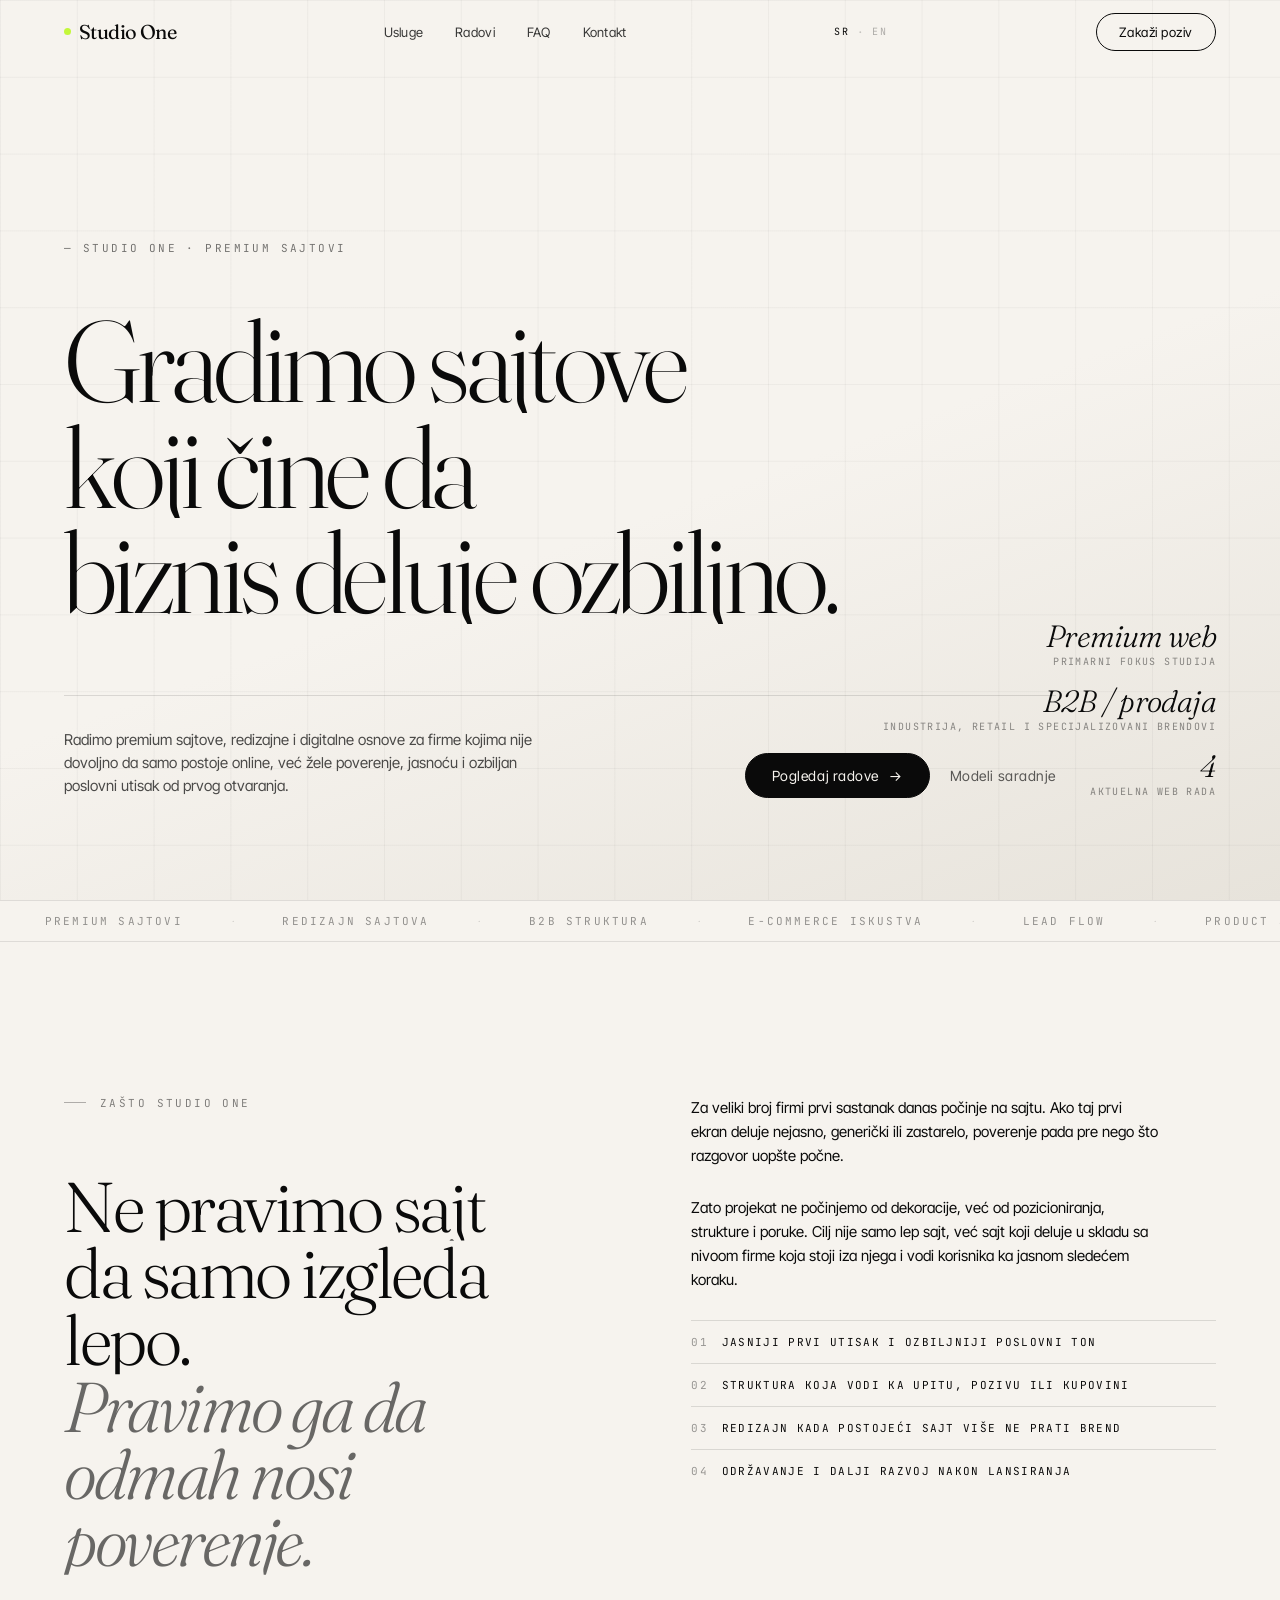
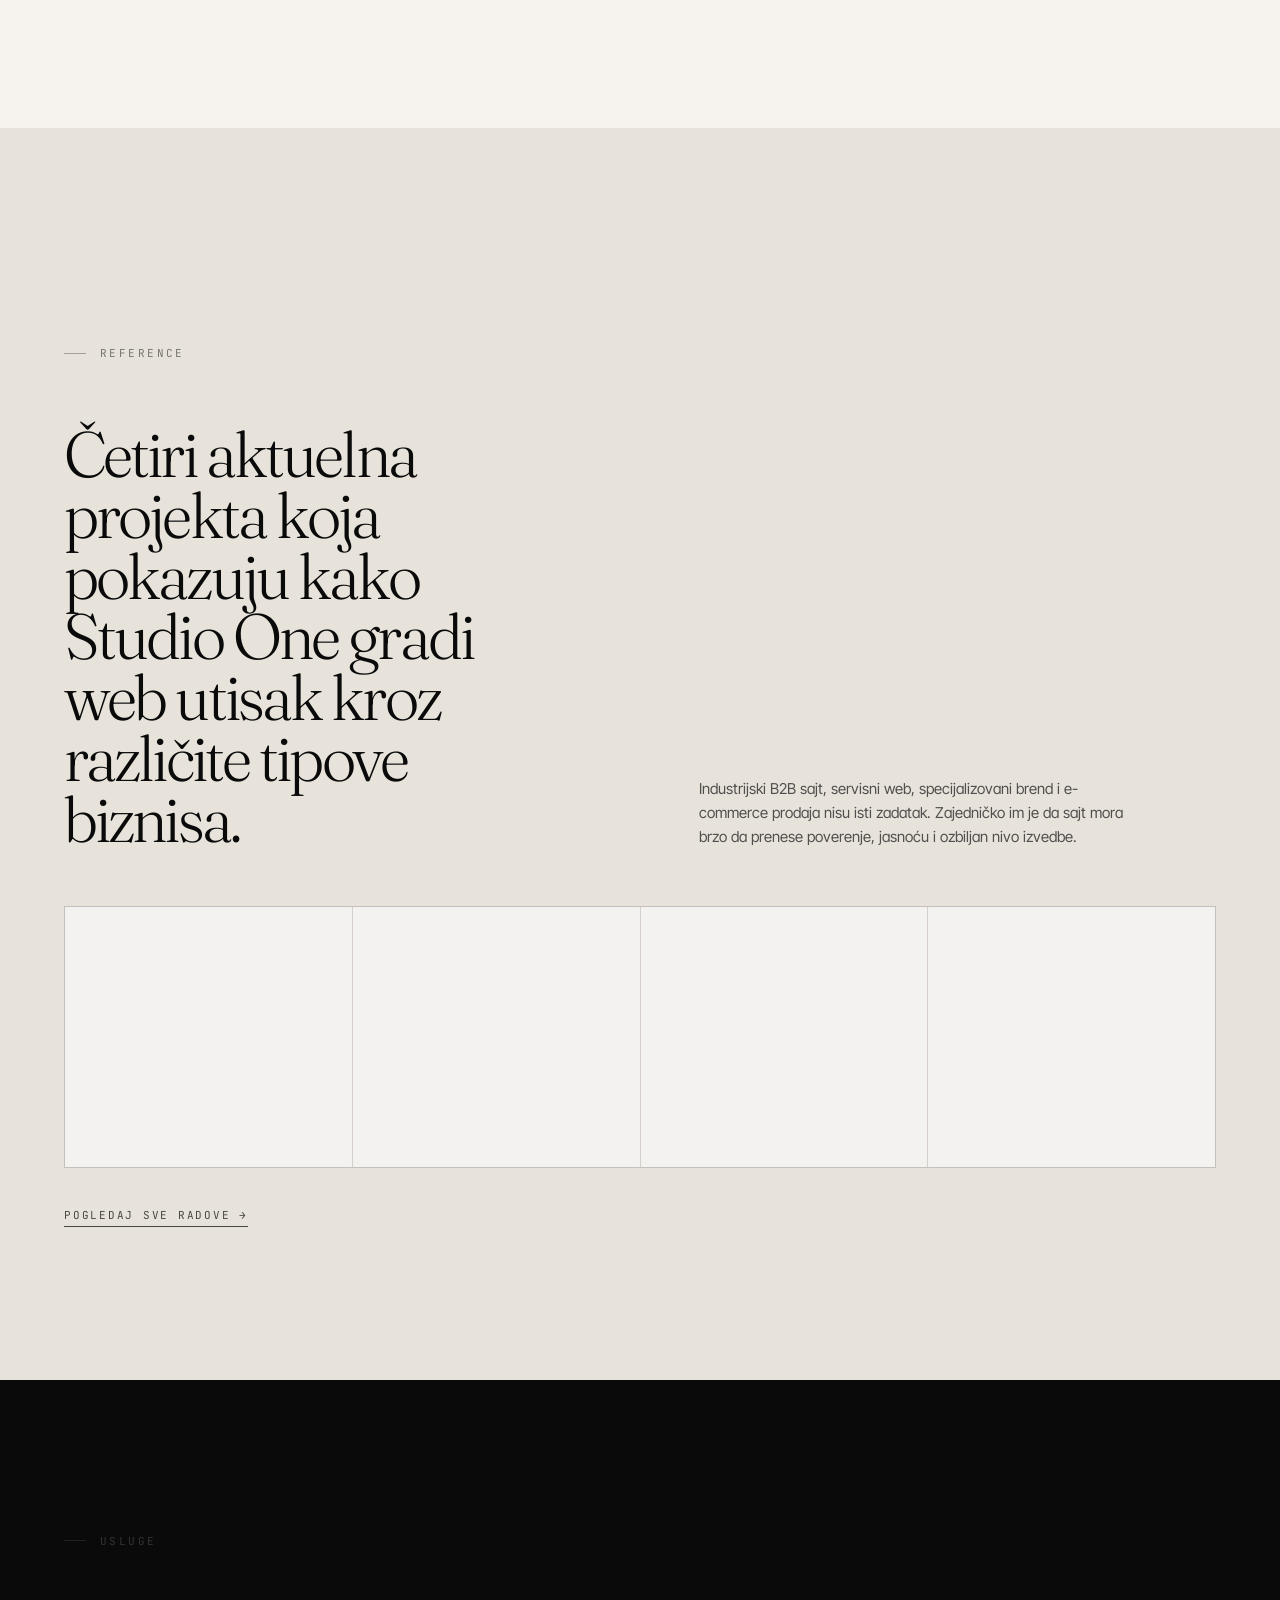
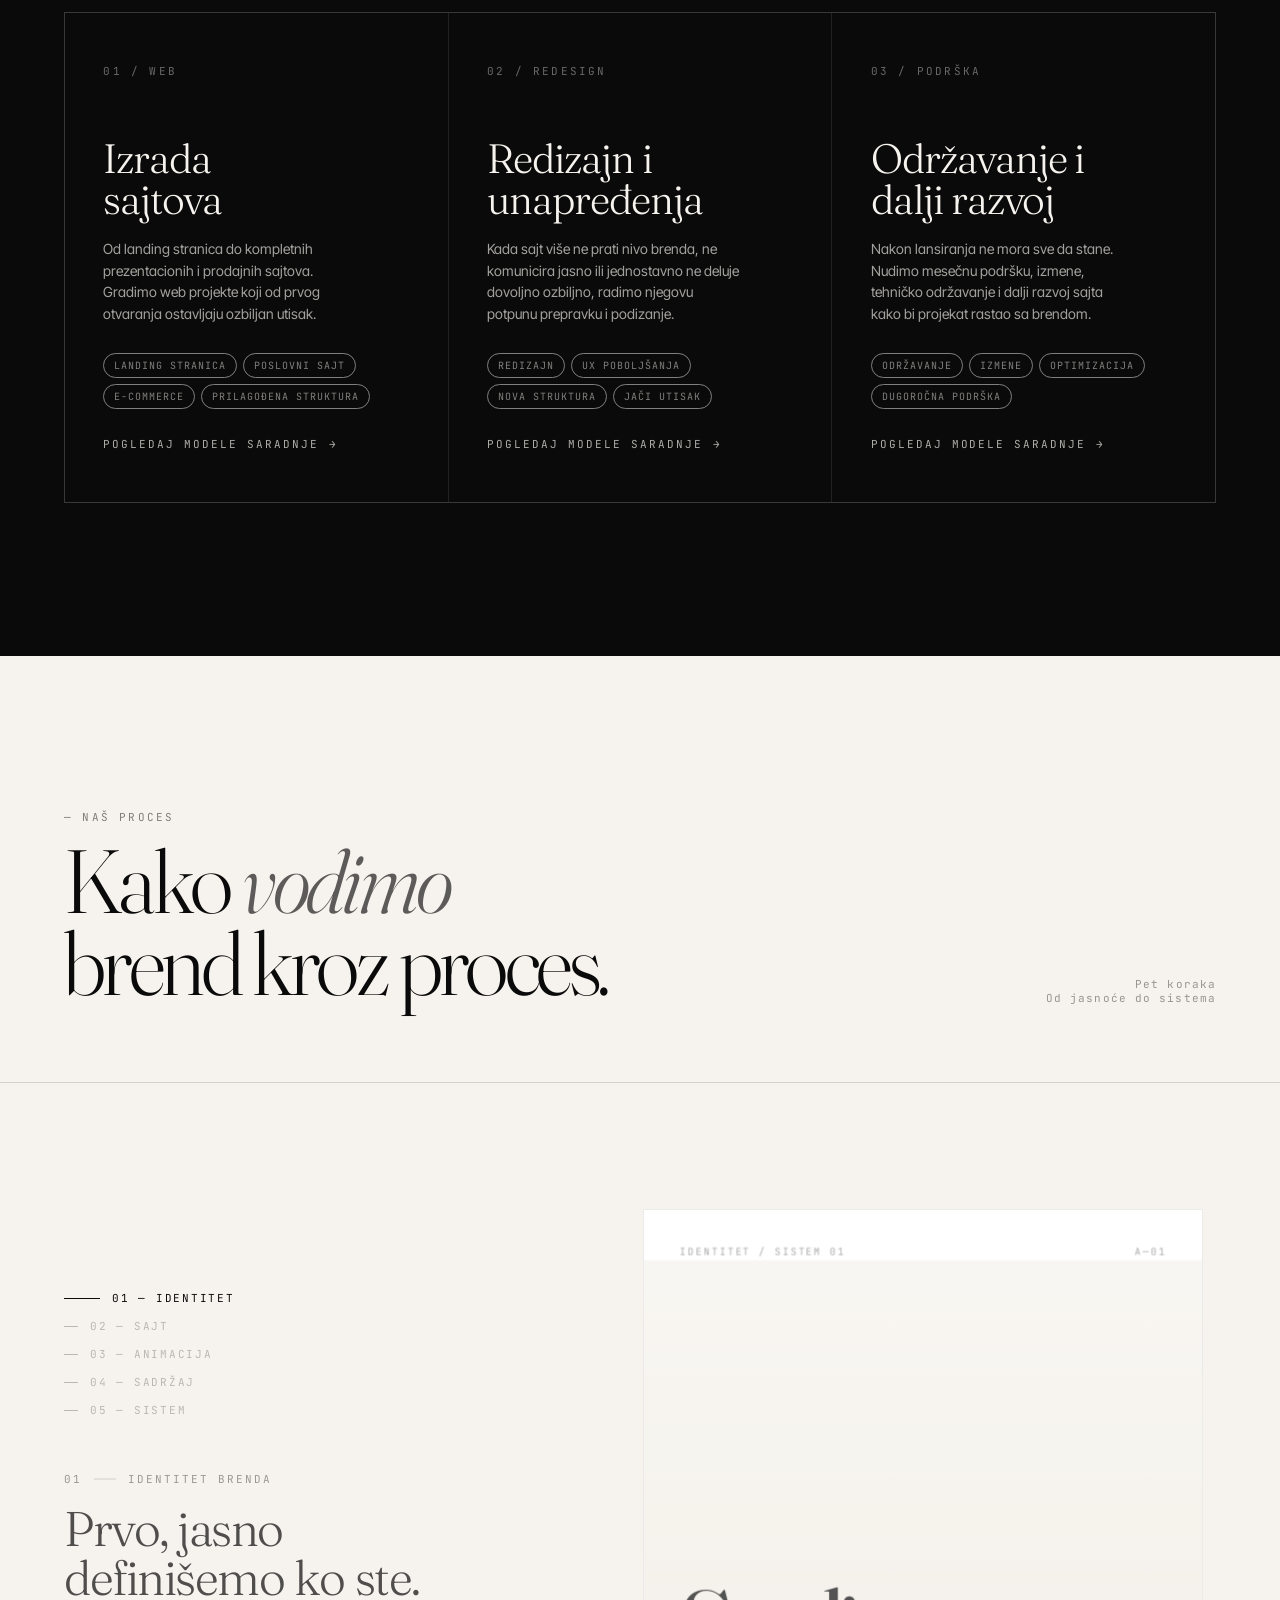
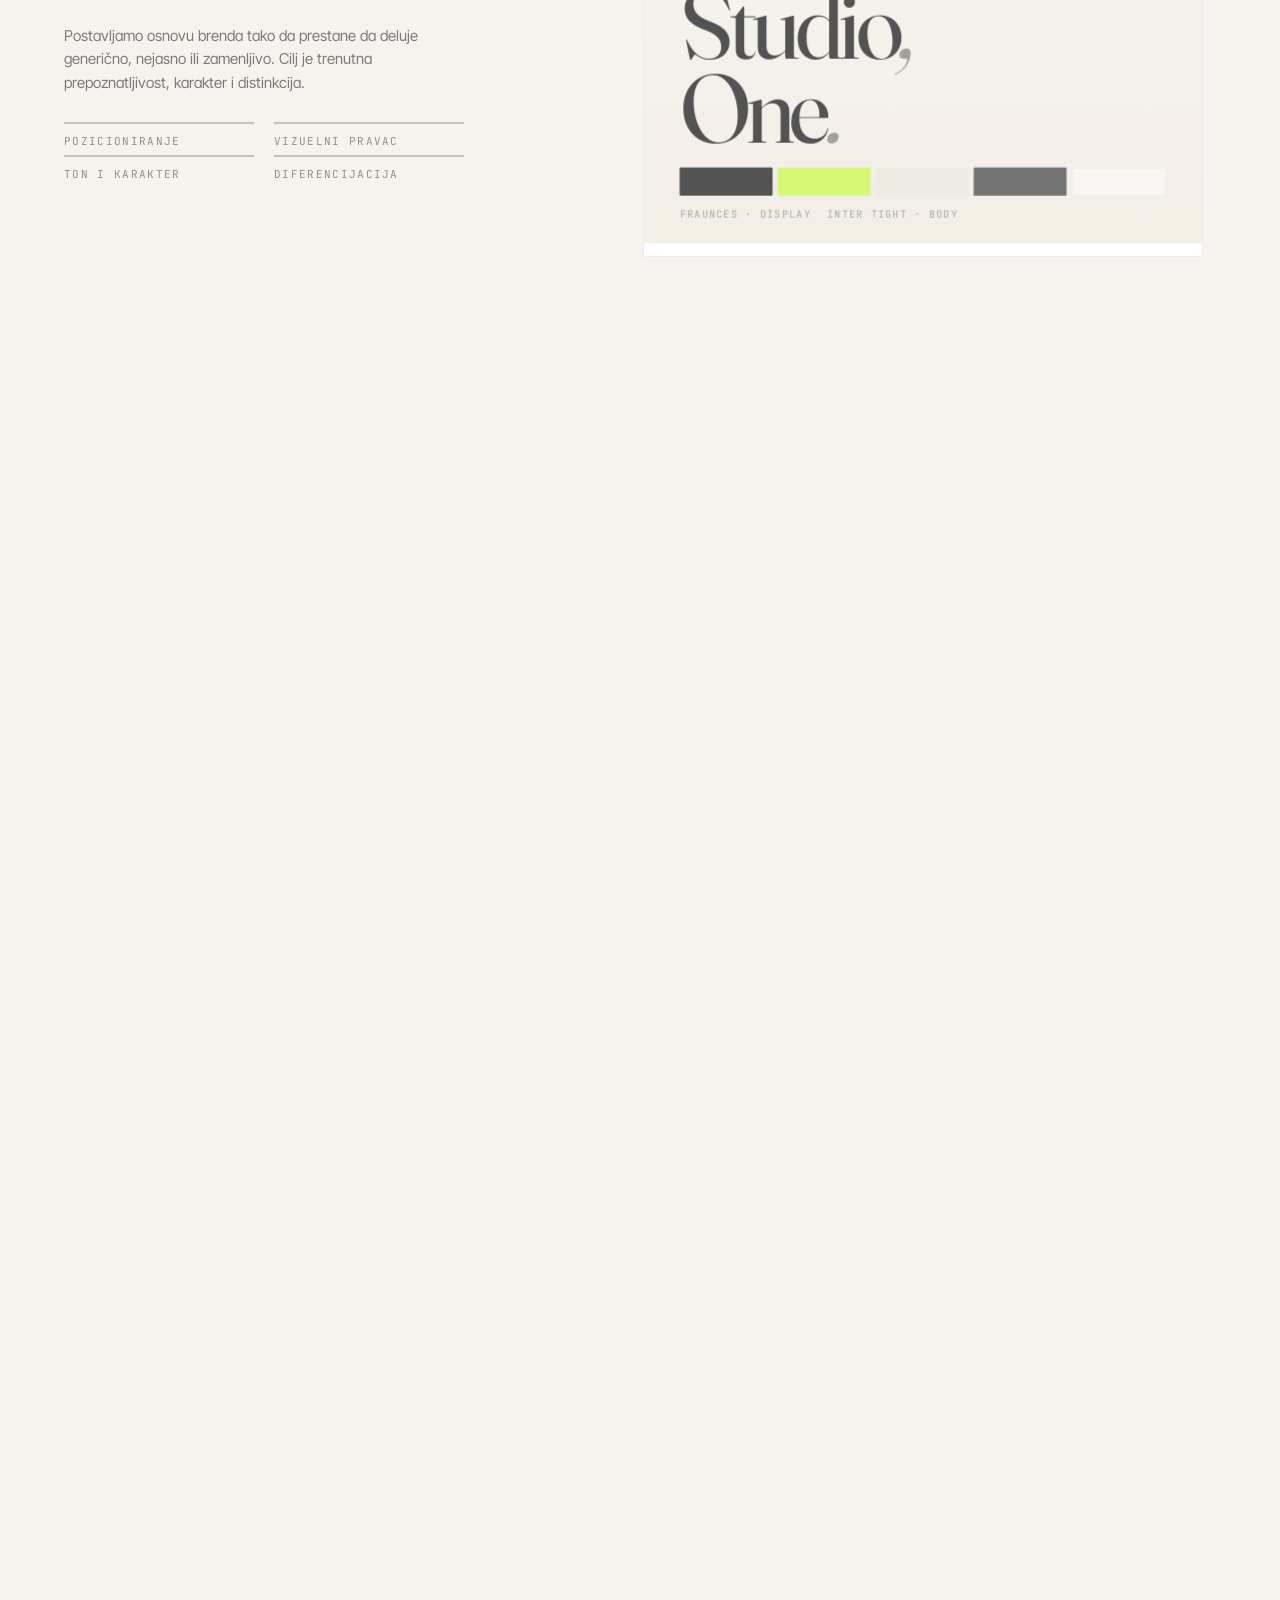
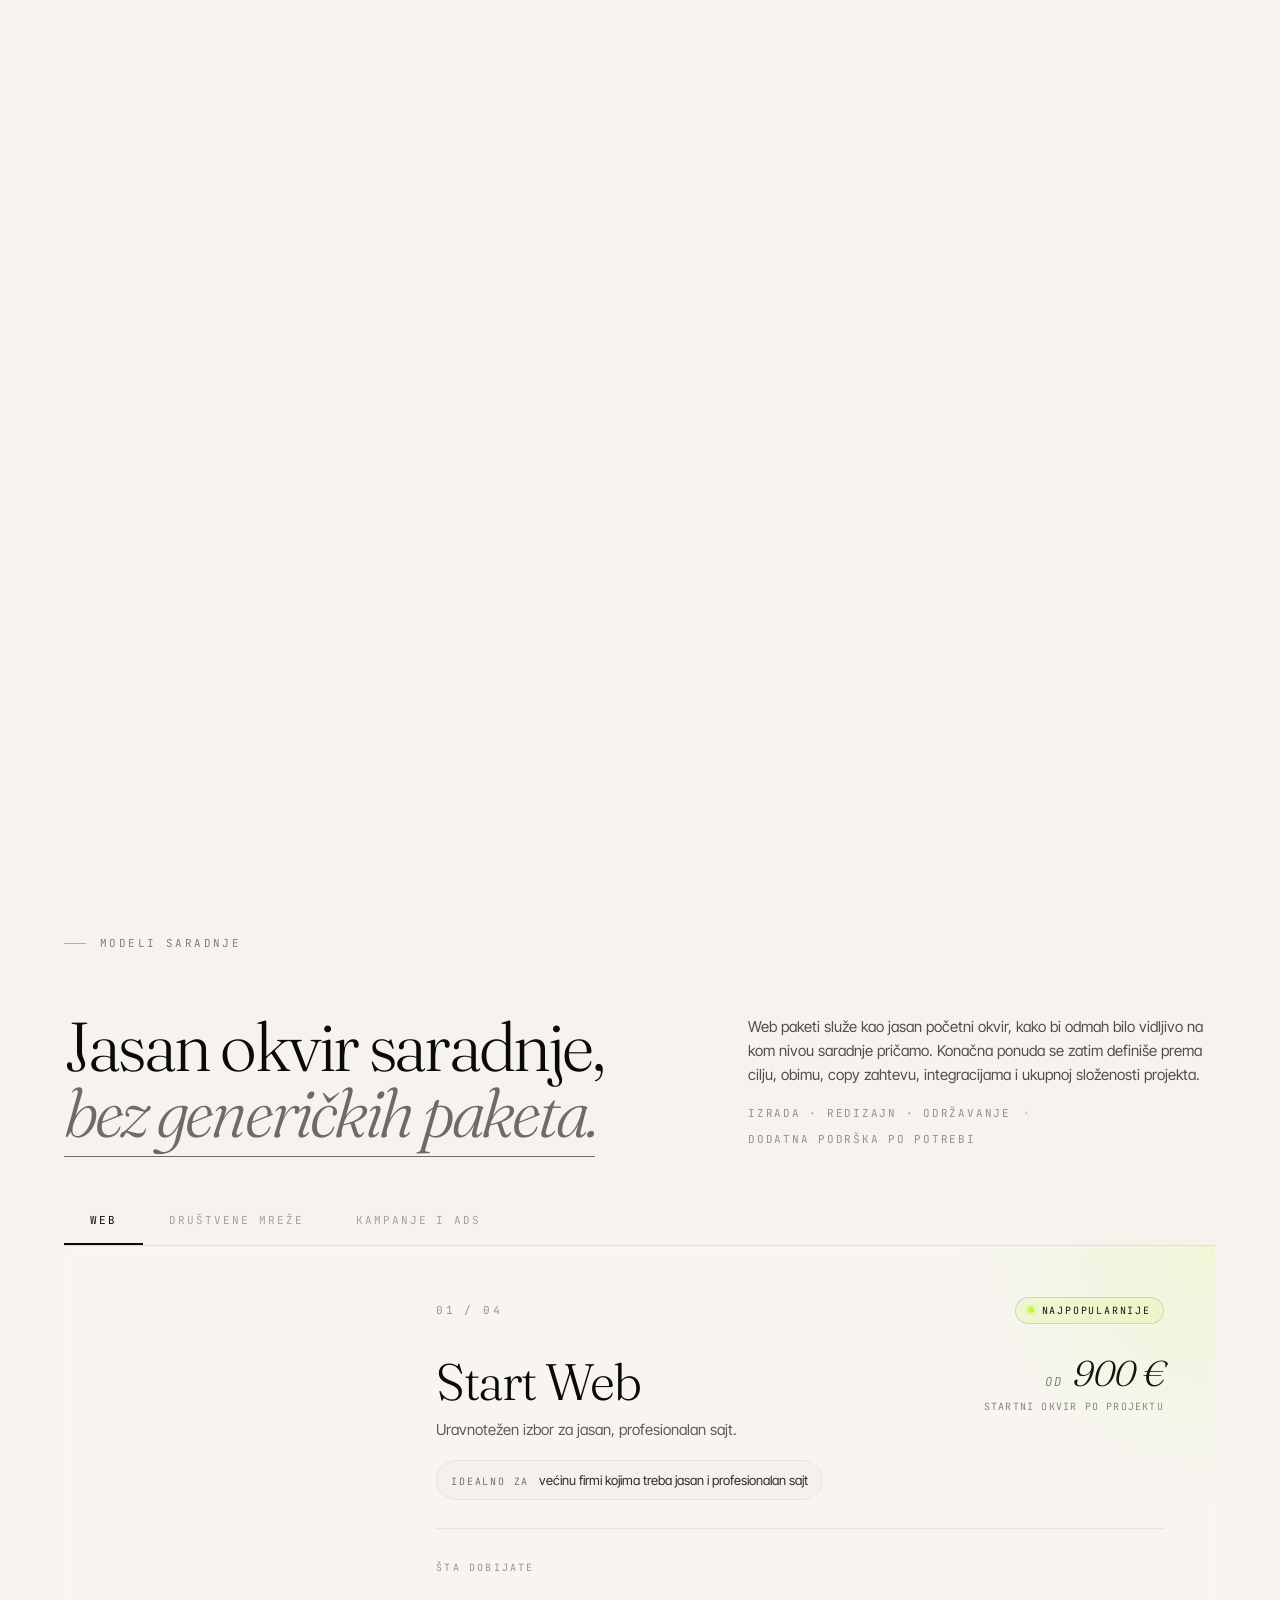
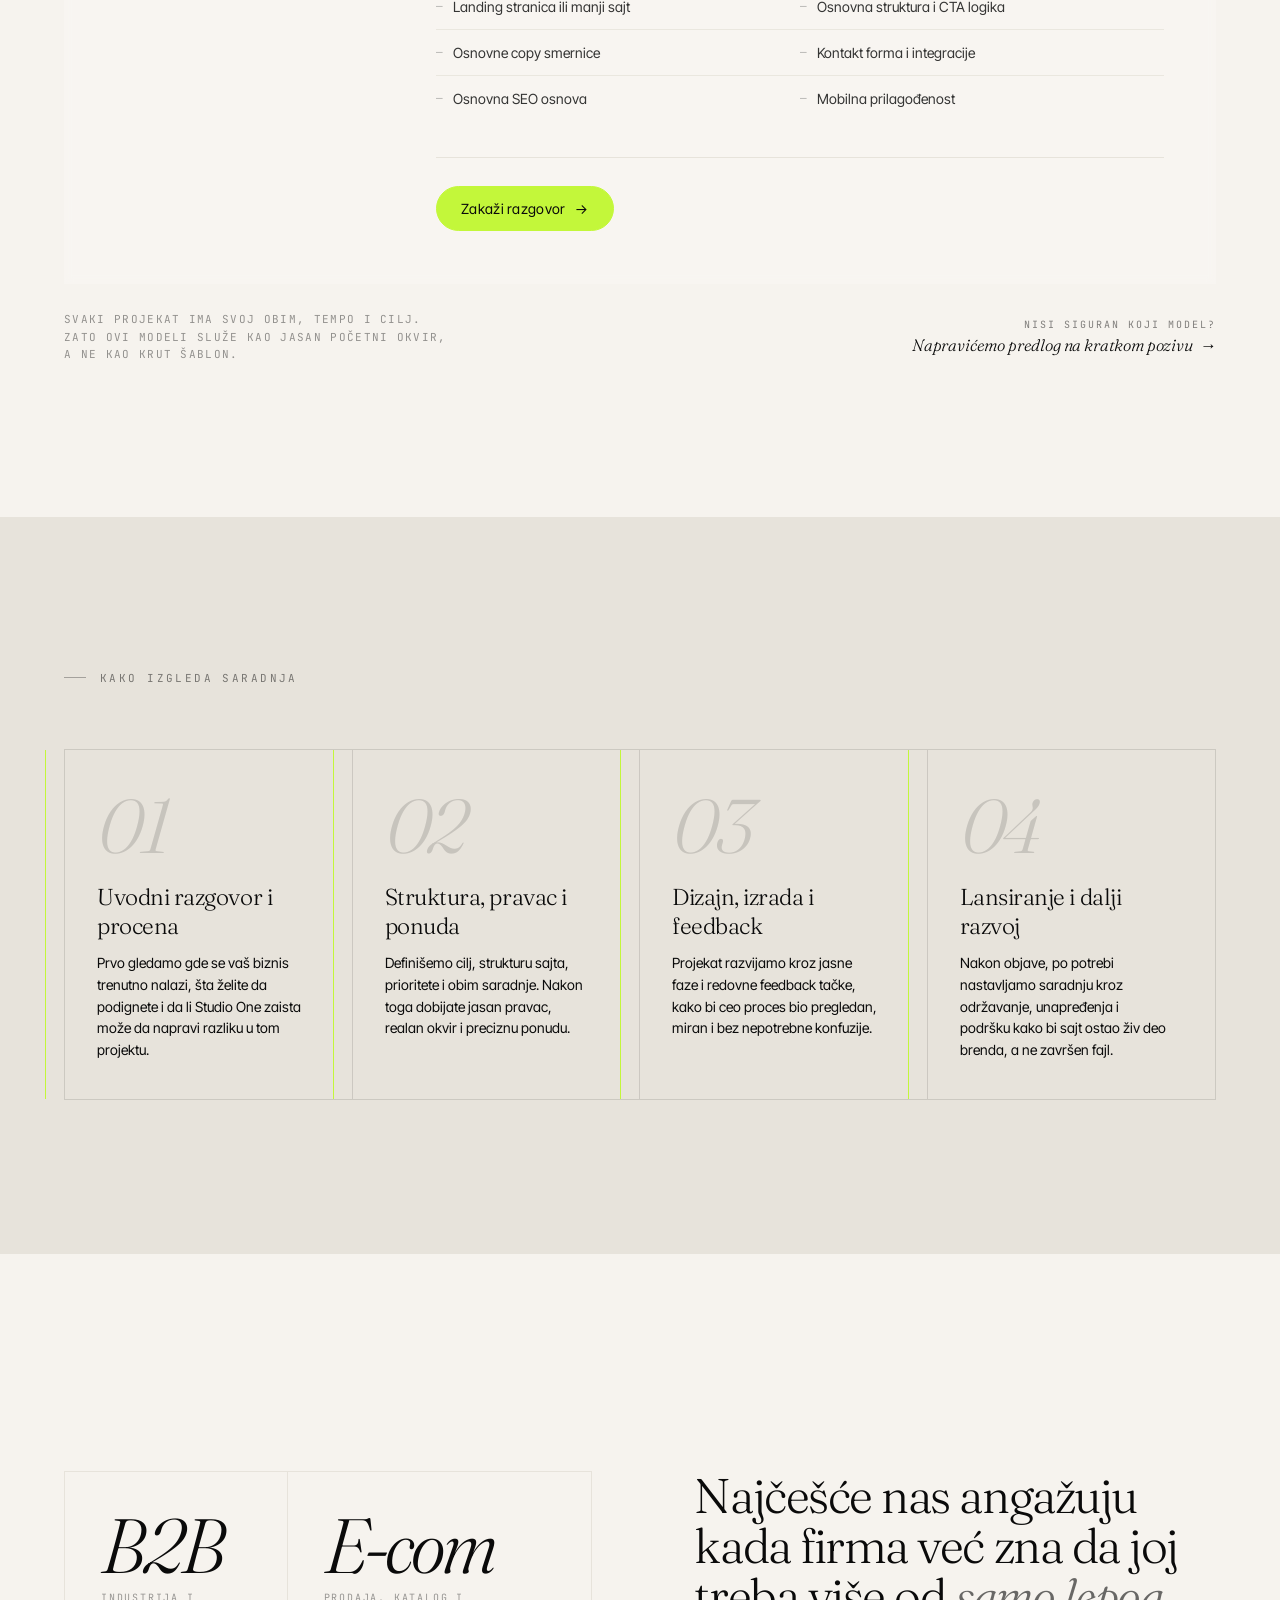
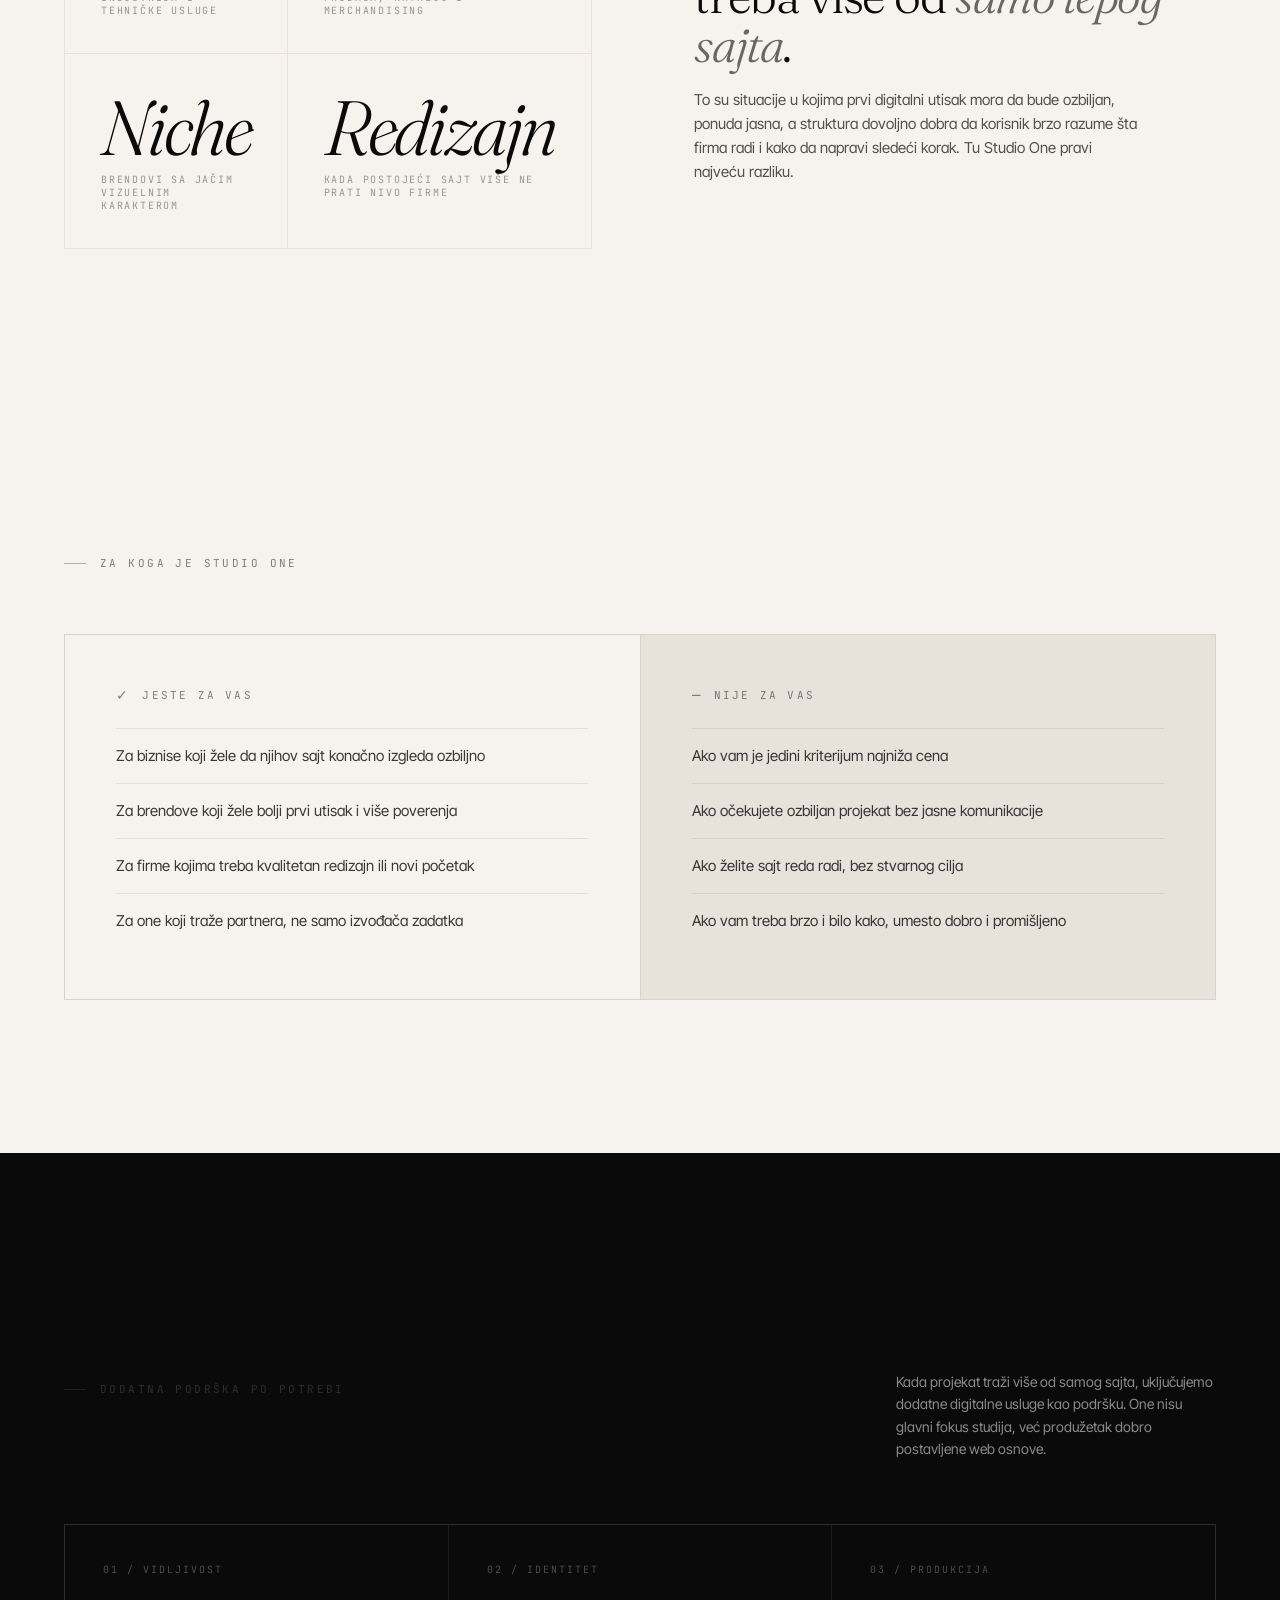
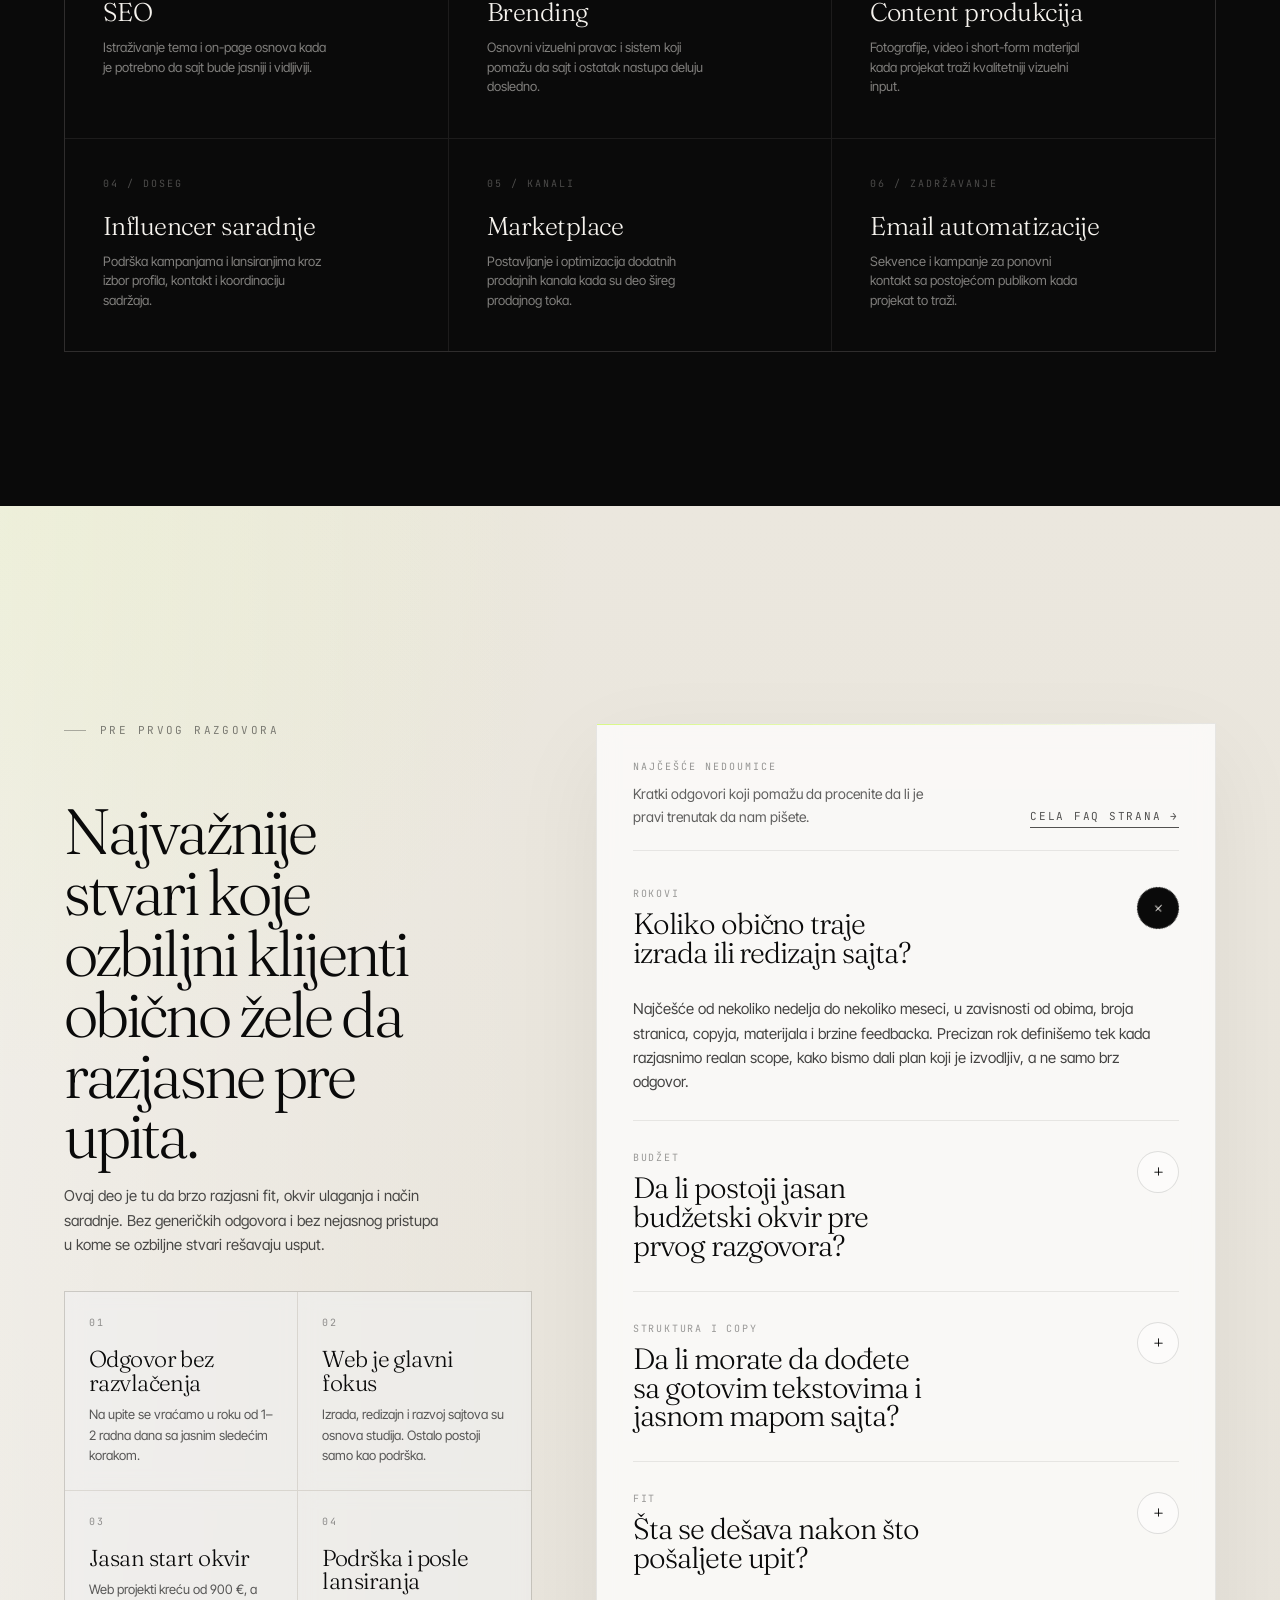
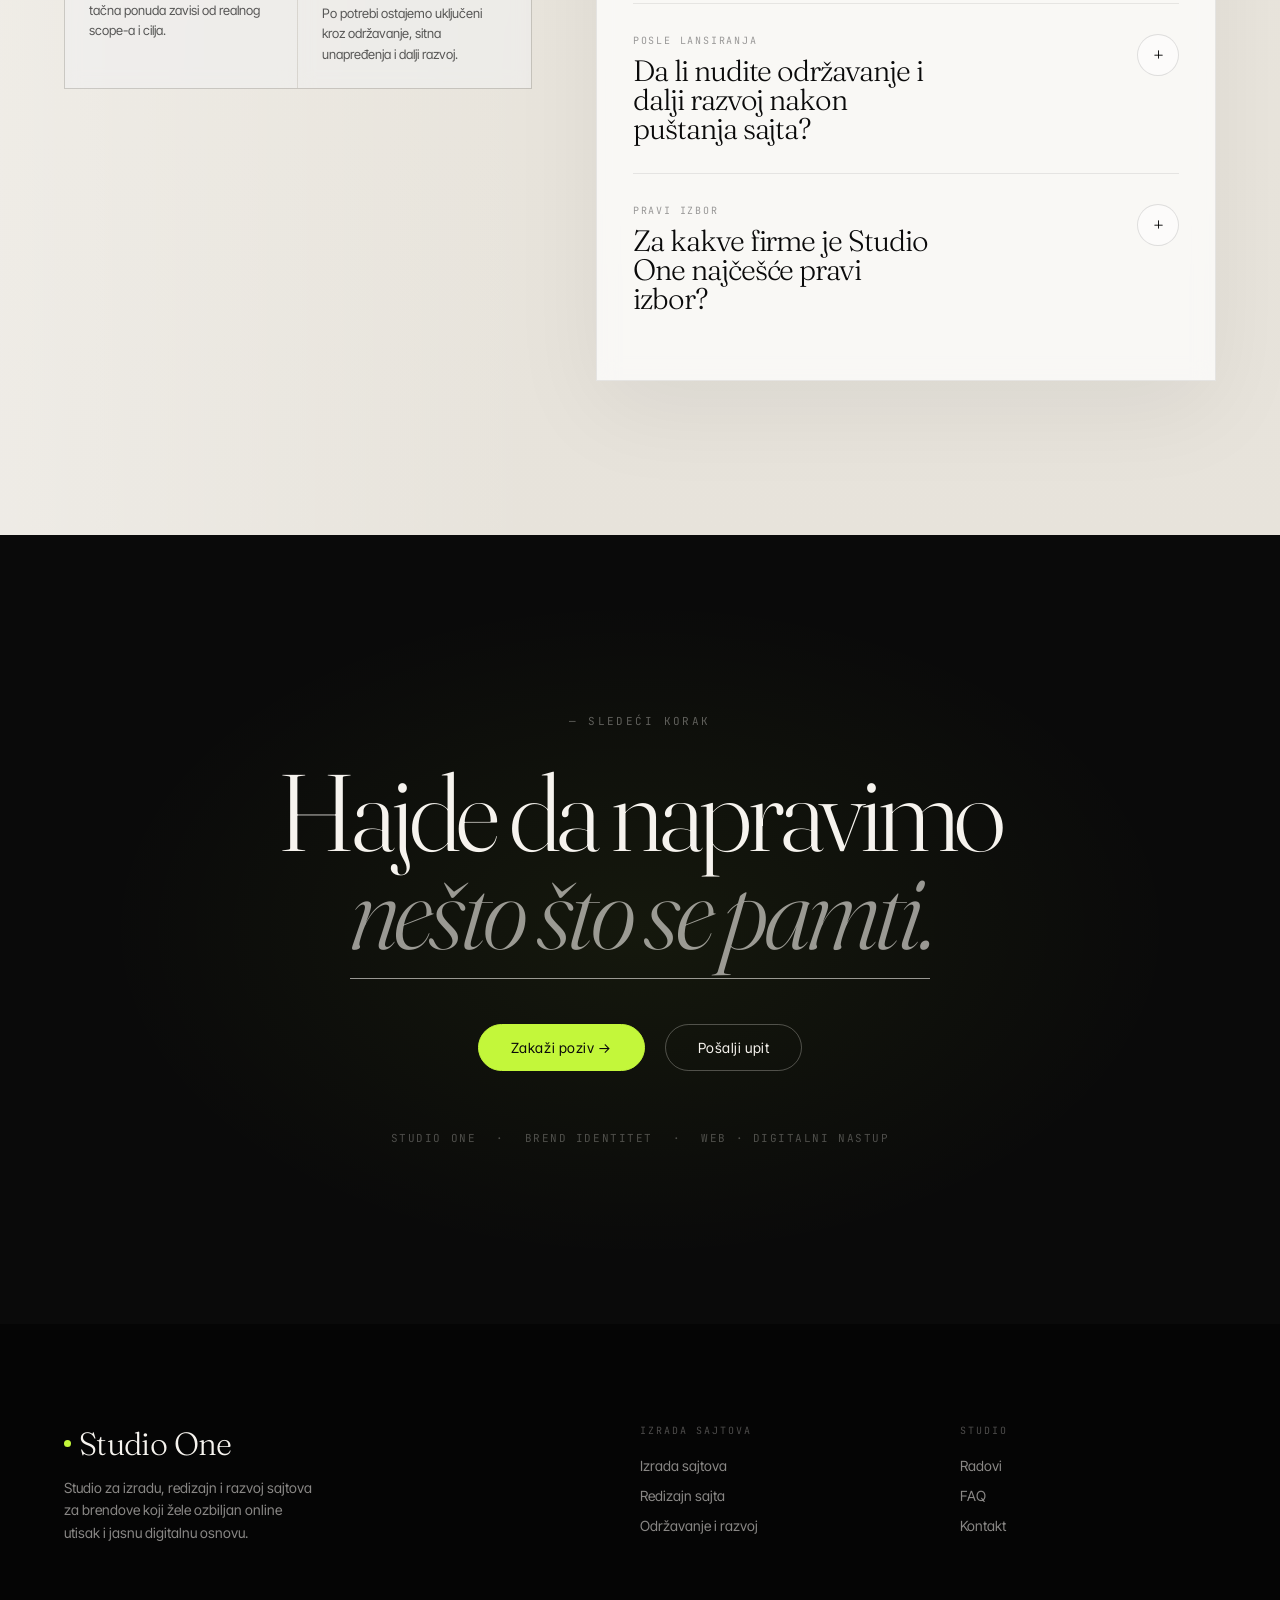
<file: index.html>
<!doctype html>
<html lang="sr">
<head>
  <meta charset="utf-8" />
  <meta name="viewport" content="width=device-width, initial-scale=1" />
  <title>Studio One — Premium web studio</title>
  <meta name="description" content="Studio One izrađuje premium sajtove i redizajne za firme koje žele ozbiljan digitalni utisak, jasnu strukturu i sajt koji podržava upit ili prodaju." />
  <link rel="canonical" href="https://studioone.rs/index.html" />
  <link rel="alternate" hreflang="sr" href="https://studioone.rs/index.html" />
  <link rel="alternate" hreflang="en" href="https://studioone.rs/en/index.html" />
  <meta property="og:title" content="Studio One — Premium web studio" />
  <meta property="og:description" content="Studio One izrađuje premium sajtove i redizajne za firme koje žele ozbiljan digitalni utisak, jasnu strukturu i sajt koji podržava upit ili prodaju." />
  <meta property="og:url" content="https://studioone.rs/index.html" />
  <meta property="og:type" content="website" />
  <meta name="twitter:card" content="summary" />
  <meta name="twitter:title" content="Studio One — Premium web studio" />
  <meta name="twitter:description" content="Studio One izrađuje premium sajtove i redizajne za firme koje žele ozbiljan digitalni utisak, jasnu strukturu i sajt koji podržava upit ili prodaju." />

  <link rel="preconnect" href="https://fonts.googleapis.com">
  <link rel="preconnect" href="https://fonts.gstatic.com" crossorigin>
  <link href="https://fonts.googleapis.com/css2?family=Fraunces:opsz,ital,wght@9..144,0,300;9..144,0,400;9..144,1,300;9..144,1,400&family=Inter+Tight:wght@300;400;500&family=JetBrains+Mono:wght@400;500&display=swap" rel="stylesheet">
  <link rel="icon" href="favicon.svg" type="image/svg+xml">

  <link rel="stylesheet" href="css/tokens.css">
  <link rel="stylesheet" href="css/base.css">
  <link rel="stylesheet" href="css/animations.css">
  <link rel="stylesheet" href="css/nav.css">
  <link rel="stylesheet" href="css/hero.css">
  <link rel="stylesheet" href="css/wwd.css">
  <link rel="stylesheet" href="css/packages.css">
  <link rel="stylesheet" href="css/services.css">
  <link rel="stylesheet" href="css/misc.css">
  <link rel="stylesheet" href="css/faq.css">
  <link rel="stylesheet" href="css/responsive.css">
</head>
<body class="page-home lang-sr">

  <!-- ── CURSOR ─────────────────────────────── -->
  <div class="c-ring" id="cRing"></div>
  <div class="c-dot"  id="cDot"></div>

  <!-- ── NAVIGATION ────────────────────────── -->
  <nav class="nav" id="nav" aria-label="Glavna navigacija">
    <a href="index.html" class="nav__logo" aria-label="Studio One — naslovna">
      <span class="nav__logo-dot" aria-hidden="true"></span>Studio One
    </a>

    <div class="nav__links">
      <a href="pages/usluge.html">Usluge</a>
      <a href="pages/radovi.html">Radovi</a>
      <a href="pages/faq.html">FAQ</a>
      <a href="pages/kontakt.html">Kontakt</a>
    </div>

    <div class="nav__lang" aria-label="Jezik">
      <span class="nav__lang-item is-active" aria-current="true">SR</span>
      <span class="nav__lang-sep" aria-hidden="true">·</span>
      <a href="en/index.html" class="nav__lang-item" hreflang="en">EN</a>
    </div>

    <a href="pages/kontakt.html" class="nav__cta" data-cursor="book">Zakaži poziv</a>

    <button
      class="nav__burger"
      id="navBurger"
      type="button"
      aria-label="Otvori meni"
      aria-expanded="false"
      aria-controls="navMobile">
      <span aria-hidden="true"></span>
      <span aria-hidden="true"></span>
      <span aria-hidden="true"></span>
    </button>
  </nav>

  <nav class="nav__mobile" id="navMobile" aria-label="Mobilni meni" aria-hidden="true">
    <a href="pages/usluge.html">Usluge</a>
    <a href="pages/radovi.html">Radovi</a>
    <a href="pages/faq.html">FAQ</a>
    <a href="pages/kontakt.html">Kontakt</a>

    <div class="nav__mobile-lang" aria-label="Jezik">
      <span class="nav__lang-item is-active" aria-current="true">SR</span>
      <span class="nav__lang-sep" aria-hidden="true">·</span>
      <a href="en/index.html" class="nav__lang-item" hreflang="en">EN</a>
    </div>

    <a href="pages/kontakt.html" class="nav__mobile-cta">Zakaži poziv →</a>
  </nav>

  <!-- ── HERO ──────────────────────────────── -->
  <section class="hero">
    <div class="hero__bg"></div>
    <div class="hero__content">
      <p class="hero__eyebrow"><span>— Studio One · Premium sajtovi</span></p>
      <h1 class="hero__headline">
        <span class="hero__line"><span>Gradimo sajtove</span></span>
        <span class="hero__line"><span>koji čine da</span></span>
        <span class="hero__line"><span>biznis deluje <em class="ul-sweep is-in">ozbiljno</em>.</span></span>
      </h1>
      <div class="hero__bottom">
        <p class="hero__sub">
          Radimo premium sajtove, redizajne i digitalne osnove za firme kojima nije dovoljno
          da samo postoje online, već žele poverenje, jasnoću i ozbiljan poslovni utisak od
          prvog otvaranja.
        </p>
        <div class="hero__actions">
          <a href="pages/radovi.html" class="btn-primary" data-cursor="book">Pogledaj radove <span class="btn-arrow">→</span></a>
          <a href="#ponude"  class="btn-ghost">Modeli saradnje</a>
        </div>
      </div>
    </div>
    <div class="hero__stats" aria-hidden="true">
      <div class="hero__stat"><span class="hero__stat-n">Premium web</span><span class="hero__stat-l">primarni fokus studija</span></div>
      <div class="hero__stat"><span class="hero__stat-n">B2B / prodaja</span><span class="hero__stat-l">industrija, retail i specijalizovani brendovi</span></div>
      <div class="hero__stat"><span class="hero__stat-n" data-count="4">4</span><span class="hero__stat-l">aktuelna web rada</span></div>
    </div>
  </section>

  <!-- ── MARQUEE ───────────────────────────── -->
  <div class="marquee" aria-hidden="true">
    <div class="marquee__track">
      <span class="marquee__i">Premium sajtovi</span><span class="marquee__s">·</span>
      <span class="marquee__i">Redizajn sajtova</span><span class="marquee__s">·</span>
      <span class="marquee__i">B2B struktura</span><span class="marquee__s">·</span>
      <span class="marquee__i">E-commerce iskustva</span><span class="marquee__s">·</span>
      <span class="marquee__i">Lead flow</span><span class="marquee__s">·</span>
      <span class="marquee__i">Product storytelling</span><span class="marquee__s">·</span>
      <span class="marquee__i">Održavanje i razvoj</span><span class="marquee__s">·</span>
      <span class="marquee__i">Dodatna digitalna podrška</span><span class="marquee__s">·</span>
      <span class="marquee__i">Premium sajtovi</span><span class="marquee__s">·</span>
      <span class="marquee__i">Redizajn sajtova</span><span class="marquee__s">·</span>
      <span class="marquee__i">B2B struktura</span><span class="marquee__s">·</span>
      <span class="marquee__i">E-commerce iskustva</span><span class="marquee__s">·</span>
      <span class="marquee__i">Lead flow</span><span class="marquee__s">·</span>
      <span class="marquee__i">Product storytelling</span><span class="marquee__s">·</span>
      <span class="marquee__i">Održavanje i razvoj</span><span class="marquee__s">·</span>
      <span class="marquee__i">Dodatna digitalna podrška</span><span class="marquee__s">·</span>
    </div>
  </div>

  <!-- ── MANIFESTO ─────────────────────────── -->
  <section class="section manifesto">
    <div class="section__inner">
      <div class="manifesto__grid">
        <div class="reveal">
          <div class="section__label">Zašto Studio One</div>
          <h2 class="manifesto__title reveal-clip">
            <span>Ne pravimo sajt</span>
            <span>da samo izgleda lepo.</span>
            <span><em>Pravimo ga da odmah nosi poverenje.</em></span>
          </h2>
        </div>
        <div class="manifesto__right">
          <p class="manifesto__body reveal-blur">
            Za veliki broj firmi prvi sastanak danas počinje na sajtu. Ako taj prvi ekran
            deluje nejasno, generički ili zastarelo, poverenje pada pre nego što razgovor
            uopšte počne.
          </p>
          <p class="manifesto__body reveal-blur reveal-d2">
            Zato projekat ne počinjemo od dekoracije, već od pozicioniranja, strukture i
            poruke. Cilj nije samo lep sajt, već sajt koji deluje u skladu sa nivoom firme
            koja stoji iza njega i vodi korisnika ka jasnom sledećem koraku.
          </p>
          <ul class="manifesto__list">
            <li data-n="01">Jasniji prvi utisak i ozbiljniji poslovni ton</li>
            <li data-n="02">Struktura koja vodi ka upitu, pozivu ili kupovini</li>
            <li data-n="03">Redizajn kada postojeći sajt više ne prati brend</li>
            <li data-n="04">Održavanje i dalji razvoj nakon lansiranja</li>
          </ul>
        </div>
      </div>
    </div>
  </section>

  <!-- ── PROOF ─────────────────────────────── -->
  <section class="section proof">
    <div class="section__inner">
      <div class="proof__head">
        <div>
          <div class="section__label">Reference</div>
          <h2 class="proof__title">Četiri aktuelna projekta koja pokazuju kako Studio One gradi web utisak kroz različite tipove biznisa.</h2>
        </div>
        <p class="proof__body">
          Industrijski B2B sajt, servisni web, specijalizovani brend i e-commerce prodaja nisu isti
          zadatak. Zajedničko im je da sajt mora brzo da prenese poverenje, jasnoću i ozbiljan
          nivo izvedbe.
        </p>
      </div>

      <div class="proof__grid">
        <article class="proof-card reveal">
          <div class="proof-card__meta">
            <span class="proof-card__name">Interplast S</span>
            <span class="proof-card__type">Industrijska plastika / B2B sajt</span>
          </div>
          <p class="proof-card__text">
            Jasna arhitektura za materijale, obradu i tehnički upit, sa fokusom na poverenje i
            brži dolazak do pravog kontakta.
          </p>
          <a href="https://interplast-s.com/" target="_blank" rel="noopener" class="proof-card__link">Otvori sajt →</a>
        </article>

        <article class="proof-card reveal reveal-d1">
          <div class="proof-card__meta">
            <span class="proof-card__name">DR-METALPLUS</span>
            <span class="proof-card__type">Mašinska obrada / servisni sajt</span>
          </div>
          <p class="proof-card__text">
            Servisni i prodajni sajt postavljen da odmah prenese stručnost, kapacitet i ozbiljan
            tehnički nastup firme.
          </p>
          <a href="https://dr-metalplus.com/" target="_blank" rel="noopener" class="proof-card__link">Otvori sajt →</a>
        </article>

        <article class="proof-card reveal reveal-d2">
          <div class="proof-card__meta">
            <span class="proof-card__name">Posterium</span>
            <span class="proof-card__type">Automotive art / online prodaja</span>
          </div>
          <p class="proof-card__text">
            Premium e-commerce osećaj za specijalizovani brend, sa fokusom na priču proizvoda,
            izbor proizvoda i čist prodajni tok.
          </p>
          <a href="https://posteriumin.com/en" target="_blank" rel="noopener" class="proof-card__link">Otvori sajt →</a>
        </article>

        <article class="proof-card reveal reveal-d3">
          <div class="proof-card__meta">
            <span class="proof-card__name">EDC Satovi</span>
            <span class="proof-card__type">Online retail / e-commerce</span>
          </div>
          <p class="proof-card__text">
            Web shop sa fokusom na merchandising, jasniji izbor proizvoda i osećaj kupovine koji
            deluje sigurnije i kvalitetnije.
          </p>
          <a href="https://edcsatovishop.com/" target="_blank" rel="noopener" class="proof-card__link">Otvori sajt →</a>
        </article>
      </div>

      <a href="pages/radovi.html" class="proof__cta">Pogledaj sve radove →</a>
    </div>
  </section>

  <!-- ── SERVICES ──────────────────────────── -->
  <section class="section services" id="usluge">
    <div class="section__inner">
      <div class="section__label" style="color:rgba(246,243,238,.35)">Usluge</div>
      <div class="services__grid">

        <div class="svc-card reveal" data-cursor="details">
          <div class="svc-card__n">01 / Web</div>
          <div class="svc-card__name">Izrada<br>sajtova</div>
          <p class="svc-card__desc">
            Od landing stranica do kompletnih prezentacionih i prodajnih sajtova.
            Gradimo web projekte koji od prvog otvaranja ostavljaju ozbiljan utisak.
          </p>
          <div class="svc-card__tags">
            <span>Landing stranica</span><span>Poslovni sajt</span>
            <span>E-commerce</span><span>Prilagođena struktura</span>
          </div>
          <a href="#ponude" class="svc-card__link">Pogledaj modele saradnje</a>
        </div>

        <div class="svc-card reveal reveal-d2" data-cursor="details">
          <div class="svc-card__n">02 / Redesign</div>
          <div class="svc-card__name">Redizajn i<br>unapređenja</div>
          <p class="svc-card__desc">
            Kada sajt više ne prati nivo brenda, ne komunicira jasno ili jednostavno ne
            deluje dovoljno ozbiljno, radimo njegovu potpunu prepravku i podizanje.
          </p>
          <div class="svc-card__tags">
            <span>Redizajn</span><span>UX poboljšanja</span>
            <span>Nova struktura</span><span>Jači utisak</span>
          </div>
          <a href="#ponude" class="svc-card__link">Pogledaj modele saradnje</a>
        </div>

        <div class="svc-card reveal reveal-d3" data-cursor="details">
          <div class="svc-card__n">03 / Podrška</div>
          <div class="svc-card__name">Održavanje i<br>dalji razvoj</div>
          <p class="svc-card__desc">
            Nakon lansiranja ne mora sve da stane. Nudimo mesečnu podršku, izmene,
            tehničko održavanje i dalji razvoj sajta kako bi projekat rastao sa brendom.
          </p>
          <div class="svc-card__tags">
            <span>Održavanje</span><span>Izmene</span>
            <span>Optimizacija</span><span>Dugoročna podrška</span>
          </div>
          <a href="#ponude" class="svc-card__link">Pogledaj modele saradnje</a>
        </div>

      </div>
    </div>
  </section>

  <!-- ── WHAT WE DO (moved here) ──────────── -->
  <section class="wwd" id="paketi" aria-labelledby="wwdIntroTitle">
    <!-- Intro scrolls normally -->
    <div class="wwd__intro section__inner">
      <div>
        <div class="wwd__intro-label">— Naš proces</div>
        <h2 class="wwd__intro-title" id="wwdIntroTitle">Kako <em>vodimo</em><br>brend kroz proces.</h2>
      </div>
      <div class="wwd__intro-meta">Pet koraka<br>Od jasnoće do sistema</div>
    </div>

    <!-- Sticky scroll driver -->
    <div class="wwd-outer" id="wwdOuter">
      <div class="wwd-sticky" id="wwdSticky">

        <!-- LEFT: nav + panels -->
        <div class="wwd-left">
          <nav class="wwd__dots" id="wwdDots">
            <button class="wwd__dot is-active" data-step="1"><span class="wwd__dot-line"></span>01 — Identitet</button>
            <button class="wwd__dot" data-step="2"><span class="wwd__dot-line"></span>02 — Sajt</button>
            <button class="wwd__dot" data-step="3"><span class="wwd__dot-line"></span>03 — Animacija</button>
            <button class="wwd__dot" data-step="4"><span class="wwd__dot-line"></span>04 — Sadržaj</button>
            <button class="wwd__dot" data-step="5"><span class="wwd__dot-line"></span>05 — Sistem</button>
          </nav>

          <div class="wwd__panels">
            <article class="wwd__panel is-active" data-panel="1">
              <div class="wwd__step-tag">01 <span></span> Identitet brenda</div>
              <h3 class="wwd__panel-title">Prvo, jasno<br>definišemo ko ste.</h3>
              <p class="wwd__panel-body">Postavljamo osnovu brenda tako da prestane da deluje generično, nejasno ili zamenljivo. Cilj je trenutna prepoznatljivost, karakter i distinkcija.</p>
              <ul class="wwd__micro">
                <li>Pozicioniranje</li><li>Vizuelni pravac</li>
                <li>Ton i karakter</li><li>Diferencijacija</li>
              </ul>
            </article>

            <article class="wwd__panel" data-panel="2">
              <div class="wwd__step-tag">02 <span></span> Digitalni prvi utisak</div>
              <h3 class="wwd__panel-title">Zatim oblikujemo<br>prvi utisak.</h3>
              <p class="wwd__panel-body">Sajt nije samo informacija. To je trenutak kada posetilac odlučuje da li vaš brend deluje pouzdano, relevantno, premijum — i vredno njihove pažnje.</p>
              <ul class="wwd__micro">
                <li>Struktura homepagea</li><li>Hijerarhija</li>
                <li>Korisnički tok</li><li>Premium kompozicija</li>
              </ul>
            </article>

            <article class="wwd__panel" data-panel="3">
              <div class="wwd__step-tag">03 <span></span> Animacija sa svrhom</div>
              <h3 class="wwd__panel-title">Koristimo animaciju<br>da vodimo pažnju.</h3>
              <p class="wwd__panel-body">Animacija nikad ne sme biti dekorativna ili haotična. Treba da podrži jasnoću, stvori ritam i oseti se kao namera — ne kao efekat radi efekta.</p>
              <ul class="wwd__micro">
                <li>Reveal animacije</li><li>Hover stanja</li>
                <li>Scroll ponašanje</li><li>Vizuelni ritam</li>
              </ul>
            </article>

            <article class="wwd__panel" data-panel="4">
              <div class="wwd__step-tag">04 <span></span> Sadržaj i dizajn</div>
              <h3 class="wwd__panel-title">Dizajn i poruka<br>moraju zajedno.</h3>
              <p class="wwd__panel-body">Lep vizual bez jasne komunikacije nikad nije dovoljno. Usklađujemo copy, hijerarhiju i dizajn tako da vrednost postane očigledna brzo i prirodno.</p>
              <ul class="wwd__micro">
                <li>Struktura teksta</li><li>CTA tok</li>
                <li>Čitljivost</li><li>Konverzijska jasnoća</li>
              </ul>
            </article>

            <article class="wwd__panel" data-panel="5">
              <div class="wwd__step-tag">05 <span></span> Sistem</div>
              <h3 class="wwd__panel-title">Na kraju, pretvaramo<br>to u sistem.</h3>
              <p class="wwd__panel-body">Ne gradimo izolovane ekrane. Gradimo dizajn sistem koji raste sa brendom i ostaje dosledan kroz sajt, kampanje i budući sadržaj.</p>
              <ul class="wwd__micro">
                <li>Modularne sekcije</li><li>Responzivna logika</li>
                <li>Skalabilni identitet</li><li>Dugoročna doslednost</li>
              </ul>
            </article>
          </div>
        </div>

        <!-- RIGHT: visuals -->
        <div class="wwd-right">
          <div class="wwd__visuals" id="wwdVisuals">

            <div class="wwd__vis is-active" data-vis="1">
              <div class="wwd__vis-meta"><span>Identitet / Sistem 01</span><span>A—01</span></div>
              <div class="wwd-vis-v1">
                <div class="v1__mark">Studio<em>,</em><br>One<em>.</em></div>
                <div class="v1__palette"><span></span><span></span><span></span><span></span><span></span></div>
                <div class="v1__spec"><span>Fraunces · Display</span><span>Inter Tight · Body</span></div>
              </div>
            </div>

            <div class="wwd__vis" data-vis="2">
              <div class="wwd__vis-meta"><span>Web / Hero kompozicija</span><span>B—02</span></div>
              <div class="wwd-vis-v2">
                <div class="v2__browser">
                  <div class="v2__bar"><i></i><i></i><i></i><span>studioone.rs</span></div>
                  <div class="v2__navbar"><span>Studio One</span><span class="v2__links"><b>Usluge</b><b>Galerija</b><b>Kontakt</b></span><span>Zakaži →</span></div>
                  <div class="v2__hero">
                    <h3>Gradimo nastup koji <em>ima smisla</em>.</h3>
                    <div class="v2__foot"><span>— Studio One</span><span class="v2__cta">Zakaži →</span></div>
                  </div>
                </div>
              </div>
            </div>

            <div class="wwd__vis wwd__vis--dark" data-vis="3">
              <div class="wwd__vis-meta"><span>Pokret / Kadrovi</span><span>C—03</span></div>
              <div class="wwd-vis-v3">
                <div class="v3__grid">
                  <div class="v3__frame" data-t="F01"><div class="v3__dot"></div></div>
                  <div class="v3__frame" data-t="F02"><div class="v3__dot v3__dot--sm"></div></div>
                  <div class="v3__frame" data-t="F03"><div class="v3__dot v3__dot--fade"></div></div>
                  <div class="v3__frame" data-t="F04"><div class="v3__dot v3__dot--ring"></div></div>
                  <div class="v3__frame" data-t="F05"><div class="v3__dot v3__dot--line"></div></div>
                  <div class="v3__frame" data-t="F06"><div class="v3__dot v3__dot--rect"></div></div>
                </div>
                <div class="v3__tl"><div class="v3__tl-bar"></div></div>
                <div class="v3__tl-labels"><span>00:00</span><span>ease-out · 900ms</span><span>00:02</span></div>
              </div>
            </div>

            <div class="wwd__vis" data-vis="4">
              <div class="wwd__vis-meta"><span>Editorial / Long-form</span><span>D—04</span></div>
              <div class="wwd-vis-v4">
                <div class="v4__eye">— Poglavlje III</div>
                <h3 class="v4__lede">Jasnoća je <em>najkraći put</em> od namere do akcije.</h3>
                <div class="v4__cols">
                  <p>Copy nije dekoracija. Nosi težinu odluke — šta kliknuti, čemu verovati, šta pamtiti.</p>
                  <p>Hijerarhija drži prostor. Ritam čini čitanje lakim. Oba moraju biti dizajnirana.</p>
                </div>
                <div class="v4__foot"><span>Pogledaj studiju slučaja</span><span class="v4__btn">Otvori →</span></div>
              </div>
            </div>

            <div class="wwd__vis" data-vis="5">
              <div class="wwd__vis-meta"><span>Sistem / Responzivni set</span><span>E—05</span></div>
              <div class="wwd-vis-v5">
                <div class="v5__set">
                  <div class="v5__desk">
                    <div class="v5__tbar"><i></i><i></i><i></i></div>
                    <div class="v5__body">
                      <div class="v5__h">Izgrađeno za rast.</div>
                      <div class="v5__b w60"></div><div class="v5__b w40"></div>
                      <div class="v5__media"></div>
                    </div>
                  </div>
                  <div class="v5__mob">
                    <div class="v5__tbar"><i></i></div>
                    <div class="v5__body">
                      <div class="v5__h">Rast.</div>
                      <div class="v5__b w60"></div>
                      <div class="v5__media"></div>
                    </div>
                  </div>
                </div>
                <div class="v5__tokens"><span>Tokeni · 48</span><span>Komponente · 24</span><span>Breakpoints · 4</span></div>
              </div>
            </div>

          </div>
        </div>
      </div>
    </div>
  </section>

  <!-- ── OFFERS / PRICING ───────────────────── -->
  <section class="section packages" id="ponude">
    <div class="section__inner">
      <div class="section__label">Modeli saradnje</div>

      <div class="packages__top reveal">
        <div>
          <h2 class="packages__title">Jasan okvir saradnje,<br><em class="ul-sweep">bez generičkih paketa.</em></h2>
        </div>
        <div class="packages__copy">
          <p class="packages__body">
            Web paketi služe kao jasan početni okvir, kako bi odmah bilo vidljivo na kom
            nivou saradnje pričamo. Konačna ponuda se zatim definiše prema cilju, obimu,
            copy zahtevu, integracijama i ukupnoj složenosti projekta.
          </p>
          <div class="packages__meta">Izrada · Redizajn · Održavanje <span>•</span> Dodatna podrška po potrebi</div>
        </div>
      </div>

      <div class="pkg-cats reveal reveal-d1" role="tablist" aria-label="Kategorije ponuda">
        <button class="pkg-cat is-active" data-cat="web" role="tab" aria-selected="true">Web</button>
        <button class="pkg-cat" data-cat="social" role="tab" aria-selected="false">Društvene mreže</button>
        <button class="pkg-cat" data-cat="ads" role="tab" aria-selected="false">Kampanje i ads</button>
      </div>

      <div class="pkg-layout reveal reveal-d2">
        <div class="pkg-sel" id="pkgSel" aria-label="Lista paketa"></div>
        <div class="pkg-detail" id="pkgDetail" aria-live="polite"></div>
      </div>

      <div class="pkg-outro reveal reveal-d3">
        <p class="pkg-note">
          Svaki projekat ima svoj obim, tempo i cilj. Zato ovi modeli služe kao jasan
          početni okvir, a ne kao krut šablon.
        </p>
        <a href="pages/kontakt.html" class="pkg-help" data-cursor="book">
          <span class="pkg-help__eyebrow">Nisi siguran koji model?</span>
          <span class="pkg-help__label">Napravićemo predlog na kratkom pozivu <span class="pkg-help__arrow">→</span></span>
        </a>
      </div>
    </div>
  </section>

  <!-- ── PROCESS ────────────────────────────── -->
  <section class="section process" id="proces">
    <div class="section__inner">
      <div class="section__label">Kako izgleda saradnja</div>
      <div class="process__grid">
        <div class="process__step reveal reveal-line">
          <div class="process__n">01</div>
          <h3 class="process__title">Uvodni razgovor i procena</h3>
          <p class="process__body reveal-blur reveal-d2">
            Prvo gledamo gde se vaš biznis trenutno nalazi, šta želite da podignete i da
            li Studio One zaista može da napravi razliku u tom projektu.
          </p>
        </div>
        <div class="process__step reveal reveal-line reveal-d1">
          <div class="process__n">02</div>
          <h3 class="process__title">Struktura, pravac i ponuda</h3>
          <p class="process__body reveal-blur reveal-d3">
            Definišemo cilj, strukturu sajta, prioritete i obim saradnje. Nakon toga
            dobijate jasan pravac, realan okvir i preciznu ponudu.
          </p>
        </div>
        <div class="process__step reveal reveal-line reveal-d2">
          <div class="process__n">03</div>
          <h3 class="process__title">Dizajn, izrada i feedback</h3>
          <p class="process__body reveal-blur reveal-d4">
            Projekat razvijamo kroz jasne faze i redovne feedback tačke, kako bi ceo
            proces bio pregledan, miran i bez nepotrebne konfuzije.
          </p>
        </div>
        <div class="process__step reveal reveal-line reveal-d3">
          <div class="process__n">04</div>
          <h3 class="process__title">Lansiranje i dalji razvoj</h3>
          <p class="process__body reveal-blur reveal-d5">
            Nakon objave, po potrebi nastavljamo saradnju kroz održavanje, unapređenja i
            podršku kako bi sajt ostao živ deo brenda, a ne završen fajl.
          </p>
        </div>
      </div>
    </div>
  </section>

  <!-- ── CLIENTS + STATS ───────────────────── -->
  <section class="section clients">
    <div class="section__inner">
      <div class="clients__row">
        <div class="clients__stats reveal">
          <div class="clients__stat"><span class="stat-n">B2B</span><span class="stat-l">industrija i tehničke usluge</span></div>
          <div class="clients__stat"><span class="stat-n">E-com</span><span class="stat-l">prodaja, katalog i merchandising</span></div>
          <div class="clients__stat"><span class="stat-n">Niche</span><span class="stat-l">brendovi sa jačim vizuelnim karakterom</span></div>
          <div class="clients__stat"><span class="stat-n">Redizajn</span><span class="stat-l">kada postojeći sajt više ne prati nivo firme</span></div>
        </div>
        <div class="clients__copy reveal reveal-d2">
          <h2 class="clients__title">Najčešće nas angažuju kada firma već zna da joj treba više od <em class="ul-sweep">samo lepog sajta</em>.</h2>
          <p class="clients__body">
            To su situacije u kojima prvi digitalni utisak mora da bude ozbiljan, ponuda
            jasna, a struktura dovoljno dobra da korisnik brzo razume šta firma radi i kako
            da napravi sledeći korak. Tu Studio One pravi najveću razliku.
          </p>
        </div>
      </div>
    </div>
  </section>

  <!-- ── FOR WHO ────────────────────────────── -->
  <section class="section forwhom">
    <div class="section__inner">
      <div class="section__label">Za koga je Studio One</div>
      <div class="forwhom__grid">
        <div class="forwhom__col reveal">
          <div class="forwhom__label" data-icon="✓">Jeste za vas</div>
          <ul class="forwhom__list">
            <li>Za biznise koji žele da njihov sajt konačno izgleda ozbiljno</li>
            <li>Za brendove koji žele bolji prvi utisak i više poverenja</li>
            <li>Za firme kojima treba kvalitetan redizajn ili novi početak</li>
            <li>Za one koji traže partnera, ne samo izvođača zadatka</li>
          </ul>
        </div>
        <div class="forwhom__col forwhom__col--neg reveal reveal-d2">
          <div class="forwhom__label" data-icon="—">Nije za vas</div>
          <ul class="forwhom__list">
            <li>Ako vam je jedini kriterijum najniža cena</li>
            <li>Ako očekujete ozbiljan projekat bez jasne komunikacije</li>
            <li>Ako želite sajt reda radi, bez stvarnog cilja</li>
            <li>Ako vam treba brzo i bilo kako, umesto dobro i promišljeno</li>
          </ul>
        </div>
      </div>
    </div>
  </section>

  <!-- ── ADDITIONAL SERVICES ───────────────── -->
  <section class="section addl">
    <div class="section__inner">
      <div class="addl__head">
        <div class="section__label" style="color:rgba(246,243,238,.3)">Dodatna podrška po potrebi</div>
        <p class="addl__intro">
          Kada projekat traži više od samog sajta, uključujemo dodatne digitalne usluge kao
          podršku. One nisu glavni fokus studija, već produžetak dobro postavljene web osnove.
        </p>
      </div>
      <div class="addl__grid">
        <div class="addl__card reveal"><div class="addl__n">01 / Vidljivost</div><h3 class="addl__name">SEO</h3><p>Istraživanje tema i on-page osnova kada je potrebno da sajt bude jasniji i vidljiviji.</p></div>
        <div class="addl__card reveal reveal-d1"><div class="addl__n">02 / Identitet</div><h3 class="addl__name">Brending</h3><p>Osnovni vizuelni pravac i sistem koji pomažu da sajt i ostatak nastupa deluju dosledno.</p></div>
        <div class="addl__card reveal reveal-d2"><div class="addl__n">03 / Produkcija</div><h3 class="addl__name">Content produkcija</h3><p>Fotografije, video i short-form materijal kada projekat traži kvalitetniji vizuelni input.</p></div>
        <div class="addl__card reveal reveal-d3"><div class="addl__n">04 / Doseg</div><h3 class="addl__name">Influencer saradnje</h3><p>Podrška kampanjama i lansiranjima kroz izbor profila, kontakt i koordinaciju sadržaja.</p></div>
        <div class="addl__card reveal reveal-d4"><div class="addl__n">05 / Kanali</div><h3 class="addl__name">Marketplace</h3><p>Postavljanje i optimizacija dodatnih prodajnih kanala kada su deo šireg prodajnog toka.</p></div>
        <div class="addl__card reveal reveal-d5"><div class="addl__n">06 / Zadržavanje</div><h3 class="addl__name">Email automatizacije</h3><p>Sekvence i kampanje za ponovni kontakt sa postojećom publikom kada projekat to traži.</p></div>
      </div>
    </div>
  </section>

  <!-- ── FAQ ────────────────────────────────── -->
  <section class="section faq" id="faq">
    <div class="section__inner faq-home">
      <div class="faq-home__layout">
        <div class="faq-home__intro reveal">
          <div class="section__label">Pre prvog razgovora</div>
          <h2 class="faq-home__title">
            Najvažnije stvari koje ozbiljni klijenti obično žele da razjasne pre upita.
          </h2>
          <p class="faq-home__body">
            Ovaj deo je tu da brzo razjasni fit, okvir ulaganja i način saradnje. Bez generičkih
            odgovora i bez nejasnog pristupa u kome se ozbiljne stvari rešavaju usput.
          </p>

          <div class="faq-home__signals">
            <article class="faq-home__signal">
              <span class="faq-home__signal-n">01</span>
              <h3>Odgovor bez razvlačenja</h3>
              <p>Na upite se vraćamo u roku od 1–2 radna dana sa jasnim sledećim korakom.</p>
            </article>

            <article class="faq-home__signal">
              <span class="faq-home__signal-n">02</span>
              <h3>Web je glavni fokus</h3>
              <p>Izrada, redizajn i razvoj sajtova su osnova studija. Ostalo postoji samo kao podrška.</p>
            </article>

            <article class="faq-home__signal">
              <span class="faq-home__signal-n">03</span>
              <h3>Jasan start okvir</h3>
              <p>Web projekti kreću od 900 €, a tačna ponuda zavisi od realnog scope-a i cilja.</p>
            </article>

            <article class="faq-home__signal">
              <span class="faq-home__signal-n">04</span>
              <h3>Podrška i posle lansiranja</h3>
              <p>Po potrebi ostajemo uključeni kroz održavanje, sitna unapređenja i dalji razvoj.</p>
            </article>
          </div>
        </div>

        <div class="faq-home__panel reveal reveal-d2">
          <div class="faq-home__panel-head">
            <div>
              <p class="faq-home__panel-label">Najčešće nedoumice</p>
              <p class="faq-home__panel-copy">
                Kratki odgovori koji pomažu da procenite da li je pravi trenutak da nam pišete.
              </p>
            </div>
            <a href="pages/faq.html" class="faq-home__more" data-cursor="explore">Cela FAQ strana →</a>
          </div>

          <div class="faq__list faq-home__list">
            <article class="faq__item is-open">
              <button class="faq__q" data-cursor="open">
                <div class="faq__q-copy">
                  <span class="faq__q-kicker">Rokovi</span>
                  <h3>Koliko obično traje izrada ili redizajn sajta?</h3>
                </div>
                <span class="faq__ico" aria-hidden="true">+</span>
              </button>
              <div class="faq__a">
                <div class="faq__a-inner">
                  Najčešće od nekoliko nedelja do nekoliko meseci, u zavisnosti od obima, broja
                  stranica, copyja, materijala i brzine feedbacka. Precizan rok definišemo tek kada
                  razjasnimo realan scope, kako bismo dali plan koji je izvodljiv, a ne samo brz odgovor.
                </div>
              </div>
            </article>

            <article class="faq__item">
              <button class="faq__q" data-cursor="open">
                <div class="faq__q-copy">
                  <span class="faq__q-kicker">Budžet</span>
                  <h3>Da li postoji jasan budžetski okvir pre prvog razgovora?</h3>
                </div>
                <span class="faq__ico" aria-hidden="true">+</span>
              </button>
              <div class="faq__a">
                <div class="faq__a-inner">
                  Da. Za web saradnje trenutno imamo jasan start okvir: Start Web od 900 €, Growth
                  Web od 1.900 €, a Signature Web od 3.900 €. Tačna ponuda zavisi od strukture,
                  copyja, integracija i obima projekta, ali početni raspon ne držimo nejasnim.
                </div>
              </div>
            </article>

            <article class="faq__item">
              <button class="faq__q" data-cursor="open">
                <div class="faq__q-copy">
                  <span class="faq__q-kicker">Struktura i copy</span>
                  <h3>Da li morate da dođete sa gotovim tekstovima i jasnom mapom sajta?</h3>
                </div>
                <span class="faq__ico" aria-hidden="true">+</span>
              </button>
              <div class="faq__a">
                <div class="faq__a-inner">
                  Ne morate. Po potrebi vodimo strukturu, hijerarhiju poruka i copy smer, kako bi
                  sajt bio jasniji, ozbiljniji i korisniji za prodaju ili upite. Dovoljno je da
                  nam jasno objasnite biznis, cilj i kontekst projekta.
                </div>
              </div>
            </article>

            <article class="faq__item">
              <button class="faq__q" data-cursor="open">
                <div class="faq__q-copy">
                  <span class="faq__q-kicker">Fit</span>
                  <h3>Šta se dešava nakon što pošaljete upit?</h3>
                </div>
                <span class="faq__ico" aria-hidden="true">+</span>
              </button>
              <div class="faq__a">
                <div class="faq__a-inner">
                  Najpre gledamo da li postoji dobar fit: cilj, obim, rok i da li možemo stvarno da
                  pomerimo projekat. Ako postoji, vraćamo se sa jasnim sledećim korakom. Ako ne
                  postoji, to kažemo direktno, bez razvlačenja i bez generičkog odgovora.
                </div>
              </div>
            </article>

            <article class="faq__item">
              <button class="faq__q" data-cursor="open">
                <div class="faq__q-copy">
                  <span class="faq__q-kicker">Posle lansiranja</span>
                  <h3>Da li nudite održavanje i dalji razvoj nakon puštanja sajta?</h3>
                </div>
                <span class="faq__ico" aria-hidden="true">+</span>
              </button>
              <div class="faq__a">
                <div class="faq__a-inner">
                  Da. Kada projekat to traži, ostajemo uključeni kroz tehnička ažuriranja, sitna
                  unapređenja i dalji razvoj. Ovo je posebno važno kada sajt nije jednokratna isporuka,
                  već alat koji treba da prati rast biznisa.
                </div>
              </div>
            </article>

            <article class="faq__item">
              <button class="faq__q" data-cursor="open">
                <div class="faq__q-copy">
                  <span class="faq__q-kicker">Pravi izbor</span>
                  <h3>Za kakve firme je Studio One najčešće pravi izbor?</h3>
                </div>
                <span class="faq__ico" aria-hidden="true">+</span>
              </button>
              <div class="faq__a">
                <div class="faq__a-inner">
                  Za firme kojima su bitni prvi utisak, jasan poslovni ton i ozbiljna web struktura.
                  Ako je jedini kriterijum najniža cena ili treba nešto brzo i bez jasnog cilja,
                  verovatno nismo pravi fit. Ako želite sajt koji treba da nosi poverenje, tada
                  razgovor ima smisla.
                </div>
              </div>
            </article>
          </div>
        </div>
      </div>
    </div>
  </section>

  <!-- ── CONTACT CTA ────────────────────────── -->
  <section class="cta-band" id="kontakt">
    <div class="cta-band__inner">
      <div class="cta-band__label">— Sledeći korak</div>
      <h2 class="cta-band__title">Hajde da napravimo<br><em class="ul-sweep">nešto što se pamti.</em></h2>
      <div class="cta-band__actions">
        <a href="pages/kontakt.html" class="btn-accent" data-cursor="book">Zakaži poziv →</a>
        <a href="pages/kontakt.html" class="btn-outline-light" data-cursor="send">Pošalji upit</a>
      </div>
      <div class="cta-band__meta">
        <span>Studio One</span><span>·</span>
        <span>Brend identitet</span><span>·</span>
        <span>Web · Digitalni nastup</span>
      </div>
    </div>
  </section>

  <!-- ── FOOTER ─────────────────────────────── -->
  <footer class="footer">
    <div class="footer__inner">
      <div class="footer__top">
        <div class="footer__brand">
          <div class="footer__brand-name"><span class="footer__brand-dot"></span>Studio One</div>
          <p class="footer__brand-desc">
            Studio za izradu, redizajn i razvoj sajtova za brendove koji žele ozbiljan online utisak i jasnu digitalnu osnovu.
          </p>
        </div>
        <div>
          <div class="footer__col-title">Izrada sajtova</div>
          <ul class="footer__links">
            <li><a href="pages/usluge.html">Izrada sajtova</a></li>
            <li><a href="pages/usluge.html">Redizajn sajta</a></li>
            <li><a href="pages/usluge.html">Održavanje i razvoj</a></li>
          </ul>
        </div>
        <div>
          <div class="footer__col-title">Studio</div>
          <ul class="footer__links">
            <li><a href="pages/radovi.html">Radovi</a></li>
            <li><a href="#faq">FAQ</a></li>
            <li><a href="#kontakt">Kontakt</a></li>
          </ul>
        </div>
      </div>
      <div class="footer__bottom">
        <span class="footer__bottom-copy">© Studio One 2026</span>
        <span class="footer__bottom-center">Međunarodno</span>
        <div class="footer__lang">
          <span class="footer__lang-item is-active" aria-current="true">SR</span>
          <span class="footer__lang-sep">·</span>
          <a href="en/index.html" class="footer__lang-item">EN</a>
        </div>
      </div>
    </div>
  </footer>

  <!-- Scripts -->
  <script src="js/cursor.js" defer></script>
  <script src="js/nav.js"    defer></script>
  <script src="js/wwd.js"    defer></script>
  <script src="js/packages.js" defer></script>
  <script src="js/faq.js"    defer></script>
  <script src="js/reveal.js" defer></script>
  <script src="js/main.js"   defer></script>

</body>
</html>
</file>
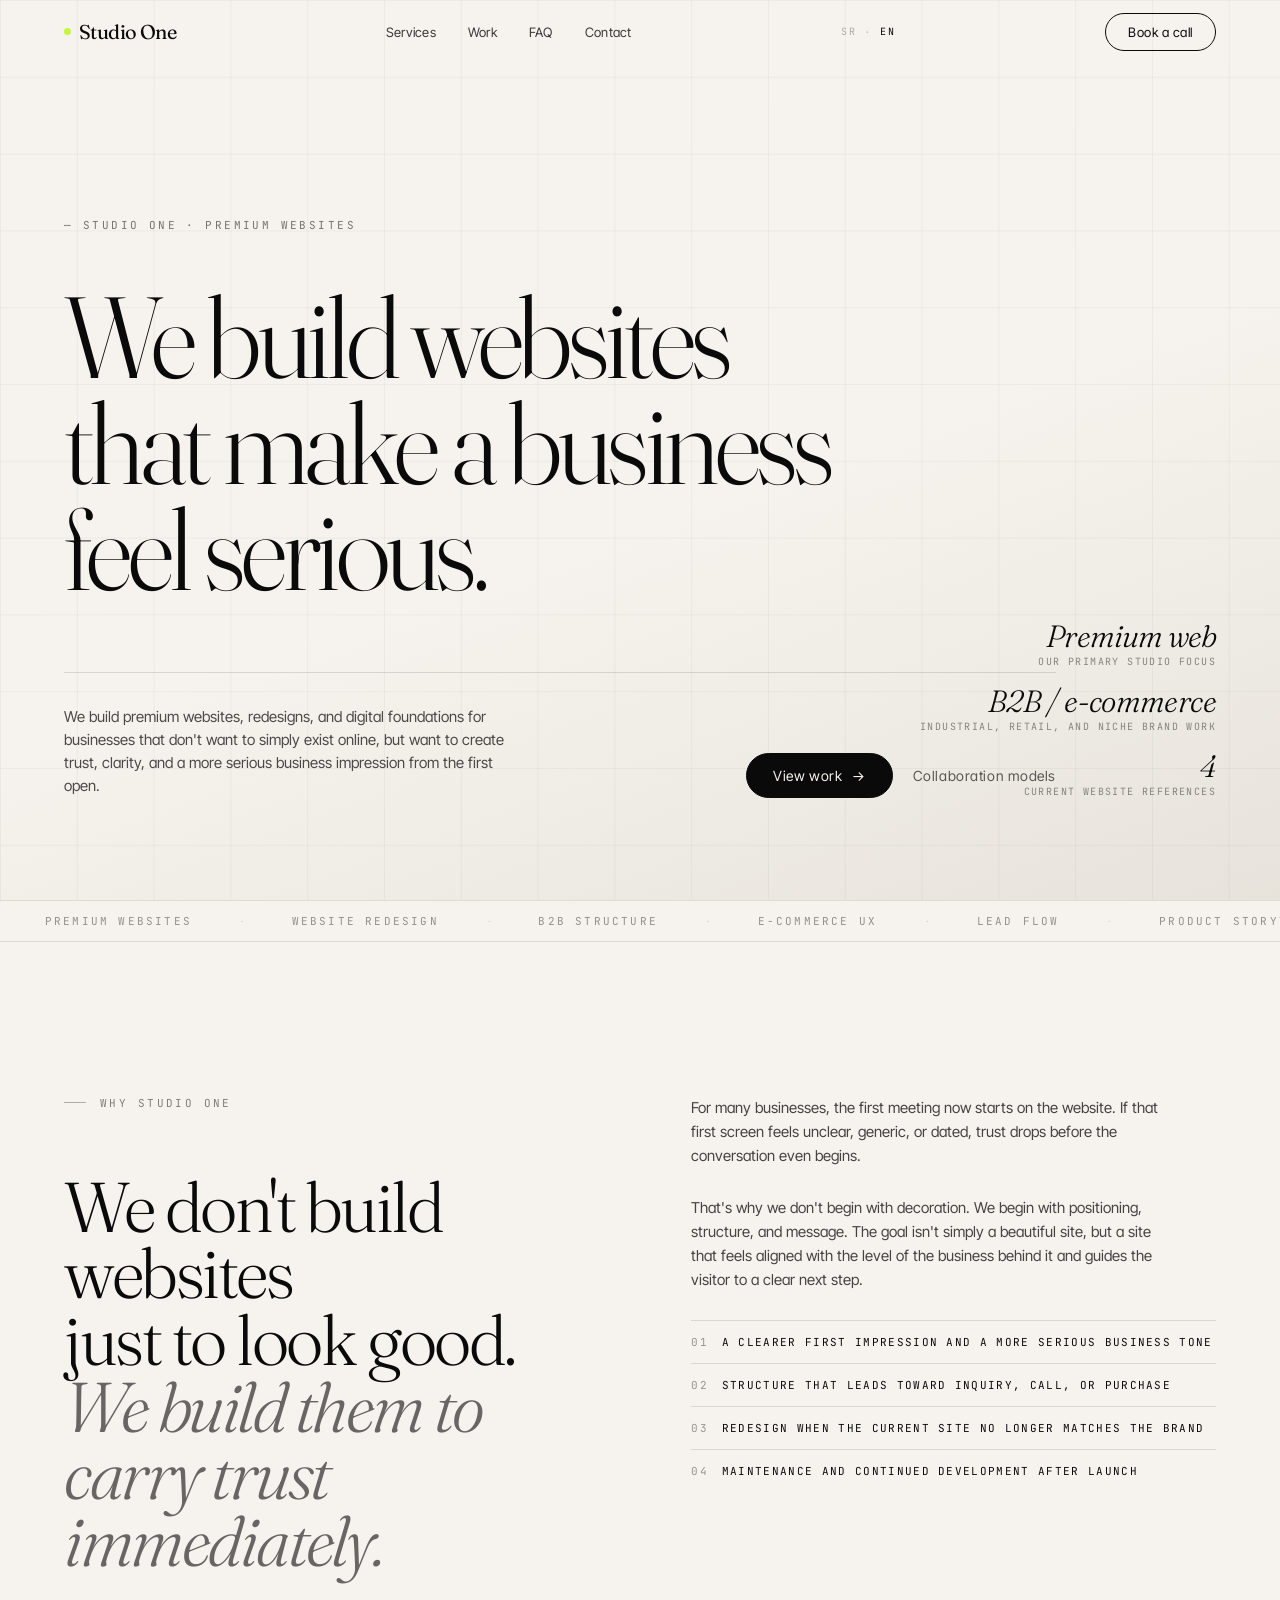
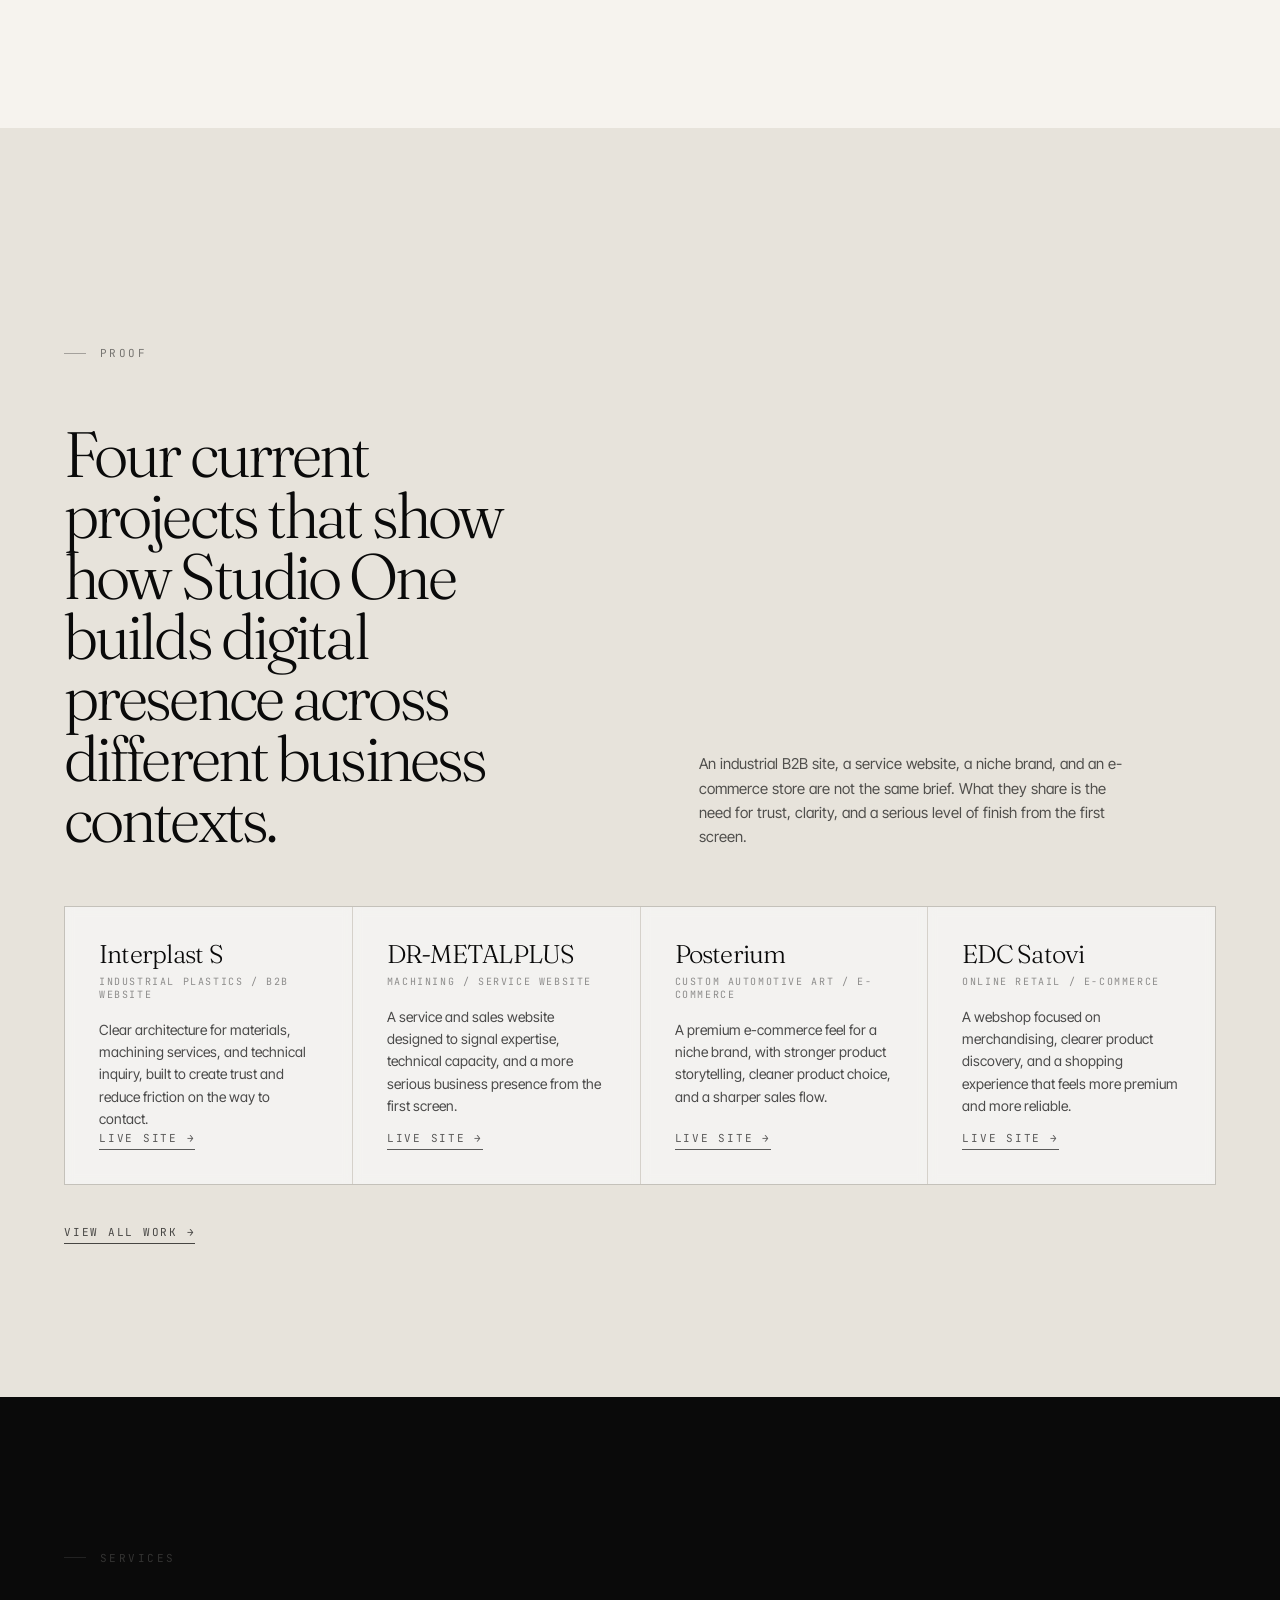
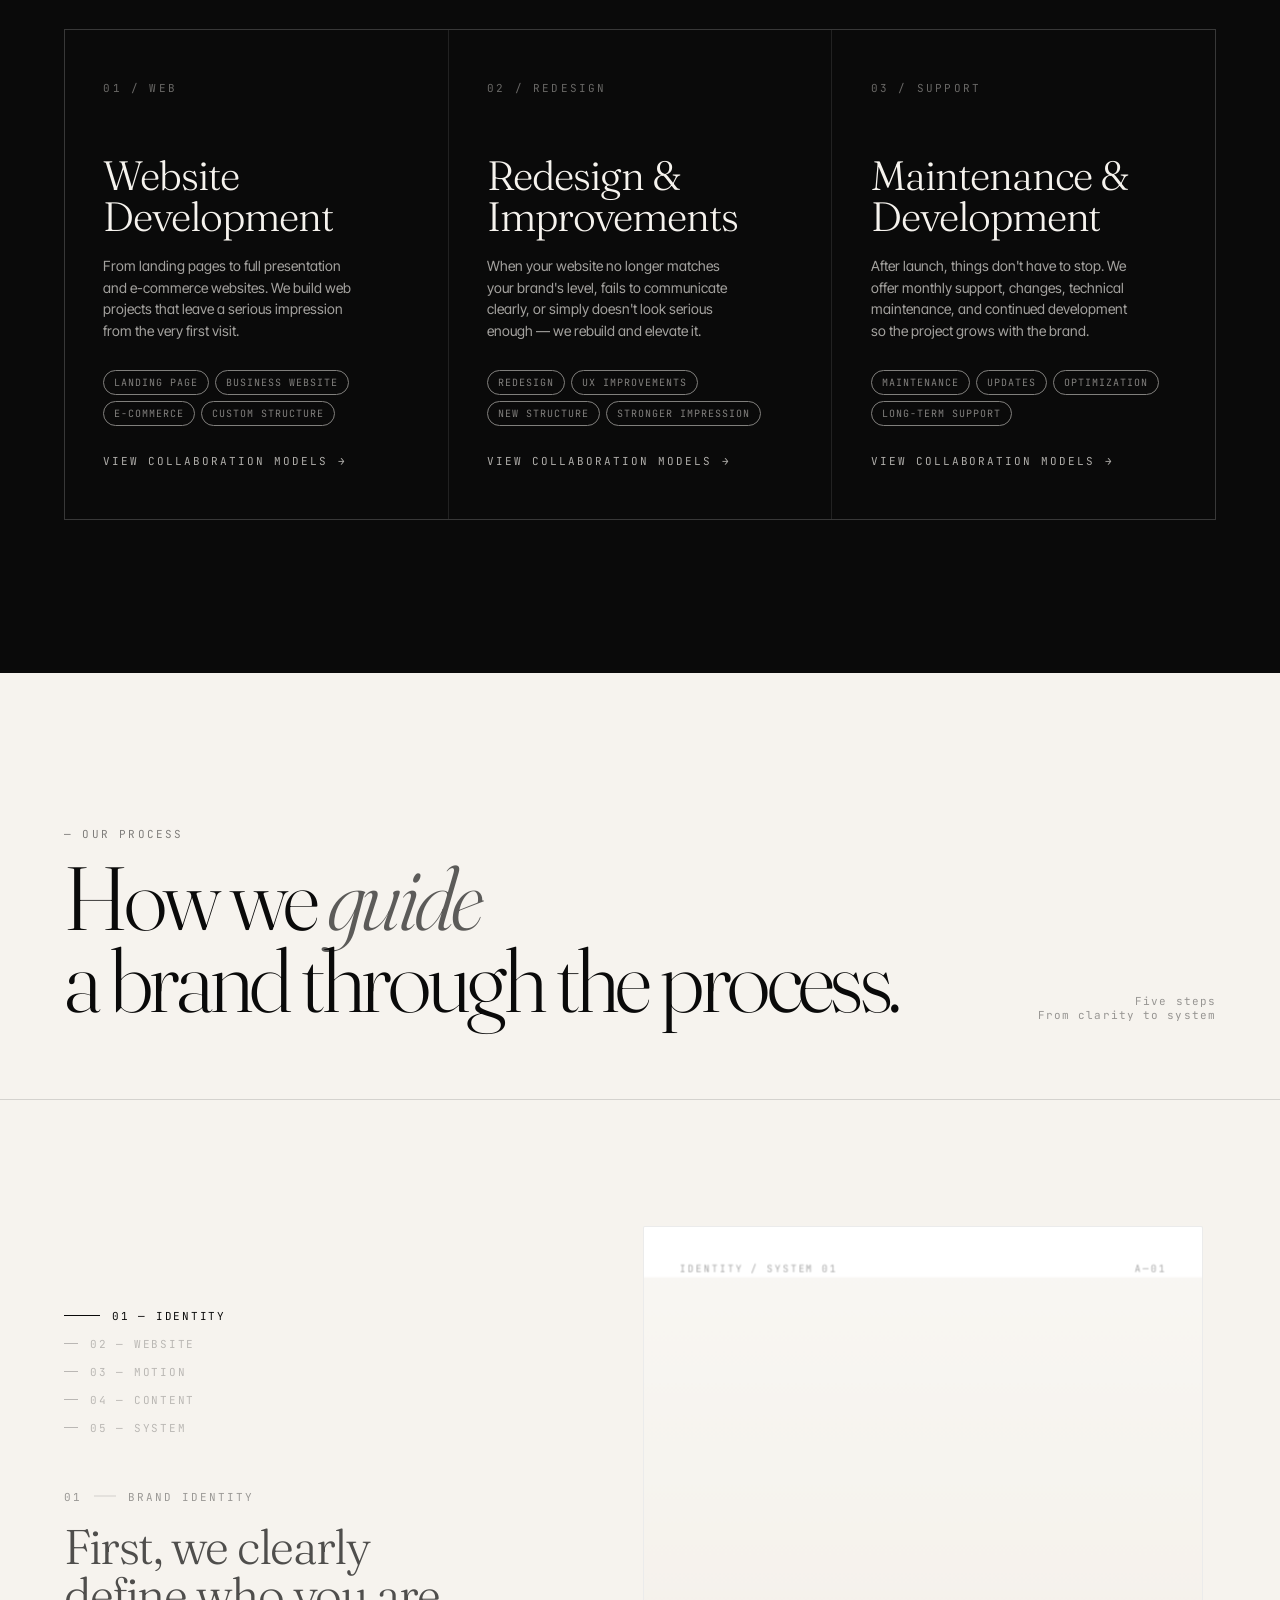
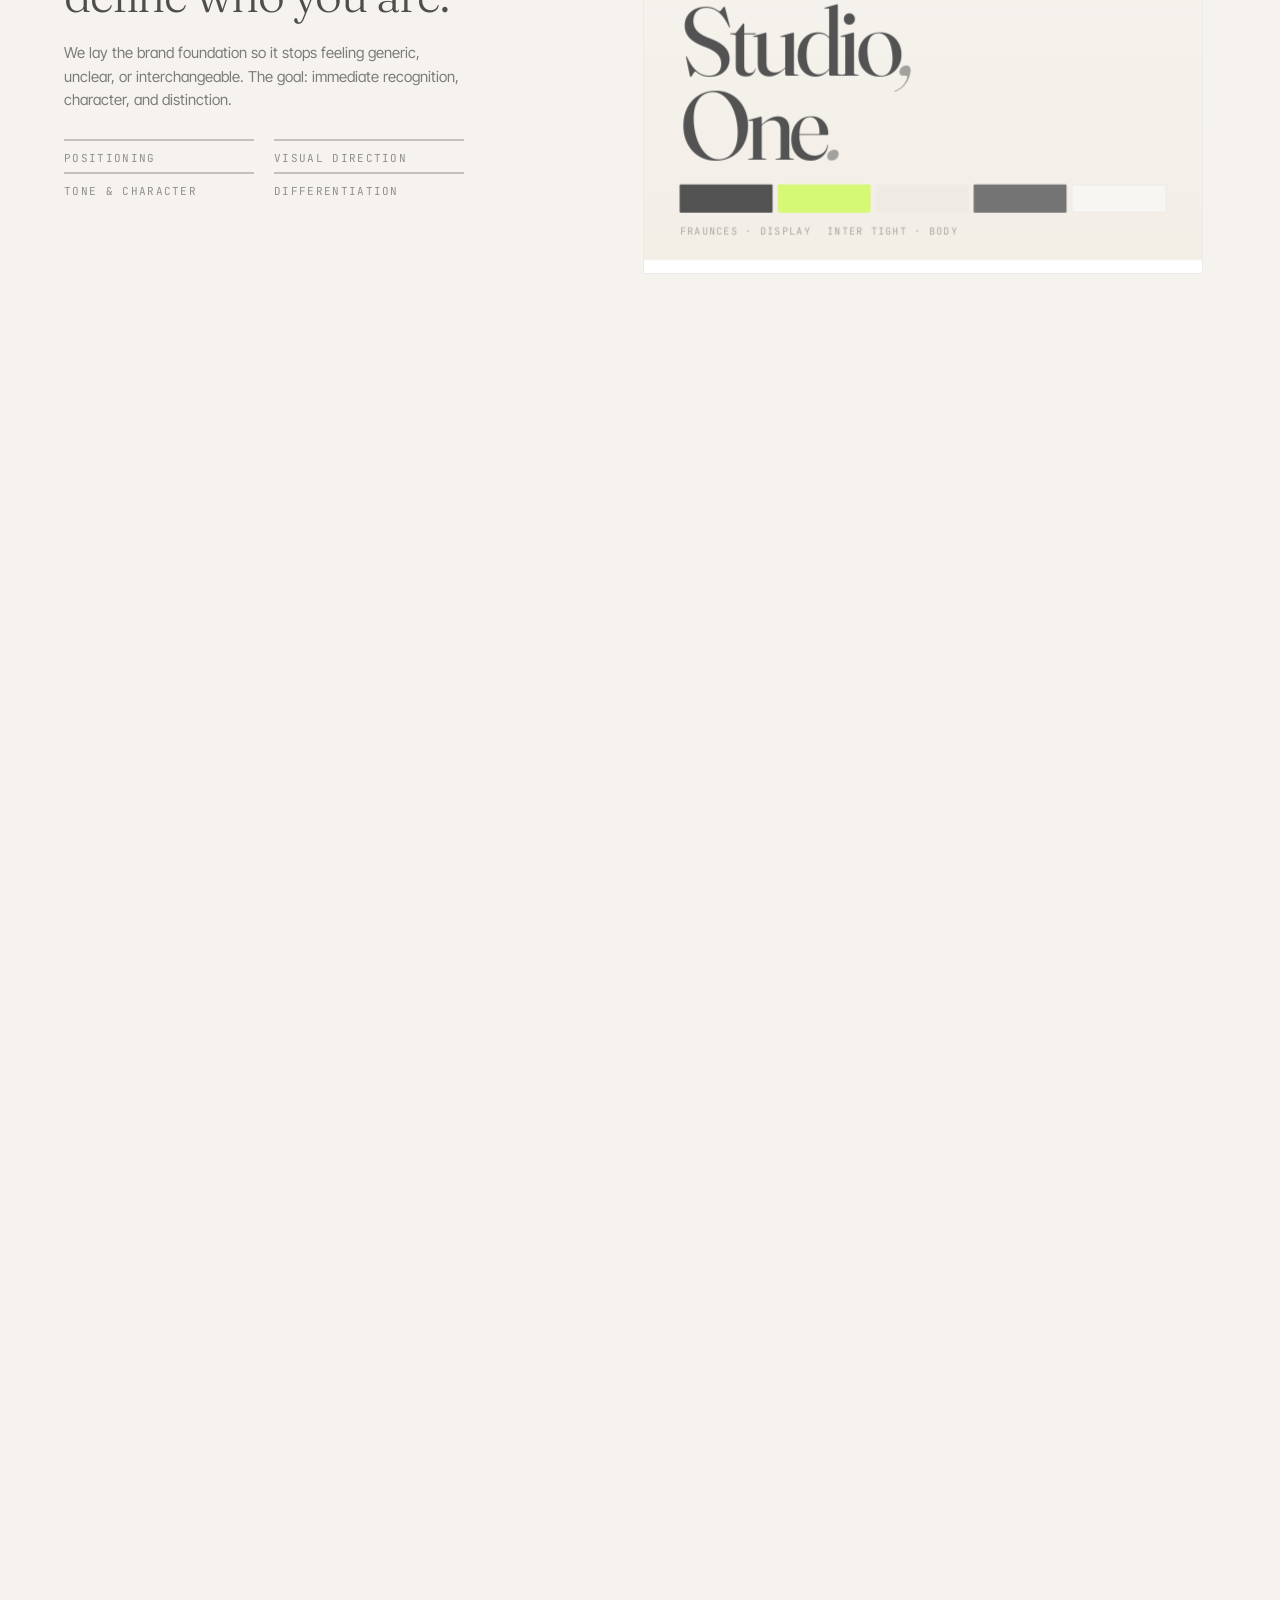
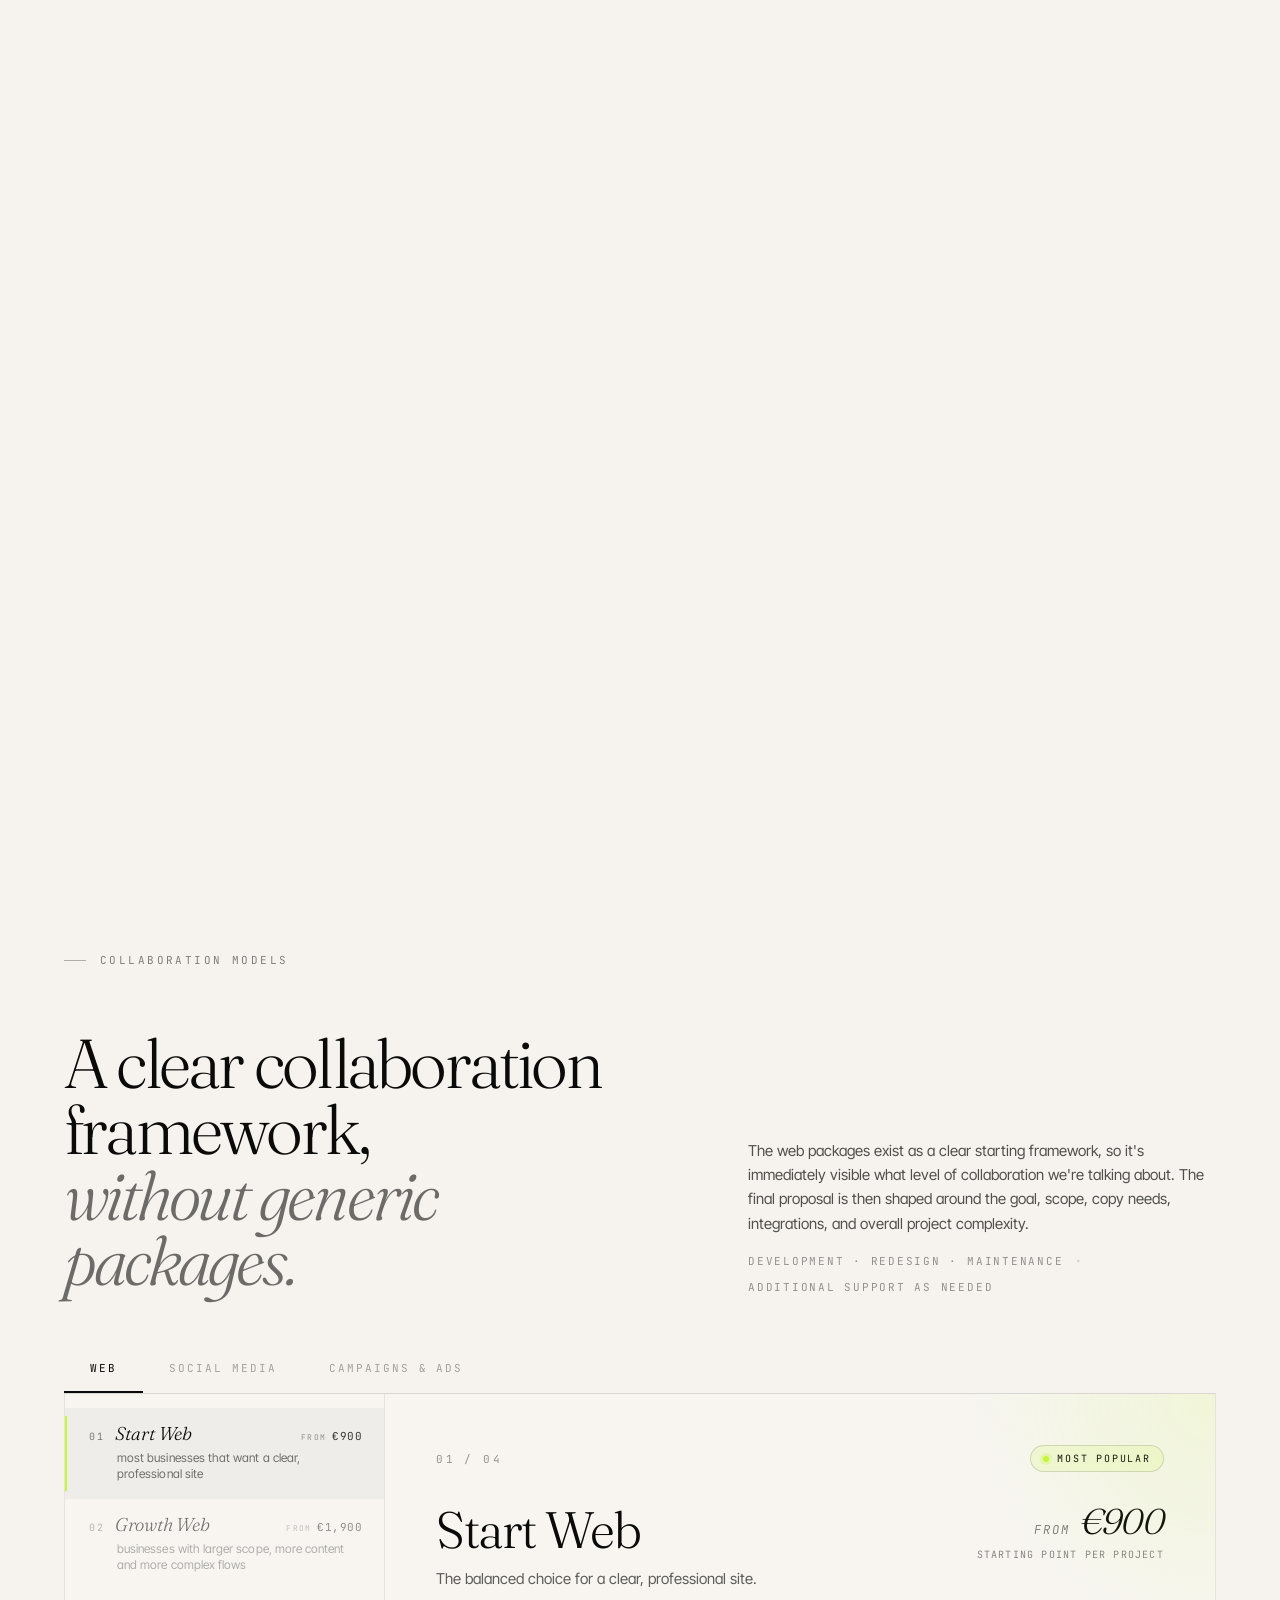
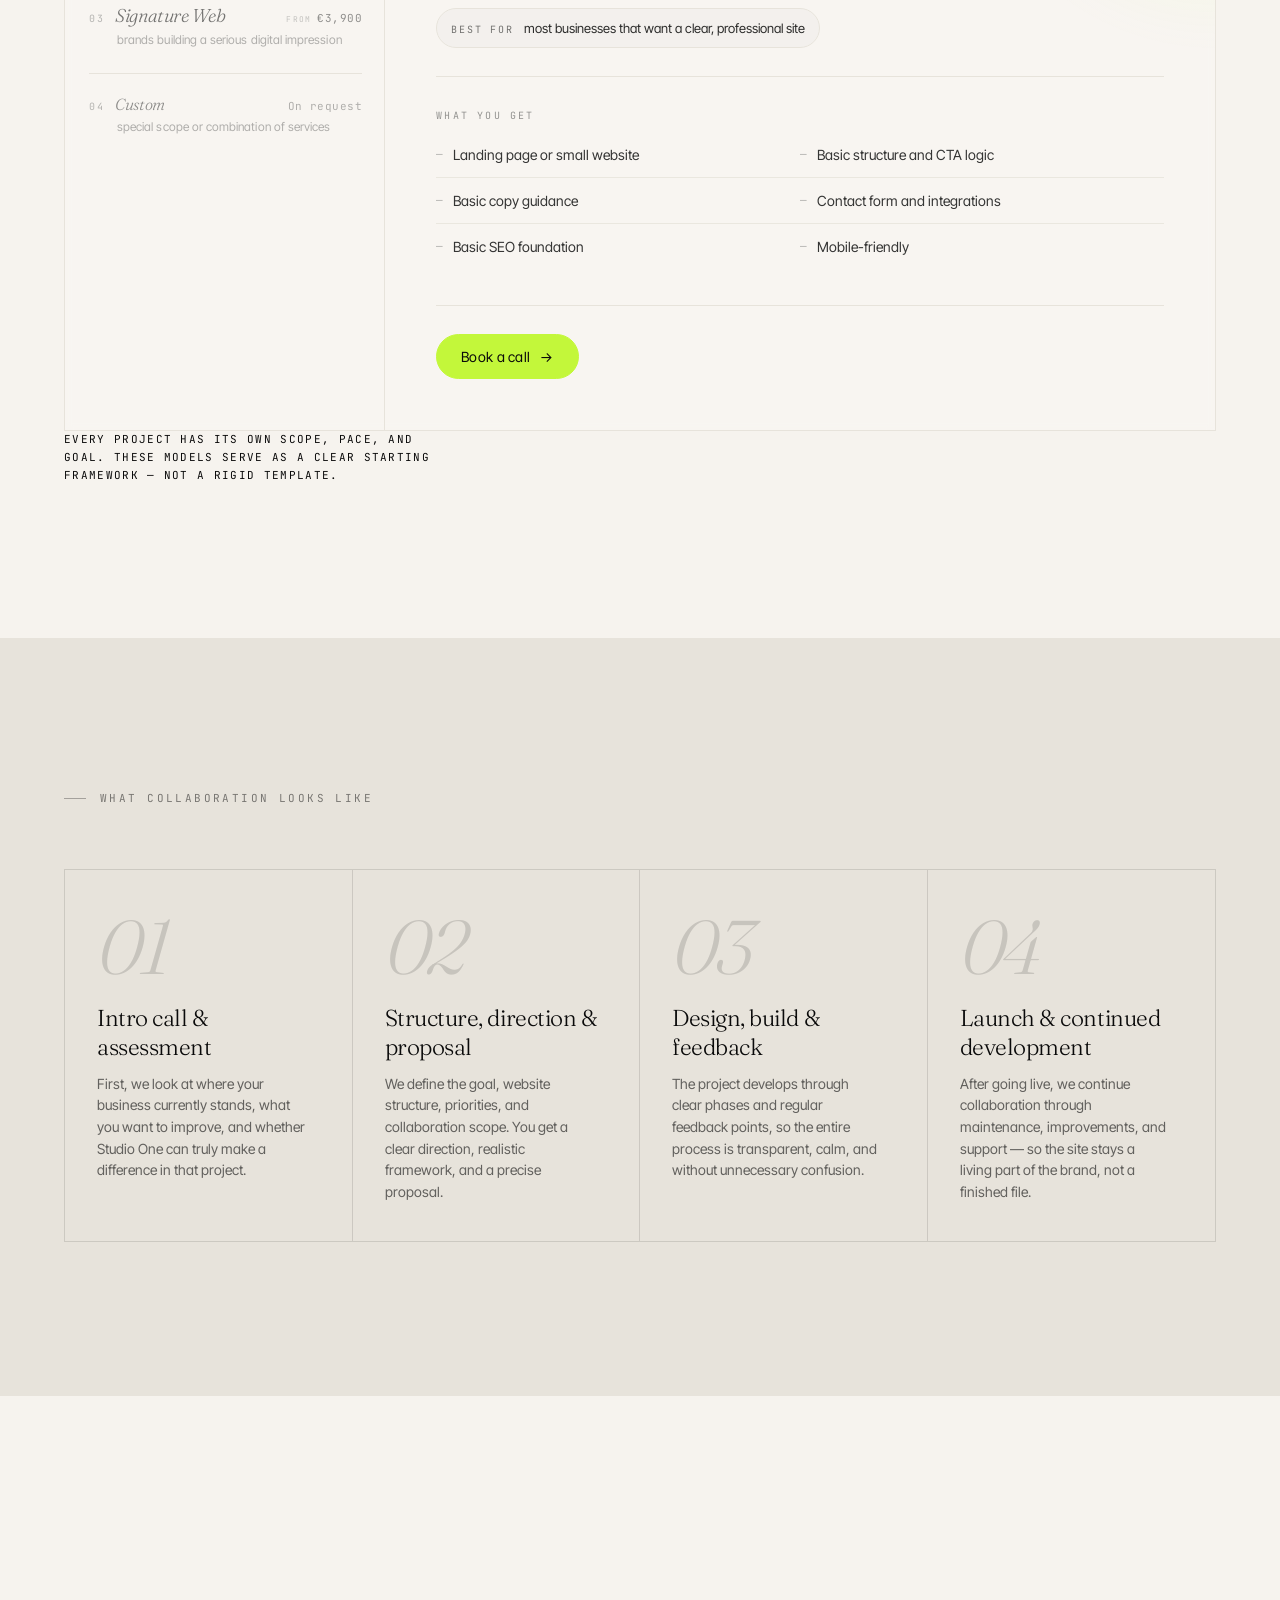
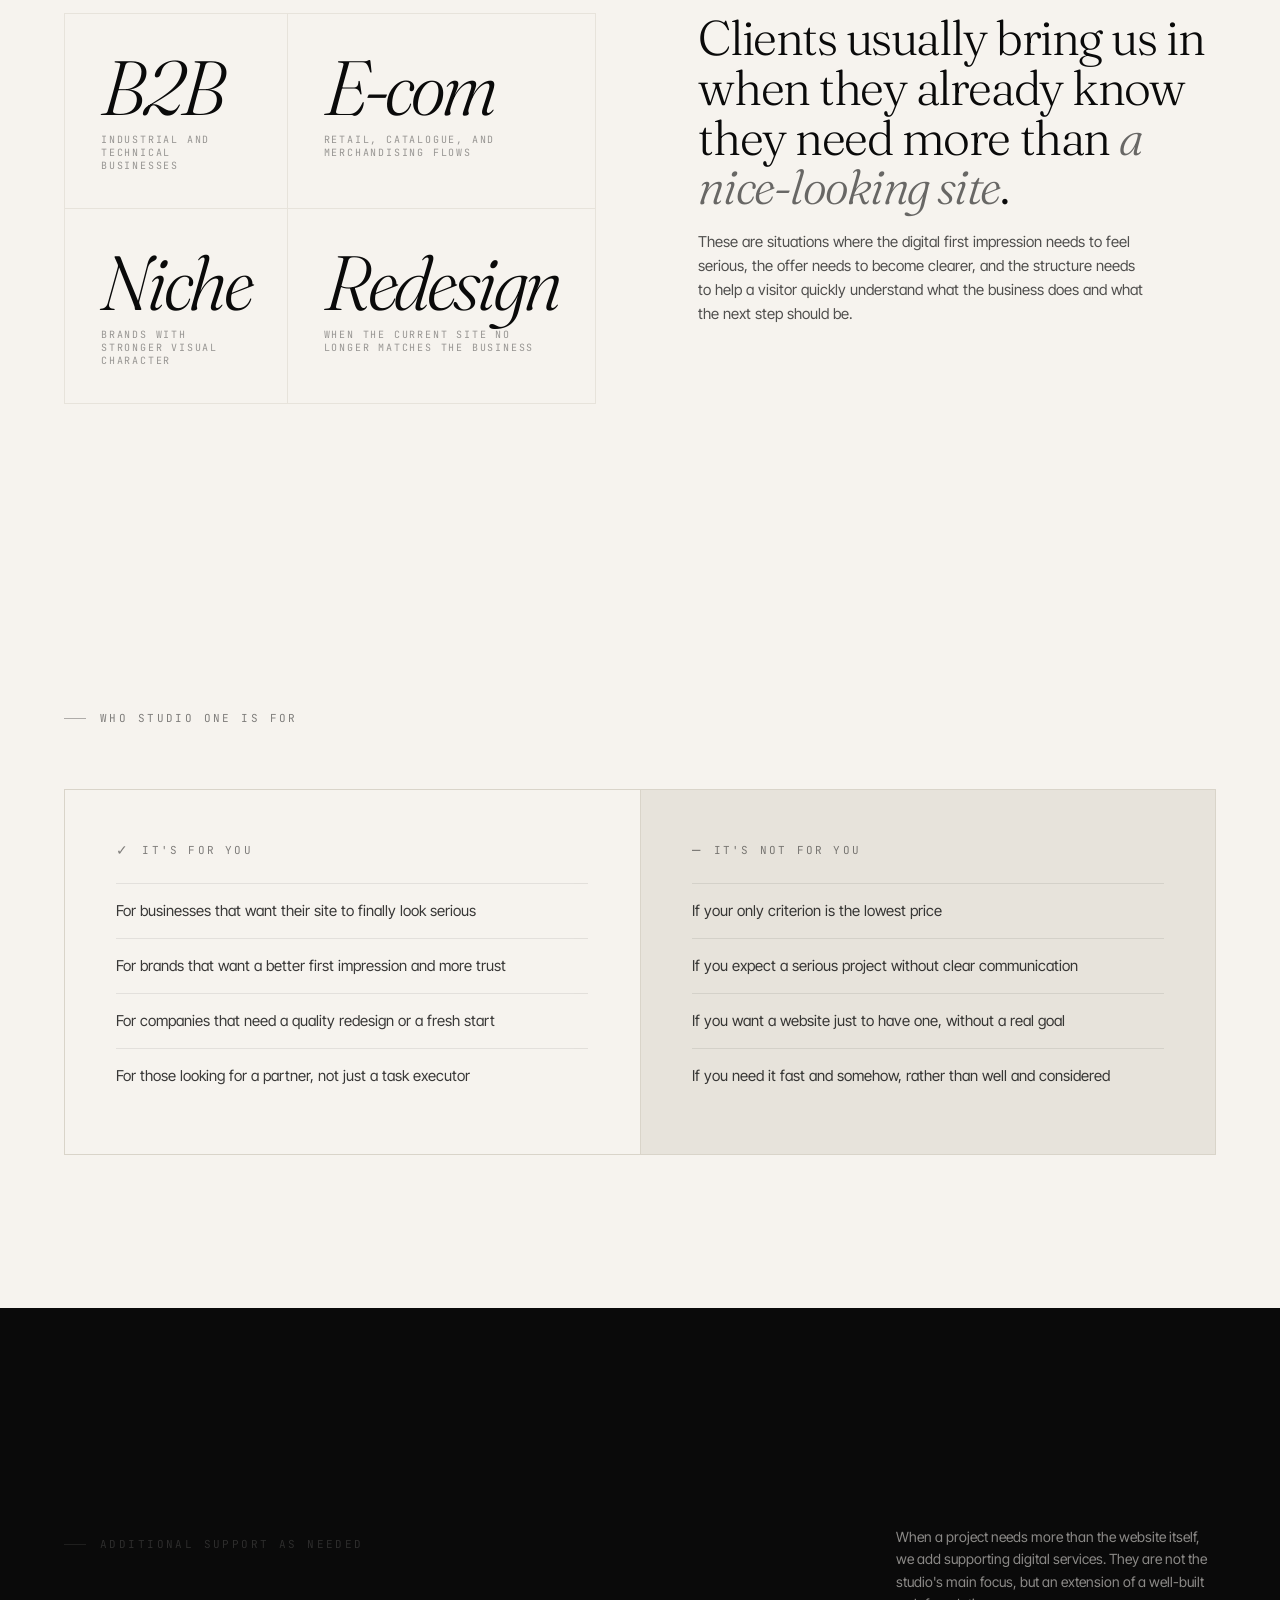
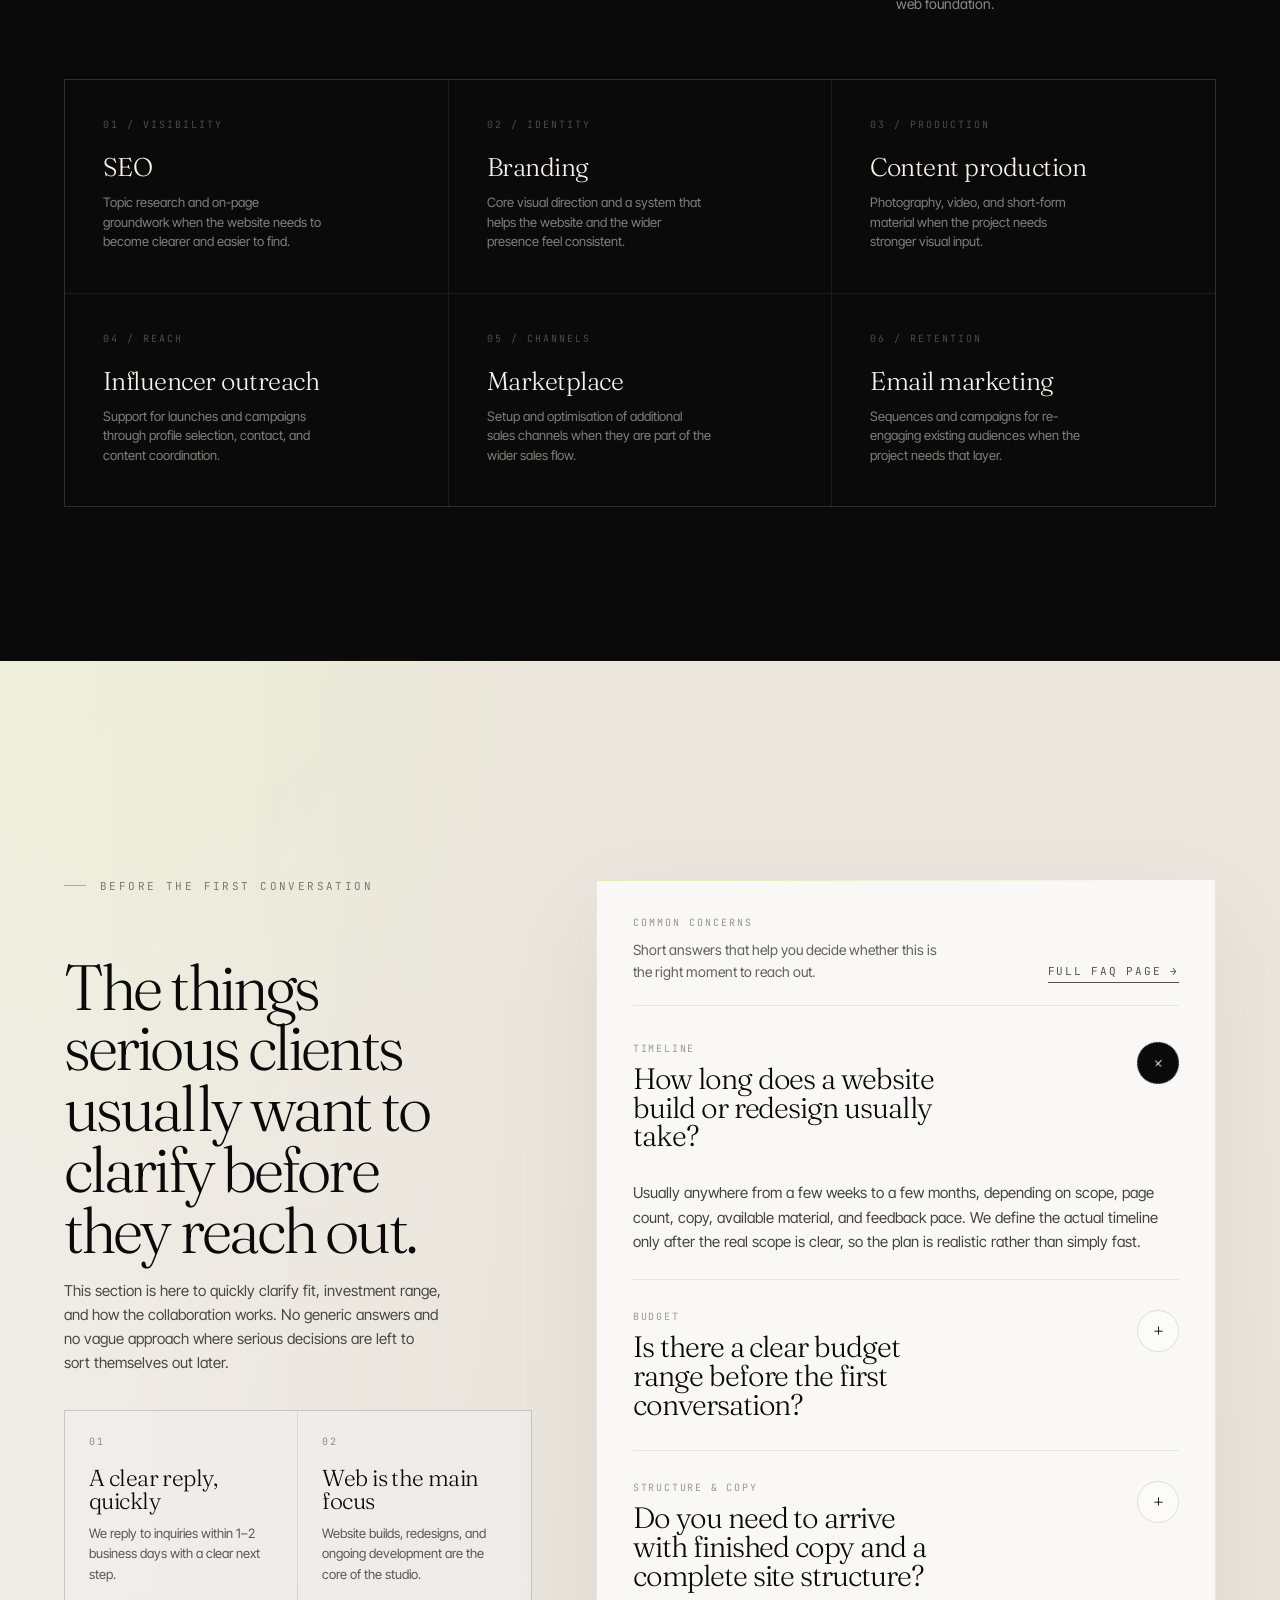
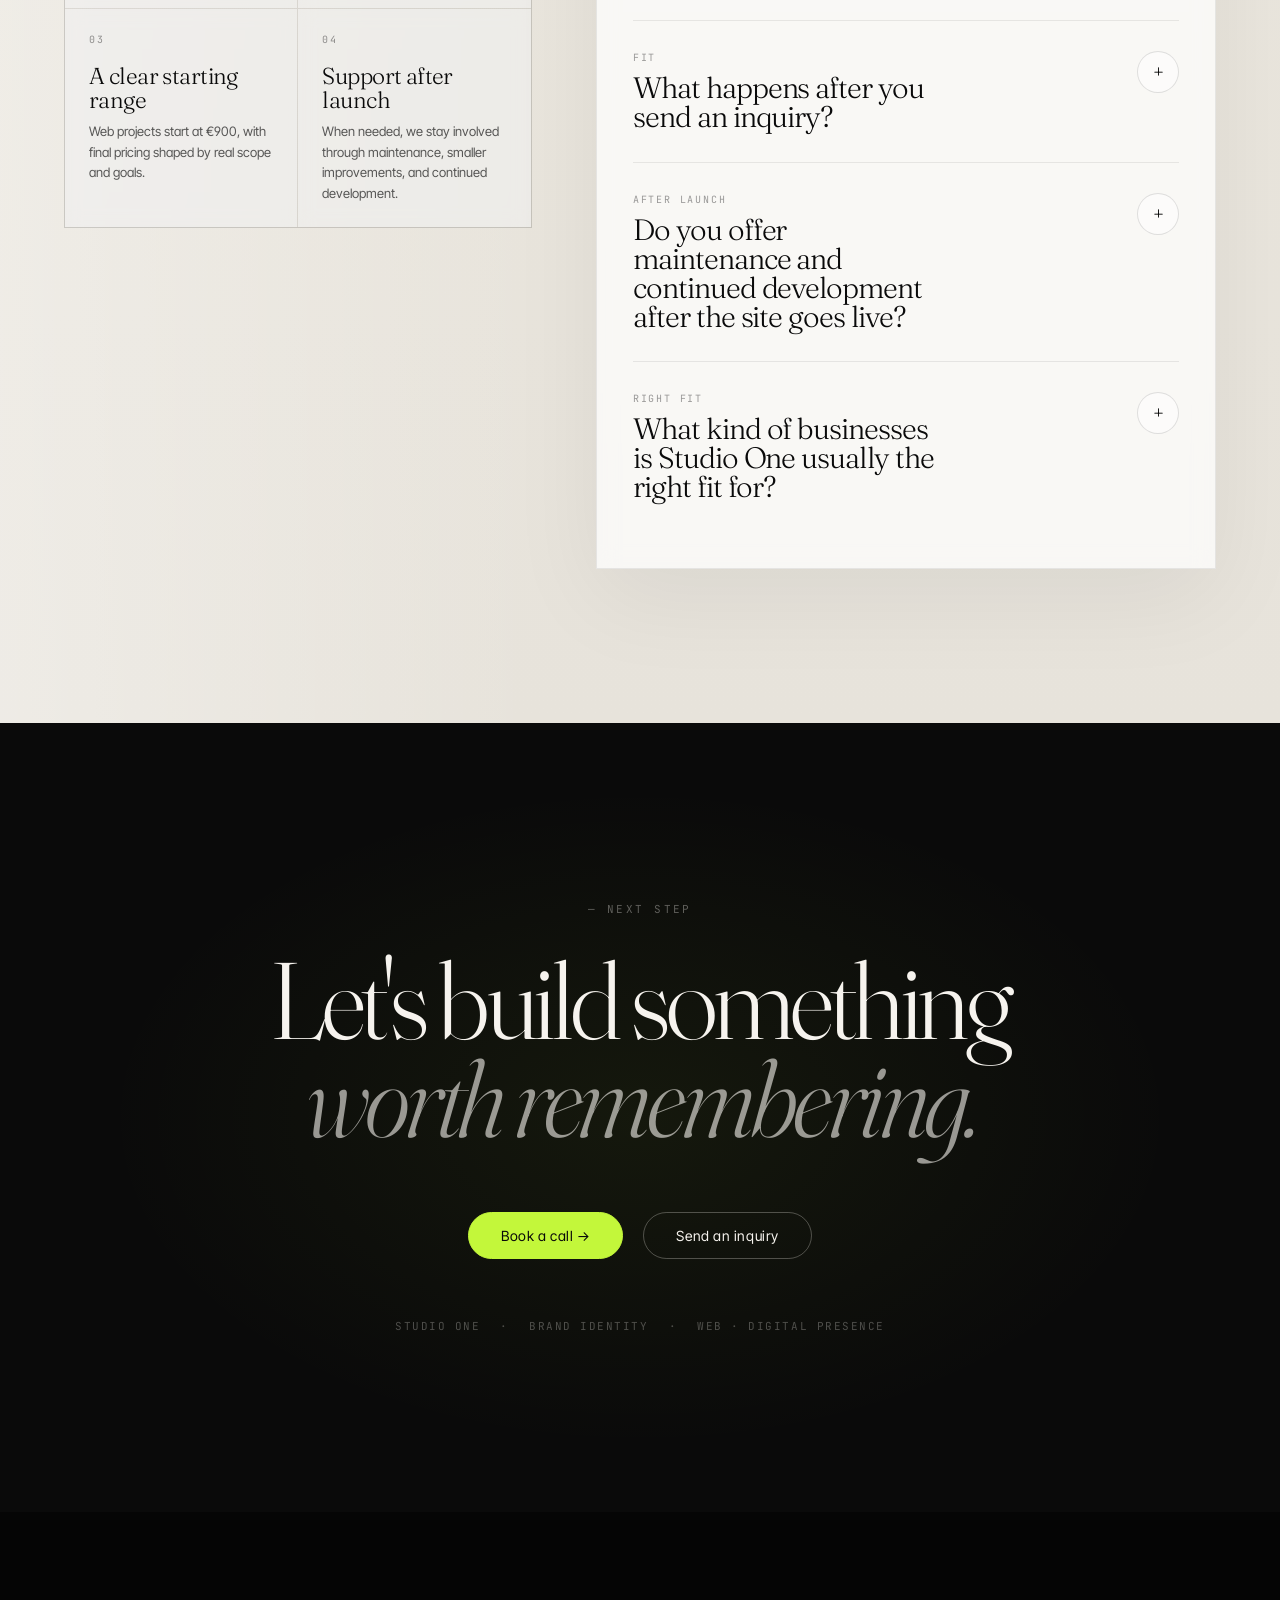
<file: en/index.html>
<!doctype html>
<html lang="en">
<head>
  <meta charset="utf-8" />
  <meta name="viewport" content="width=device-width, initial-scale=1" />
  <title>Studio One — Premium web studio</title>
  <meta name="description" content="Studio One builds premium websites and redesigns for businesses that need a serious digital impression, clearer structure, and a site that supports inquiry or sales." />
  <link rel="canonical" href="https://studioone.rs/en/index.html" />
  <link rel="alternate" hreflang="sr" href="https://studioone.rs/index.html" />
  <link rel="alternate" hreflang="en" href="https://studioone.rs/en/index.html" />
  <meta property="og:title" content="Studio One — Premium web studio" />
  <meta property="og:description" content="Studio One builds premium websites and redesigns for businesses that need a serious digital impression, clearer structure, and a site that supports inquiry or sales." />
  <meta property="og:url" content="https://studioone.rs/en/index.html" />
  <meta property="og:type" content="website" />
  <meta name="twitter:card" content="summary" />
  <meta name="twitter:title" content="Studio One — Premium web studio" />
  <meta name="twitter:description" content="Studio One builds premium websites and redesigns for businesses that need a serious digital impression, clearer structure, and a site that supports inquiry or sales." />

  <link rel="preconnect" href="https://fonts.googleapis.com">
  <link rel="preconnect" href="https://fonts.gstatic.com" crossorigin>
  <link href="https://fonts.googleapis.com/css2?family=Fraunces:opsz,ital,wght@9..144,0,300;9..144,0,400;9..144,1,300;9..144,1,400&family=Inter+Tight:wght@300;400;500&family=JetBrains+Mono:wght@400;500&display=swap" rel="stylesheet">
  <link rel="icon" href="../favicon.svg" type="image/svg+xml">

  <link rel="stylesheet" href="../css/tokens.css">
  <link rel="stylesheet" href="../css/base.css">
  <link rel="stylesheet" href="../css/animations.css">
  <link rel="stylesheet" href="../css/nav.css">
  <link rel="stylesheet" href="../css/hero.css">
  <link rel="stylesheet" href="../css/wwd.css">
  <link rel="stylesheet" href="../css/packages.css">
  <link rel="stylesheet" href="../css/services.css">
  <link rel="stylesheet" href="../css/misc.css">
  <link rel="stylesheet" href="../css/faq.css">
  <link rel="stylesheet" href="../css/responsive.css">
</head>
<body class="page-home lang-en">

  <!-- ── CURSOR ─────────────────────────────── -->
  <div class="c-ring" id="cRing"></div>
  <div class="c-dot"  id="cDot"></div>

  <!-- ── NAVIGATION ────────────────────────── -->
  <nav class="nav" id="nav" aria-label="Main navigation">
    <a href="index.html" class="nav__logo" aria-label="Studio One — home">
      <span class="nav__logo-dot" aria-hidden="true"></span>Studio One
    </a>

    <div class="nav__links">
      <a href="pages/services.html">Services</a>
      <a href="pages/work.html">Work</a>
      <a href="pages/faq.html">FAQ</a>
      <a href="pages/contact.html">Contact</a>
    </div>

    <div class="nav__lang" aria-label="Language">
      <a href="../index.html" class="nav__lang-item" hreflang="sr">SR</a>
      <span class="nav__lang-sep" aria-hidden="true">·</span>
      <span class="nav__lang-item is-active" aria-current="true">EN</span>
    </div>

    <a href="pages/contact.html" class="nav__cta" data-cursor="book">Book a call</a>

    <button
      class="nav__burger"
      id="navBurger"
      type="button"
      aria-label="Open menu"
      aria-expanded="false"
      aria-controls="navMobile">
      <span aria-hidden="true"></span>
      <span aria-hidden="true"></span>
      <span aria-hidden="true"></span>
    </button>
  </nav>

  <nav class="nav__mobile" id="navMobile" aria-label="Mobile menu" aria-hidden="true">
    <a href="pages/services.html">Services</a>
    <a href="pages/work.html">Work</a>
    <a href="pages/faq.html">FAQ</a>
    <a href="pages/contact.html">Contact</a>

    <div class="nav__mobile-lang" aria-label="Language">
      <a href="../index.html" class="nav__lang-item" hreflang="sr">SR</a>
      <span class="nav__lang-sep" aria-hidden="true">·</span>
      <span class="nav__lang-item is-active" aria-current="true">EN</span>
    </div>

    <a href="pages/contact.html" class="nav__mobile-cta">Book a call →</a>
  </nav>

  <!-- ── HERO ──────────────────────────────── -->
  <section class="hero">
    <div class="hero__bg"></div>
    <div class="hero__content">
      <p class="hero__eyebrow"><span>— Studio One · Premium websites</span></p>
      <h1 class="hero__headline">
        <span class="hero__line"><span>We build websites</span></span>
        <span class="hero__line"><span>that make a business</span></span>
        <span class="hero__line"><span>feel <em class="ul-sweep is-in">serious</em>.</span></span>
      </h1>
      <div class="hero__bottom">
        <p class="hero__sub">
          We build premium websites, redesigns, and digital foundations for businesses that
          don't want to simply exist online, but want to create trust, clarity, and a more
          serious business impression from the first open.
        </p>
        <div class="hero__actions">
          <a href="pages/work.html" class="btn-primary" data-cursor="book">View work <span class="btn-arrow">→</span></a>
          <a href="#offers" class="btn-ghost">Collaboration models</a>
        </div>
      </div>
    </div>
    <div class="hero__stats" aria-hidden="true">
      <div class="hero__stat"><span class="hero__stat-n">Premium web</span><span class="hero__stat-l">our primary studio focus</span></div>
      <div class="hero__stat"><span class="hero__stat-n">B2B / e-commerce</span><span class="hero__stat-l">industrial, retail, and niche brand work</span></div>
      <div class="hero__stat"><span class="hero__stat-n" data-count="4">4</span><span class="hero__stat-l">current website references</span></div>
    </div>
  </section>

  <!-- ── MARQUEE ───────────────────────────── -->
  <div class="marquee" aria-hidden="true">
    <div class="marquee__track">
      <span class="marquee__i">Premium websites</span><span class="marquee__s">·</span>
      <span class="marquee__i">Website redesign</span><span class="marquee__s">·</span>
      <span class="marquee__i">B2B structure</span><span class="marquee__s">·</span>
      <span class="marquee__i">E-commerce UX</span><span class="marquee__s">·</span>
      <span class="marquee__i">Lead flow</span><span class="marquee__s">·</span>
      <span class="marquee__i">Product storytelling</span><span class="marquee__s">·</span>
      <span class="marquee__i">Maintenance &amp; growth</span><span class="marquee__s">·</span>
      <span class="marquee__i">Additional digital support</span><span class="marquee__s">·</span>
      <span class="marquee__i">Premium websites</span><span class="marquee__s">·</span>
      <span class="marquee__i">Website redesign</span><span class="marquee__s">·</span>
      <span class="marquee__i">B2B structure</span><span class="marquee__s">·</span>
      <span class="marquee__i">E-commerce UX</span><span class="marquee__s">·</span>
      <span class="marquee__i">Lead flow</span><span class="marquee__s">·</span>
      <span class="marquee__i">Product storytelling</span><span class="marquee__s">·</span>
      <span class="marquee__i">Maintenance &amp; growth</span><span class="marquee__s">·</span>
      <span class="marquee__i">Additional digital support</span><span class="marquee__s">·</span>
    </div>
  </div>

  <!-- ── MANIFESTO ─────────────────────────── -->
  <section class="section manifesto">
    <div class="section__inner">
      <div class="manifesto__grid">
        <div class="reveal">
          <div class="section__label">Why Studio One</div>
          <h2 class="manifesto__title">We don't build websites<br>just to look good.<br><em>We build them to carry trust immediately.</em></h2>
        </div>
        <div class="manifesto__right reveal reveal-d2">
          <p class="manifesto__body">
            For many businesses, the first meeting now starts on the website. If that first
            screen feels unclear, generic, or dated, trust drops before the conversation even begins.
          </p>
          <p class="manifesto__body">
            That's why we don't begin with decoration. We begin with positioning, structure,
            and message. The goal isn't simply a beautiful site, but a site that feels aligned
            with the level of the business behind it and guides the visitor to a clear next step.
          </p>
          <ul class="manifesto__list">
            <li data-n="01">A clearer first impression and a more serious business tone</li>
            <li data-n="02">Structure that leads toward inquiry, call, or purchase</li>
            <li data-n="03">Redesign when the current site no longer matches the brand</li>
            <li data-n="04">Maintenance and continued development after launch</li>
          </ul>
        </div>
      </div>
    </div>
  </section>

  <!-- ── PROOF ─────────────────────────────── -->
  <section class="section proof">
    <div class="section__inner">
      <div class="proof__head">
        <div>
          <div class="section__label">Proof</div>
          <h2 class="proof__title">Four current projects that show how Studio One builds digital presence across different business contexts.</h2>
        </div>
        <p class="proof__body">
          An industrial B2B site, a service website, a niche brand, and an e-commerce store are
          not the same brief. What they share is the need for trust, clarity, and a serious level
          of finish from the first screen.
        </p>
      </div>

      <div class="proof__grid">
        <article class="proof-card reveal">
          <div class="proof-card__meta">
            <span class="proof-card__name">Interplast S</span>
            <span class="proof-card__type">Industrial plastics / B2B website</span>
          </div>
          <p class="proof-card__text">
            Clear architecture for materials, machining services, and technical inquiry, built to
            create trust and reduce friction on the way to contact.
          </p>
          <a href="https://interplast-s.com/" target="_blank" rel="noopener" class="proof-card__link">Live site →</a>
        </article>

        <article class="proof-card reveal reveal-d1">
          <div class="proof-card__meta">
            <span class="proof-card__name">DR-METALPLUS</span>
            <span class="proof-card__type">Machining / service website</span>
          </div>
          <p class="proof-card__text">
            A service and sales website designed to signal expertise, technical capacity, and a
            more serious business presence from the first screen.
          </p>
          <a href="https://dr-metalplus.com/" target="_blank" rel="noopener" class="proof-card__link">Live site →</a>
        </article>

        <article class="proof-card reveal reveal-d2">
          <div class="proof-card__meta">
            <span class="proof-card__name">Posterium</span>
            <span class="proof-card__type">Custom automotive art / e-commerce</span>
          </div>
          <p class="proof-card__text">
            A premium e-commerce feel for a niche brand, with stronger product storytelling,
            cleaner product choice, and a sharper sales flow.
          </p>
          <a href="https://posteriumin.com/en" target="_blank" rel="noopener" class="proof-card__link">Live site →</a>
        </article>

        <article class="proof-card reveal reveal-d3">
          <div class="proof-card__meta">
            <span class="proof-card__name">EDC Satovi</span>
            <span class="proof-card__type">Online retail / e-commerce</span>
          </div>
          <p class="proof-card__text">
            A webshop focused on merchandising, clearer product discovery, and a shopping
            experience that feels more premium and more reliable.
          </p>
          <a href="https://edcsatovishop.com/" target="_blank" rel="noopener" class="proof-card__link">Live site →</a>
        </article>
      </div>

      <a href="pages/work.html" class="proof__cta">View all work →</a>
    </div>
  </section>

  <!-- ── SERVICES ──────────────────────────── -->
  <section class="section services" id="services">
    <div class="section__inner">
      <div class="section__label" style="color:rgba(246,243,238,.35)">Services</div>
      <div class="services__grid">

        <div class="svc-card reveal" data-cursor="details">
          <div class="svc-card__n">01 / Web</div>
          <div class="svc-card__name">Website<br>Development</div>
          <p class="svc-card__desc">
            From landing pages to full presentation and e-commerce websites.
            We build web projects that leave a serious impression from the very first visit.
          </p>
          <div class="svc-card__tags">
            <span>Landing page</span><span>Business website</span>
            <span>E-commerce</span><span>Custom structure</span>
          </div>
          <a href="#offers" class="svc-card__link">View collaboration models</a>
        </div>

        <div class="svc-card reveal reveal-d2" data-cursor="details">
          <div class="svc-card__n">02 / Redesign</div>
          <div class="svc-card__name">Redesign &amp;<br>Improvements</div>
          <p class="svc-card__desc">
            When your website no longer matches your brand's level, fails to communicate
            clearly, or simply doesn't look serious enough — we rebuild and elevate it.
          </p>
          <div class="svc-card__tags">
            <span>Redesign</span><span>UX improvements</span>
            <span>New structure</span><span>Stronger impression</span>
          </div>
          <a href="#offers" class="svc-card__link">View collaboration models</a>
        </div>

        <div class="svc-card reveal reveal-d3" data-cursor="details">
          <div class="svc-card__n">03 / Support</div>
          <div class="svc-card__name">Maintenance &amp;<br>Development</div>
          <p class="svc-card__desc">
            After launch, things don't have to stop. We offer monthly support, changes,
            technical maintenance, and continued development so the project grows with the brand.
          </p>
          <div class="svc-card__tags">
            <span>Maintenance</span><span>Updates</span>
            <span>Optimization</span><span>Long-term support</span>
          </div>
          <a href="#offers" class="svc-card__link">View collaboration models</a>
        </div>

      </div>
    </div>
  </section>

  <!-- ── WHAT WE DO ────────────────────────── -->
  <section class="wwd" id="process" aria-labelledby="wwdIntroTitle">
    <div class="wwd__intro section__inner">
      <div>
        <div class="wwd__intro-label">— Our process</div>
        <h2 class="wwd__intro-title" id="wwdIntroTitle">How we <em>guide</em><br>a brand through the process.</h2>
      </div>
      <div class="wwd__intro-meta">Five steps<br>From clarity to system</div>
    </div>

    <div class="wwd-outer" id="wwdOuter">
      <div class="wwd-sticky" id="wwdSticky">

        <div class="wwd-left">
          <nav class="wwd__dots" id="wwdDots">
            <button class="wwd__dot is-active" data-step="1"><span class="wwd__dot-line"></span>01 — Identity</button>
            <button class="wwd__dot" data-step="2"><span class="wwd__dot-line"></span>02 — Website</button>
            <button class="wwd__dot" data-step="3"><span class="wwd__dot-line"></span>03 — Motion</button>
            <button class="wwd__dot" data-step="4"><span class="wwd__dot-line"></span>04 — Content</button>
            <button class="wwd__dot" data-step="5"><span class="wwd__dot-line"></span>05 — System</button>
          </nav>

          <div class="wwd__panels">
            <article class="wwd__panel is-active" data-panel="1">
              <div class="wwd__step-tag">01 <span></span> Brand Identity</div>
              <h3 class="wwd__panel-title">First, we clearly<br>define who you are.</h3>
              <p class="wwd__panel-body">We lay the brand foundation so it stops feeling generic, unclear, or interchangeable. The goal: immediate recognition, character, and distinction.</p>
              <ul class="wwd__micro">
                <li>Positioning</li><li>Visual direction</li>
                <li>Tone &amp; character</li><li>Differentiation</li>
              </ul>
            </article>

            <article class="wwd__panel" data-panel="2">
              <div class="wwd__step-tag">02 <span></span> Digital first impression</div>
              <h3 class="wwd__panel-title">Then we shape<br>the first impression.</h3>
              <p class="wwd__panel-body">A website isn't just information. It's the moment a visitor decides whether your brand feels trustworthy, relevant, premium — and worth their attention.</p>
              <ul class="wwd__micro">
                <li>Homepage structure</li><li>Hierarchy</li>
                <li>User flow</li><li>Premium composition</li>
              </ul>
            </article>

            <article class="wwd__panel" data-panel="3">
              <div class="wwd__step-tag">03 <span></span> Motion with purpose</div>
              <h3 class="wwd__panel-title">We use animation<br>to guide attention.</h3>
              <p class="wwd__panel-body">Animation should never be decorative or chaotic. It should support clarity, create rhythm, and feel like intention — not effect for effect's sake.</p>
              <ul class="wwd__micro">
                <li>Reveal animations</li><li>Hover states</li>
                <li>Scroll behaviour</li><li>Visual rhythm</li>
              </ul>
            </article>

            <article class="wwd__panel" data-panel="4">
              <div class="wwd__step-tag">04 <span></span> Content &amp; design</div>
              <h3 class="wwd__panel-title">Design and message<br>must work together.</h3>
              <p class="wwd__panel-body">Beautiful visuals without clear communication are never enough. We align copy, hierarchy, and design so value becomes obvious — quickly and naturally.</p>
              <ul class="wwd__micro">
                <li>Text structure</li><li>CTA flow</li>
                <li>Readability</li><li>Conversion clarity</li>
              </ul>
            </article>

            <article class="wwd__panel" data-panel="5">
              <div class="wwd__step-tag">05 <span></span> System</div>
              <h3 class="wwd__panel-title">Finally, we turn it<br>into a system.</h3>
              <p class="wwd__panel-body">We don't build isolated screens. We build a design system that grows with the brand and stays consistent across the website, campaigns, and future content.</p>
              <ul class="wwd__micro">
                <li>Modular sections</li><li>Responsive logic</li>
                <li>Scalable identity</li><li>Long-term consistency</li>
              </ul>
            </article>
          </div>
        </div>

        <div class="wwd-right">
          <div class="wwd__visuals" id="wwdVisuals">

            <div class="wwd__vis is-active" data-vis="1">
              <div class="wwd__vis-meta"><span>Identity / System 01</span><span>A—01</span></div>
              <div class="wwd-vis-v1">
                <div class="v1__mark">Studio<em>,</em><br>One<em>.</em></div>
                <div class="v1__palette"><span></span><span></span><span></span><span></span><span></span></div>
                <div class="v1__spec"><span>Fraunces · Display</span><span>Inter Tight · Body</span></div>
              </div>
            </div>

            <div class="wwd__vis" data-vis="2">
              <div class="wwd__vis-meta"><span>Web / Hero composition</span><span>B—02</span></div>
              <div class="wwd-vis-v2">
                <div class="v2__browser">
                  <div class="v2__bar"><i></i><i></i><i></i><span>studioone.rs</span></div>
                  <div class="v2__navbar"><span>Studio One</span><span class="v2__links"><b>Services</b><b>Work</b><b>Contact</b></span><span>Book →</span></div>
                  <div class="v2__hero">
                    <h3>We build presence<br>that <em>makes sense</em>.</h3>
                    <div class="v2__foot"><span>— Worldwide</span><span class="v2__cta">Book →</span></div>
                  </div>
                </div>
              </div>
            </div>

            <div class="wwd__vis wwd__vis--dark" data-vis="3">
              <div class="wwd__vis-meta"><span>Motion / Frames</span><span>C—03</span></div>
              <div class="wwd-vis-v3">
                <div class="v3__grid">
                  <div class="v3__frame" data-t="F01"><div class="v3__dot"></div></div>
                  <div class="v3__frame" data-t="F02"><div class="v3__dot v3__dot--sm"></div></div>
                  <div class="v3__frame" data-t="F03"><div class="v3__dot v3__dot--fade"></div></div>
                  <div class="v3__frame" data-t="F04"><div class="v3__dot v3__dot--ring"></div></div>
                  <div class="v3__frame" data-t="F05"><div class="v3__dot v3__dot--line"></div></div>
                  <div class="v3__frame" data-t="F06"><div class="v3__dot v3__dot--rect"></div></div>
                </div>
                <div class="v3__tl"><div class="v3__tl-bar"></div></div>
                <div class="v3__tl-labels"><span>00:00</span><span>ease-out · 900ms</span><span>00:02</span></div>
              </div>
            </div>

            <div class="wwd__vis" data-vis="4">
              <div class="wwd__vis-meta"><span>Editorial / Long-form</span><span>D—04</span></div>
              <div class="wwd-vis-v4">
                <div class="v4__eye">— Chapter III</div>
                <h3 class="v4__lede">Clarity is <em>the shortest path</em> from intent to action.</h3>
                <div class="v4__cols">
                  <p>Copy isn't decoration. It carries the weight of the decision — what to click, what to trust, what to remember.</p>
                  <p>Hierarchy holds space. Rhythm makes reading easy. Both must be designed.</p>
                </div>
                <div class="v4__foot"><span>View case study</span><span class="v4__btn">Open →</span></div>
              </div>
            </div>

            <div class="wwd__vis" data-vis="5">
              <div class="wwd__vis-meta"><span>System / Responsive set</span><span>E—05</span></div>
              <div class="wwd-vis-v5">
                <div class="v5__set">
                  <div class="v5__desk">
                    <div class="v5__tbar"><i></i><i></i><i></i></div>
                    <div class="v5__body">
                      <div class="v5__h">Built to grow.</div>
                      <div class="v5__b w60"></div><div class="v5__b w40"></div>
                      <div class="v5__media"></div>
                    </div>
                  </div>
                  <div class="v5__mob">
                    <div class="v5__tbar"><i></i></div>
                    <div class="v5__body">
                      <div class="v5__h">Growth.</div>
                      <div class="v5__b w60"></div>
                      <div class="v5__media"></div>
                    </div>
                  </div>
                </div>
                <div class="v5__tokens"><span>Tokens · 48</span><span>Components · 24</span><span>Breakpoints · 4</span></div>
              </div>
            </div>

          </div>
        </div>
      </div>
    </div>
  </section>

  <!-- ── OFFERS / PRICING ───────────────────── -->
  <section class="section packages" id="offers">
    <div class="section__inner">
      <div class="section__label">Collaboration models</div>

      <div class="packages__top reveal">
        <div>
          <h2 class="packages__title">A clear collaboration framework,<br><em>without generic packages.</em></h2>
        </div>
        <div class="packages__copy">
          <p class="packages__body">
            The web packages exist as a clear starting framework, so it's immediately visible
            what level of collaboration we're talking about. The final proposal is then shaped
            around the goal, scope, copy needs, integrations, and overall project complexity.
          </p>
          <div class="packages__meta">Development · Redesign · Maintenance <span>•</span> Additional support as needed</div>
        </div>
      </div>

      <div class="pkg-cats reveal reveal-d1" role="tablist" aria-label="Offer categories">
        <button class="pkg-cat is-active" data-cat="web" role="tab" aria-selected="true">Web</button>
        <button class="pkg-cat" data-cat="social" role="tab" aria-selected="false">Social media</button>
        <button class="pkg-cat" data-cat="ads" role="tab" aria-selected="false">Campaigns &amp; ads</button>
      </div>

      <div class="pkg-layout reveal reveal-d2">
        <div class="pkg-sel" id="pkgSel" aria-label="Package list"></div>
        <div class="pkg-detail" id="pkgDetail" aria-live="polite"></div>
      </div>

      <div class="pkg-note reveal reveal-d3">
        Every project has its own scope, pace, and goal. These models serve as a clear
        starting framework — not a rigid template.
      </div>
    </div>
  </section>

  <!-- ── PROCESS ────────────────────────────── -->
  <section class="section process" id="how-we-work">
    <div class="section__inner">
      <div class="section__label">What collaboration looks like</div>
      <div class="process__grid">
        <div class="process__step reveal">
          <div class="process__n">01</div>
          <h3 class="process__title">Intro call &amp; assessment</h3>
          <p class="process__body">
            First, we look at where your business currently stands, what you want to
            improve, and whether Studio One can truly make a difference in that project.
          </p>
        </div>
        <div class="process__step reveal reveal-d2">
          <div class="process__n">02</div>
          <h3 class="process__title">Structure, direction &amp; proposal</h3>
          <p class="process__body">
            We define the goal, website structure, priorities, and collaboration scope.
            You get a clear direction, realistic framework, and a precise proposal.
          </p>
        </div>
        <div class="process__step reveal reveal-d3">
          <div class="process__n">03</div>
          <h3 class="process__title">Design, build &amp; feedback</h3>
          <p class="process__body">
            The project develops through clear phases and regular feedback points, so
            the entire process is transparent, calm, and without unnecessary confusion.
          </p>
        </div>
        <div class="process__step reveal reveal-d4">
          <div class="process__n">04</div>
          <h3 class="process__title">Launch &amp; continued development</h3>
          <p class="process__body">
            After going live, we continue collaboration through maintenance, improvements,
            and support — so the site stays a living part of the brand, not a finished file.
          </p>
        </div>
      </div>
    </div>
  </section>

  <!-- ── CLIENTS + STATS ───────────────────── -->
  <section class="section clients">
    <div class="section__inner">
      <div class="clients__row">
        <div class="clients__stats reveal">
          <div class="clients__stat"><span class="stat-n">B2B</span><span class="stat-l">industrial and technical businesses</span></div>
          <div class="clients__stat"><span class="stat-n">E-com</span><span class="stat-l">retail, catalogue, and merchandising flows</span></div>
          <div class="clients__stat"><span class="stat-n">Niche</span><span class="stat-l">brands with stronger visual character</span></div>
          <div class="clients__stat"><span class="stat-n">Redesign</span><span class="stat-l">when the current site no longer matches the business</span></div>
        </div>
        <div class="clients__copy reveal reveal-d2">
          <h2 class="clients__title">Clients usually bring us in when they already know they need more than <em>a nice-looking site</em>.</h2>
          <p class="clients__body">
            These are situations where the digital first impression needs to feel serious,
            the offer needs to become clearer, and the structure needs to help a visitor
            quickly understand what the business does and what the next step should be.
          </p>
        </div>
      </div>
    </div>
  </section>

  <!-- ── FOR WHO ────────────────────────────── -->
  <section class="section forwhom">
    <div class="section__inner">
      <div class="section__label">Who Studio One is for</div>
      <div class="forwhom__grid">
        <div class="forwhom__col reveal">
          <div class="forwhom__label" data-icon="✓">It's for you</div>
          <ul class="forwhom__list">
            <li>For businesses that want their site to finally look serious</li>
            <li>For brands that want a better first impression and more trust</li>
            <li>For companies that need a quality redesign or a fresh start</li>
            <li>For those looking for a partner, not just a task executor</li>
          </ul>
        </div>
        <div class="forwhom__col forwhom__col--neg reveal reveal-d2">
          <div class="forwhom__label" data-icon="—">It's not for you</div>
          <ul class="forwhom__list">
            <li>If your only criterion is the lowest price</li>
            <li>If you expect a serious project without clear communication</li>
            <li>If you want a website just to have one, without a real goal</li>
            <li>If you need it fast and somehow, rather than well and considered</li>
          </ul>
        </div>
      </div>
    </div>
  </section>

  <!-- ── ADDITIONAL SERVICES ───────────────── -->
  <section class="section addl">
    <div class="section__inner">
      <div class="addl__head">
        <div class="section__label" style="color:rgba(246,243,238,.3)">Additional support as needed</div>
        <p class="addl__intro">
          When a project needs more than the website itself, we add supporting digital services.
          They are not the studio's main focus, but an extension of a well-built web foundation.
        </p>
      </div>
      <div class="addl__grid">
        <div class="addl__card reveal"><div class="addl__n">01 / Visibility</div><h3 class="addl__name">SEO</h3><p>Topic research and on-page groundwork when the website needs to become clearer and easier to find.</p></div>
        <div class="addl__card reveal reveal-d1"><div class="addl__n">02 / Identity</div><h3 class="addl__name">Branding</h3><p>Core visual direction and a system that helps the website and the wider presence feel consistent.</p></div>
        <div class="addl__card reveal reveal-d2"><div class="addl__n">03 / Production</div><h3 class="addl__name">Content production</h3><p>Photography, video, and short-form material when the project needs stronger visual input.</p></div>
        <div class="addl__card reveal reveal-d3"><div class="addl__n">04 / Reach</div><h3 class="addl__name">Influencer outreach</h3><p>Support for launches and campaigns through profile selection, contact, and content coordination.</p></div>
        <div class="addl__card reveal reveal-d4"><div class="addl__n">05 / Channels</div><h3 class="addl__name">Marketplace</h3><p>Setup and optimisation of additional sales channels when they are part of the wider sales flow.</p></div>
        <div class="addl__card reveal reveal-d5"><div class="addl__n">06 / Retention</div><h3 class="addl__name">Email marketing</h3><p>Sequences and campaigns for re-engaging existing audiences when the project needs that layer.</p></div>
      </div>
    </div>
  </section>

  <!-- ── FAQ ────────────────────────────────── -->
  <section class="section faq" id="faq">
    <div class="section__inner faq-home">
      <div class="faq-home__layout">
        <div class="faq-home__intro reveal">
          <div class="section__label">Before the first conversation</div>
          <h2 class="faq-home__title">
            The things serious clients usually want to clarify before they reach out.
          </h2>
          <p class="faq-home__body">
            This section is here to quickly clarify fit, investment range, and how the
            collaboration works. No generic answers and no vague approach where serious
            decisions are left to sort themselves out later.
          </p>

          <div class="faq-home__signals">
            <article class="faq-home__signal">
              <span class="faq-home__signal-n">01</span>
              <h3>A clear reply, quickly</h3>
              <p>We reply to inquiries within 1–2 business days with a clear next step.</p>
            </article>

            <article class="faq-home__signal">
              <span class="faq-home__signal-n">02</span>
              <h3>Web is the main focus</h3>
              <p>Website builds, redesigns, and ongoing development are the core of the studio.</p>
            </article>

            <article class="faq-home__signal">
              <span class="faq-home__signal-n">03</span>
              <h3>A clear starting range</h3>
              <p>Web projects start at €900, with final pricing shaped by real scope and goals.</p>
            </article>

            <article class="faq-home__signal">
              <span class="faq-home__signal-n">04</span>
              <h3>Support after launch</h3>
              <p>When needed, we stay involved through maintenance, smaller improvements, and continued development.</p>
            </article>
          </div>
        </div>

        <div class="faq-home__panel reveal reveal-d2">
          <div class="faq-home__panel-head">
            <div>
              <p class="faq-home__panel-label">Common concerns</p>
              <p class="faq-home__panel-copy">
                Short answers that help you decide whether this is the right moment to reach out.
              </p>
            </div>
            <a href="pages/faq.html" class="faq-home__more" data-cursor="explore">Full FAQ page →</a>
          </div>

          <div class="faq__list faq-home__list">
            <article class="faq__item is-open">
              <button class="faq__q" data-cursor="open">
                <div class="faq__q-copy">
                  <span class="faq__q-kicker">Timeline</span>
                  <h3>How long does a website build or redesign usually take?</h3>
                </div>
                <span class="faq__ico" aria-hidden="true">+</span>
              </button>
              <div class="faq__a">
                <div class="faq__a-inner">
                  Usually anywhere from a few weeks to a few months, depending on scope, page count,
                  copy, available material, and feedback pace. We define the actual timeline only
                  after the real scope is clear, so the plan is realistic rather than simply fast.
                </div>
              </div>
            </article>

            <article class="faq__item">
              <button class="faq__q" data-cursor="open">
                <div class="faq__q-copy">
                  <span class="faq__q-kicker">Budget</span>
                  <h3>Is there a clear budget range before the first conversation?</h3>
                </div>
                <span class="faq__ico" aria-hidden="true">+</span>
              </button>
              <div class="faq__a">
                <div class="faq__a-inner">
                  Yes. Our current web starting points are clear: Start Web from €900, Growth Web
                  from €1,900, and Signature Web from €3,900. The final proposal depends on
                  structure, copy, integrations, and overall scope, but we do not keep the entry
                  range vague.
                </div>
              </div>
            </article>

            <article class="faq__item">
              <button class="faq__q" data-cursor="open">
                <div class="faq__q-copy">
                  <span class="faq__q-kicker">Structure &amp; copy</span>
                  <h3>Do you need to arrive with finished copy and a complete site structure?</h3>
                </div>
                <span class="faq__ico" aria-hidden="true">+</span>
              </button>
              <div class="faq__a">
                <div class="faq__a-inner">
                  No. When needed, we guide the structure, message hierarchy, and copy direction so
                  the site feels clearer, more serious, and more useful for inquiries or sales. It is
                  enough that you can clearly explain the business, the goal, and the project context.
                </div>
              </div>
            </article>

            <article class="faq__item">
              <button class="faq__q" data-cursor="open">
                <div class="faq__q-copy">
                  <span class="faq__q-kicker">Fit</span>
                  <h3>What happens after you send an inquiry?</h3>
                </div>
                <span class="faq__ico" aria-hidden="true">+</span>
              </button>
              <div class="faq__a">
                <div class="faq__a-inner">
                  First, we look at whether there is a real fit: the goal, scope, timeline, and
                  whether we can genuinely move the project forward. If there is, we come back with
                  a clear next step. If there is not, we say so directly without drag or generic replies.
                </div>
              </div>
            </article>

            <article class="faq__item">
              <button class="faq__q" data-cursor="open">
                <div class="faq__q-copy">
                  <span class="faq__q-kicker">After launch</span>
                  <h3>Do you offer maintenance and continued development after the site goes live?</h3>
                </div>
                <span class="faq__ico" aria-hidden="true">+</span>
              </button>
              <div class="faq__a">
                <div class="faq__a-inner">
                  Yes. When the project calls for it, we stay involved through technical updates,
                  smaller improvements, and continued development. This matters most when the site is
                  not a one-off delivery, but a working business tool that needs to evolve with the brand.
                </div>
              </div>
            </article>

            <article class="faq__item">
              <button class="faq__q" data-cursor="open">
                <div class="faq__q-copy">
                  <span class="faq__q-kicker">Right fit</span>
                  <h3>What kind of businesses is Studio One usually the right fit for?</h3>
                </div>
                <span class="faq__ico" aria-hidden="true">+</span>
              </button>
              <div class="faq__a">
                <div class="faq__a-inner">
                  Usually businesses that care about first impression, a clear business tone, and a
                  more serious web structure. If the only criterion is the lowest possible price, or
                  the goal is to get something done quickly without a clear purpose, we are probably
                  not the right fit. If the website needs to carry trust, the conversation makes sense.
                </div>
              </div>
            </article>
          </div>
        </div>
      </div>
    </div>
  </section>

  <!-- ── CONTACT CTA ────────────────────────── -->
  <section class="cta-band" id="contact">
    <div class="cta-band__inner">
      <div class="cta-band__label">— Next step</div>
      <h2 class="cta-band__title">Let's build something<br><em>worth remembering.</em></h2>
      <div class="cta-band__actions">
        <a href="pages/contact.html" class="btn-accent" data-cursor="book">Book a call →</a>
        <a href="pages/contact.html" class="btn-outline-light" data-cursor="send">Send an inquiry</a>
      </div>
      <div class="cta-band__meta">
        <span>Studio One</span><span>·</span>
        <span>Brand identity</span><span>·</span>
        <span>Web · Digital presence</span>
      </div>
    </div>
  </section>

  <!-- ── FOOTER ────────────────────────────── -->
  <footer class="footer">
    <div class="footer__inner">
      <div class="footer__top">
        <div class="footer__brand">
          <div class="footer__brand-name"><span class="footer__brand-dot"></span>Studio One</div>
          <p class="footer__brand-desc">
            Studio for website development, redesign, and growth — for brands that want a serious online presence and a clear digital foundation.
          </p>
        </div>
        <div>
          <div class="footer__col-title">Website services</div>
          <ul class="footer__links">
            <li><a href="pages/services.html">Website development</a></li>
            <li><a href="pages/services.html">Website redesign</a></li>
            <li><a href="pages/services.html">Maintenance &amp; growth</a></li>
          </ul>
        </div>
        <div>
          <div class="footer__col-title">Studio</div>
          <ul class="footer__links">
            <li><a href="pages/work.html">Work</a></li>
            <li><a href="pages/faq.html">FAQ</a></li>
            <li><a href="#contact">Contact</a></li>
          </ul>
        </div>
      </div>
      <div class="footer__bottom">
        <span class="footer__bottom-copy">© Studio One 2026</span>
        <span class="footer__bottom-center">Worldwide</span>
        <div class="footer__lang">
          <a href="../index.html" class="footer__lang-item">SR</a>
          <span class="footer__lang-sep">·</span>
          <span class="footer__lang-item is-active" aria-current="true">EN</span>
        </div>
      </div>
    </div>
  </footer>

  <!-- Scripts -->
  <script src="../js/cursor.js" defer></script>
  <script src="../js/nav.js"    defer></script>
  <script src="../js/wwd.js"    defer></script>
  <script src="../js/packages.js" defer></script>
  <script src="../js/faq.js"    defer></script>
  <script src="../js/reveal.js" defer></script>
  <script src="../js/main.js"   defer></script>

</body>
</html>
</file>
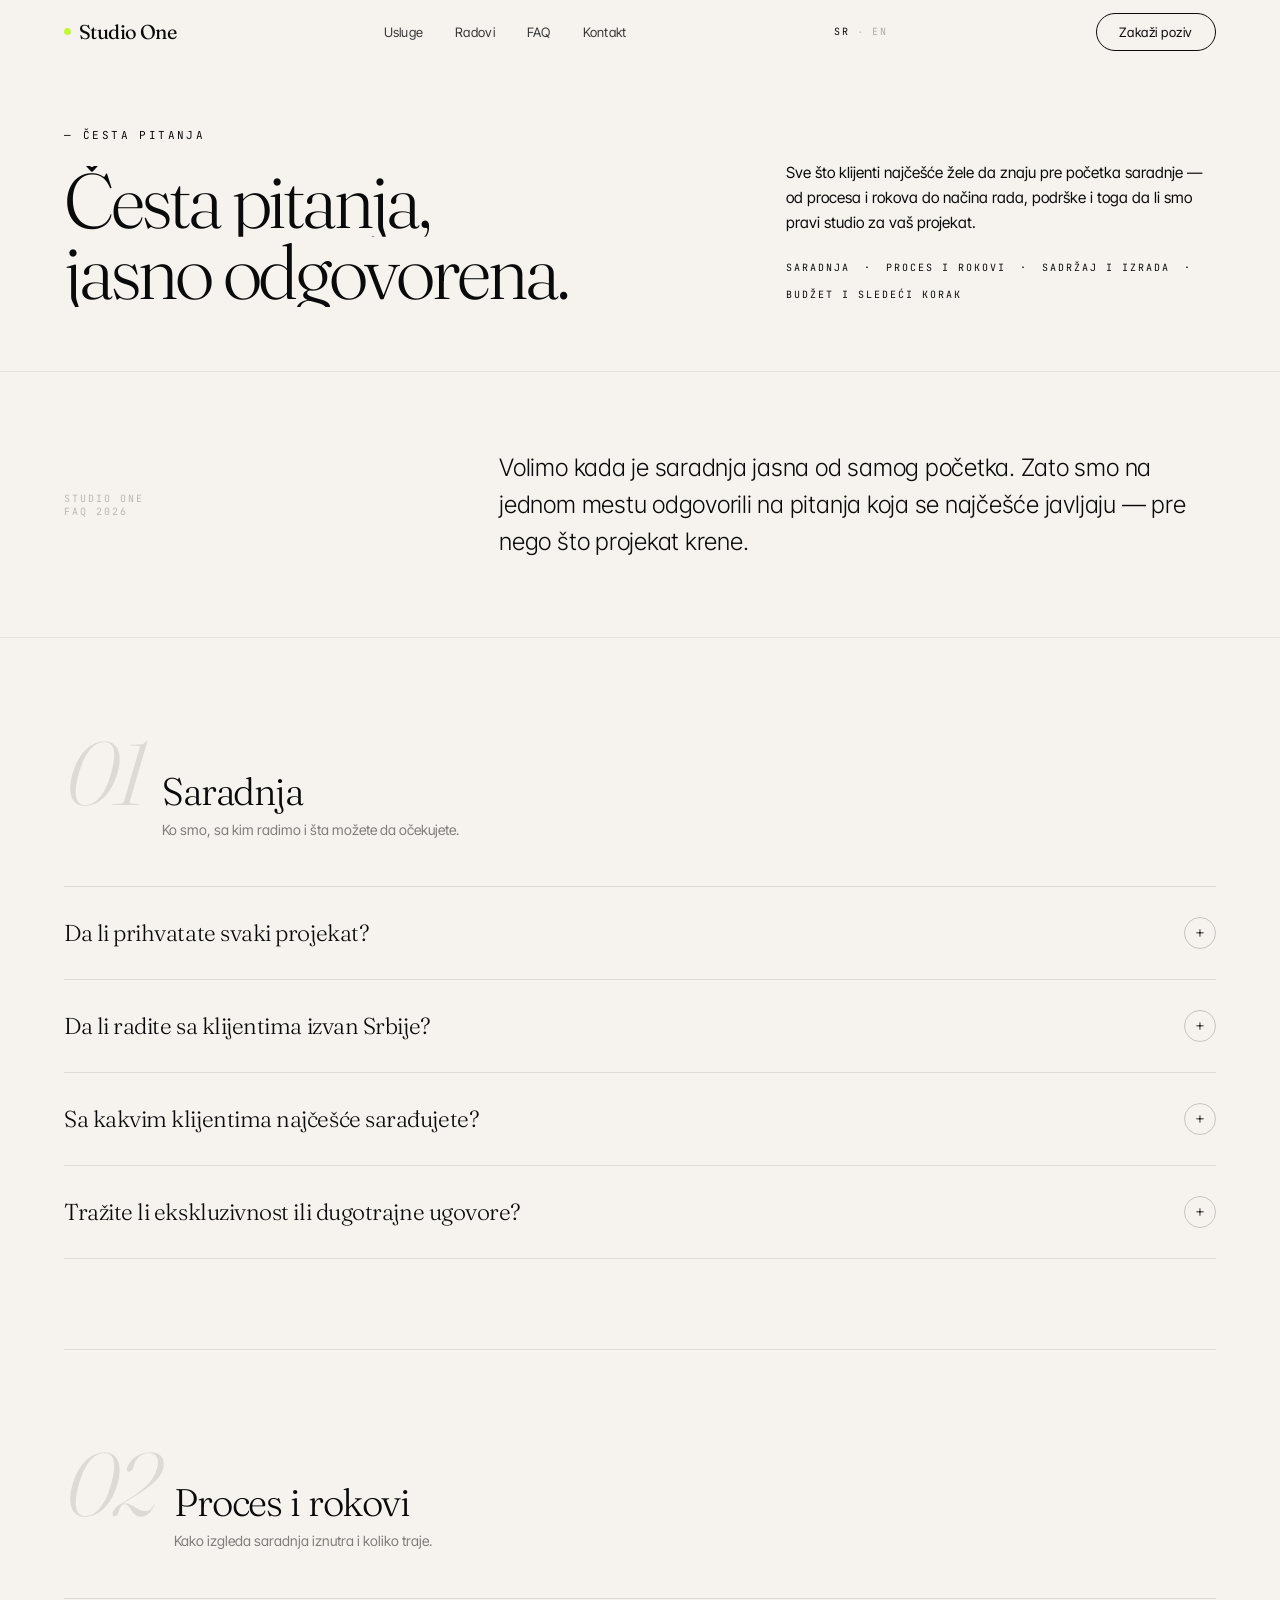
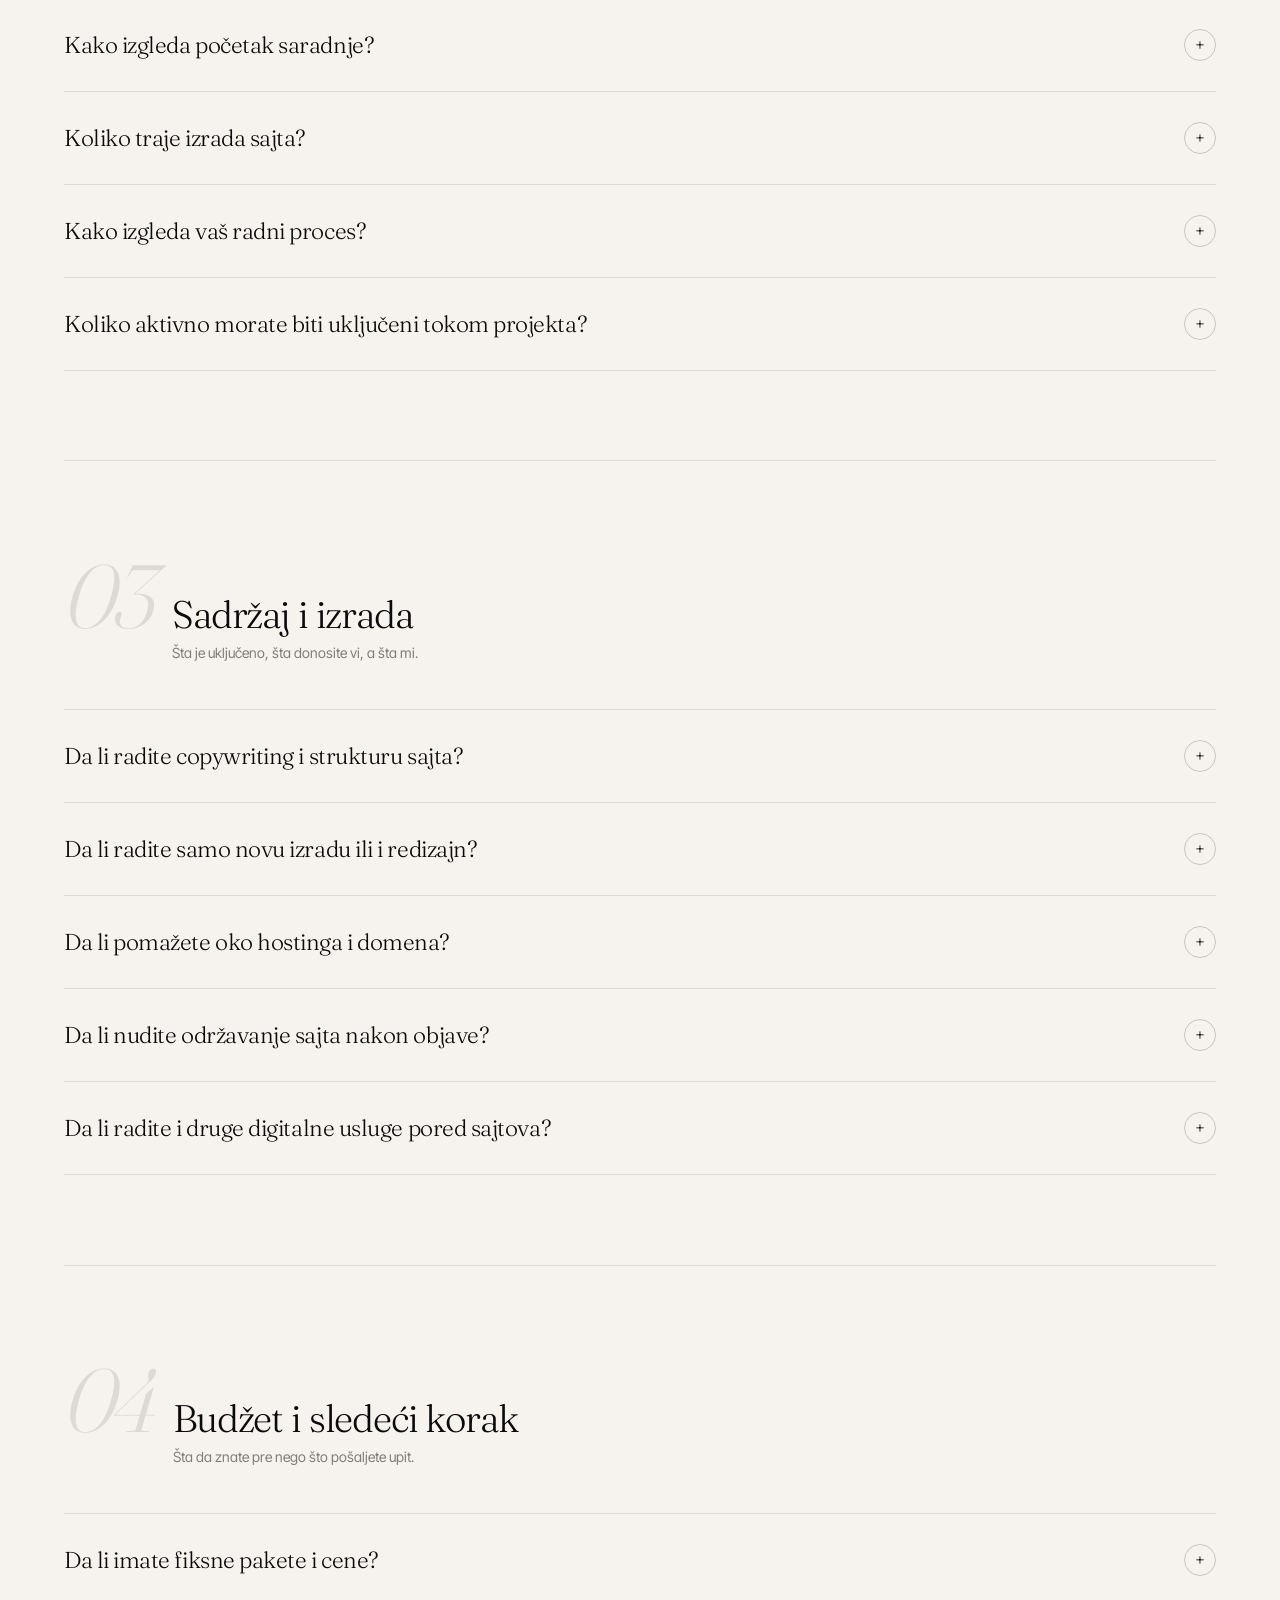
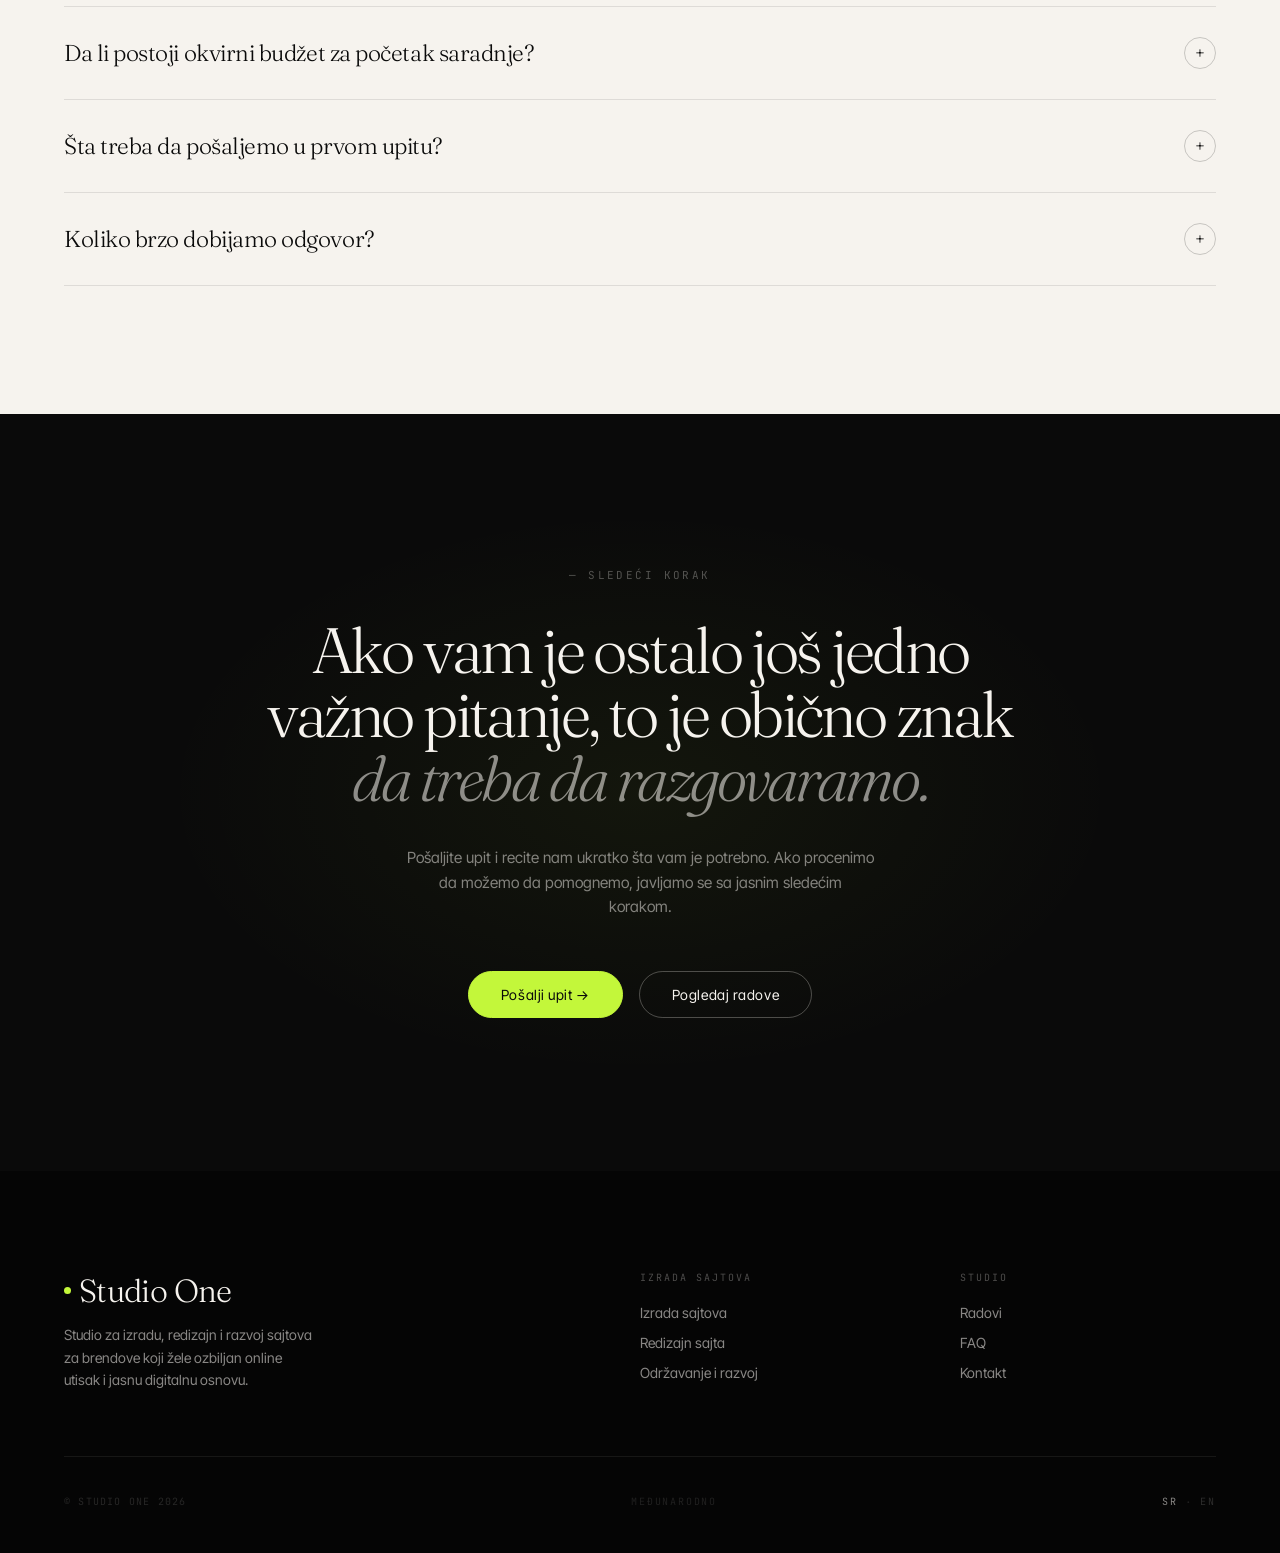
<file: pages/faq.html>
<!doctype html>
<html lang="sr">
<head>
  <meta charset="utf-8" />
  <meta name="viewport" content="width=device-width, initial-scale=1" />
  <title>FAQ — Studio One</title>
  <meta name="description" content="Sve što klijenti najčešće žele da znaju pre početka saradnje — od procesa i rokova do načina rada, podrške i toga da li smo pravi studio za vaš projekat." />
  <link rel="canonical" href="https://studioone.rs/pages/faq.html" />
  <link rel="alternate" hreflang="sr" href="https://studioone.rs/pages/faq.html" />
  <link rel="alternate" hreflang="en" href="https://studioone.rs/en/pages/faq.html" />
  <meta property="og:title" content="FAQ — Studio One" />
  <meta property="og:description" content="Sve što klijenti najčešće žele da znaju pre početka saradnje — od procesa i rokova do načina rada, podrške i toga da li smo pravi studio za vaš projekat." />
  <meta property="og:url" content="https://studioone.rs/pages/faq.html" />
  <meta property="og:type" content="website" />
  <meta name="twitter:card" content="summary" />
  <meta name="twitter:title" content="FAQ — Studio One" />
  <meta name="twitter:description" content="Sve što klijenti najčešće žele da znaju pre početka saradnje — od procesa i rokova do načina rada, podrške i toga da li smo pravi studio za vaš projekat." />

  <link rel="preconnect" href="https://fonts.googleapis.com">
  <link rel="preconnect" href="https://fonts.gstatic.com" crossorigin>
  <link href="https://fonts.googleapis.com/css2?family=Fraunces:opsz,ital,wght@9..144,0,300;9..144,0,400;9..144,1,300;9..144,1,400&family=Inter+Tight:wght@300;400;500&family=JetBrains+Mono:wght@400;500&display=swap" rel="stylesheet">
  <link rel="icon" href="../favicon.svg" type="image/svg+xml">

  <link rel="stylesheet" href="../css/tokens.css">
  <link rel="stylesheet" href="../css/base.css">
  <link rel="stylesheet" href="../css/animations.css">
  <link rel="stylesheet" href="../css/nav.css">
  <link rel="stylesheet" href="../css/misc.css">
  <link rel="stylesheet" href="../css/faq-page.css">
  <link rel="stylesheet" href="../css/responsive.css">
</head>
<body class="page-faq lang-sr">

  <!-- ── CURSOR ─────────────────────────────── -->
  <div class="c-ring" id="cRing"></div>
  <div class="c-dot"  id="cDot"></div>

  <!-- ── NAVIGATION ────────────────────────── -->
  <nav class="nav" id="nav" aria-label="Glavna navigacija">
    <a href="../index.html" class="nav__logo" aria-label="Studio One — naslovna">
      <span class="nav__logo-dot" aria-hidden="true"></span>Studio One
    </a>

    <div class="nav__links">
      <a href="usluge.html">Usluge</a>
      <a href="radovi.html">Radovi</a>
      <a href="faq.html" class="nav__link--active">FAQ</a>
      <a href="kontakt.html">Kontakt</a>
    </div>

    <div class="nav__lang" aria-label="Jezik">
      <span class="nav__lang-item is-active" aria-current="true">SR</span>
      <span class="nav__lang-sep" aria-hidden="true">·</span>
      <a href="../en/pages/faq.html" class="nav__lang-item" hreflang="en">EN</a>
    </div>

    <a href="kontakt.html" class="nav__cta" data-cursor="book">Zakaži poziv</a>

    <button
      class="nav__burger"
      id="navBurger"
      type="button"
      aria-label="Otvori meni"
      aria-expanded="false"
      aria-controls="navMobile">
      <span aria-hidden="true"></span>
      <span aria-hidden="true"></span>
      <span aria-hidden="true"></span>
    </button>
  </nav>

  <nav class="nav__mobile" id="navMobile" aria-label="Mobilni meni" aria-hidden="true">
    <a href="usluge.html">Usluge</a>
    <a href="radovi.html">Radovi</a>
    <a href="faq.html">FAQ</a>
    <a href="kontakt.html">Kontakt</a>

    <div class="nav__mobile-lang" aria-label="Jezik">
      <span class="nav__lang-item is-active" aria-current="true">SR</span>
      <span class="nav__lang-sep" aria-hidden="true">·</span>
      <a href="../en/pages/faq.html" class="nav__lang-item" hreflang="en">EN</a>
    </div>

    <a href="kontakt.html" class="nav__mobile-cta">Zakaži poziv →</a>
  </nav>

  <!-- ══════════════════════════════════════════
       HERO
  ══════════════════════════════════════════════ -->
  <section class="faq-hero">
    <div class="faq-hero__inner">
      <div class="faq-hero__left">
        <p class="faq-hero__label reveal">— Česta pitanja</p>
        <h1 class="faq-hero__title reveal-clip">
          <span>Česta pitanja,</span>
          <span>jasno odgovorena.</span>
        </h1>
      </div>
      <div class="faq-hero__right">
        <p class="faq-hero__sub reveal-blur">
          Sve što klijenti najčešće žele da znaju pre početka saradnje —
          od procesa i rokova do načina rada, podrške i toga da li smo
          pravi studio za vaš projekat.
        </p>
        <div class="faq-hero__meta reveal">
          <span>Saradnja</span><span>·</span>
          <span>Proces i rokovi</span><span>·</span>
          <span>Sadržaj i izrada</span><span>·</span>
          <span>Budžet i sledeći korak</span>
        </div>
      </div>
    </div>
  </section>

  <!-- ══════════════════════════════════════════
       INTRO NOTE
  ══════════════════════════════════════════════ -->
  <div class="faq-intro">
    <div class="faq-intro__inner">
      <div class="faq-intro__side">Studio One<br>FAQ 2026</div>
      <p class="faq-intro__text reveal-blur">
        Volimo kada je saradnja jasna od samog početka. Zato smo na jednom mestu odgovorili na pitanja koja se najčešće javljaju — pre nego što projekat krene.
      </p>
    </div>
  </div>

  <!-- ══════════════════════════════════════════
       FAQ KATEGORIJE
  ══════════════════════════════════════════════ -->
  <div class="faq-body">
    <div class="faq-body__inner">

      <!-- ─── Grupa 01: Saradnja ─────────────── -->
      <div class="faq-group reveal">
        <div class="faq-group__head">
          <span class="faq-group__n">01</span>
          <div>
            <h2 class="faq-group__title">Saradnja</h2>
            <p class="faq-group__intro">Ko smo, sa kim radimo i šta možete da očekujete.</p>
          </div>
        </div>

        <div class="faq__list">

          <div class="faq__item">
            <button class="faq__q" data-cursor="open">
              <h3>Da li prihvatate svaki projekat?</h3>
              <span class="faq__ico">+</span>
            </button>
            <div class="faq__a"><div class="faq__a-inner">
              Ne. Pre nego što prihvatimo projekat, procenimo da li postoji pravi fit — između toga šta klijent želi, šta mi umemo da uradimo dobro i da li zaista možemo da donesemo vrednost. Radimo sa brendovima koji shvataju da ozbiljan sajt nije trošak već investicija. Ako procenimo da nije pravi momenat ili kontekst, kažemo to direktno — bez zaobilaženja.
            </div></div>
          </div>

          <div class="faq__item">
            <button class="faq__q" data-cursor="open">
              <h3>Da li radite sa klijentima izvan Srbije?</h3>
              <span class="faq__ico">+</span>
            </button>
            <div class="faq__a"><div class="faq__a-inner">
              Da. Geografija nije prepreka. Celokupnu komunikaciju vodimo online — od prvog razgovora do isporuke i podrške. Imamo iskustvo u saradnji sa klijentima iz Srbije, regiona i inostranstva, i nema razlike u pristupu ili kvalitetu.
            </div></div>
          </div>

          <div class="faq__item">
            <button class="faq__q" data-cursor="open">
              <h3>Sa kakvim klijentima najčešće sarađujete?</h3>
              <span class="faq__ico">+</span>
            </button>
            <div class="faq__a"><div class="faq__a-inner">
              Radimo sa brendovima koji imaju jasan identitet ili ga aktivno grade — biznisima koji su prerasli generički sajt i žele nešto promišljenije, firmama kojima online nastup treba da reflektuje nivo onoga što stvarno nude. Najčešće su to mali i srednji biznisi, premium brendovi i profesionalci koji shvataju da prvi utisak nosi pravu cenu.
            </div></div>
          </div>

          <div class="faq__item">
            <button class="faq__q" data-cursor="open">
              <h3>Tražite li ekskluzivnost ili dugotrajne ugovore?</h3>
              <span class="faq__ico">+</span>
            </button>
            <div class="faq__a"><div class="faq__a-inner">
              Ne. Svaka saradnja se dogovara prema potrebi — projektno ili kroz mesečni aranžman za održavanje i razvoj. Nema prinudnih dugotrajnih ugovora. Cilj nam je da saradnja ima smisla za obe strane — i da traje onoliko koliko je korisna.
            </div></div>
          </div>

        </div>
      </div><!-- /faq-group 01 -->

      <!-- ─── Grupa 02: Proces i rokovi ─────── -->
      <div class="faq-group reveal reveal-d1">
        <div class="faq-group__head">
          <span class="faq-group__n">02</span>
          <div>
            <h2 class="faq-group__title">Proces i rokovi</h2>
            <p class="faq-group__intro">Kako izgleda saradnja iznutra i koliko traje.</p>
          </div>
        </div>

        <div class="faq__list">

          <div class="faq__item">
            <button class="faq__q" data-cursor="open">
              <h3>Kako izgleda početak saradnje?</h3>
              <span class="faq__ico">+</span>
            </button>
            <div class="faq__a"><div class="faq__a-inner">
              Sve počinje kratkim upitom ili razgovorom u kome procenimo suštinu projekta — cilj, kontekst, rok i obim. Ako postoji dobar fit, šaljemo jasnu ponudu sa definisanom strukturom i rokovima. Nema generičkih odgovora, nema nejasnih procena, nema čekanja nedeljama bez povratne informacije.
            </div></div>
          </div>

          <div class="faq__item">
            <button class="faq__q" data-cursor="open">
              <h3>Koliko traje izrada sajta?</h3>
              <span class="faq__ico">+</span>
            </button>
            <div class="faq__a"><div class="faq__a-inner">
              Zavisi od obima projekta. Landing stranice i manji web projekti najčešće traju
              2 do 4 nedelje. Kompletniji prezentacioni, B2B ili ecommerce sajtovi su najčešće
              u rasponu od 4 do 8 nedelja. Tačan rok uvek definišemo u ponudi, na osnovu realnog
              scope-a, sadržaja i brzine feedbacka sa vaše strane.
            </div></div>
          </div>

          <div class="faq__item">
            <button class="faq__q" data-cursor="open">
              <h3>Kako izgleda vaš radni proces?</h3>
              <span class="faq__ico">+</span>
            </button>
            <div class="faq__a"><div class="faq__a-inner">
              Radimo u jasno definisanim fazama — od strategije i žičane šeme, kroz dizajn sistem i prototip, do razvoja i testiranja. Na svakom ključnom koraku postoji feedback tačka. Bez iznenađenja, bez „šta je odjednom ovo" situacija. Transparentnost je deo procesa, ne bonus koji plaćate posebno.
            </div></div>
          </div>

          <div class="faq__item">
            <button class="faq__q" data-cursor="open">
              <h3>Koliko aktivno morate biti uključeni tokom projekta?</h3>
              <span class="faq__ico">+</span>
            </button>
            <div class="faq__a"><div class="faq__a-inner">
              Strukturirali smo proces tako da ne zahteva puno vašeg vremena — ali tražimo jasnu komunikaciju na ključnim feedback tačkama. Što jasnije i brže dolazi feedback, projekat ide mirno. Ono čega ne volimo: čekanje od mesec dana bez odgovora usred izrade, pa onda hitno sve. To nikada ne daje dobre rezultate.
            </div></div>
          </div>

        </div>
      </div><!-- /faq-group 02 -->

      <!-- ─── Grupa 03: Sadržaj i izrada ────── -->
      <div class="faq-group reveal reveal-d1">
        <div class="faq-group__head">
          <span class="faq-group__n">03</span>
          <div>
            <h2 class="faq-group__title">Sadržaj i izrada</h2>
            <p class="faq-group__intro">Šta je uključeno, šta donosite vi, a šta mi.</p>
          </div>
        </div>

        <div class="faq__list">

          <div class="faq__item">
            <button class="faq__q" data-cursor="open">
              <h3>Da li radite copywriting i strukturu sajta?</h3>
              <span class="faq__ico">+</span>
            </button>
            <div class="faq__a"><div class="faq__a-inner">
              Da. Kada projekat to traži, pomažemo oko copywritinga, hijerarhije poruka i strukture
              stranica. Ne morate doći sa gotovim tekstovima. Dovoljno je da jasno objasnite čime se
              bavite, kome prodajete i šta želite da sajt prenese, a ostatak razrađujemo kroz proces.
            </div></div>
          </div>

          <div class="faq__item">
            <button class="faq__q" data-cursor="open">
              <h3>Da li radite samo novu izradu ili i redizajn?</h3>
              <span class="faq__ico">+</span>
            </button>
            <div class="faq__a"><div class="faq__a-inner">
              Radimo i jedno i drugo. Redizajn je čest slučaj, posebno kada postojeći sajt tehnički
              postoji, ali više ne prati nivo firme, ne komunicira jasno ili izgleda zastarelo. Tada
              radimo novu strukturu, vizuelni pravac, copy i UX logiku, a ne samo kozmetičku izmenu.
            </div></div>
          </div>

          <div class="faq__item">
            <button class="faq__q" data-cursor="open">
              <h3>Da li pomažete oko hostinga i domena?</h3>
              <span class="faq__ico">+</span>
            </button>
            <div class="faq__a"><div class="faq__a-inner">
              Da. Ako već imate domen i hosting, uklapamo se u postojeće rešenje. Ako nemate,
              pomažemo da se odabere praktična i stabilna opcija i vodimo vas kroz postavljanje
              osnovne infrastrukture potrebne za lansiranje sajta.
            </div></div>
          </div>

          <div class="faq__item">
            <button class="faq__q" data-cursor="open">
              <h3>Da li nudite održavanje sajta nakon objave?</h3>
              <span class="faq__ico">+</span>
            </button>
            <div class="faq__a"><div class="faq__a-inner">
              Da. Po potrebi nudimo mesečno tehničko održavanje, izmene i dalji razvoj sajta.
              To je posebno korisno kada se sadržaj menja, uvode nove stranice ili projekat
              treba dalje da raste i ostane ažuran nakon lansiranja.
            </div></div>
          </div>

          <div class="faq__item">
            <button class="faq__q" data-cursor="open">
              <h3>Da li radite i druge digitalne usluge pored sajtova?</h3>
              <span class="faq__ico">+</span>
            </button>
            <div class="faq__a"><div class="faq__a-inner">
              Da, ali web je uvek osnova. Imamo kapacitet za vođenje Instagram profila, Meta i Google kampanje, SEO, branding i content produkciju. Ove usluge najčešće dolaze kao proširenje web saradnje — kao prirodni sledeći korak za brendove koji žele kompletan i dosledan digitalni nastup pod jednim krovom.
            </div></div>
          </div>

        </div>
      </div><!-- /faq-group 03 -->

      <!-- ─── Grupa 04: Budžet i sledeći korak -->
      <div class="faq-group reveal reveal-d1">
        <div class="faq-group__head">
          <span class="faq-group__n">04</span>
          <div>
            <h2 class="faq-group__title">Budžet i sledeći korak</h2>
            <p class="faq-group__intro">Šta da znate pre nego što pošaljete upit.</p>
          </div>
        </div>

        <div class="faq__list">

          <div class="faq__item">
            <button class="faq__q" data-cursor="open">
              <h3>Da li imate fiksne pakete i cene?</h3>
              <span class="faq__ico">+</span>
            </button>
            <div class="faq__a"><div class="faq__a-inner">
              Imamo jasne početne modele saradnje. Start Web kreće od 900 €, Growth Web od 1.900 €,
              Signature Web od 3.900 €, dok su custom projekti na upit. Konačna cena uvek zavisi od
              broja stranica, copy opsega, integracija i složenosti projekta, ali okvir je jasan od početka.
            </div></div>
          </div>

          <div class="faq__item">
            <button class="faq__q" data-cursor="open">
              <h3>Da li postoji okvirni budžet za početak saradnje?</h3>
              <span class="faq__ico">+</span>
            </button>
            <div class="faq__a"><div class="faq__a-inner">
              Da. Ako pričamo o ozbiljnom web projektu, ulazni okvir kod nas najčešće počinje od 900 €
              za manji sajt ili landing, oko 1.900 € za ozbiljniji višestranični nastup, i od 3.900 €
              za ambiciozniji premium scope. Ako još niste sigurni gde vaš projekat spada, dovoljno je
              da pošaljete upit i procenićemo realan raspon.
            </div></div>
          </div>

          <div class="faq__item">
            <button class="faq__q" data-cursor="open">
              <h3>Šta treba da pošaljemo u prvom upitu?</h3>
              <span class="faq__ico">+</span>
            </button>
            <div class="faq__a"><div class="faq__a-inner">
              Dovoljno je da pošaljete: čime se bavite, šta vam je potrebno, link postojećeg sajta
              ako postoji, okvirni budžet, željeni rok i kratak opis cilja projekta. Ne morate imati
              sve razrađeno unapred. Bitno je da možemo brzo da procenimo fit i sledeći korak.
            </div></div>
          </div>

          <div class="faq__item">
            <button class="faq__q" data-cursor="open">
              <h3>Koliko brzo dobijamo odgovor?</h3>
              <span class="faq__ico">+</span>
            </button>
            <div class="faq__a"><div class="faq__a-inner">
              Trudimo se da odgovorimo u roku od 1 do 2 radna dana. Ukoliko je projekat koji opisujete pravi fit za ono što radimo, javićemo se sa konkretnim sledećim korakom. Ne šaljemo generičke odgovore tipa „primili smo vaš upit" — ako pišemo, pišemo sa smislom.
            </div></div>
          </div>

        </div>
      </div><!-- /faq-group 04 -->

    </div>
  </div><!-- /faq-body -->

  <!-- ══════════════════════════════════════════
       CTA — Završni blok
  ══════════════════════════════════════════════ -->
  <section class="faq-cta">
    <div class="faq-cta__inner reveal">
      <p class="faq-cta__label">— Sledeći korak</p>
      <h2 class="faq-cta__title">
        Ako vam je ostalo još jedno važno pitanje, to je obično znak<br>
        <em>da treba da razgovaramo.</em>
      </h2>
      <p class="faq-cta__body">
        Pošaljite upit i recite nam ukratko šta vam je potrebno. Ako procenimo da možemo da pomognemo, javljamo se sa jasnim sledećim korakom.
      </p>
      <div class="faq-cta__actions">
        <a href="kontakt.html" class="btn-accent" data-cursor="send">Pošalji upit →</a>
        <a href="radovi.html" class="btn-outline-light" data-cursor="view">Pogledaj radove</a>
      </div>
    </div>
  </section>

  <!-- ── FOOTER ────────────────────────────── -->
  <footer class="footer">
    <div class="footer__inner">
      <div class="footer__top">
        <div class="footer__brand">
          <div class="footer__brand-name"><span class="footer__brand-dot"></span>Studio One</div>
          <p class="footer__brand-desc">
            Studio za izradu, redizajn i razvoj sajtova za brendove koji žele ozbiljan online utisak i jasnu digitalnu osnovu.
          </p>
        </div>
        <div>
          <div class="footer__col-title">Izrada sajtova</div>
          <ul class="footer__links">
            <li><a href="usluge.html">Izrada sajtova</a></li>
            <li><a href="usluge.html">Redizajn sajta</a></li>
            <li><a href="usluge.html">Održavanje i razvoj</a></li>
          </ul>
        </div>
        <div>
          <div class="footer__col-title">Studio</div>
          <ul class="footer__links">
            <li><a href="radovi.html">Radovi</a></li>
            <li><a href="faq.html">FAQ</a></li>
            <li><a href="kontakt.html">Kontakt</a></li>
          </ul>
        </div>
      </div>
      <div class="footer__bottom">
        <span class="footer__bottom-copy">© Studio One 2026</span>
        <span class="footer__bottom-center">Međunarodno</span>
        <div class="footer__lang">
          <span class="footer__lang-item is-active" aria-current="true">SR</span>
          <span class="footer__lang-sep">·</span>
          <a href="../en/pages/faq.html" class="footer__lang-item">EN</a>
        </div>
      </div>
    </div>
  </footer>

  <!-- Scripts -->
  <script src="../js/cursor.js" defer></script>
  <script src="../js/nav.js"    defer></script>
  <script src="../js/faq.js"    defer></script>
  <script src="../js/reveal.js" defer></script>
  <script src="../js/main.js"   defer></script>

</body>
</html>
</file>
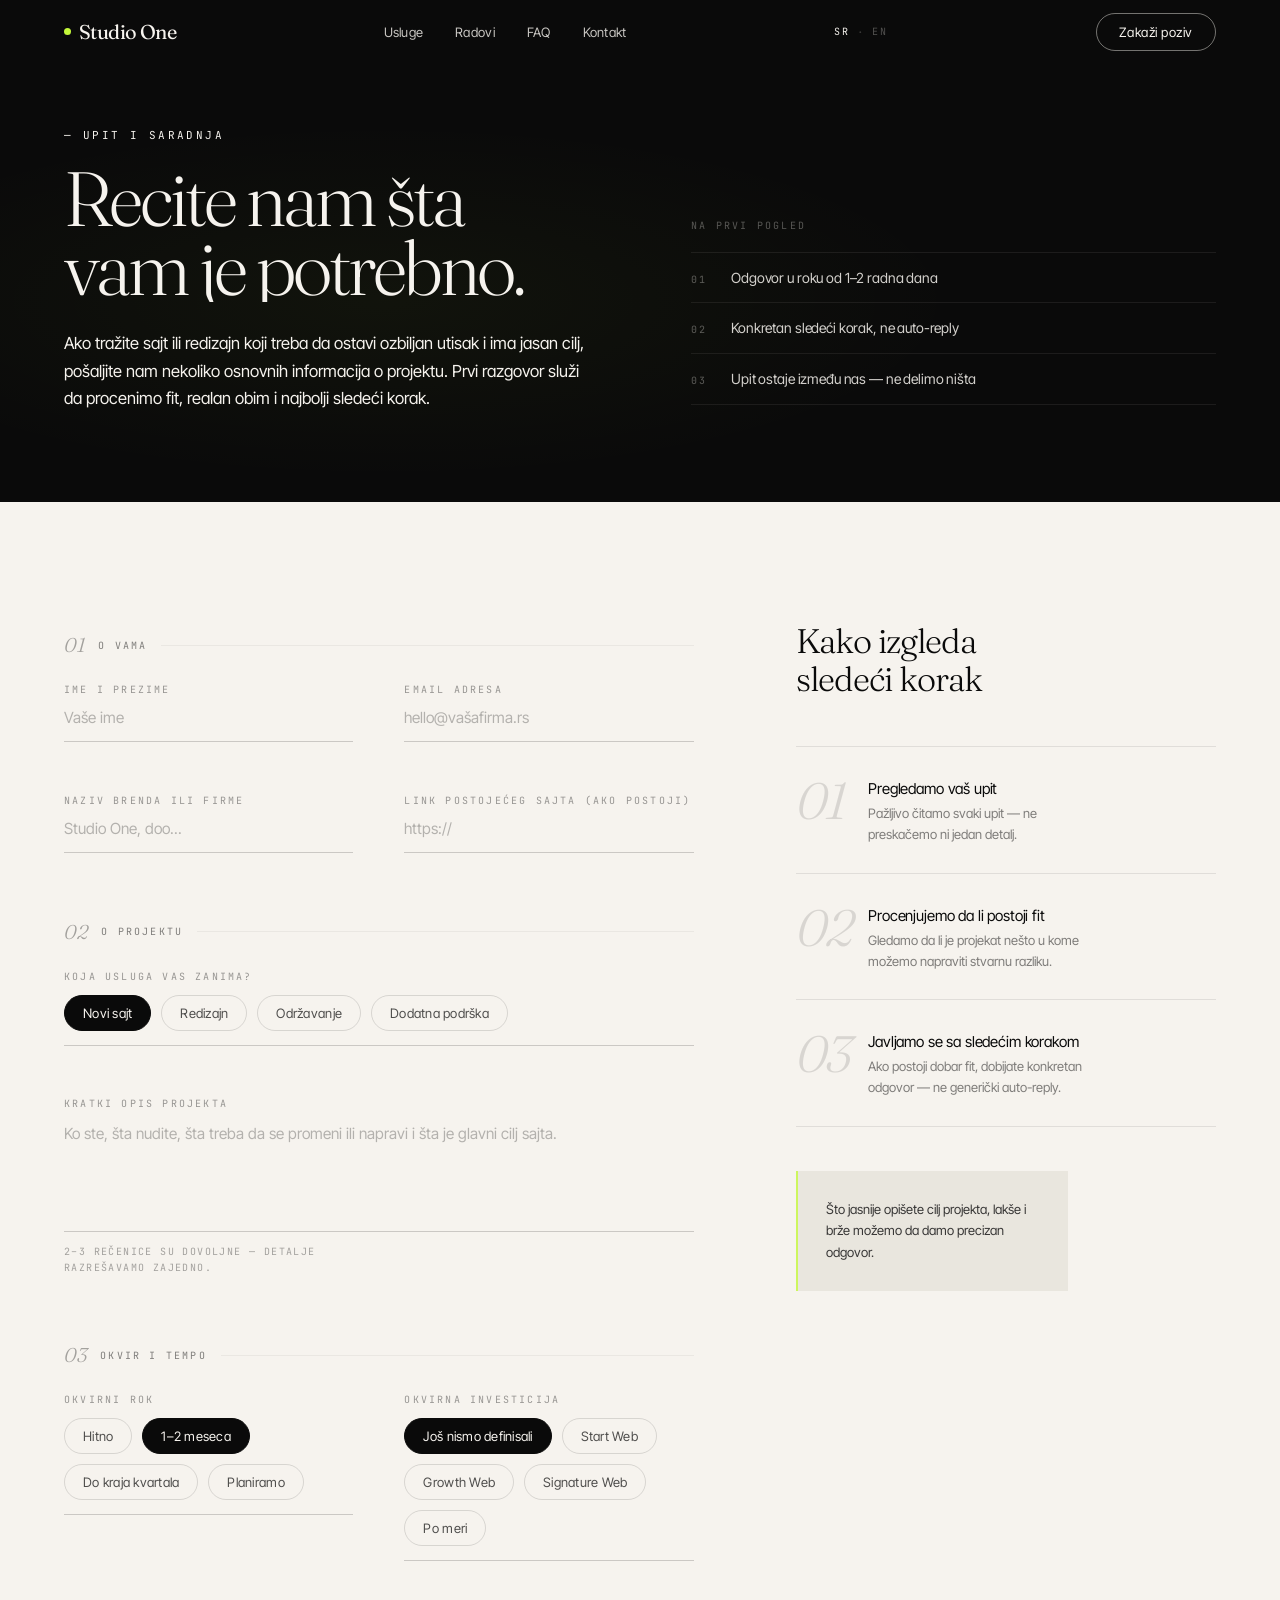
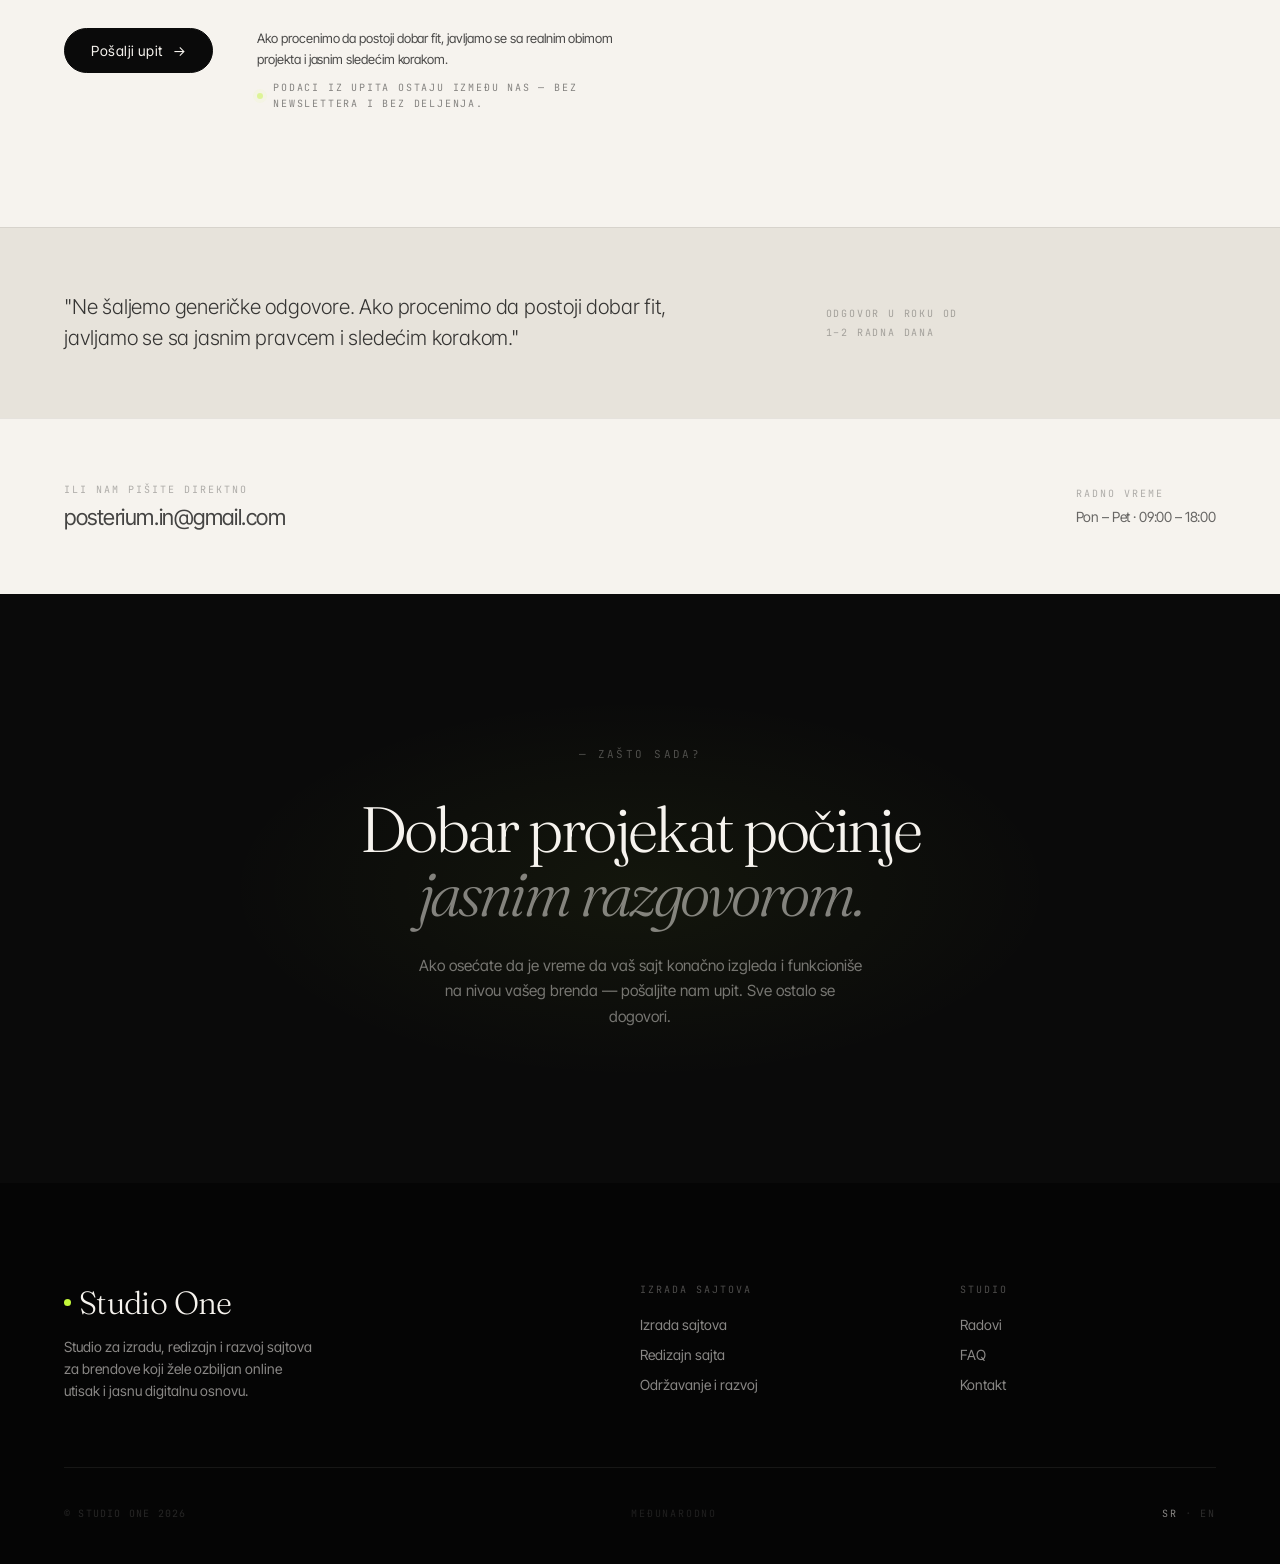
<file: pages/kontakt.html>
<!doctype html>
<html lang="sr">
<head>
  <meta charset="utf-8" />
  <meta name="viewport" content="width=device-width, initial-scale=1" />
  <title>Kontakt — Studio One</title>
  <meta name="description" content="Pošaljite upit za izradu sajta, redizajn ili dalji razvoj. Prvi razgovor služi da procenimo fit, realan obim projekta i sledeći korak." />
  <link rel="canonical" href="https://studioone.rs/pages/kontakt.html" />
  <link rel="alternate" hreflang="sr" href="https://studioone.rs/pages/kontakt.html" />
  <link rel="alternate" hreflang="en" href="https://studioone.rs/en/pages/contact.html" />
  <meta property="og:title" content="Kontakt — Studio One" />
  <meta property="og:description" content="Pošaljite upit za izradu sajta, redizajn ili dalji razvoj. Prvi razgovor služi da procenimo fit, realan obim projekta i sledeći korak." />
  <meta property="og:url" content="https://studioone.rs/pages/kontakt.html" />
  <meta property="og:type" content="website" />
  <meta name="twitter:card" content="summary" />
  <meta name="twitter:title" content="Kontakt — Studio One" />
  <meta name="twitter:description" content="Pošaljite upit za izradu sajta, redizajn ili dalji razvoj. Prvi razgovor služi da procenimo fit, realan obim projekta i sledeći korak." />

  <link rel="preconnect" href="https://fonts.googleapis.com">
  <link rel="preconnect" href="https://fonts.gstatic.com" crossorigin>
  <link href="https://fonts.googleapis.com/css2?family=Fraunces:opsz,ital,wght@9..144,0,300;9..144,0,400;9..144,1,300;9..144,1,400&family=Inter+Tight:wght@300;400;500&family=JetBrains+Mono:wght@400;500&display=swap" rel="stylesheet">
  <link rel="icon" href="../favicon.svg" type="image/svg+xml">

  <link rel="stylesheet" href="../css/tokens.css">
  <link rel="stylesheet" href="../css/base.css">
  <link rel="stylesheet" href="../css/animations.css">
  <link rel="stylesheet" href="../css/nav.css">
  <link rel="stylesheet" href="../css/misc.css">
  <link rel="stylesheet" href="../css/kontakt.css">
  <link rel="stylesheet" href="../css/responsive.css">
</head>
<body class="page-kontakt lang-sr" data-dark-hero>

  <!-- ── CURSOR ─────────────────────────────── -->
  <div class="c-ring" id="cRing"></div>
  <div class="c-dot"  id="cDot"></div>

  <!-- ── NAVIGATION ────────────────────────── -->
  <nav class="nav" id="nav" aria-label="Glavna navigacija">
    <a href="../index.html" class="nav__logo" aria-label="Studio One — naslovna">
      <span class="nav__logo-dot" aria-hidden="true"></span>Studio One
    </a>

    <div class="nav__links">
      <a href="usluge.html">Usluge</a>
      <a href="radovi.html">Radovi</a>
      <a href="faq.html">FAQ</a>
      <a href="kontakt.html" class="nav__link--active">Kontakt</a>
    </div>

    <div class="nav__lang" aria-label="Jezik">
      <span class="nav__lang-item is-active" aria-current="true">SR</span>
      <span class="nav__lang-sep" aria-hidden="true">·</span>
      <a href="../en/pages/contact.html" class="nav__lang-item" hreflang="en">EN</a>
    </div>

    <a href="kontakt.html" class="nav__cta" data-cursor="book">Zakaži poziv</a>

    <button
      class="nav__burger"
      id="navBurger"
      type="button"
      aria-label="Otvori meni"
      aria-expanded="false"
      aria-controls="navMobile">
      <span aria-hidden="true"></span>
      <span aria-hidden="true"></span>
      <span aria-hidden="true"></span>
    </button>
  </nav>

  <nav class="nav__mobile" id="navMobile" aria-label="Mobilni meni" aria-hidden="true">
    <a href="usluge.html">Usluge</a>
    <a href="radovi.html">Radovi</a>
    <a href="faq.html">FAQ</a>
    <a href="kontakt.html">Kontakt</a>

    <div class="nav__mobile-lang" aria-label="Jezik">
      <span class="nav__lang-item is-active" aria-current="true">SR</span>
      <span class="nav__lang-sep" aria-hidden="true">·</span>
      <a href="../en/pages/contact.html" class="nav__lang-item" hreflang="en">EN</a>
    </div>

    <a href="kontakt.html" class="nav__mobile-cta">Zakaži poziv →</a>
  </nav>

  <!-- ══════════════════════════════════════════
       HERO — dark
  ══════════════════════════════════════════════ -->
  <section class="kontakt-hero">
    <div class="kontakt-hero__inner">

      <!-- Levo: headline -->
      <div>
        <p class="kontakt-hero__label reveal">— Upit i saradnja</p>
        <h1 class="kontakt-hero__title reveal-clip">
          <span>Recite nam šta</span>
          <span>vam je potrebno.</span>
        </h1>
        <p class="kontakt-hero__sub reveal-blur">
          Ako tražite sajt ili redizajn koji treba da ostavi ozbiljan utisak i ima jasan cilj,
          pošaljite nam nekoliko osnovnih informacija o projektu. Prvi razgovor služi
          da procenimo fit, realan obim i najbolji sledeći korak.
        </p>
      </div>

      <!-- Desno: "Na prvi pogled" trust list -->
      <div class="kontakt-hero__right reveal reveal-d2">
        <p class="kontakt-trust__label">Na prvi pogled</p>
        <ul class="kontakt-trust">
          <li>
            <span class="kontakt-trust__n">01</span>
            <span class="kontakt-trust__t">Odgovor u roku od 1–2 radna dana</span>
          </li>
          <li>
            <span class="kontakt-trust__n">02</span>
            <span class="kontakt-trust__t">Konkretan sledeći korak, ne auto-reply</span>
          </li>
          <li>
            <span class="kontakt-trust__n">03</span>
            <span class="kontakt-trust__t">Upit ostaje između nas — ne delimo ništa</span>
          </li>
        </ul>
      </div>

    </div>
  </section>

  <!-- ══════════════════════════════════════════
       FORMA + INFO BLOK
  ══════════════════════════════════════════════ -->
  <section class="kontakt-main">
    <div class="kontakt-main__inner">

      <!-- ── Forma ─────────────────────────── -->
      <div class="reveal">
        <!-- Success state (shown after JS submit) -->
        <div class="kontakt-success" id="kontaktSuccess" aria-live="polite">
          <p class="kontakt-success__label">— Primljeno</p>
          <h2 class="kontakt-success__title">Vaš upit je stigao.</h2>
          <p class="kontakt-success__text">
            Pregledamo ga i javljamo se u roku od <strong>1–2 radna dana</strong> sa jasnim sledećim korakom<span class="kontakt-success__email" id="kontaktSuccessEmail"></span>.
          </p>
          <div class="kontakt-success__next">
            <p class="kontakt-success__next-label">U međuvremenu</p>
            <div class="kontakt-success__links">
              <a href="radovi.html" data-cursor="explore">Pogledajte radove →</a>
              <a href="faq.html" data-cursor="explore">Česta pitanja →</a>
              <a href="../index.html" data-cursor="explore">Nazad na početnu →</a>
            </div>
          </div>
        </div>

        <form
          class="kontakt-form"
          id="kontaktForm"
          action="https://formspree.io/f/meevlpzw"
          method="POST"
          novalidate
        >
          <!-- Honeypot — hidden from users, filled only by bots -->
          <input type="text" class="kontakt-honey" name="_gotcha" tabindex="-1" autocomplete="off" aria-hidden="true" />
          <input type="hidden" name="subject" value="Studio One — SR kontakt upit" />
          <input type="hidden" name="form_locale" value="sr" />
          <input type="hidden" name="form_page" value="/pages/kontakt.html" />

          <!-- ─── Sekcija 01: O vama ───────────── -->
          <p class="kontakt-formhead">
            <span class="kontakt-formhead__n">01</span>
            O vama
          </p>

          <!-- Ime i prezime + Email -->
          <div class="kontakt-form__row">
            <div class="kontakt-field">
              <label class="kontakt-field__label" for="ime">Ime i prezime</label>
              <input
                class="kontakt-input" id="ime" name="name" type="text"
                placeholder="Vaše ime" autocomplete="name" required
              />
            </div>
            <div class="kontakt-field">
              <label class="kontakt-field__label" for="email">Email adresa</label>
              <input
                class="kontakt-input" id="email" name="email" type="email"
                placeholder="hello@vašafirma.rs" autocomplete="email" required
              />
            </div>
          </div>

          <!-- Naziv brenda + Link -->
          <div class="kontakt-form__row">
            <div class="kontakt-field">
              <label class="kontakt-field__label" for="brend">Naziv brenda ili firme</label>
              <input
                class="kontakt-input" id="brend" name="company" type="text"
                placeholder="Studio One, doo..." required
              />
            </div>
            <div class="kontakt-field">
              <label class="kontakt-field__label" for="link">Link postojećeg sajta (ako postoji)</label>
              <input
                class="kontakt-input" id="link" name="website" type="url"
                placeholder="https://"
              />
            </div>
          </div>

          <!-- ─── Sekcija 02: O projektu ────────── -->
          <p class="kontakt-formhead">
            <span class="kontakt-formhead__n">02</span>
            O projektu
          </p>

          <!-- Šta je potrebno — pill selector -->
          <div class="kontakt-field">
            <span class="kontakt-field__label">Koja usluga vas zanima?</span>
            <div class="kontakt-pills" role="group" aria-label="Vrsta projekta">
              <input class="kontakt-pill" type="radio" name="service" id="tip-novi" value="Novi sajt" checked />
              <label for="tip-novi">Novi sajt</label>

              <input class="kontakt-pill" type="radio" name="service" id="tip-redizajn" value="Redizajn sajta" />
              <label for="tip-redizajn">Redizajn</label>

              <input class="kontakt-pill" type="radio" name="service" id="tip-odrzavanje" value="Održavanje i razvoj" />
              <label for="tip-odrzavanje">Održavanje</label>

              <input class="kontakt-pill" type="radio" name="service" id="tip-ostalo" value="Dodatna podrška" />
              <label for="tip-ostalo">Dodatna podrška</label>
            </div>
          </div>

          <!-- Opis projekta -->
          <div class="kontakt-field">
            <label class="kontakt-field__label" for="opis">Kratki opis projekta</label>
            <textarea
              class="kontakt-input kontakt-textarea"
              id="opis" name="message"
              placeholder="Ko ste, šta nudite, šta treba da se promeni ili napravi i šta je glavni cilj sajta."
              required
            ></textarea>
            <span class="kontakt-field__hint">
              2–3 rečenice su dovoljne — detalje razrešavamo zajedno.
            </span>
          </div>

          <!-- ─── Sekcija 03: Okvir i tempo ────── -->
          <p class="kontakt-formhead">
            <span class="kontakt-formhead__n">03</span>
            Okvir i tempo
          </p>

          <!-- Rok i investicija -->
          <div class="kontakt-form__row">
            <div class="kontakt-field">
              <span class="kontakt-field__label">Okvirni rok</span>
              <div class="kontakt-pills" role="group" aria-label="Okvirni rok">
                <input class="kontakt-pill" type="radio" name="timeline" id="rok-hitno" value="Hitno (do mesec dana)" />
                <label for="rok-hitno">Hitno</label>

                <input class="kontakt-pill" type="radio" name="timeline" id="rok-1-2" value="U toku 1-2 meseca" checked />
                <label for="rok-1-2">1–2 meseca</label>

                <input class="kontakt-pill" type="radio" name="timeline" id="rok-kvartal" value="Do kraja kvartala" />
                <label for="rok-kvartal">Do kraja kvartala</label>

                <input class="kontakt-pill" type="radio" name="timeline" id="rok-planiramo" value="Planiramo, nema pritiska" />
                <label for="rok-planiramo">Planiramo</label>
              </div>
            </div>
            <div class="kontakt-field">
              <span class="kontakt-field__label">Okvirna investicija</span>
              <div class="kontakt-pills" role="group" aria-label="Okvirni budžet">
                <input class="kontakt-pill" type="radio" name="budget" id="b-open" value="Još nismo definisali" checked />
                <label for="b-open">Još nismo definisali</label>

                <input class="kontakt-pill" type="radio" name="budget" id="b-start" value="Start Web (oko 900 €)" />
                <label for="b-start">Start Web</label>

                <input class="kontakt-pill" type="radio" name="budget" id="b-mid" value="Growth Web (oko 1.900 €)" />
                <label for="b-mid">Growth Web</label>

                <input class="kontakt-pill" type="radio" name="budget" id="b-premium" value="Signature Web (3.900 €+)" />
                <label for="b-premium">Signature Web</label>

                <input class="kontakt-pill" type="radio" name="budget" id="b-custom" value="Opseg po meri / veći obim" />
                <label for="b-custom">Po meri</label>
              </div>
            </div>
          </div>

          <!-- ─── Submit ─────────────────────── -->
          <div class="kontakt-submit">
            <button type="submit" class="btn-primary" data-cursor="send">
              <span class="btn-label">Pošalji upit</span>
              <span class="btn-arrow" aria-hidden="true">→</span>
            </button>
            <div class="kontakt-submit__meta">
              <p class="kontakt-submit__note">
                Ako procenimo da postoji dobar fit, javljamo se sa realnim obimom projekta i jasnim sledećim korakom.
              </p>
              <p class="kontakt-submit__privacy">
                <span class="kontakt-submit__privacy-dot" aria-hidden="true"></span>
                Podaci iz upita ostaju između nas — bez newslettera i bez deljenja.
              </p>
            </div>
          </div>

        </form>
      </div>

      <!-- ── Info blok ─────────────────────── -->
      <div class="kontakt-info reveal reveal-d2">
        <h2 class="kontakt-info__title">Kako izgleda<br>sledeći korak</h2>
        <div class="kontakt-steps">
          <div class="kontakt-step">
            <div class="kontakt-step__n">01</div>
            <div class="kontakt-step__body">
              <div class="kontakt-step__title">Pregledamo vaš upit</div>
              <p class="kontakt-step__text">Pažljivo čitamo svaki upit — ne preskačemo ni jedan detalj.</p>
            </div>
          </div>
          <div class="kontakt-step">
            <div class="kontakt-step__n">02</div>
            <div class="kontakt-step__body">
              <div class="kontakt-step__title">Procenjujemo da li postoji fit</div>
              <p class="kontakt-step__text">Gledamo da li je projekat nešto u kome možemo napraviti stvarnu razliku.</p>
            </div>
          </div>
          <div class="kontakt-step">
            <div class="kontakt-step__n">03</div>
            <div class="kontakt-step__body">
              <div class="kontakt-step__title">Javljamo se sa sledećim korakom</div>
              <p class="kontakt-step__text">Ako postoji dobar fit, dobijate konkretan odgovor — ne generički auto-reply.</p>
            </div>
          </div>
        </div>
        <div class="kontakt-info__note">
          Što jasnije opišete cilj projekta, lakše i brže možemo da damo precizan odgovor.
        </div>
      </div>

    </div>
  </section>

  <!-- ══════════════════════════════════════════
       REASSURANCE
  ══════════════════════════════════════════════ -->
  <div class="kontakt-reassurance reveal">
    <div class="kontakt-reassurance__inner">
      <p class="kontakt-reassurance__text">
        "Ne šaljemo generičke odgovore. Ako procenimo da postoji dobar fit, javljamo se sa jasnim pravcem i sledećim korakom."
      </p>
      <div class="kontakt-reassurance__meta">
        Odgovor u roku od<br>1–2 radna dana
      </div>
    </div>
  </div>

  <!-- ══════════════════════════════════════════
       ALT KONTAKT
  ══════════════════════════════════════════════ -->
  <div class="kontakt-alt">
    <div class="kontakt-alt__inner">
      <div>
        <p class="kontakt-alt__label">Ili nam pišite direktno</p>
        <a href="mailto:posterium.in@gmail.com" class="kontakt-alt__email" data-cursor="send">
          posterium.in@gmail.com
        </a>
      </div>
      <div>
        <p class="kontakt-alt__label">Radno vreme</p>
        <p class="kontakt-alt__value">Pon – Pet · 09:00 – 18:00</p>
      </div>
    </div>
  </div>

  <!-- ══════════════════════════════════════════
       CLOSING BLOCK
  ══════════════════════════════════════════════ -->
  <section class="kontakt-close">
    <div class="kontakt-close__inner reveal">
      <p class="kontakt-close__label">— Zašto sada?</p>
      <h2 class="kontakt-close__title">
        Dobar projekat počinje<br><em>jasnim razgovorom.</em>
      </h2>
      <p class="kontakt-close__text">
        Ako osećate da je vreme da vaš sajt konačno izgleda i funkcioniše na nivou vašeg brenda — pošaljite nam upit. Sve ostalo se dogovori.
      </p>
    </div>
  </section>

  <!-- ── FOOTER ────────────────────────────── -->
  <footer class="footer">
    <div class="footer__inner">
      <div class="footer__top">
        <div class="footer__brand">
          <div class="footer__brand-name"><span class="footer__brand-dot"></span>Studio One</div>
          <p class="footer__brand-desc">
            Studio za izradu, redizajn i razvoj sajtova za brendove koji žele ozbiljan online utisak i jasnu digitalnu osnovu.
          </p>
        </div>
        <div>
          <div class="footer__col-title">Izrada sajtova</div>
          <ul class="footer__links">
            <li><a href="usluge.html">Izrada sajtova</a></li>
            <li><a href="usluge.html">Redizajn sajta</a></li>
            <li><a href="usluge.html">Održavanje i razvoj</a></li>
          </ul>
        </div>
        <div>
          <div class="footer__col-title">Studio</div>
          <ul class="footer__links">
            <li><a href="radovi.html">Radovi</a></li>
            <li><a href="faq.html">FAQ</a></li>
            <li><a href="kontakt.html">Kontakt</a></li>
          </ul>
        </div>
      </div>
      <div class="footer__bottom">
        <span class="footer__bottom-copy">© Studio One 2026</span>
        <span class="footer__bottom-center">Međunarodno</span>
        <div class="footer__lang">
          <span class="footer__lang-item is-active" aria-current="true">SR</span>
          <span class="footer__lang-sep">·</span>
          <a href="../en/pages/contact.html" class="footer__lang-item">EN</a>
        </div>
      </div>
    </div>
  </footer>

  <!-- Scripts -->
  <script src="../js/cursor.js" defer></script>
  <script src="../js/nav.js"    defer></script>
  <script src="../js/reveal.js" defer></script>
  <script src="../js/main.js"   defer></script>
  <script src="../js/form.js"   defer></script>

</body>
</html>
</file>
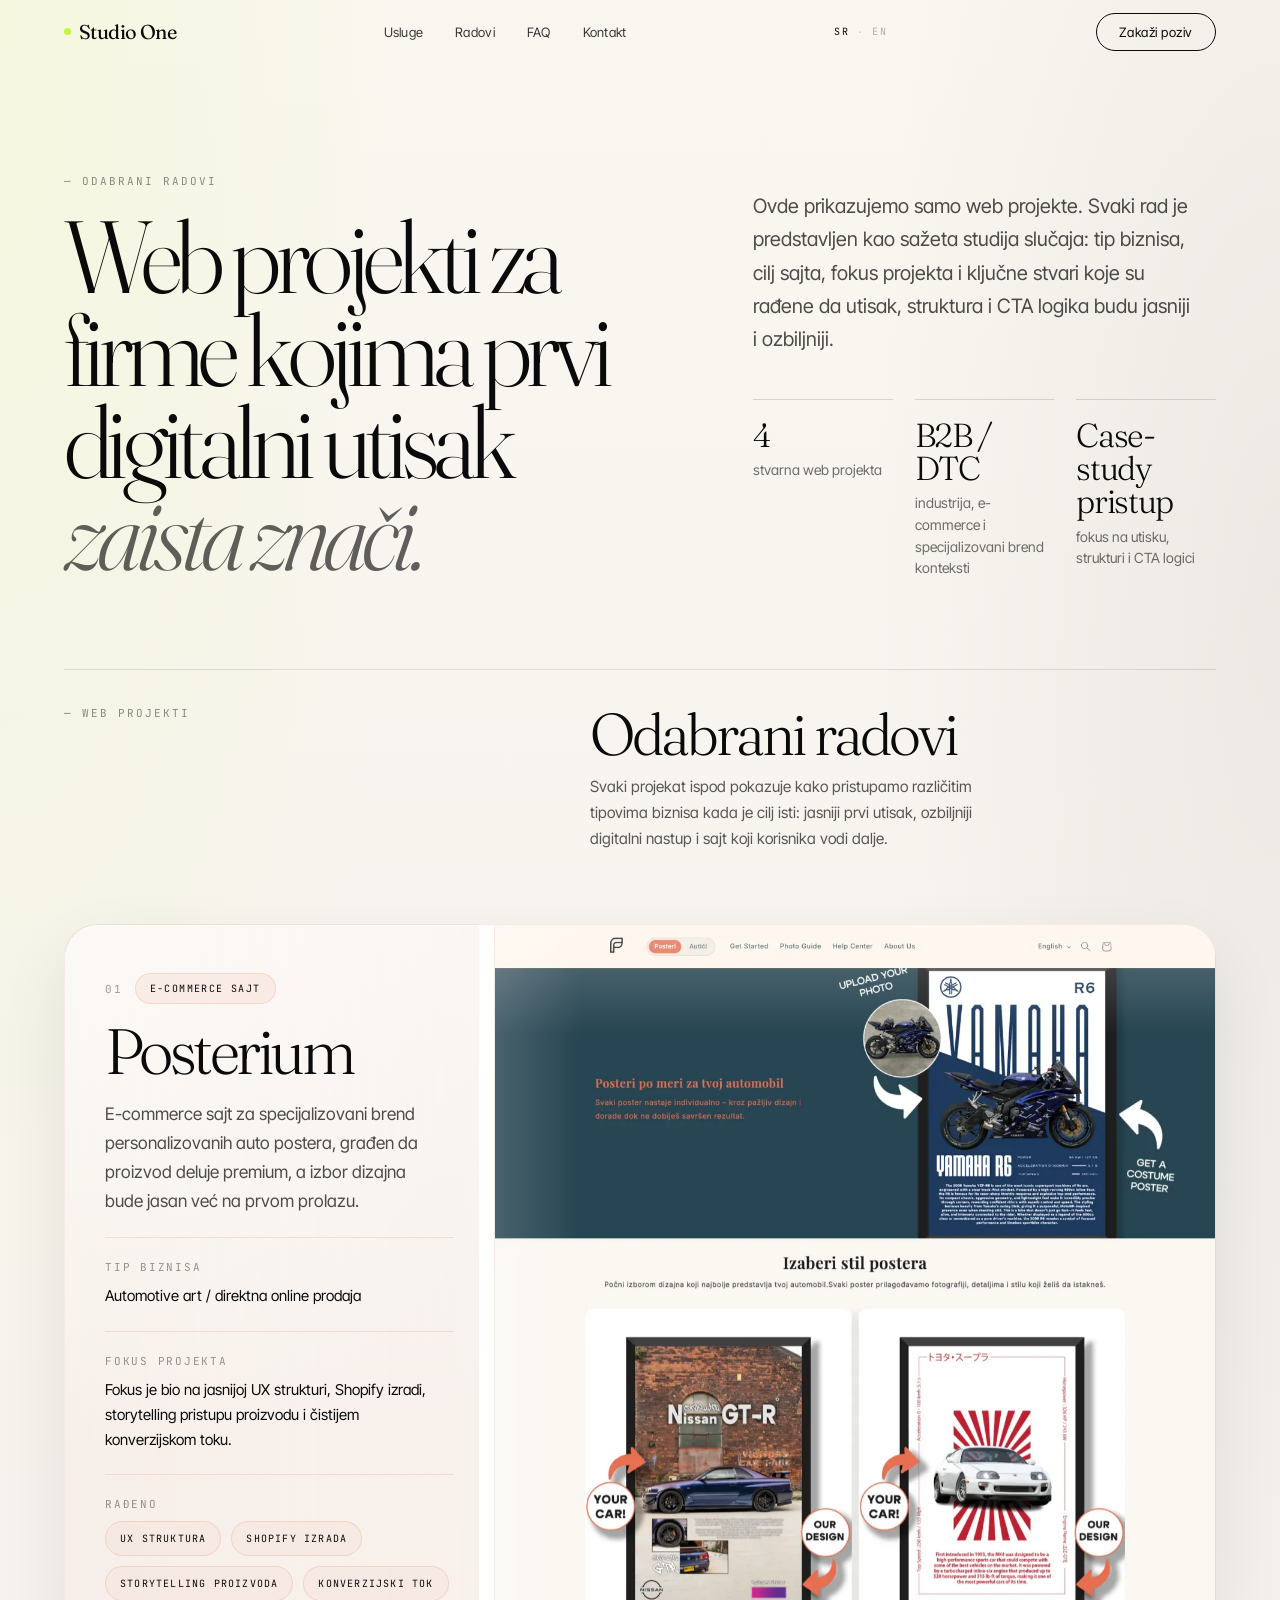
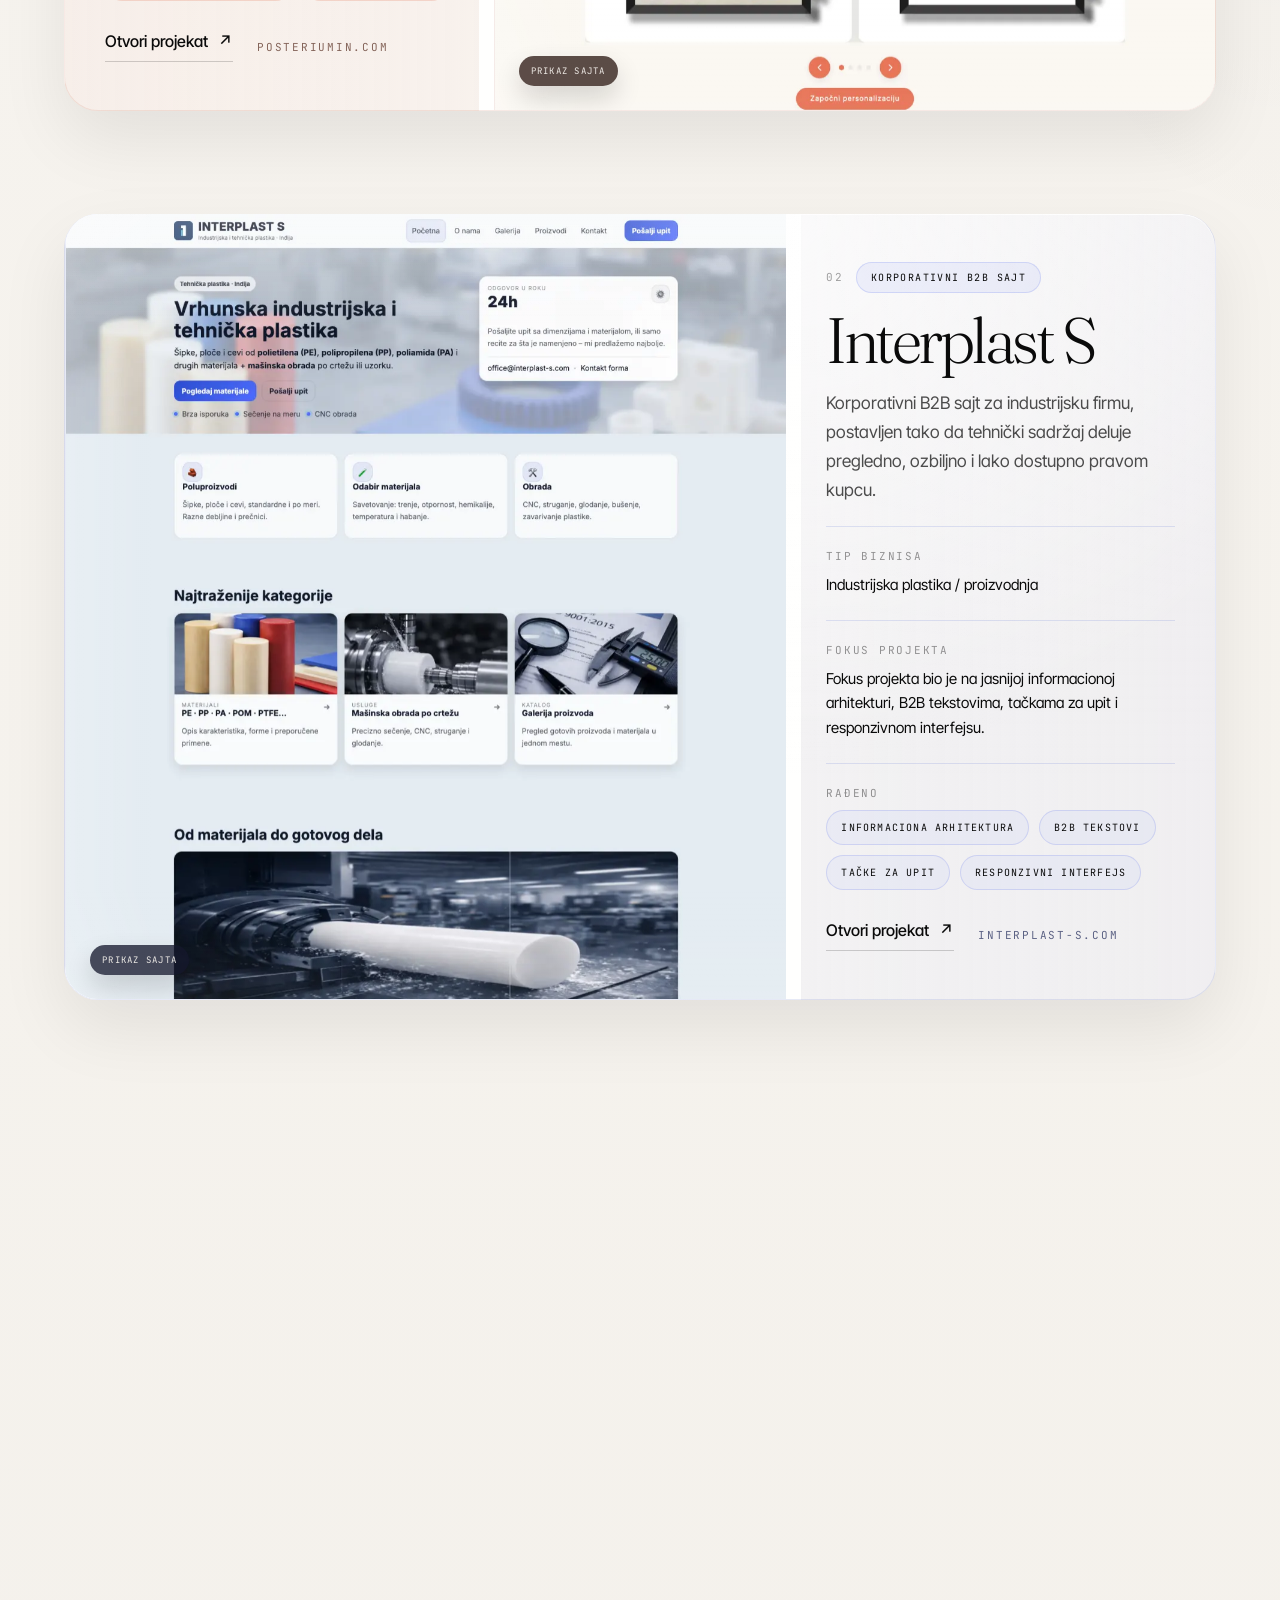
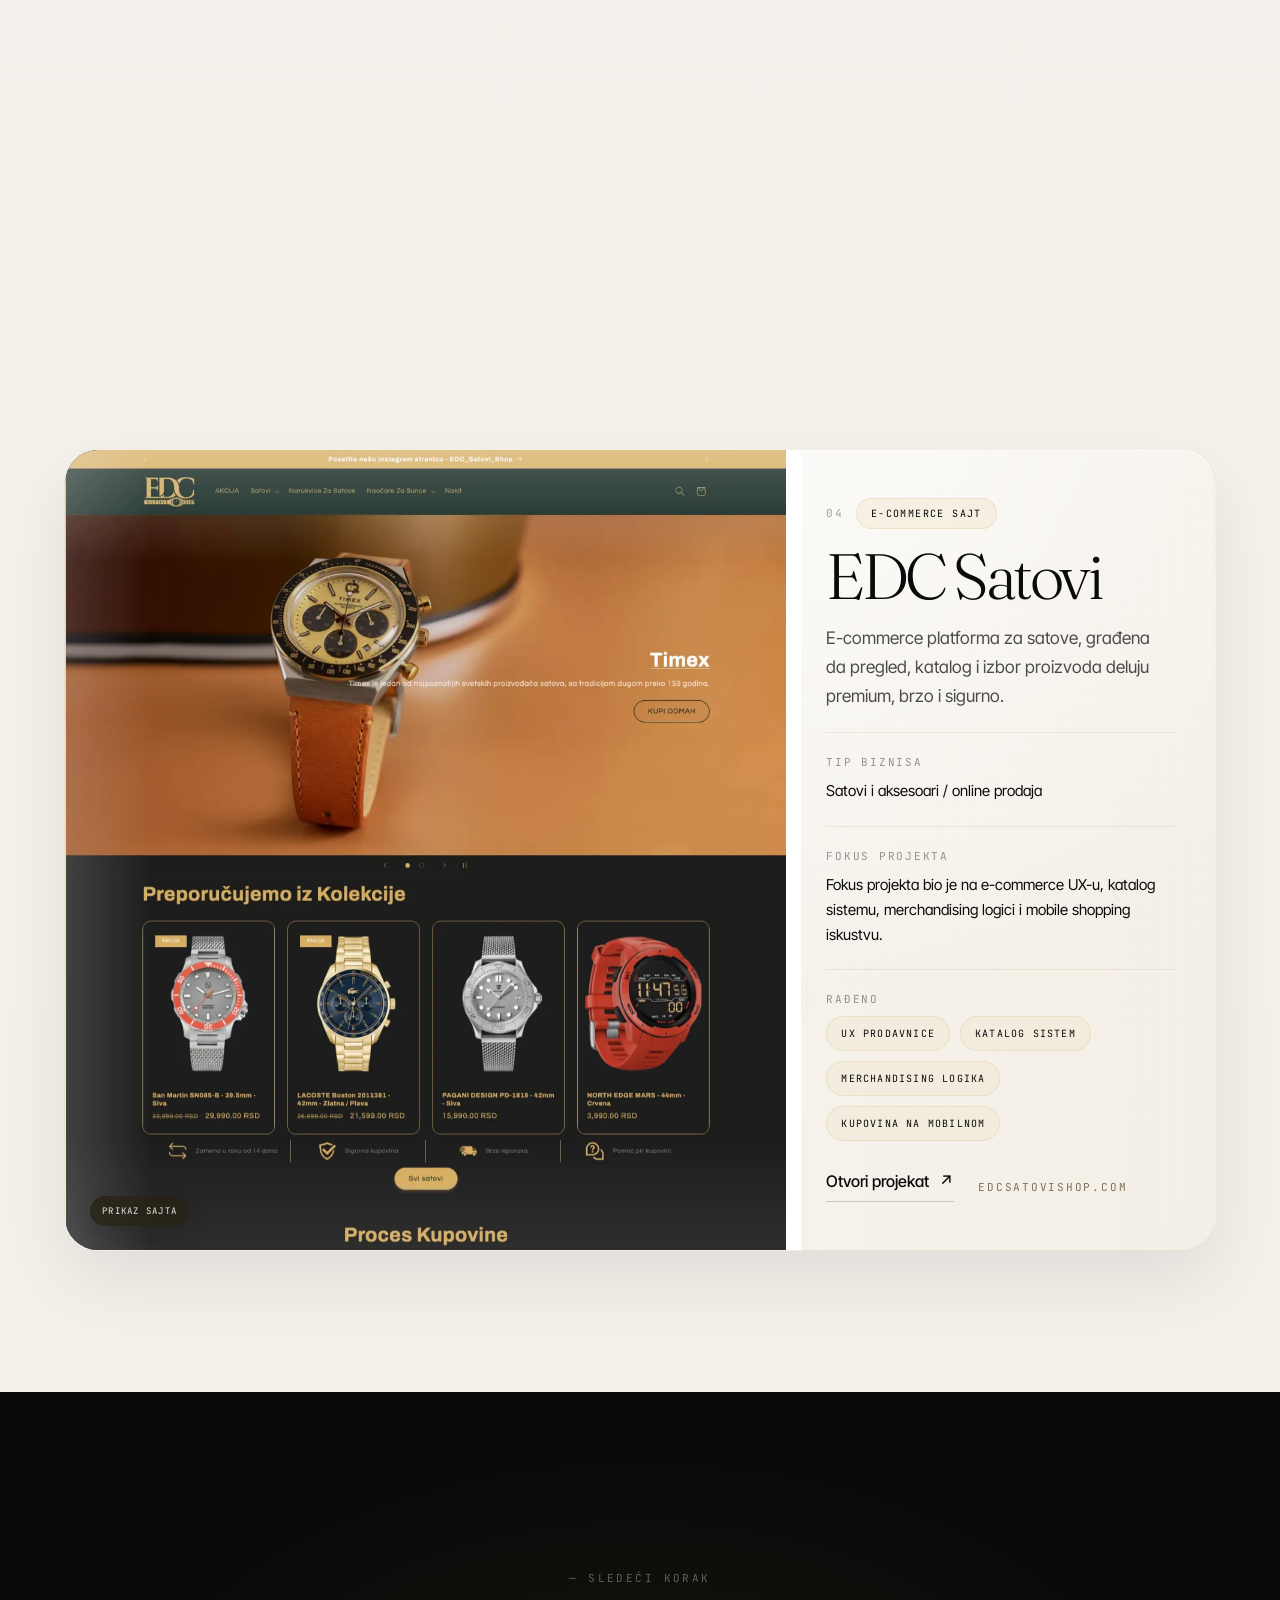
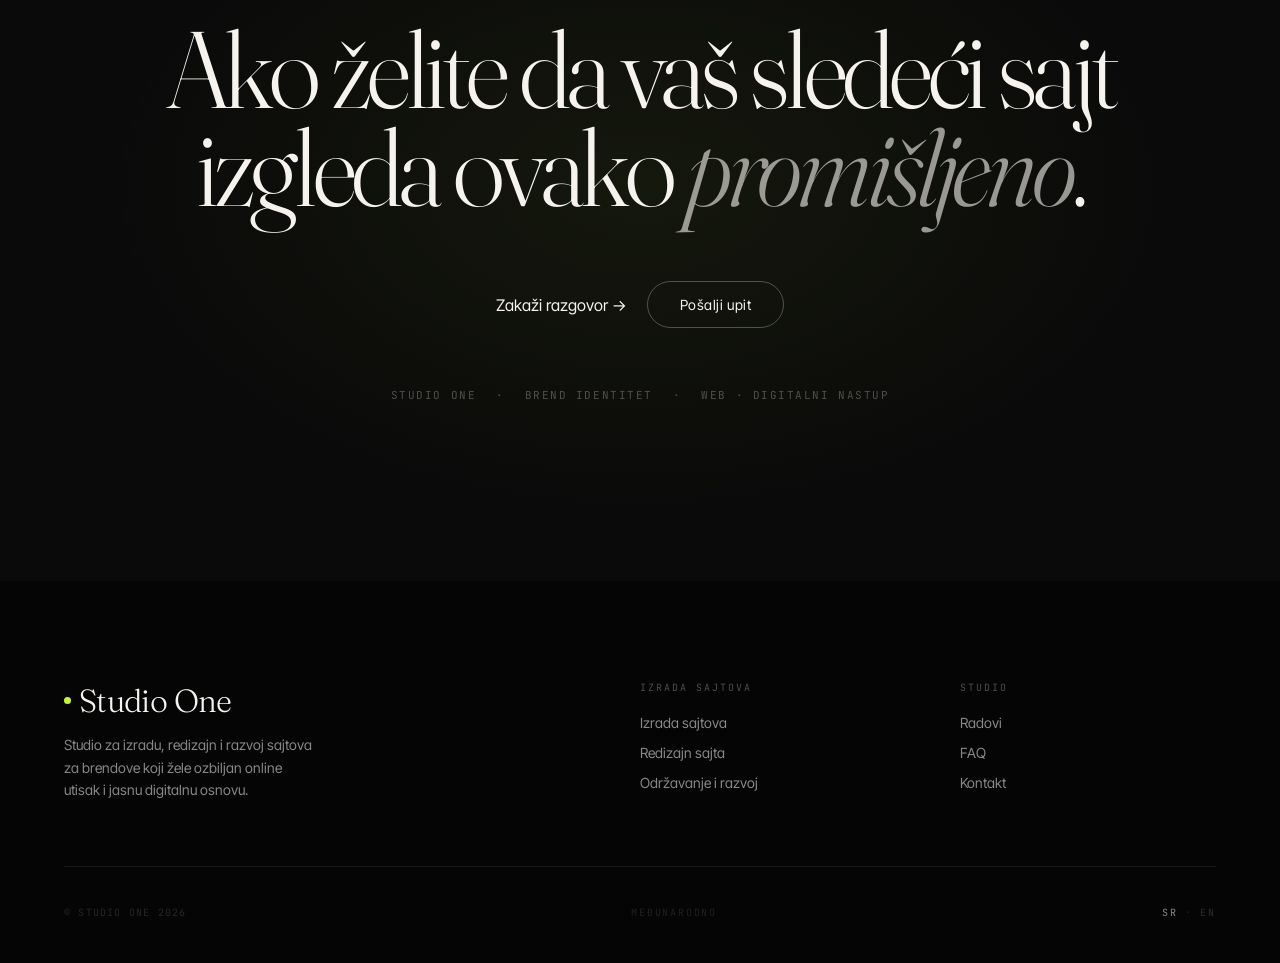
<file: pages/radovi.html>
<!doctype html>
<html lang="sr">
<head>
  <meta charset="utf-8" />
  <meta name="viewport" content="width=device-width, initial-scale=1" />
  <title>Radovi — Studio One</title>
  <meta name="description" content="Odabrani web projekti studija Studio One — premium sajtovi za brendove koji žele ozbiljan digitalni utisak." />
  <link rel="canonical" href="https://studioone.rs/pages/radovi.html" />
  <link rel="alternate" hreflang="sr" href="https://studioone.rs/pages/radovi.html" />
  <link rel="alternate" hreflang="en" href="https://studioone.rs/en/pages/work.html" />
  <meta property="og:title" content="Radovi — Studio One" />
  <meta property="og:description" content="Odabrani web projekti studija Studio One — premium sajtovi za brendove koji žele ozbiljan digitalni utisak." />
  <meta property="og:url" content="https://studioone.rs/pages/radovi.html" />
  <meta property="og:type" content="website" />
  <meta name="twitter:card" content="summary" />
  <meta name="twitter:title" content="Radovi — Studio One" />
  <meta name="twitter:description" content="Odabrani web projekti studija Studio One — premium sajtovi za brendove koji žele ozbiljan digitalni utisak." />

  <link rel="preconnect" href="https://fonts.googleapis.com">
  <link rel="preconnect" href="https://fonts.gstatic.com" crossorigin>
  <link href="https://fonts.googleapis.com/css2?family=Fraunces:opsz,ital,wght@9..144,0,300;9..144,0,400;9..144,1,300;9..144,1,400&family=Inter+Tight:wght@300;400;500&family=JetBrains+Mono:wght@400;500&display=swap" rel="stylesheet">
  <link rel="icon" href="../favicon.svg" type="image/svg+xml">

  <link rel="stylesheet" href="../css/tokens.css">
  <link rel="stylesheet" href="../css/base.css">
  <link rel="stylesheet" href="../css/animations.css">
  <link rel="stylesheet" href="../css/nav.css">
  <link rel="stylesheet" href="../css/misc.css">
  <link rel="stylesheet" href="../css/radovi.css">
  <link rel="stylesheet" href="../css/responsive.css">
</head>
<body class="page-radovi lang-sr">

  <!-- ── CURSOR ─────────────────────────────── -->
  <div class="c-ring" id="cRing"></div>
  <div class="c-dot"  id="cDot"></div>

  <!-- ── NAVIGATION ────────────────────────── -->
  <nav class="nav" id="nav" aria-label="Glavna navigacija">
    <a href="../index.html" class="nav__logo" aria-label="Studio One — naslovna">
      <span class="nav__logo-dot" aria-hidden="true"></span>Studio One
    </a>

    <div class="nav__links">
      <a href="usluge.html">Usluge</a>
      <a href="radovi.html" class="nav__link--active">Radovi</a>
      <a href="faq.html">FAQ</a>
      <a href="kontakt.html">Kontakt</a>
    </div>

    <div class="nav__lang" aria-label="Jezik">
      <span class="nav__lang-item is-active" aria-current="true">SR</span>
      <span class="nav__lang-sep" aria-hidden="true">·</span>
      <a href="../en/pages/work.html" class="nav__lang-item" hreflang="en">EN</a>
    </div>

    <a href="kontakt.html" class="nav__cta" data-cursor="book">Zakaži poziv</a>

    <button
      class="nav__burger"
      id="navBurger"
      type="button"
      aria-label="Otvori meni"
      aria-expanded="false"
      aria-controls="navMobile">
      <span aria-hidden="true"></span>
      <span aria-hidden="true"></span>
      <span aria-hidden="true"></span>
    </button>
  </nav>

  <nav class="nav__mobile" id="navMobile" aria-label="Mobilni meni" aria-hidden="true">
    <a href="usluge.html">Usluge</a>
    <a href="radovi.html">Radovi</a>
    <a href="faq.html">FAQ</a>
    <a href="kontakt.html">Kontakt</a>

    <div class="nav__mobile-lang" aria-label="Jezik">
      <span class="nav__lang-item is-active" aria-current="true">SR</span>
      <span class="nav__lang-sep" aria-hidden="true">·</span>
      <a href="../en/pages/work.html" class="nav__lang-item" hreflang="en">EN</a>
    </div>

    <a href="kontakt.html" class="nav__mobile-cta">Zakaži poziv →</a>
  </nav>

  <!-- ── PAGE HERO ─────────────────────────── -->
  <section class="radovi-hero reveal">
    <div class="radovi-hero__grid">
      <div class="radovi-hero__copy">
        <p class="radovi-hero__label">— Odabrani radovi</p>
        <h1 class="radovi-hero__title">Web projekti za firme kojima prvi digitalni utisak <em>zaista znači.</em></h1>
      </div>
      <div class="radovi-hero__aside">
        <p class="radovi-hero__lede">
          Ovde prikazujemo samo web projekte. Svaki rad je predstavljen kao sažeta studija slučaja:
          tip biznisa, cilj sajta, fokus projekta i ključne stvari koje su rađene da utisak,
          struktura i CTA logika budu jasniji i ozbiljniji.
        </p>
        <div class="radovi-hero__stats" aria-label="Pregled selekcije">
          <div class="radovi-stat">
            <strong>4</strong>
            <span>stvarna web projekta</span>
          </div>
          <div class="radovi-stat">
            <strong>B2B / DTC</strong>
            <span>industrija, e-commerce i specijalizovani brend konteksti</span>
          </div>
          <div class="radovi-stat">
            <strong>Case-study pristup</strong>
            <span>fokus na utisku, strukturi i CTA logici</span>
          </div>
        </div>
      </div>
    </div>
  </section>

  <section class="radovi-showcase" aria-labelledby="radoviShowcaseTitle">
    <div class="radovi-showcase__intro reveal">
      <p class="radovi-showcase__label">— Web projekti</p>
      <div class="radovi-showcase__intro-copy">
        <h2 class="radovi-showcase__title" id="radoviShowcaseTitle">Odabrani radovi</h2>
        <p class="radovi-showcase__text">
          Svaki projekat ispod pokazuje kako pristupamo različitim tipovima biznisa kada je cilj
          isti: jasniji prvi utisak, ozbiljniji digitalni nastup i sajt koji korisnika vodi dalje.
        </p>
      </div>
    </div>

    <div class="radovi-showcase__list" id="radoviShowcase">
      <!-- populated by radovi.js -->
    </div>
  </section>

  <!-- ── CTA BAND ──────────────────────────── -->
  <section class="section cta-band">
    <div class="cta-band__inner">
      <p class="cta-band__label">— Sledeći korak</p>
      <h2 class="cta-band__title">Ako želite da vaš sledeći sajt<br>izgleda ovako <em>promišljeno</em>.</h2>
      <div class="cta-band__actions">
        <a href="kontakt.html" class="btn-primary-light" data-cursor="book">Zakaži razgovor <span class="btn-arrow">→</span></a>
        <a href="kontakt.html" class="btn-outline-light" data-cursor="send">Pošalji upit</a>
      </div>
      <div class="cta-band__meta">
        <span>Studio One</span><span>·</span>
        <span>Brend identitet</span><span>·</span>
        <span>Web · Digitalni nastup</span>
      </div>
    </div>
  </section>

  <!-- ── FOOTER ────────────────────────────── -->
  <footer class="footer">
    <div class="footer__inner">
      <div class="footer__top">
        <div class="footer__brand">
          <div class="footer__brand-name"><span class="footer__brand-dot"></span>Studio One</div>
          <p class="footer__brand-desc">
            Studio za izradu, redizajn i razvoj sajtova za brendove koji žele ozbiljan online utisak i jasnu digitalnu osnovu.
          </p>
        </div>
        <div>
          <div class="footer__col-title">Izrada sajtova</div>
          <ul class="footer__links">
            <li><a href="usluge.html">Izrada sajtova</a></li>
            <li><a href="usluge.html">Redizajn sajta</a></li>
            <li><a href="usluge.html">Održavanje i razvoj</a></li>
          </ul>
        </div>
        <div>
          <div class="footer__col-title">Studio</div>
          <ul class="footer__links">
            <li><a href="radovi.html">Radovi</a></li>
            <li><a href="faq.html">FAQ</a></li>
            <li><a href="kontakt.html">Kontakt</a></li>
          </ul>
        </div>
      </div>
      <div class="footer__bottom">
        <span class="footer__bottom-copy">© Studio One 2026</span>
        <span class="footer__bottom-center">Međunarodno</span>
        <div class="footer__lang">
          <span class="footer__lang-item is-active" aria-current="true">SR</span>
          <span class="footer__lang-sep">·</span>
          <a href="../en/pages/work.html" class="footer__lang-item">EN</a>
        </div>
      </div>
    </div>
  </footer>

  <!-- ── SCRIPTS ───────────────────────────── -->
  <script src="../js/cursor.js" defer></script>
  <script src="../js/nav.js" defer></script>
  <script src="../js/reveal.js" defer></script>
  <script src="../js/radovi.js" defer></script>
  <script>
    document.addEventListener('DOMContentLoaded', function() {
      if (typeof initCursor  === 'function') initCursor();
      if (typeof initNav     === 'function') initNav();
      if (typeof initReveal  === 'function') initReveal();
      if (typeof initRadovi  === 'function') initRadovi();
    });
  </script>

</body>
</html>
</file>
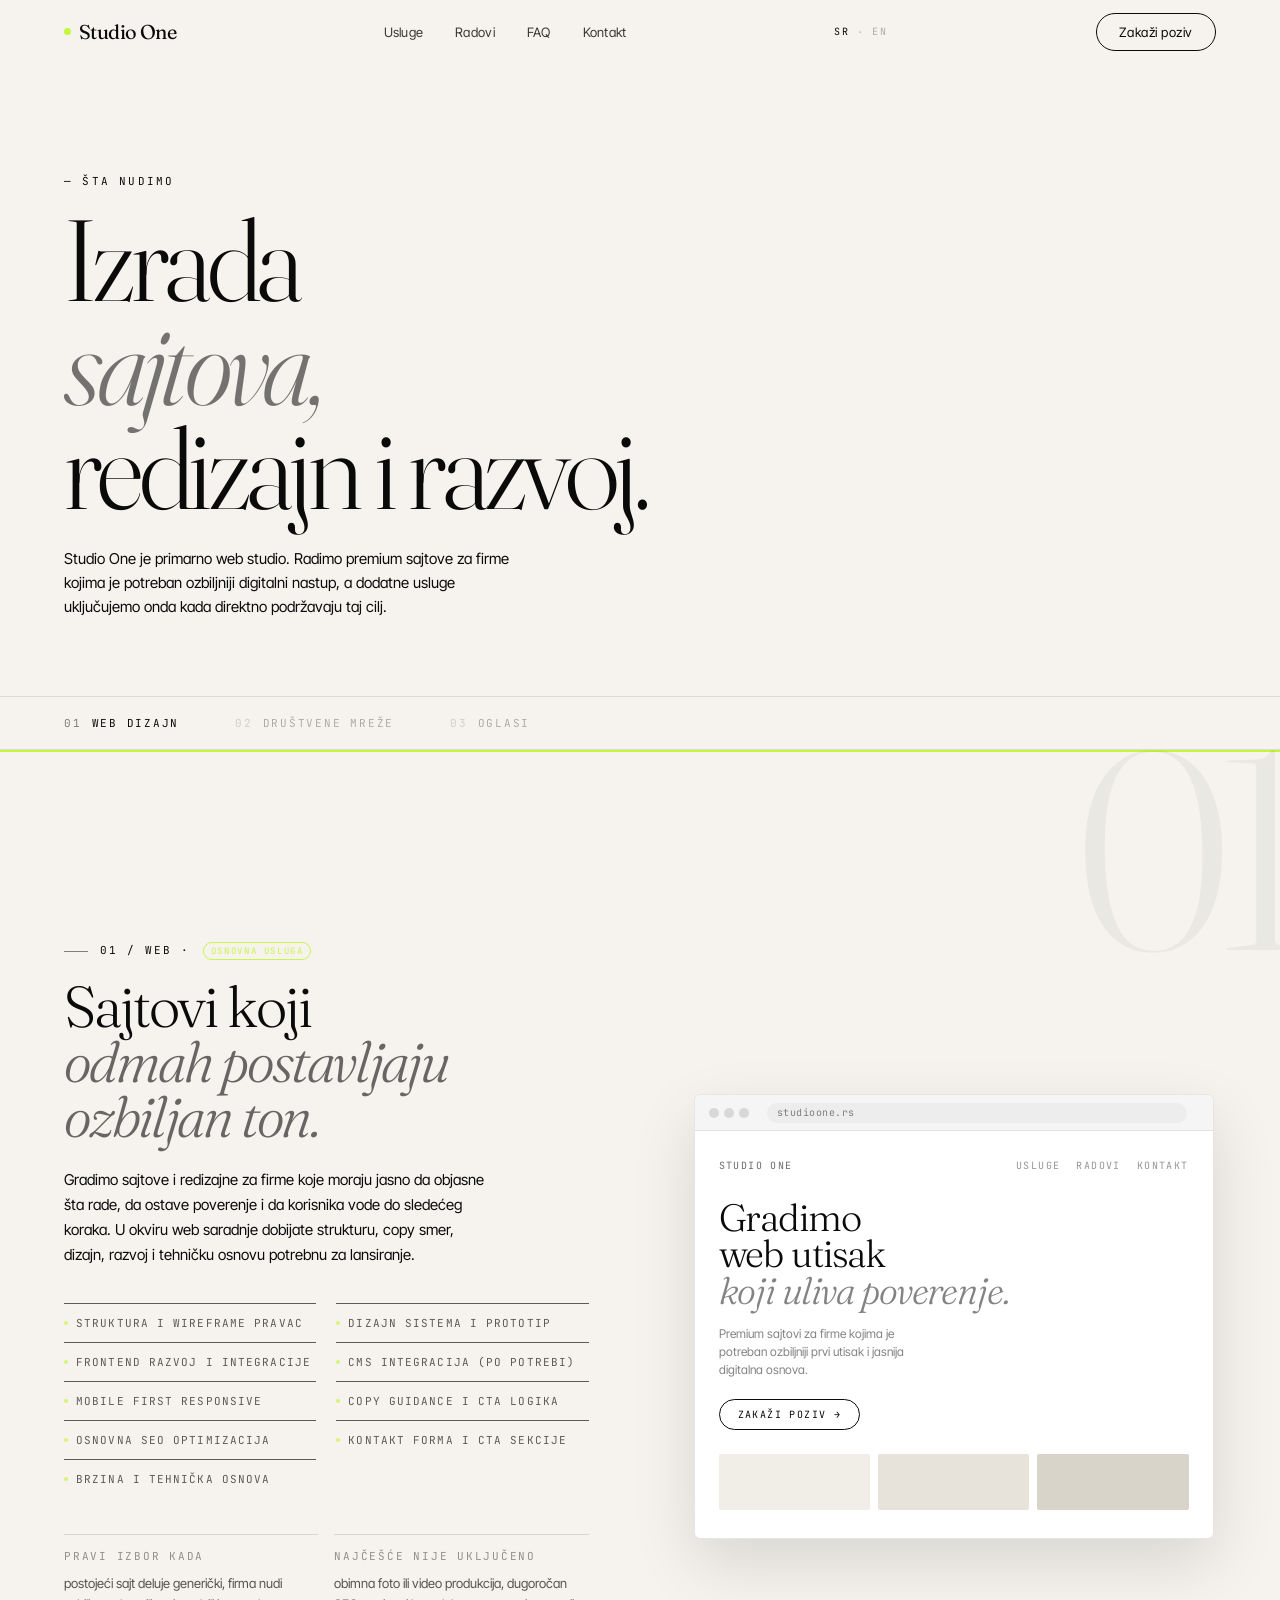
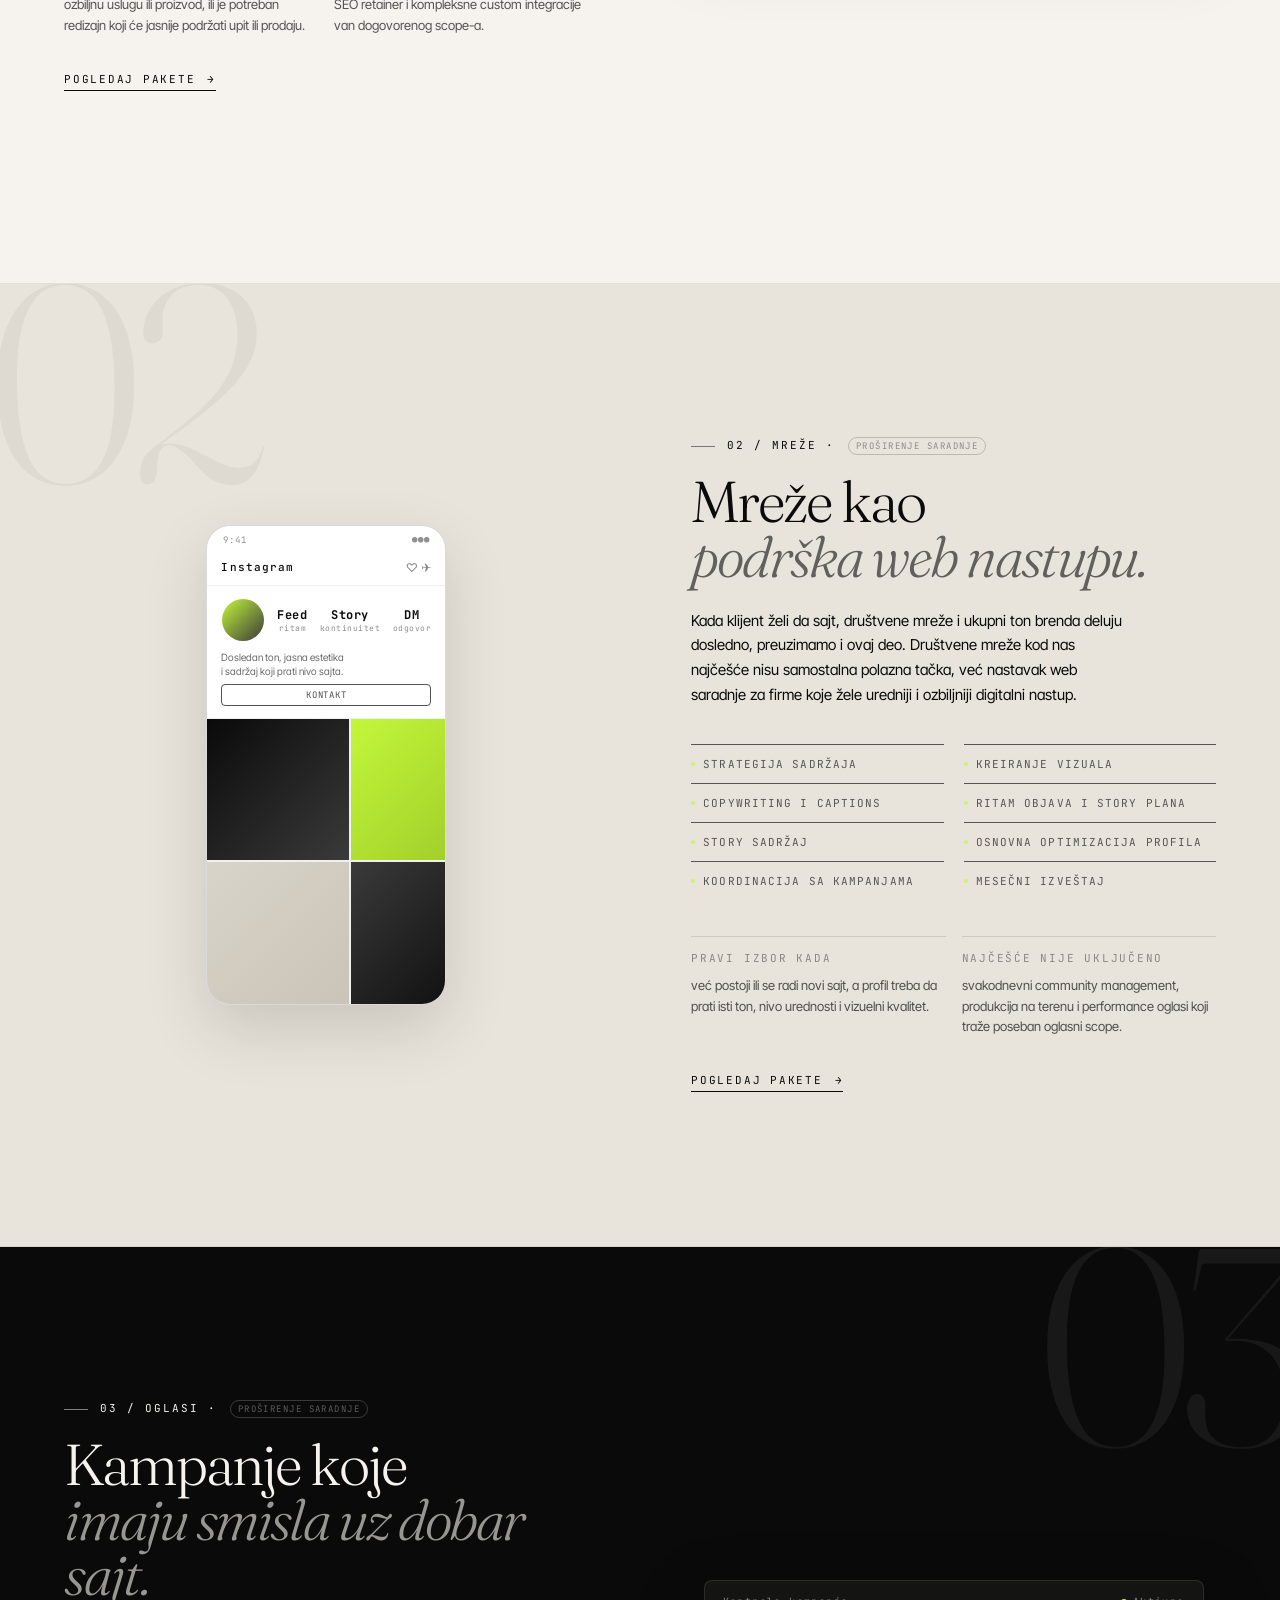
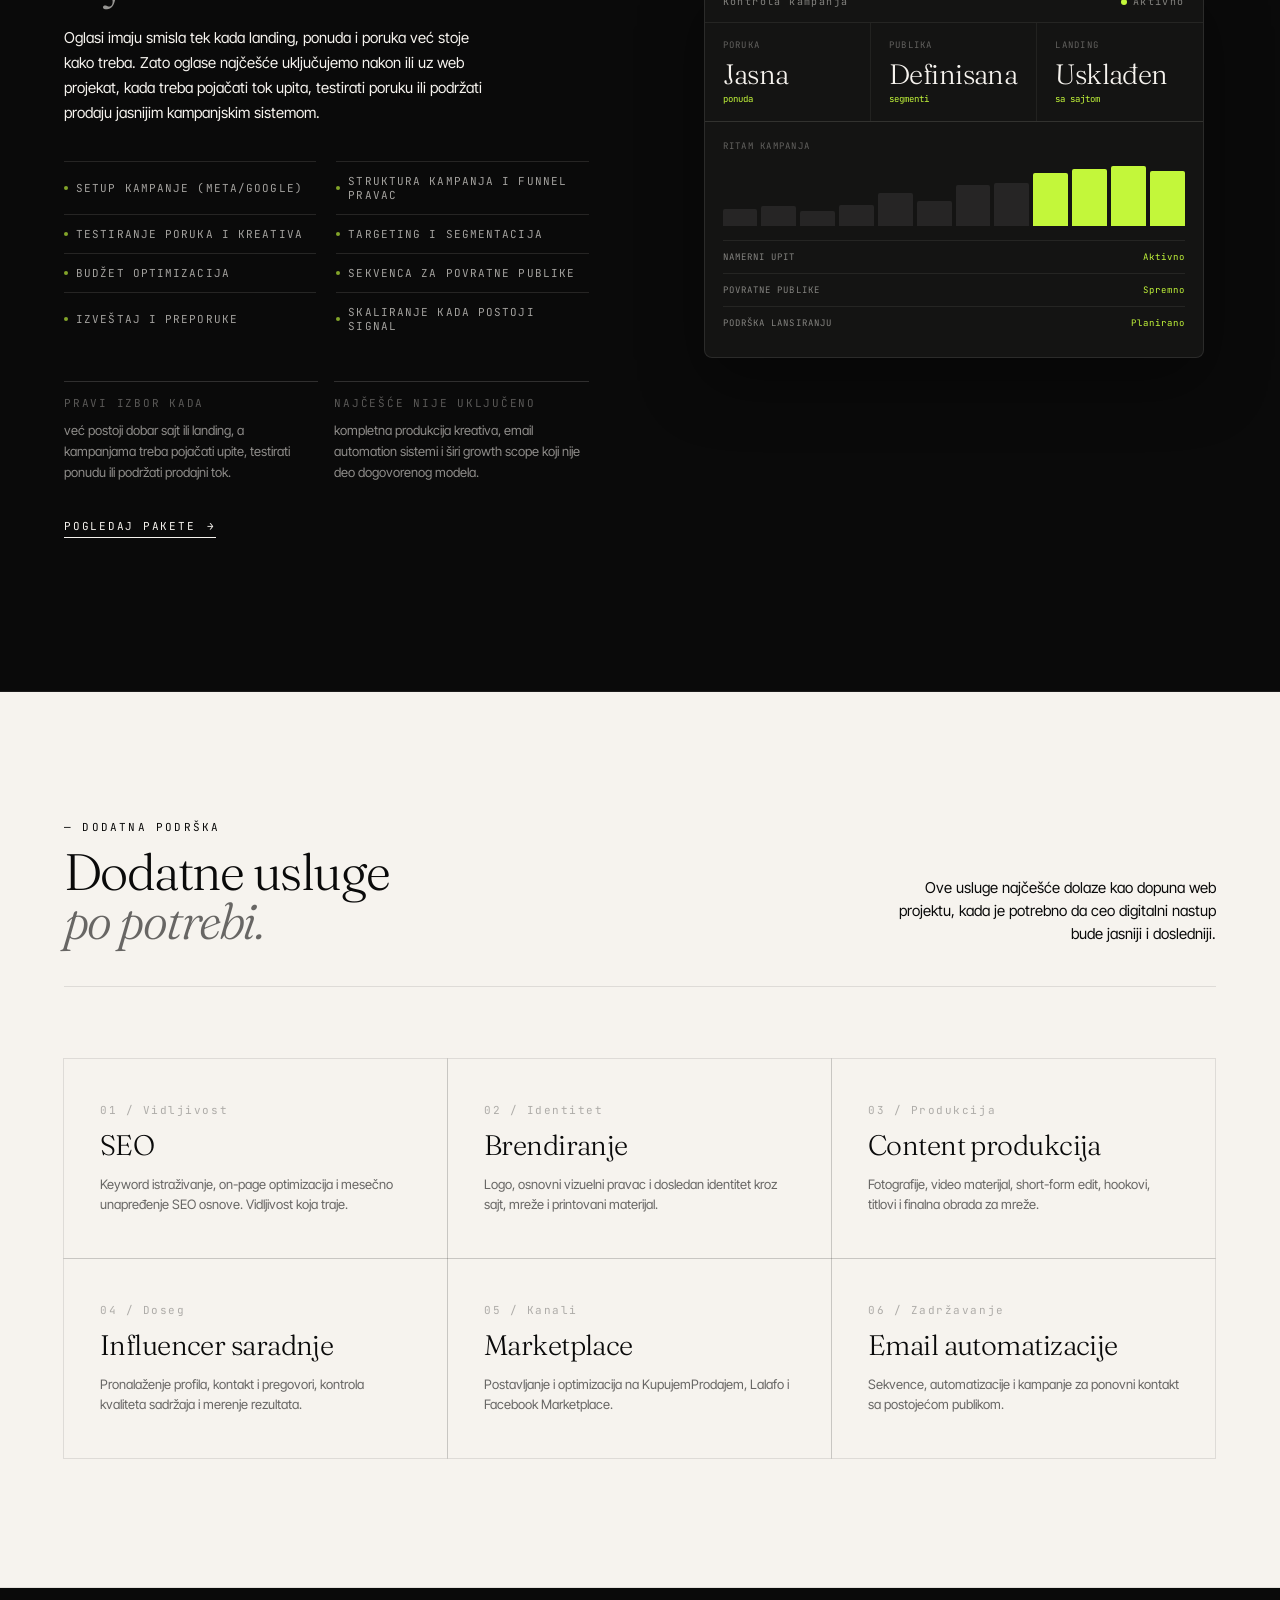
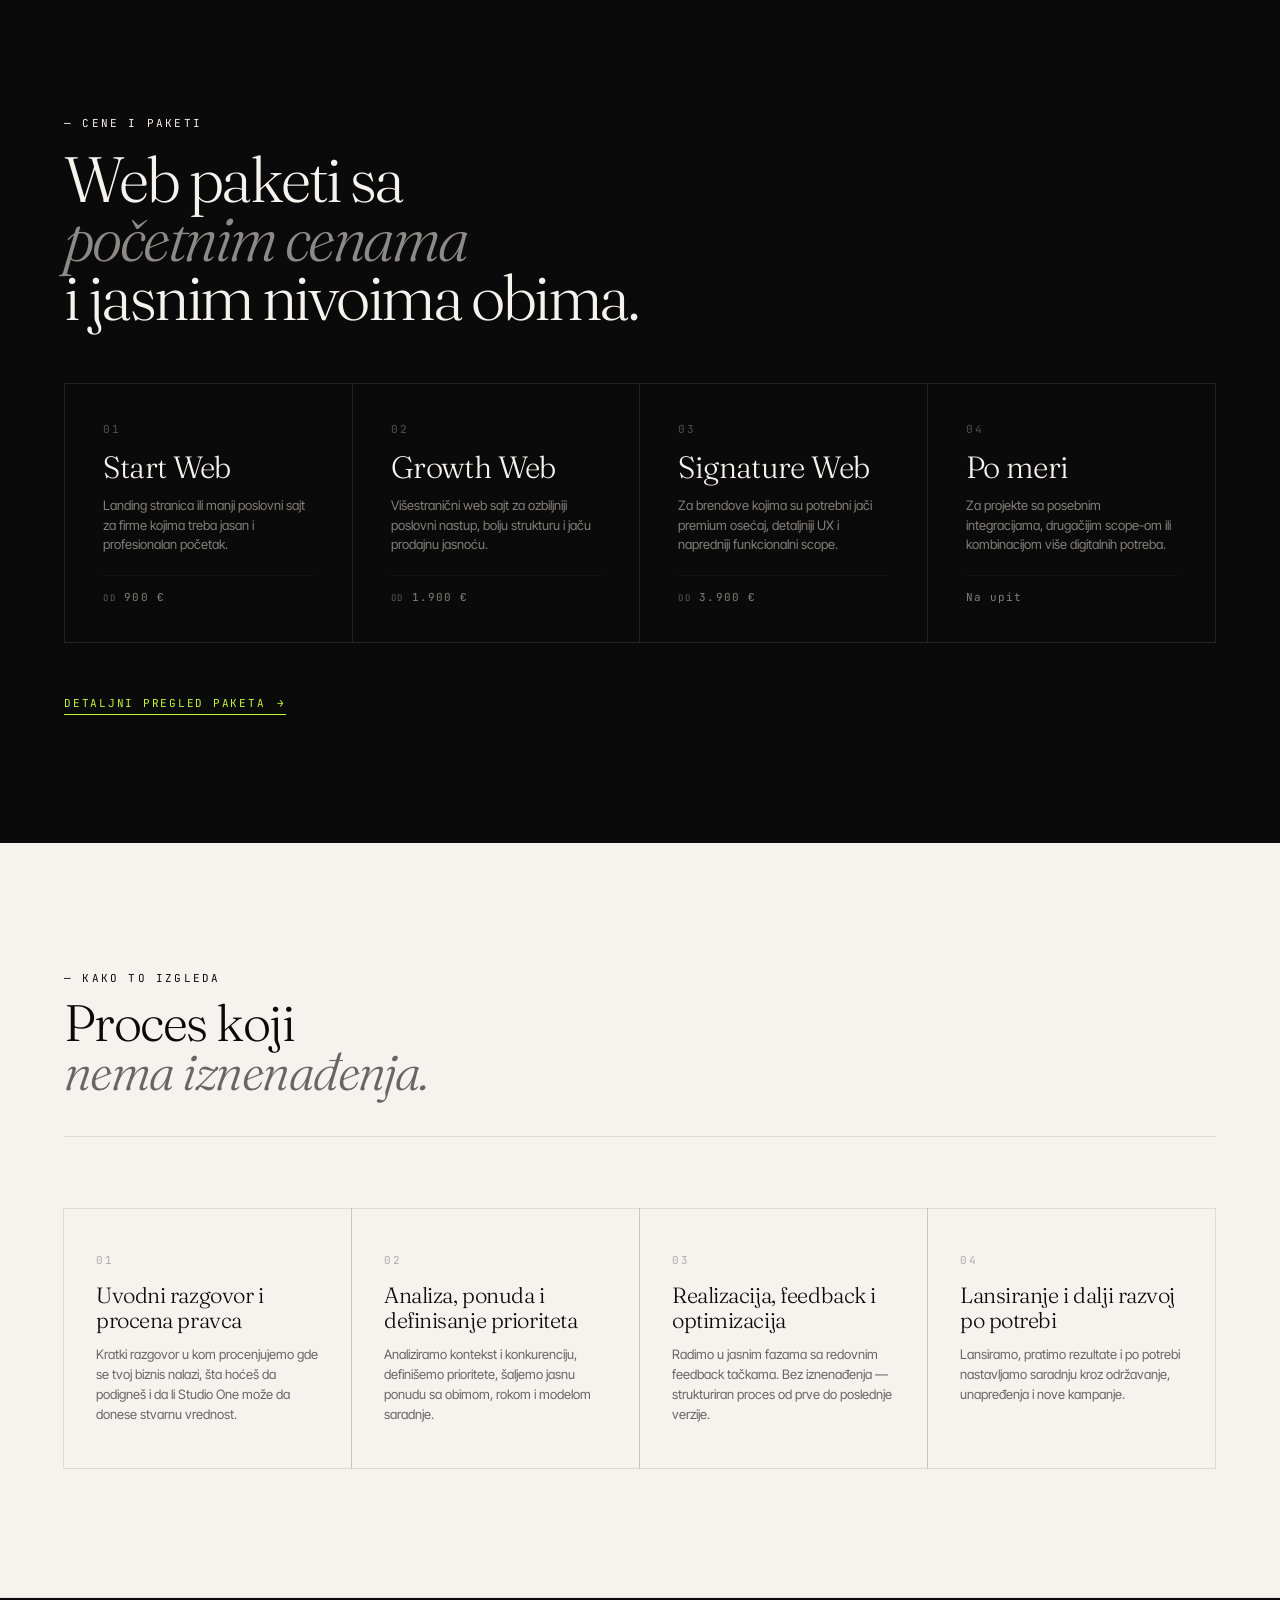
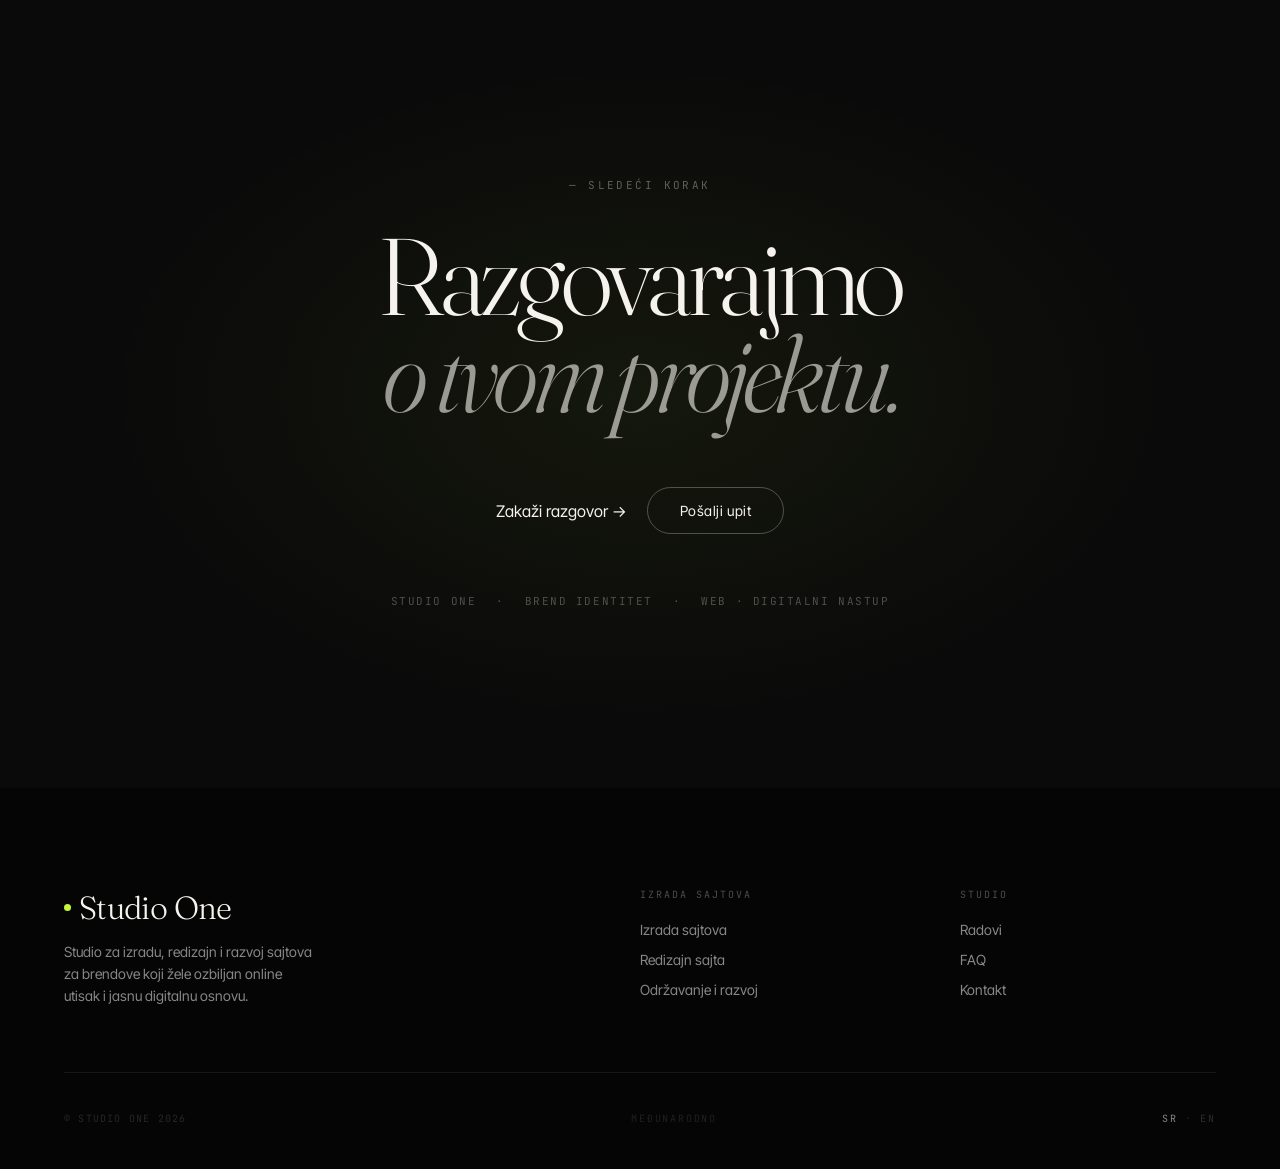
<file: pages/usluge.html>
<!doctype html>
<html lang="sr">
<head>
  <meta charset="utf-8" />
  <meta name="viewport" content="width=device-width, initial-scale=1" />
  <title>Usluge — Studio One</title>
  <meta name="description" content="Izrada sajtova, redizajn i dalji razvoj za firme kojima je potreban ozbiljniji digitalni utisak. Studio One — premium web studio." />
  <link rel="canonical" href="https://studioone.rs/pages/usluge.html" />
  <link rel="alternate" hreflang="sr" href="https://studioone.rs/pages/usluge.html" />
  <link rel="alternate" hreflang="en" href="https://studioone.rs/en/pages/services.html" />
  <meta property="og:title" content="Usluge — Studio One" />
  <meta property="og:description" content="Izrada sajtova, redizajn i dalji razvoj za firme kojima je potreban ozbiljniji digitalni utisak. Studio One — premium web studio." />
  <meta property="og:url" content="https://studioone.rs/pages/usluge.html" />
  <meta property="og:type" content="website" />
  <meta name="twitter:card" content="summary" />
  <meta name="twitter:title" content="Usluge — Studio One" />
  <meta name="twitter:description" content="Izrada sajtova, redizajn i dalji razvoj za firme kojima je potreban ozbiljniji digitalni utisak. Studio One — premium web studio." />

  <link rel="preconnect" href="https://fonts.googleapis.com">
  <link rel="preconnect" href="https://fonts.gstatic.com" crossorigin>
  <link href="https://fonts.googleapis.com/css2?family=Fraunces:opsz,ital,wght@9..144,0,300;9..144,0,400;9..144,1,300;9..144,1,400&family=Inter+Tight:wght@300;400;500&family=JetBrains+Mono:wght@400;500&display=swap" rel="stylesheet">
  <link rel="icon" href="../favicon.svg" type="image/svg+xml">

  <link rel="stylesheet" href="../css/tokens.css">
  <link rel="stylesheet" href="../css/base.css">
  <link rel="stylesheet" href="../css/animations.css">
  <link rel="stylesheet" href="../css/nav.css">
  <link rel="stylesheet" href="../css/misc.css">
  <link rel="stylesheet" href="../css/usluge.css">
  <link rel="stylesheet" href="../css/responsive.css">
</head>
<body class="page-usluge lang-sr">

  <!-- ── CURSOR ─────────────────────────────── -->
  <div class="c-ring" id="cRing"></div>
  <div class="c-dot"  id="cDot"></div>

  <!-- ── NAVIGATION ────────────────────────── -->
  <nav class="nav" id="nav" aria-label="Glavna navigacija">
    <a href="../index.html" class="nav__logo" aria-label="Studio One — naslovna">
      <span class="nav__logo-dot" aria-hidden="true"></span>Studio One
    </a>

    <div class="nav__links">
      <a href="usluge.html" class="nav__link--active">Usluge</a>
      <a href="radovi.html">Radovi</a>
      <a href="faq.html">FAQ</a>
      <a href="kontakt.html">Kontakt</a>
    </div>

    <div class="nav__lang" aria-label="Jezik">
      <span class="nav__lang-item is-active" aria-current="true">SR</span>
      <span class="nav__lang-sep" aria-hidden="true">·</span>
      <a href="../en/pages/services.html" class="nav__lang-item" hreflang="en">EN</a>
    </div>

    <a href="kontakt.html" class="nav__cta" data-cursor="book">Zakaži poziv</a>

    <button
      class="nav__burger"
      id="navBurger"
      type="button"
      aria-label="Otvori meni"
      aria-expanded="false"
      aria-controls="navMobile">
      <span aria-hidden="true"></span>
      <span aria-hidden="true"></span>
      <span aria-hidden="true"></span>
    </button>
  </nav>

  <nav class="nav__mobile" id="navMobile" aria-label="Mobilni meni" aria-hidden="true">
    <a href="usluge.html">Usluge</a>
    <a href="radovi.html">Radovi</a>
    <a href="faq.html">FAQ</a>
    <a href="kontakt.html">Kontakt</a>

    <div class="nav__mobile-lang" aria-label="Jezik">
      <span class="nav__lang-item is-active" aria-current="true">SR</span>
      <span class="nav__lang-sep" aria-hidden="true">·</span>
      <a href="../en/pages/services.html" class="nav__lang-item" hreflang="en">EN</a>
    </div>

    <a href="kontakt.html" class="nav__mobile-cta">Zakaži poziv →</a>
  </nav>

  <!-- ── PAGE HERO ─────────────────────────── -->
  <div class="usluge-hero">
    <p class="usluge-hero__label reveal">— Šta nudimo</p>
    <h1 class="usluge-hero__title reveal reveal-d1">Izrada<br><em>sajtova,</em><br>redizajn i razvoj.</h1>
    <p class="usluge-hero__sub reveal reveal-d2">Studio One je primarno web studio. Radimo premium sajtove za firme kojima je potreban ozbiljniji digitalni nastup, a dodatne usluge uključujemo onda kada direktno podržavaju taj cilj.</p>
  </div>

  <!-- ── STICKY SERVICE NAV ─────────────────── -->
  <div class="svc-nav" id="svcNav">
    <div class="svc-nav__inner">
      <a href="#web" class="svc-nav__item is-active" data-target="web">
        <span>01</span> Web dizajn
      </a>
      <a href="#social" class="svc-nav__item" data-target="social">
        <span>02</span> Društvene mreže
      </a>
      <a href="#ads" class="svc-nav__item" data-target="ads">
        <span>03</span> Oglasi
      </a>
    </div>
  </div>

  <!-- ══════════════════════════════════════════
       SERVICE 01 — WEB DIZAJN
  ══════════════════════════════════════════════ -->
  <section class="svc-section svc-section--light svc-section--primary" id="web">
    <span class="svc-section__bg-n" aria-hidden="true">01</span>
    <div class="svc-section__inner">

      <!-- Text -->
      <div class="svc-text">
        <div class="svc-text__tag reveal">
          <span class="svc-text__tag-line"></span>
          <span>01 / Web · <em class="svc-primary-badge">Osnovna usluga</em></span>
        </div>
        <h2 class="svc-text__title reveal reveal-d1">
          Sajtovi koji<br><em>odmah postavljaju ozbiljan ton.</em>
        </h2>
        <p class="svc-text__body reveal reveal-d2">
          Gradimo sajtove i redizajne za firme koje moraju jasno da objasne šta rade, da
          ostave poverenje i da korisnika vode do sledećeg koraka. U okviru web saradnje
          dobijate strukturu, copy smer, dizajn, razvoj i tehničku osnovu potrebnu za lansiranje.
        </p>
        <ul class="svc-includes reveal reveal-d3">
          <li class="svc-includes__item">Struktura i wireframe pravac</li>
          <li class="svc-includes__item">Dizajn sistema i prototip</li>
          <li class="svc-includes__item">Frontend razvoj i integracije</li>
          <li class="svc-includes__item">CMS integracija (po potrebi)</li>
          <li class="svc-includes__item">Mobile first responsive</li>
          <li class="svc-includes__item">Copy guidance i CTA logika</li>
          <li class="svc-includes__item">Osnovna SEO optimizacija</li>
          <li class="svc-includes__item">Kontakt forma i CTA sekcije</li>
          <li class="svc-includes__item">Brzina i tehnička osnova</li>
        </ul>
        <div class="svc-meta reveal reveal-d4">
          <div class="svc-meta__item">
            <div class="svc-meta__label">Pravi izbor kada</div>
            <p class="svc-meta__text">postojeći sajt deluje generički, firma nudi ozbiljnu uslugu ili proizvod, ili je potreban redizajn koji će jasnije podržati upit ili prodaju.</p>
          </div>
          <div class="svc-meta__item">
            <div class="svc-meta__label">Najčešće nije uključeno</div>
            <p class="svc-meta__text">obimna foto ili video produkcija, dugoročan SEO retainer i kompleksne custom integracije van dogovorenog scope-a.</p>
          </div>
        </div>
        <a href="../index.html#ponude" class="svc-text__cta reveal reveal-d4">
          Pogledaj pakete <span>→</span>
        </a>
      </div>

      <!-- Visual -->
      <div class="svc-visual reveal reveal-d2">
        <div class="sv-web">
          <div class="sv-web__bar">
            <div class="sv-web__dots">
              <div class="sv-web__dot"></div>
              <div class="sv-web__dot"></div>
              <div class="sv-web__dot"></div>
            </div>
            <div class="sv-web__url">studioone.rs</div>
          </div>
          <div class="sv-web__body">
            <div class="sv-web__nav">
              <span>Studio One</span>
              <div class="sv-web__nav-links">
                <span>Usluge</span>
                <span>Radovi</span>
                <span>Kontakt</span>
              </div>
            </div>
            <div class="sv-web__hero">
              Gradimo<br>web utisak<br><em>koji uliva poverenje.</em>
            </div>
            <p class="sv-web__sub">Premium sajtovi za firme kojima je potreban ozbiljniji prvi utisak i jasnija digitalna osnova.</p>
            <div class="sv-web__btn">Zakaži poziv →</div>
            <div class="sv-web__blocks">
              <div class="sv-web__block"></div>
              <div class="sv-web__block"></div>
              <div class="sv-web__block"></div>
            </div>
          </div>
        </div>
      </div>

    </div>
  </section>

  <!-- ══════════════════════════════════════════
       SERVICE 02 — SOCIAL MEDIA
  ══════════════════════════════════════════════ -->
  <section class="svc-section svc-section--mid svc-section--rev" id="social">
    <span class="svc-section__bg-n" aria-hidden="true">02</span>
    <div class="svc-section__inner">

      <!-- Text -->
      <div class="svc-text">
        <div class="svc-text__tag reveal">
          <span class="svc-text__tag-line"></span>
          <span>02 / Mreže · <em class="svc-support-badge">Proširenje saradnje</em></span>
        </div>
        <h2 class="svc-text__title svc-text__title--secondary reveal reveal-d1">
          Mreže kao<br><em>podrška web nastupu.</em>
        </h2>
        <p class="svc-text__body reveal reveal-d2">
          Kada klijent želi da sajt, društvene mreže i ukupni ton brenda deluju dosledno,
          preuzimamo i ovaj deo. Društvene mreže kod nas najčešće nisu samostalna polazna tačka,
          već nastavak web saradnje za firme koje žele uredniji i ozbiljniji digitalni nastup.
        </p>
        <ul class="svc-includes reveal reveal-d3">
          <li class="svc-includes__item">Strategija sadržaja</li>
          <li class="svc-includes__item">Kreiranje vizuala</li>
          <li class="svc-includes__item">Copywriting i captions</li>
          <li class="svc-includes__item">Ritam objava i story plana</li>
          <li class="svc-includes__item">Story sadržaj</li>
          <li class="svc-includes__item">Osnovna optimizacija profila</li>
          <li class="svc-includes__item">Koordinacija sa kampanjama</li>
          <li class="svc-includes__item">Mesečni izveštaj</li>
        </ul>
        <div class="svc-meta reveal reveal-d4">
          <div class="svc-meta__item">
            <div class="svc-meta__label">Pravi izbor kada</div>
            <p class="svc-meta__text">već postoji ili se radi novi sajt, a profil treba da prati isti ton, nivo urednosti i vizuelni kvalitet.</p>
          </div>
          <div class="svc-meta__item">
            <div class="svc-meta__label">Najčešće nije uključeno</div>
            <p class="svc-meta__text">svakodnevni community management, produkcija na terenu i performance oglasi koji traže poseban oglasni scope.</p>
          </div>
        </div>
        <a href="../index.html#ponude" class="svc-text__cta reveal reveal-d4">
          Pogledaj pakete <span>→</span>
        </a>
      </div>

      <!-- Visual -->
      <div class="svc-visual reveal reveal-d2">
        <div class="sv-social">
          <div class="sv-social__status">
            <span>9:41</span>
            <span>●●●</span>
          </div>
          <div class="sv-social__topbar">
            <span class="sv-social__brand">Instagram</span>
            <div class="sv-social__icons">♡ ✈</div>
          </div>
          <div class="sv-social__profile">
            <div class="sv-social__avatar-row">
              <div class="sv-social__avatar"></div>
              <div class="sv-social__stats">
                <div class="sv-social__stat">
                  <strong>Feed</strong>
                  <span>ritam</span>
                </div>
                <div class="sv-social__stat">
                  <strong>Story</strong>
                  <span>kontinuitet</span>
                </div>
                <div class="sv-social__stat">
                  <strong>DM</strong>
                  <span>odgovor</span>
                </div>
              </div>
            </div>
            <p class="sv-social__bio">Dosledan ton, jasna estetika<br>i sadržaj koji prati nivo sajta.</p>
            <div class="sv-social__follow">Kontakt</div>
          </div>
          <div class="sv-social__grid">
            <div class="sv-social__post"></div>
            <div class="sv-social__post"></div>
            <div class="sv-social__post"></div>
            <div class="sv-social__post"></div>
            <div class="sv-social__post"></div>
            <div class="sv-social__post"></div>
          </div>
        </div>
      </div>

    </div>
  </section>

  <!-- ══════════════════════════════════════════
       SERVICE 03 — KAMPANJE I OGLASI
  ══════════════════════════════════════════════ -->
  <section class="svc-section svc-section--dark" id="ads">
    <span class="svc-section__bg-n" aria-hidden="true">03</span>
    <div class="svc-section__inner">

      <!-- Text -->
      <div class="svc-text">
        <div class="svc-text__tag reveal">
          <span class="svc-text__tag-line"></span>
          <span>03 / Oglasi · <em class="svc-support-badge svc-support-badge--light">Proširenje saradnje</em></span>
        </div>
        <h2 class="svc-text__title svc-text__title--secondary reveal reveal-d1">
          Kampanje koje<br><em>imaju smisla uz dobar sajt.</em>
        </h2>
        <p class="svc-text__body reveal reveal-d2">
          Oglasi imaju smisla tek kada landing, ponuda i poruka već stoje kako treba. Zato
          oglase najčešće uključujemo nakon ili uz web projekat, kada treba pojačati tok upita,
          testirati poruku ili podržati prodaju jasnijim kampanjskim sistemom.
        </p>
        <ul class="svc-includes reveal reveal-d3">
          <li class="svc-includes__item">Setup kampanje (Meta/Google)</li>
          <li class="svc-includes__item">Struktura kampanja i funnel pravac</li>
          <li class="svc-includes__item">Testiranje poruka i kreativa</li>
          <li class="svc-includes__item">Targeting i segmentacija</li>
          <li class="svc-includes__item">Budžet optimizacija</li>
          <li class="svc-includes__item">Sekvenca za povratne publike</li>
          <li class="svc-includes__item">Izveštaj i preporuke</li>
          <li class="svc-includes__item">Skaliranje kada postoji signal</li>
        </ul>
        <div class="svc-meta svc-meta--light reveal reveal-d4">
          <div class="svc-meta__item">
            <div class="svc-meta__label">Pravi izbor kada</div>
            <p class="svc-meta__text">već postoji dobar sajt ili landing, a kampanjama treba pojačati upite, testirati ponudu ili podržati prodajni tok.</p>
          </div>
          <div class="svc-meta__item">
            <div class="svc-meta__label">Najčešće nije uključeno</div>
            <p class="svc-meta__text">kompletna produkcija kreativa, email automation sistemi i širi growth scope koji nije deo dogovorenog modela.</p>
          </div>
        </div>
        <a href="../index.html#ponude" class="svc-text__cta reveal reveal-d4">
          Pogledaj pakete <span>→</span>
        </a>
      </div>

      <!-- Visual -->
      <div class="svc-visual reveal reveal-d2">
        <div class="sv-ads">
          <div class="sv-ads__topbar">
            <span>Kontrola kampanja</span>
            <div class="sv-ads__status">
              <div class="sv-ads__status-dot"></div>
              <span>Aktivno</span>
            </div>
          </div>
          <div class="sv-ads__metrics">
            <div class="sv-ads__metric">
              <div class="sv-ads__metric-label">Poruka</div>
              <div class="sv-ads__metric-val">Jasna</div>
              <div class="sv-ads__metric-delta">ponuda</div>
            </div>
            <div class="sv-ads__metric">
              <div class="sv-ads__metric-label">Publika</div>
              <div class="sv-ads__metric-val">Definisana</div>
              <div class="sv-ads__metric-delta">segmenti</div>
            </div>
            <div class="sv-ads__metric">
              <div class="sv-ads__metric-label">Landing</div>
              <div class="sv-ads__metric-val">Usklađen</div>
              <div class="sv-ads__metric-delta">sa sajtom</div>
            </div>
          </div>
          <div class="sv-ads__chart">
            <div class="sv-ads__chart-title">Ritam kampanja</div>
            <div class="sv-ads__bars">
              <div class="sv-ads__bar" style="height:28%"></div>
              <div class="sv-ads__bar" style="height:33%"></div>
              <div class="sv-ads__bar" style="height:25%"></div>
              <div class="sv-ads__bar" style="height:35%"></div>
              <div class="sv-ads__bar" style="height:55%"></div>
              <div class="sv-ads__bar" style="height:42%"></div>
              <div class="sv-ads__bar" style="height:68%"></div>
              <div class="sv-ads__bar" style="height:72%"></div>
              <div class="sv-ads__bar is-hi" style="height:88%"></div>
              <div class="sv-ads__bar is-hi" style="height:95%"></div>
              <div class="sv-ads__bar is-hi" style="height:100%"></div>
              <div class="sv-ads__bar is-hi" style="height:92%"></div>
            </div>
          </div>
          <div class="sv-ads__campaigns">
            <div class="sv-ads__camp-row">
              <span class="sv-ads__camp-name">Namerni upit</span>
              <span class="sv-ads__camp-roas">Aktivno</span>
            </div>
            <div class="sv-ads__camp-row">
              <span class="sv-ads__camp-name">Povratne publike</span>
              <span class="sv-ads__camp-roas">Spremno</span>
            </div>
            <div class="sv-ads__camp-row">
              <span class="sv-ads__camp-name">Podrška lansiranju</span>
              <span class="sv-ads__camp-roas">Planirano</span>
            </div>
          </div>
        </div>
      </div>

    </div>
  </section>

  <!-- ══════════════════════════════════════════
       DODATNE USLUGE
  ══════════════════════════════════════════════ -->
  <section class="addl-svc">
    <div class="addl-svc__head">
      <div>
        <p class="addl-svc__label reveal">— Dodatna podrška</p>
        <h2 class="addl-svc__title reveal reveal-d1">Dodatne usluge<br><em>po potrebi.</em></h2>
      </div>
      <p class="addl-svc__sub reveal reveal-d2">Ove usluge najčešće dolaze kao dopuna web projektu, kada je potrebno da ceo digitalni nastup bude jasniji i dosledniji.</p>
    </div>
    <div class="addl-svc__grid">
      <div class="addl-svc__card reveal">
        <div class="addl-svc__card-n">01 / Vidljivost</div>
        <h3 class="addl-svc__card-name">SEO</h3>
        <p class="addl-svc__card-body">Keyword istraživanje, on-page optimizacija i mesečno unapređenje SEO osnove. Vidljivost koja traje.</p>
      </div>
      <div class="addl-svc__card reveal reveal-d1">
        <div class="addl-svc__card-n">02 / Identitet</div>
        <h3 class="addl-svc__card-name">Brendiranje</h3>
        <p class="addl-svc__card-body">Logo, osnovni vizuelni pravac i dosledan identitet kroz sajt, mreže i printovani materijal.</p>
      </div>
      <div class="addl-svc__card reveal reveal-d2">
        <div class="addl-svc__card-n">03 / Produkcija</div>
        <h3 class="addl-svc__card-name">Content produkcija</h3>
        <p class="addl-svc__card-body">Fotografije, video materijal, short-form edit, hookovi, titlovi i finalna obrada za mreže.</p>
      </div>
      <div class="addl-svc__card reveal reveal-d3">
        <div class="addl-svc__card-n">04 / Doseg</div>
        <h3 class="addl-svc__card-name">Influencer saradnje</h3>
        <p class="addl-svc__card-body">Pronalaženje profila, kontakt i pregovori, kontrola kvaliteta sadržaja i merenje rezultata.</p>
      </div>
      <div class="addl-svc__card reveal reveal-d4">
        <div class="addl-svc__card-n">05 / Kanali</div>
        <h3 class="addl-svc__card-name">Marketplace</h3>
        <p class="addl-svc__card-body">Postavljanje i optimizacija na KupujemProdajem, Lalafo i Facebook Marketplace.</p>
      </div>
      <div class="addl-svc__card reveal reveal-d5">
        <div class="addl-svc__card-n">06 / Zadržavanje</div>
        <h3 class="addl-svc__card-name">Email automatizacije</h3>
        <p class="addl-svc__card-body">Sekvence, automatizacije i kampanje za ponovni kontakt sa postojećom publikom.</p>
      </div>
    </div>
  </section>

  <!-- ══════════════════════════════════════════
       PAKETI — TEASER
  ══════════════════════════════════════════════ -->
  <section class="pkg-teaser">
    <div class="pkg-teaser__inner">
      <p class="pkg-teaser__label reveal">— Cene i paketi</p>
      <h2 class="pkg-teaser__title reveal reveal-d1">
        Web paketi sa<br><em>početnim cenama</em><br>i jasnim nivoima obima.
      </h2>
      <div class="pkg-teaser__grid">
        <div class="pkg-teaser__item reveal">
          <div class="pkg-teaser__item-n">01</div>
          <div class="pkg-teaser__item-name">Start Web</div>
          <p class="pkg-teaser__item-desc">Landing stranica ili manji poslovni sajt za firme kojima treba jasan i profesionalan početak.</p>
          <div class="pkg-teaser__item-price"><span class="pkg-teaser__item-price-prefix">od</span> 900 €</div>
        </div>
        <div class="pkg-teaser__item reveal reveal-d1">
          <div class="pkg-teaser__item-n">02</div>
          <div class="pkg-teaser__item-name">Growth Web</div>
          <p class="pkg-teaser__item-desc">Višestranični web sajt za ozbiljniji poslovni nastup, bolju strukturu i jaču prodajnu jasnoću.</p>
          <div class="pkg-teaser__item-price"><span class="pkg-teaser__item-price-prefix">od</span> 1.900 €</div>
        </div>
        <div class="pkg-teaser__item reveal reveal-d2">
          <div class="pkg-teaser__item-n">03</div>
          <div class="pkg-teaser__item-name">Signature Web</div>
          <p class="pkg-teaser__item-desc">Za brendove kojima su potrebni jači premium osećaj, detaljniji UX i napredniji funkcionalni scope.</p>
          <div class="pkg-teaser__item-price"><span class="pkg-teaser__item-price-prefix">od</span> 3.900 €</div>
        </div>
        <div class="pkg-teaser__item reveal reveal-d3">
          <div class="pkg-teaser__item-n">04</div>
          <div class="pkg-teaser__item-name">Po meri</div>
          <p class="pkg-teaser__item-desc">Za projekte sa posebnim integracijama, drugačijim scope-om ili kombinacijom više digitalnih potreba.</p>
          <div class="pkg-teaser__item-price">Na upit</div>
        </div>
      </div>
      <a href="../index.html#ponude" class="pkg-teaser__cta reveal">
        Detaljni pregled paketa <span>→</span>
      </a>
    </div>
  </section>

  <!-- ══════════════════════════════════════════
       PROCES SARADNJE
  ══════════════════════════════════════════════ -->
  <section class="usluge-process">
    <div class="usluge-process__head">
      <p class="usluge-process__label reveal">— Kako to izgleda</p>
      <h2 class="usluge-process__title reveal reveal-d1">
        Proces koji<br><em>nema iznenađenja.</em>
      </h2>
    </div>
    <div class="usluge-process__grid">
      <div class="usluge-process__step reveal">
        <div class="usluge-process__n">01</div>
        <h3 class="usluge-process__step-title">Uvodni razgovor i procena pravca</h3>
        <p class="usluge-process__step-body">Kratki razgovor u kom procenjujemo gde se tvoj biznis nalazi, šta hoćeš da podigneš i da li Studio One može da donese stvarnu vrednost.</p>
      </div>
      <div class="usluge-process__step reveal reveal-d1">
        <div class="usluge-process__n">02</div>
        <h3 class="usluge-process__step-title">Analiza, ponuda i definisanje prioriteta</h3>
        <p class="usluge-process__step-body">Analiziramo kontekst i konkurenciju, definišemo prioritete, šaljemo jasnu ponudu sa obimom, rokom i modelom saradnje.</p>
      </div>
      <div class="usluge-process__step reveal reveal-d2">
        <div class="usluge-process__n">03</div>
        <h3 class="usluge-process__step-title">Realizacija, feedback i optimizacija</h3>
        <p class="usluge-process__step-body">Radimo u jasnim fazama sa redovnim feedback tačkama. Bez iznenađenja — strukturiran proces od prve do poslednje verzije.</p>
      </div>
      <div class="usluge-process__step reveal reveal-d3">
        <div class="usluge-process__n">04</div>
        <h3 class="usluge-process__step-title">Lansiranje i dalji razvoj po potrebi</h3>
        <p class="usluge-process__step-body">Lansiramo, pratimo rezultate i po potrebi nastavljamo saradnju kroz održavanje, unapređenja i nove kampanje.</p>
      </div>
    </div>
  </section>

  <!-- ── CTA BAND ──────────────────────────── -->
  <section class="section cta-band">
    <div class="cta-band__inner">
      <p class="cta-band__label">— Sledeći korak</p>
      <h2 class="cta-band__title">Razgovarajmo<br><em>o tvom projektu.</em></h2>
      <div class="cta-band__actions">
        <a href="kontakt.html" class="btn-primary-light" data-cursor="book">Zakaži razgovor <span class="btn-arrow">→</span></a>
        <a href="kontakt.html" class="btn-outline-light" data-cursor="send">Pošalji upit</a>
      </div>
      <div class="cta-band__meta">
        <span>Studio One</span><span>·</span>
        <span>Brend identitet</span><span>·</span>
        <span>Web · Digitalni nastup</span>
      </div>
    </div>
  </section>

  <!-- ── FOOTER ────────────────────────────── -->
  <footer class="footer">
    <div class="footer__inner">
      <div class="footer__top">
        <div class="footer__brand">
          <div class="footer__brand-name"><span class="footer__brand-dot"></span>Studio One</div>
          <p class="footer__brand-desc">
            Studio za izradu, redizajn i razvoj sajtova za brendove koji žele ozbiljan online utisak i jasnu digitalnu osnovu.
          </p>
        </div>
        <div>
          <div class="footer__col-title">Izrada sajtova</div>
          <ul class="footer__links">
            <li><a href="usluge.html#web">Izrada sajtova</a></li>
            <li><a href="usluge.html#web">Redizajn sajta</a></li>
            <li><a href="usluge.html#web">Održavanje i razvoj</a></li>
          </ul>
        </div>
        <div>
          <div class="footer__col-title">Studio</div>
          <ul class="footer__links">
            <li><a href="radovi.html">Radovi</a></li>
            <li><a href="faq.html">FAQ</a></li>
            <li><a href="kontakt.html">Kontakt</a></li>
          </ul>
        </div>
      </div>
      <div class="footer__bottom">
        <span class="footer__bottom-copy">© Studio One 2026</span>
        <span class="footer__bottom-center">Međunarodno</span>
        <div class="footer__lang">
          <span class="footer__lang-item is-active" aria-current="true">SR</span>
          <span class="footer__lang-sep">·</span>
          <a href="../en/pages/services.html" class="footer__lang-item">EN</a>
        </div>
      </div>
    </div>
  </footer>

  <!-- ── SCRIPTS ───────────────────────────── -->
  <script src="../js/cursor.js" defer></script>
  <script src="../js/nav.js" defer></script>
  <script src="../js/reveal.js" defer></script>
  <script>
    document.addEventListener('DOMContentLoaded', function() {
      if (typeof initCursor === 'function') initCursor();
      if (typeof initNav   === 'function') initNav();
      if (typeof initReveal === 'function') initReveal();

      /* ── Sticky service nav — highlight active section ── */
      var navItems = Array.from(document.querySelectorAll('.svc-nav__item'));
      var sections = ['web','social','ads'].map(function(id) {
        return document.getElementById(id);
      });
      var svcNav = document.getElementById('svcNav');

      function onScroll() {
        var mid = window.scrollY + window.innerHeight * 0.4;
        var active = sections[0];
        sections.forEach(function(s) {
          if (s && s.getBoundingClientRect().top + window.scrollY <= mid) active = s;
        });
        navItems.forEach(function(item) {
          item.classList.toggle('is-active', item.dataset.target === active.id);
        });
        /* Dark nav when inside #ads section */
        if (svcNav) {
          var adsEl = document.getElementById('ads');
          var adsTop = adsEl ? adsEl.getBoundingClientRect().top : 999;
          var adsBot = adsEl ? adsEl.getBoundingClientRect().bottom : 999;
          svcNav.classList.toggle('is-dark', adsTop <= 52 && adsBot > 52);
        }
      }

      window.addEventListener('scroll', onScroll, { passive: true });
      onScroll();

      /* ── Smooth anchor scroll ── */
      navItems.forEach(function(item) {
        item.addEventListener('click', function(e) {
          e.preventDefault();
          var target = document.getElementById(item.dataset.target);
          if (target) {
            window.scrollTo({ top: target.offsetTop - 52, behavior: 'smooth' });
          }
        });
      });
    });
  </script>

</body>
</html>
</file>
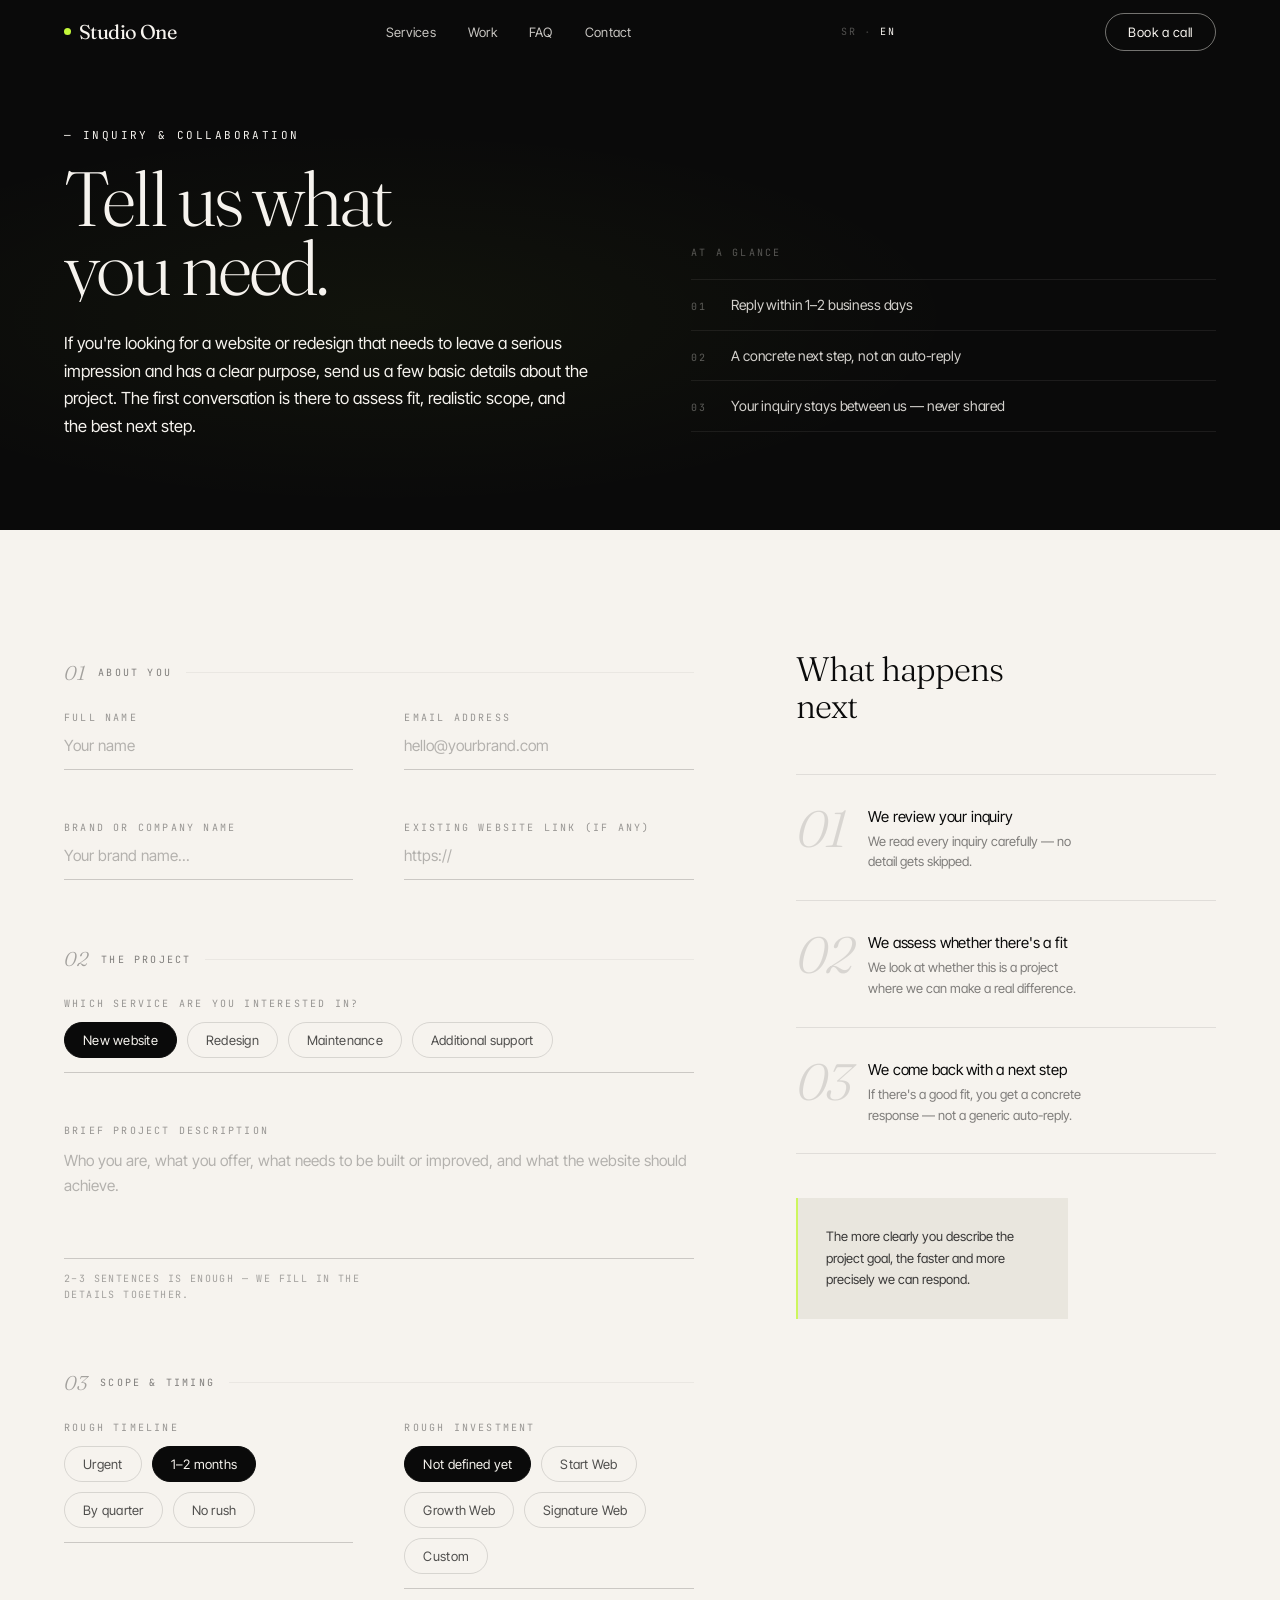
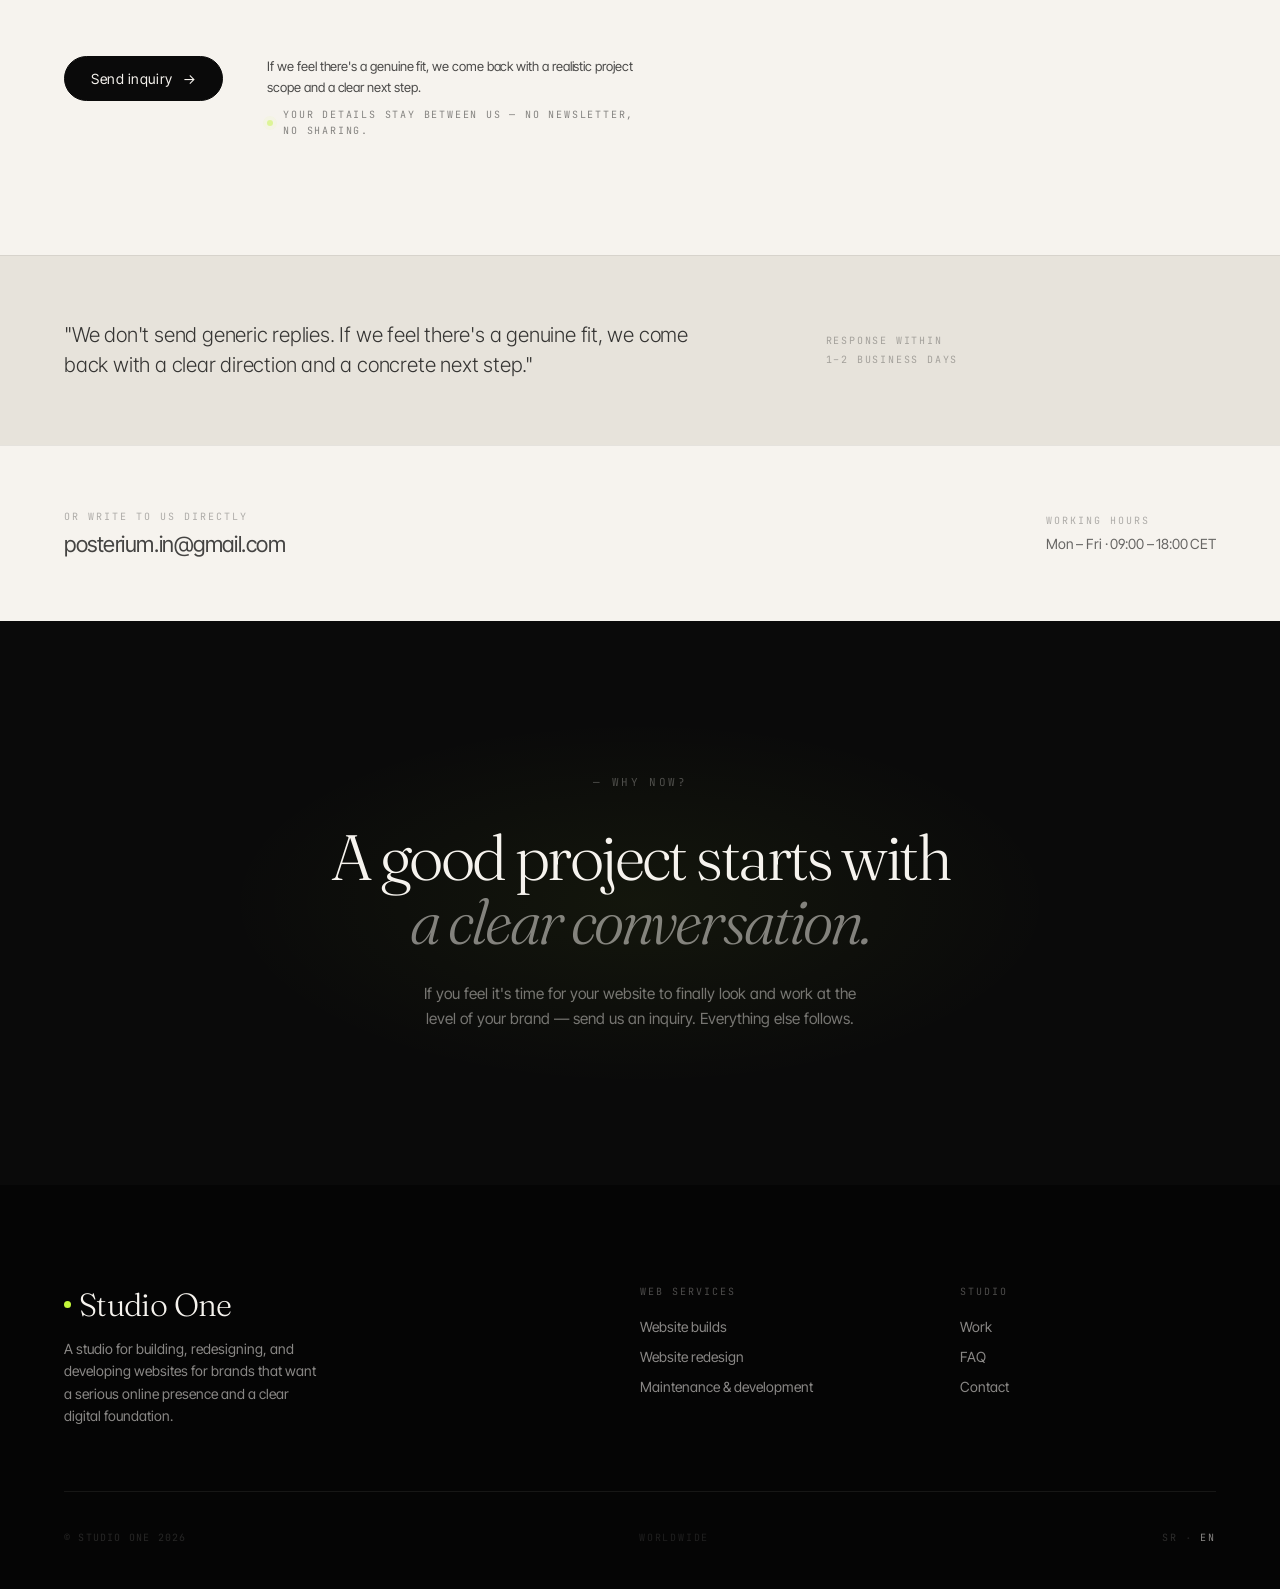
<file: en/pages/contact.html>
<!doctype html>
<html lang="en">
<head>
  <meta charset="utf-8" />
  <meta name="viewport" content="width=device-width, initial-scale=1" />
  <title>Contact — Studio One</title>
  <meta name="description" content="Send an inquiry for a website build, redesign, or ongoing development. The first conversation is there to assess fit, realistic scope, and the next step." />
  <link rel="canonical" href="https://studioone.rs/en/pages/contact.html" />
  <link rel="alternate" hreflang="sr" href="https://studioone.rs/pages/kontakt.html" />
  <link rel="alternate" hreflang="en" href="https://studioone.rs/en/pages/contact.html" />
  <meta property="og:title" content="Contact — Studio One" />
  <meta property="og:description" content="Send an inquiry for a website build, redesign, or ongoing development. The first conversation is there to assess fit, realistic scope, and the next step." />
  <meta property="og:url" content="https://studioone.rs/en/pages/contact.html" />
  <meta property="og:type" content="website" />
  <meta name="twitter:card" content="summary" />
  <meta name="twitter:title" content="Contact — Studio One" />
  <meta name="twitter:description" content="Send an inquiry for a website build, redesign, or ongoing development. The first conversation is there to assess fit, realistic scope, and the next step." />

  <link rel="preconnect" href="https://fonts.googleapis.com">
  <link rel="preconnect" href="https://fonts.gstatic.com" crossorigin>
  <link href="https://fonts.googleapis.com/css2?family=Fraunces:opsz,ital,wght@9..144,0,300;9..144,0,400;9..144,1,300;9..144,1,400&family=Inter+Tight:wght@300;400;500&family=JetBrains+Mono:wght@400;500&display=swap" rel="stylesheet">
  <link rel="icon" href="../../favicon.svg" type="image/svg+xml">

  <link rel="stylesheet" href="../../css/tokens.css">
  <link rel="stylesheet" href="../../css/base.css">
  <link rel="stylesheet" href="../../css/animations.css">
  <link rel="stylesheet" href="../../css/nav.css">
  <link rel="stylesheet" href="../../css/misc.css">
  <link rel="stylesheet" href="../../css/kontakt.css">
  <link rel="stylesheet" href="../../css/responsive.css">
</head>
<body class="page-kontakt lang-en" data-dark-hero>

  <!-- ── CURSOR ─────────────────────────────── -->
  <div class="c-ring" id="cRing"></div>
  <div class="c-dot"  id="cDot"></div>

  <!-- ── NAVIGATION ────────────────────────── -->
  <nav class="nav" id="nav" aria-label="Main navigation">
    <a href="../index.html" class="nav__logo" aria-label="Studio One — home">
      <span class="nav__logo-dot" aria-hidden="true"></span>Studio One
    </a>

    <div class="nav__links">
      <a href="services.html">Services</a>
      <a href="work.html">Work</a>
      <a href="faq.html">FAQ</a>
      <a href="contact.html" class="nav__link--active">Contact</a>
    </div>

    <div class="nav__lang" aria-label="Language">
      <a href="../../pages/kontakt.html" class="nav__lang-item" hreflang="sr">SR</a>
      <span class="nav__lang-sep" aria-hidden="true">·</span>
      <span class="nav__lang-item is-active" aria-current="true">EN</span>
    </div>

    <a href="contact.html" class="nav__cta" data-cursor="book">Book a call</a>

    <button
      class="nav__burger"
      id="navBurger"
      type="button"
      aria-label="Open menu"
      aria-expanded="false"
      aria-controls="navMobile">
      <span aria-hidden="true"></span>
      <span aria-hidden="true"></span>
      <span aria-hidden="true"></span>
    </button>
  </nav>

  <nav class="nav__mobile" id="navMobile" aria-label="Mobile menu" aria-hidden="true">
    <a href="services.html">Services</a>
    <a href="work.html">Work</a>
    <a href="faq.html">FAQ</a>
    <a href="contact.html">Contact</a>

    <div class="nav__mobile-lang" aria-label="Language">
      <a href="../../pages/kontakt.html" class="nav__lang-item" hreflang="sr">SR</a>
      <span class="nav__lang-sep" aria-hidden="true">·</span>
      <span class="nav__lang-item is-active" aria-current="true">EN</span>
    </div>

    <a href="contact.html" class="nav__mobile-cta">Book a call →</a>
  </nav>

  <!-- ══════════════════════════════════════════
       HERO — dark
  ══════════════════════════════════════════════ -->
  <section class="kontakt-hero">
    <div class="kontakt-hero__inner">

      <!-- Left: headline -->
      <div>
        <p class="kontakt-hero__label reveal">— Inquiry &amp; collaboration</p>
        <h1 class="kontakt-hero__title reveal-clip">
          <span>Tell us what</span>
          <span>you need.</span>
        </h1>
        <p class="kontakt-hero__sub reveal-blur">
          If you're looking for a website or redesign that needs to leave a serious impression
          and has a clear purpose, send us a few basic details about the project. The first
          conversation is there to assess fit, realistic scope, and the best next step.
        </p>
      </div>

      <!-- Right: "At a glance" trust list -->
      <div class="kontakt-hero__right reveal reveal-d2">
        <p class="kontakt-trust__label">At a glance</p>
        <ul class="kontakt-trust">
          <li>
            <span class="kontakt-trust__n">01</span>
            <span class="kontakt-trust__t">Reply within 1–2 business days</span>
          </li>
          <li>
            <span class="kontakt-trust__n">02</span>
            <span class="kontakt-trust__t">A concrete next step, not an auto-reply</span>
          </li>
          <li>
            <span class="kontakt-trust__n">03</span>
            <span class="kontakt-trust__t">Your inquiry stays between us — never shared</span>
          </li>
        </ul>
      </div>

    </div>
  </section>

  <!-- ══════════════════════════════════════════
       FORM + INFO BLOCK
  ══════════════════════════════════════════════ -->
  <section class="kontakt-main">
    <div class="kontakt-main__inner">

      <!-- ── Form ─────────────────────────── -->
      <div class="reveal">
        <!-- Success state (shown after JS submit) -->
        <div class="kontakt-success" id="kontaktSuccess" aria-live="polite">
          <p class="kontakt-success__label">— Received</p>
          <h2 class="kontakt-success__title">Your inquiry is in.</h2>
          <p class="kontakt-success__text">
            We'll review it and come back within <strong>1–2 business days</strong> with a clear next step<span class="kontakt-success__email" id="kontaktSuccessEmail"></span>.
          </p>
          <div class="kontakt-success__next">
            <p class="kontakt-success__next-label">In the meantime</p>
            <div class="kontakt-success__links">
              <a href="work.html" data-cursor="explore">See selected work →</a>
              <a href="faq.html" data-cursor="explore">Read the FAQ →</a>
              <a href="../index.html" data-cursor="explore">Back to home →</a>
            </div>
          </div>
        </div>

        <form
          class="kontakt-form"
          id="kontaktForm"
          action="https://formspree.io/f/mnjlbobv"
          method="POST"
          novalidate
        >
          <!-- Honeypot — hidden from users, filled only by bots -->
          <input type="text" class="kontakt-honey" name="_gotcha" tabindex="-1" autocomplete="off" aria-hidden="true" />
          <input type="hidden" name="subject" value="Studio One — EN contact inquiry" />
          <input type="hidden" name="form_locale" value="en" />
          <input type="hidden" name="form_page" value="/en/pages/contact.html" />

          <!-- ─── Section 01: About you ────────── -->
          <p class="kontakt-formhead">
            <span class="kontakt-formhead__n">01</span>
            About you
          </p>

          <!-- Name + Email -->
          <div class="kontakt-form__row">
            <div class="kontakt-field">
              <label class="kontakt-field__label" for="ime">Full name</label>
              <input
                class="kontakt-input" id="ime" name="name" type="text"
                placeholder="Your name" autocomplete="name" required
              />
            </div>
            <div class="kontakt-field">
              <label class="kontakt-field__label" for="email">Email address</label>
              <input
                class="kontakt-input" id="email" name="email" type="email"
                placeholder="hello@yourbrand.com" autocomplete="email" required
              />
            </div>
          </div>

          <!-- Brand name + Link -->
          <div class="kontakt-form__row">
            <div class="kontakt-field">
              <label class="kontakt-field__label" for="brend">Brand or company name</label>
              <input
                class="kontakt-input" id="brend" name="company" type="text"
                placeholder="Your brand name..." required
              />
            </div>
            <div class="kontakt-field">
              <label class="kontakt-field__label" for="link">Existing website link (if any)</label>
              <input
                class="kontakt-input" id="link" name="website" type="url"
                placeholder="https://"
              />
            </div>
          </div>

          <!-- ─── Section 02: The project ──────── -->
          <p class="kontakt-formhead">
            <span class="kontakt-formhead__n">02</span>
            The project
          </p>

          <!-- What do you need — pill selector -->
          <div class="kontakt-field">
            <span class="kontakt-field__label">Which service are you interested in?</span>
            <div class="kontakt-pills" role="group" aria-label="Project type">
              <input class="kontakt-pill" type="radio" name="service" id="tip-novi" value="New website" checked />
              <label for="tip-novi">New website</label>

              <input class="kontakt-pill" type="radio" name="service" id="tip-redizajn" value="Website redesign" />
              <label for="tip-redizajn">Redesign</label>

              <input class="kontakt-pill" type="radio" name="service" id="tip-odrzavanje" value="Maintenance and growth" />
              <label for="tip-odrzavanje">Maintenance</label>

              <input class="kontakt-pill" type="radio" name="service" id="tip-ostalo" value="Additional support" />
              <label for="tip-ostalo">Additional support</label>
            </div>
          </div>

          <!-- Project description -->
          <div class="kontakt-field">
            <label class="kontakt-field__label" for="opis">Brief project description</label>
            <textarea
              class="kontakt-input kontakt-textarea"
              id="opis" name="message"
              placeholder="Who you are, what you offer, what needs to be built or improved, and what the website should achieve."
              required
            ></textarea>
            <span class="kontakt-field__hint">
              2–3 sentences is enough — we fill in the details together.
            </span>
          </div>

          <!-- ─── Section 03: Scope &amp; timing ───── -->
          <p class="kontakt-formhead">
            <span class="kontakt-formhead__n">03</span>
            Scope &amp; timing
          </p>

          <!-- Timeline + Investment -->
          <div class="kontakt-form__row">
            <div class="kontakt-field">
              <span class="kontakt-field__label">Rough timeline</span>
              <div class="kontakt-pills" role="group" aria-label="Rough timeline">
                <input class="kontakt-pill" type="radio" name="timeline" id="rok-hitno" value="Urgent (within a month)" />
                <label for="rok-hitno">Urgent</label>

                <input class="kontakt-pill" type="radio" name="timeline" id="rok-1-2" value="Within 1-2 months" checked />
                <label for="rok-1-2">1–2 months</label>

                <input class="kontakt-pill" type="radio" name="timeline" id="rok-kvartal" value="By end of quarter" />
                <label for="rok-kvartal">By quarter</label>

                <input class="kontakt-pill" type="radio" name="timeline" id="rok-planiramo" value="Planning, no rush" />
                <label for="rok-planiramo">No rush</label>
              </div>
            </div>
            <div class="kontakt-field">
              <span class="kontakt-field__label">Rough investment</span>
              <div class="kontakt-pills" role="group" aria-label="Rough budget">
                <input class="kontakt-pill" type="radio" name="budget" id="b-open" value="Not defined yet" checked />
                <label for="b-open">Not defined yet</label>

                <input class="kontakt-pill" type="radio" name="budget" id="b-start" value="Start Web (around €900)" />
                <label for="b-start">Start Web</label>

                <input class="kontakt-pill" type="radio" name="budget" id="b-mid" value="Growth Web (around €1,900)" />
                <label for="b-mid">Growth Web</label>

                <input class="kontakt-pill" type="radio" name="budget" id="b-premium" value="Signature Web (€3,900+)" />
                <label for="b-premium">Signature Web</label>

                <input class="kontakt-pill" type="radio" name="budget" id="b-custom" value="Custom scope / larger project" />
                <label for="b-custom">Custom</label>
              </div>
            </div>
          </div>

          <!-- ─── Submit ─────────────────────── -->
          <div class="kontakt-submit">
            <button type="submit" class="btn-primary" data-cursor="send">
              <span class="btn-label">Send inquiry</span>
              <span class="btn-arrow" aria-hidden="true">→</span>
            </button>
            <div class="kontakt-submit__meta">
              <p class="kontakt-submit__note">
                If we feel there's a genuine fit, we come back with a realistic project scope and a clear next step.
              </p>
              <p class="kontakt-submit__privacy">
                <span class="kontakt-submit__privacy-dot" aria-hidden="true"></span>
                Your details stay between us — no newsletter, no sharing.
              </p>
            </div>
          </div>

        </form>
      </div>

      <!-- ── Info block ─────────────────────── -->
      <div class="kontakt-info reveal reveal-d2">
        <h2 class="kontakt-info__title">What happens<br>next</h2>
        <div class="kontakt-steps">
          <div class="kontakt-step">
            <div class="kontakt-step__n">01</div>
            <div class="kontakt-step__body">
              <div class="kontakt-step__title">We review your inquiry</div>
              <p class="kontakt-step__text">We read every inquiry carefully — no detail gets skipped.</p>
            </div>
          </div>
          <div class="kontakt-step">
            <div class="kontakt-step__n">02</div>
            <div class="kontakt-step__body">
              <div class="kontakt-step__title">We assess whether there's a fit</div>
              <p class="kontakt-step__text">We look at whether this is a project where we can make a real difference.</p>
            </div>
          </div>
          <div class="kontakt-step">
            <div class="kontakt-step__n">03</div>
            <div class="kontakt-step__body">
              <div class="kontakt-step__title">We come back with a next step</div>
              <p class="kontakt-step__text">If there's a good fit, you get a concrete response — not a generic auto-reply.</p>
            </div>
          </div>
        </div>
        <div class="kontakt-info__note">
          The more clearly you describe the project goal, the faster and more precisely we can respond.
        </div>
      </div>

    </div>
  </section>

  <!-- ══════════════════════════════════════════
       REASSURANCE
  ══════════════════════════════════════════════ -->
  <div class="kontakt-reassurance reveal">
    <div class="kontakt-reassurance__inner">
      <p class="kontakt-reassurance__text">
        "We don't send generic replies. If we feel there's a genuine fit, we come back with a clear direction and a concrete next step."
      </p>
      <div class="kontakt-reassurance__meta">
        Response within<br>1–2 business days
      </div>
    </div>
  </div>

  <!-- ══════════════════════════════════════════
       ALT CONTACT
  ══════════════════════════════════════════════ -->
  <div class="kontakt-alt">
    <div class="kontakt-alt__inner">
      <div>
        <p class="kontakt-alt__label">Or write to us directly</p>
        <a href="mailto:posterium.in@gmail.com" class="kontakt-alt__email" data-cursor="send">
          posterium.in@gmail.com
        </a>
      </div>
      <div>
        <p class="kontakt-alt__label">Working hours</p>
        <p class="kontakt-alt__value">Mon – Fri · 09:00 – 18:00 CET</p>
      </div>
    </div>
  </div>

  <!-- ══════════════════════════════════════════
       CLOSING BLOCK
  ══════════════════════════════════════════════ -->
  <section class="kontakt-close">
    <div class="kontakt-close__inner reveal">
      <p class="kontakt-close__label">— Why now?</p>
      <h2 class="kontakt-close__title">
        A good project starts with<br><em>a clear conversation.</em>
      </h2>
      <p class="kontakt-close__text">
        If you feel it's time for your website to finally look and work at the level of your brand — send us an inquiry. Everything else follows.
      </p>
    </div>
  </section>

  <!-- ── FOOTER ────────────────────────────── -->
  <footer class="footer">
    <div class="footer__inner">
      <div class="footer__top">
        <div class="footer__brand">
          <div class="footer__brand-name"><span class="footer__brand-dot"></span>Studio One</div>
          <p class="footer__brand-desc">
            A studio for building, redesigning, and developing websites for brands that want a serious online presence and a clear digital foundation.
          </p>
        </div>
        <div>
          <div class="footer__col-title">Web services</div>
          <ul class="footer__links">
            <li><a href="services.html">Website builds</a></li>
            <li><a href="services.html">Website redesign</a></li>
            <li><a href="services.html">Maintenance &amp; development</a></li>
          </ul>
        </div>
        <div>
          <div class="footer__col-title">Studio</div>
          <ul class="footer__links">
            <li><a href="work.html">Work</a></li>
            <li><a href="faq.html">FAQ</a></li>
            <li><a href="contact.html">Contact</a></li>
          </ul>
        </div>
      </div>
      <div class="footer__bottom">
        <span class="footer__bottom-copy">© Studio One 2026</span>
        <span class="footer__bottom-center">Worldwide</span>
        <div class="footer__lang">
          <a href="../../pages/kontakt.html" class="footer__lang-item">SR</a>
          <span class="footer__lang-sep">·</span>
          <span class="footer__lang-item is-active" aria-current="true">EN</span>
        </div>
      </div>
    </div>
  </footer>

  <!-- Scripts -->
  <script src="../../js/cursor.js" defer></script>
  <script src="../../js/nav.js"    defer></script>
  <script src="../../js/reveal.js" defer></script>
  <script src="../../js/main.js"   defer></script>
  <script src="../../js/form.js"   defer></script>

</body>
</html>
</file>
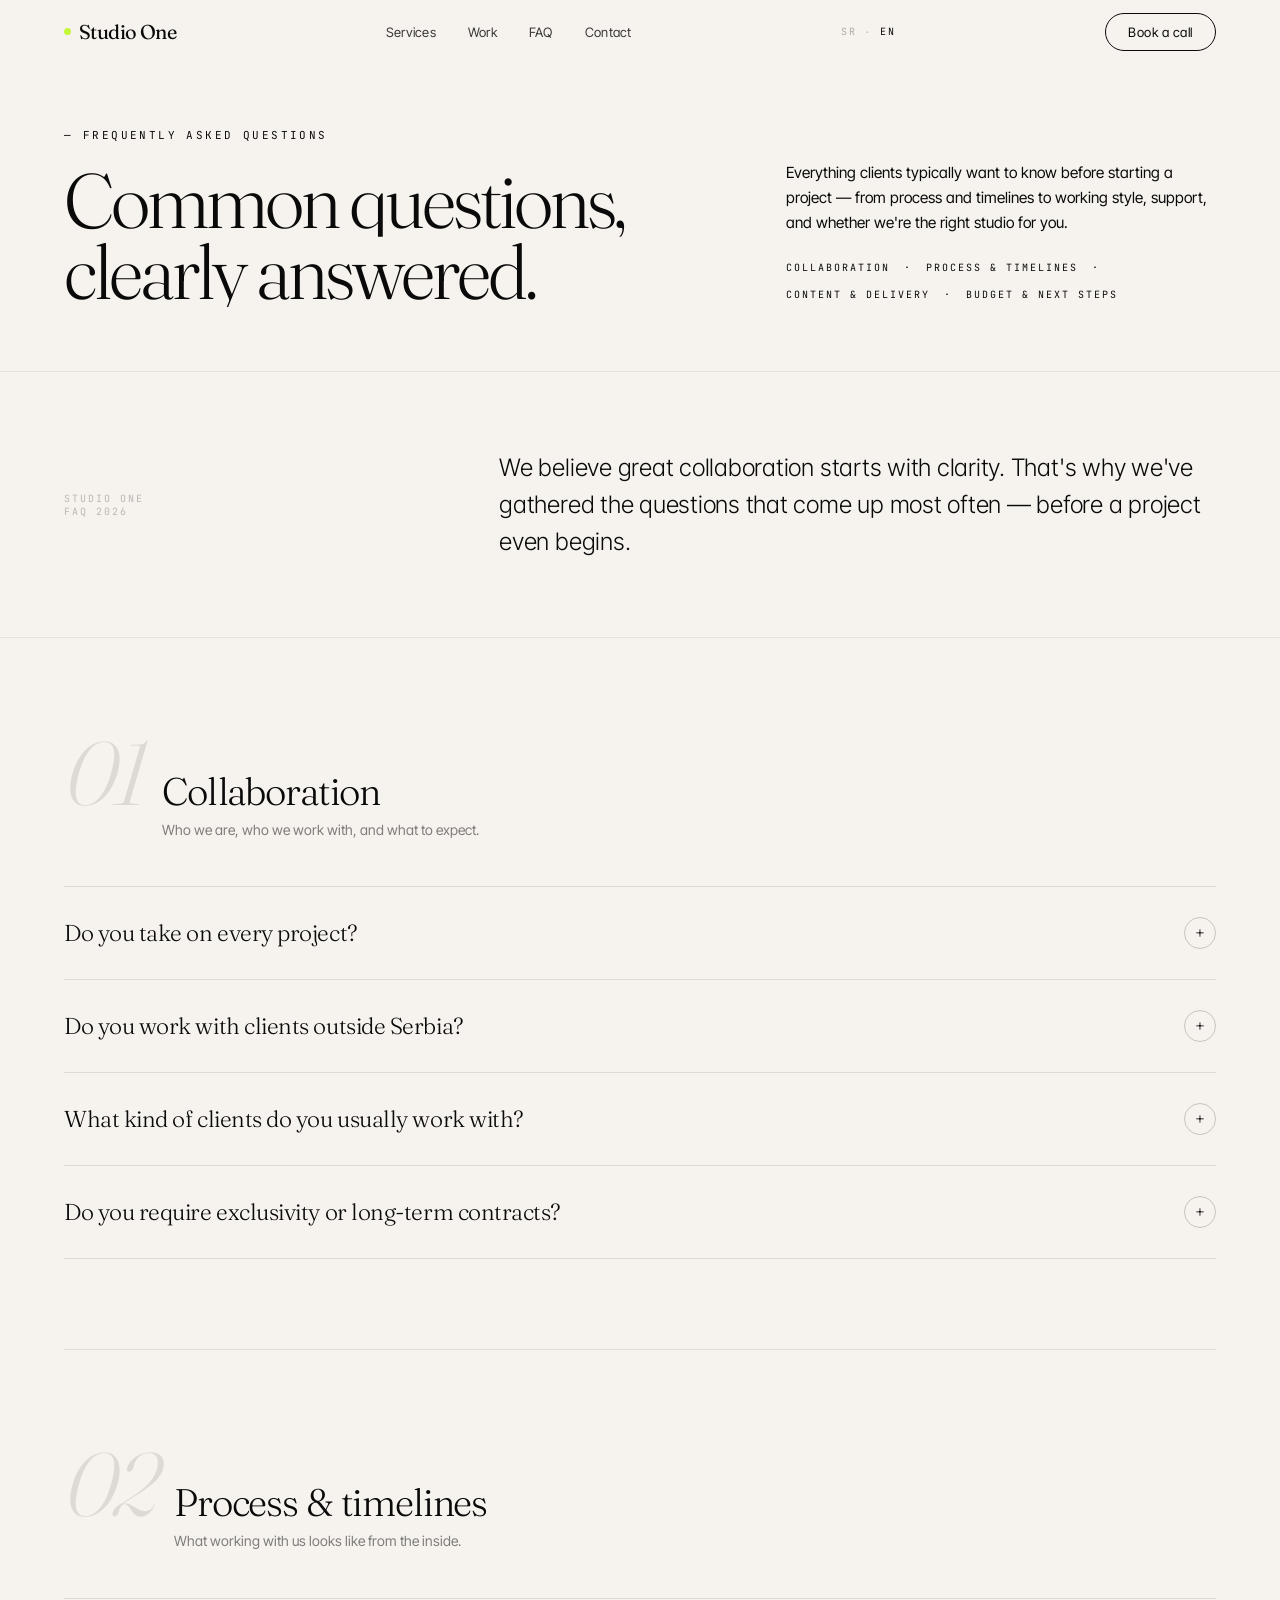
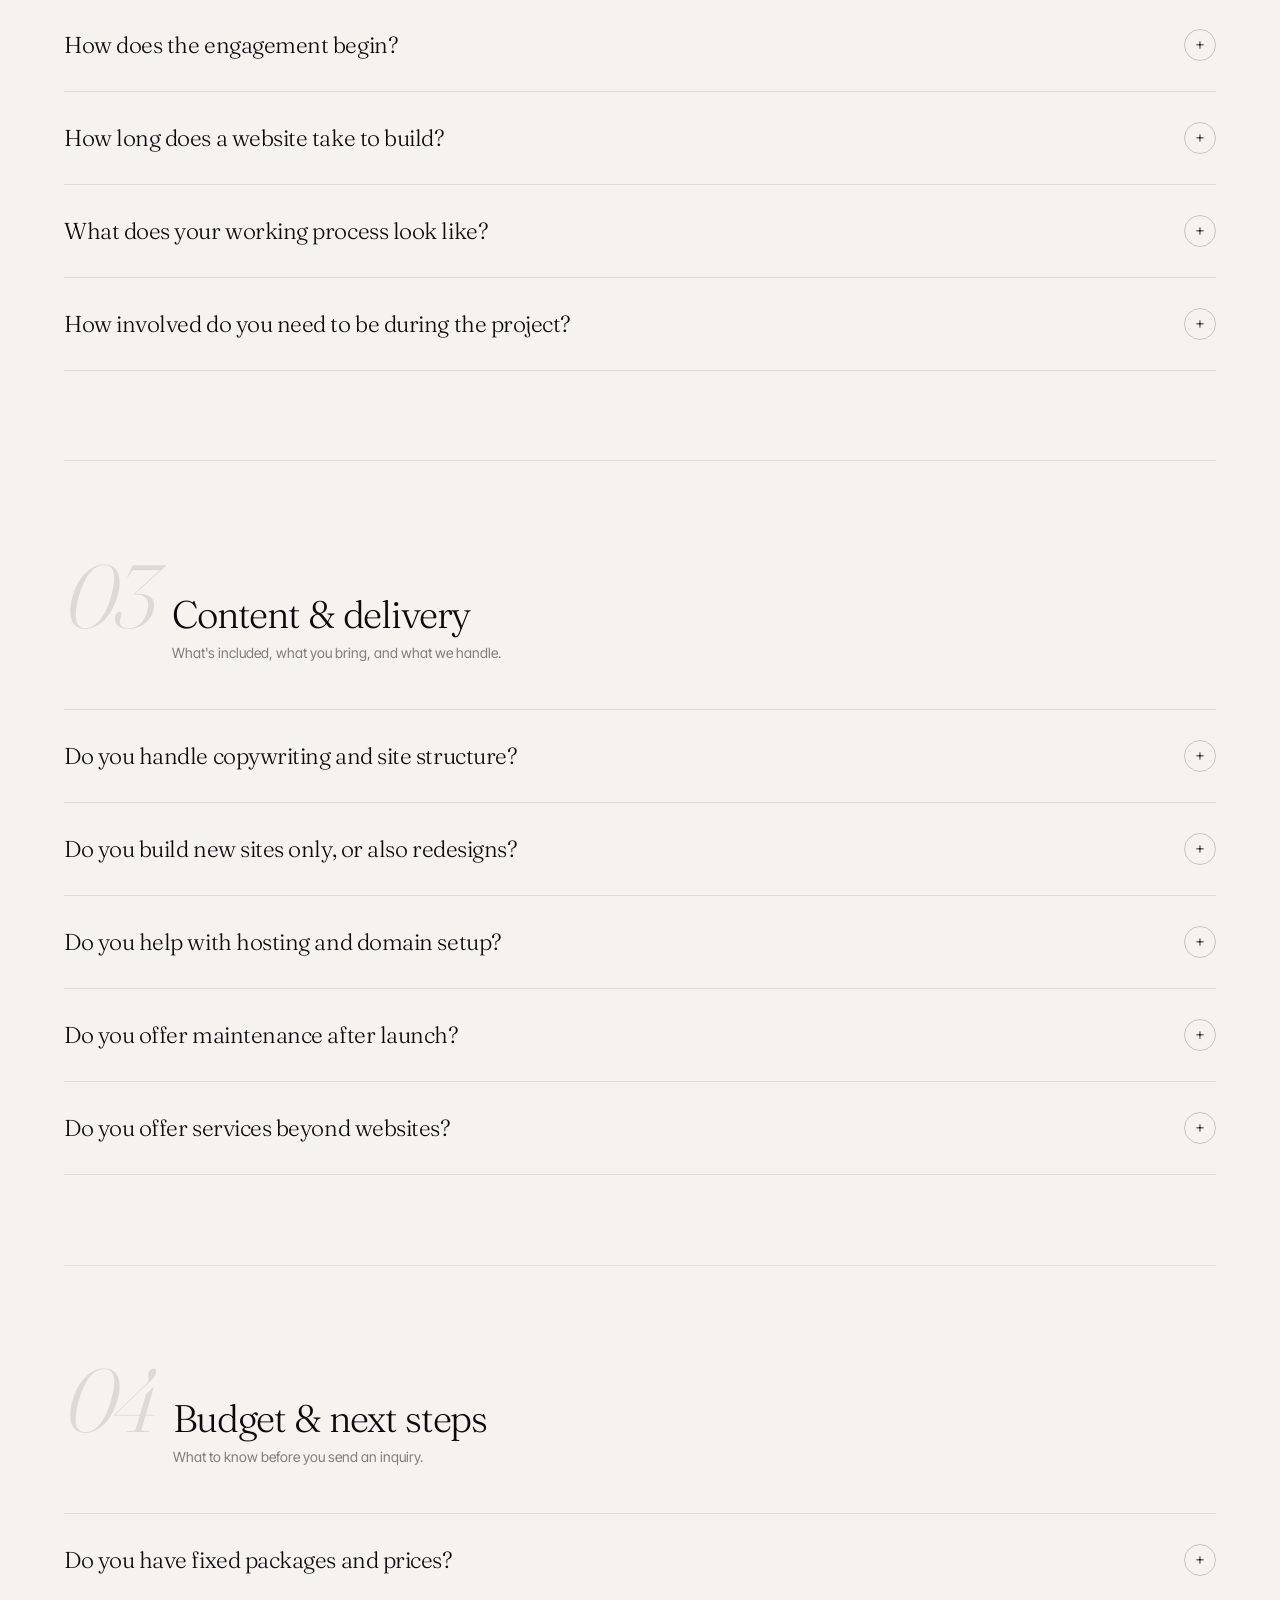
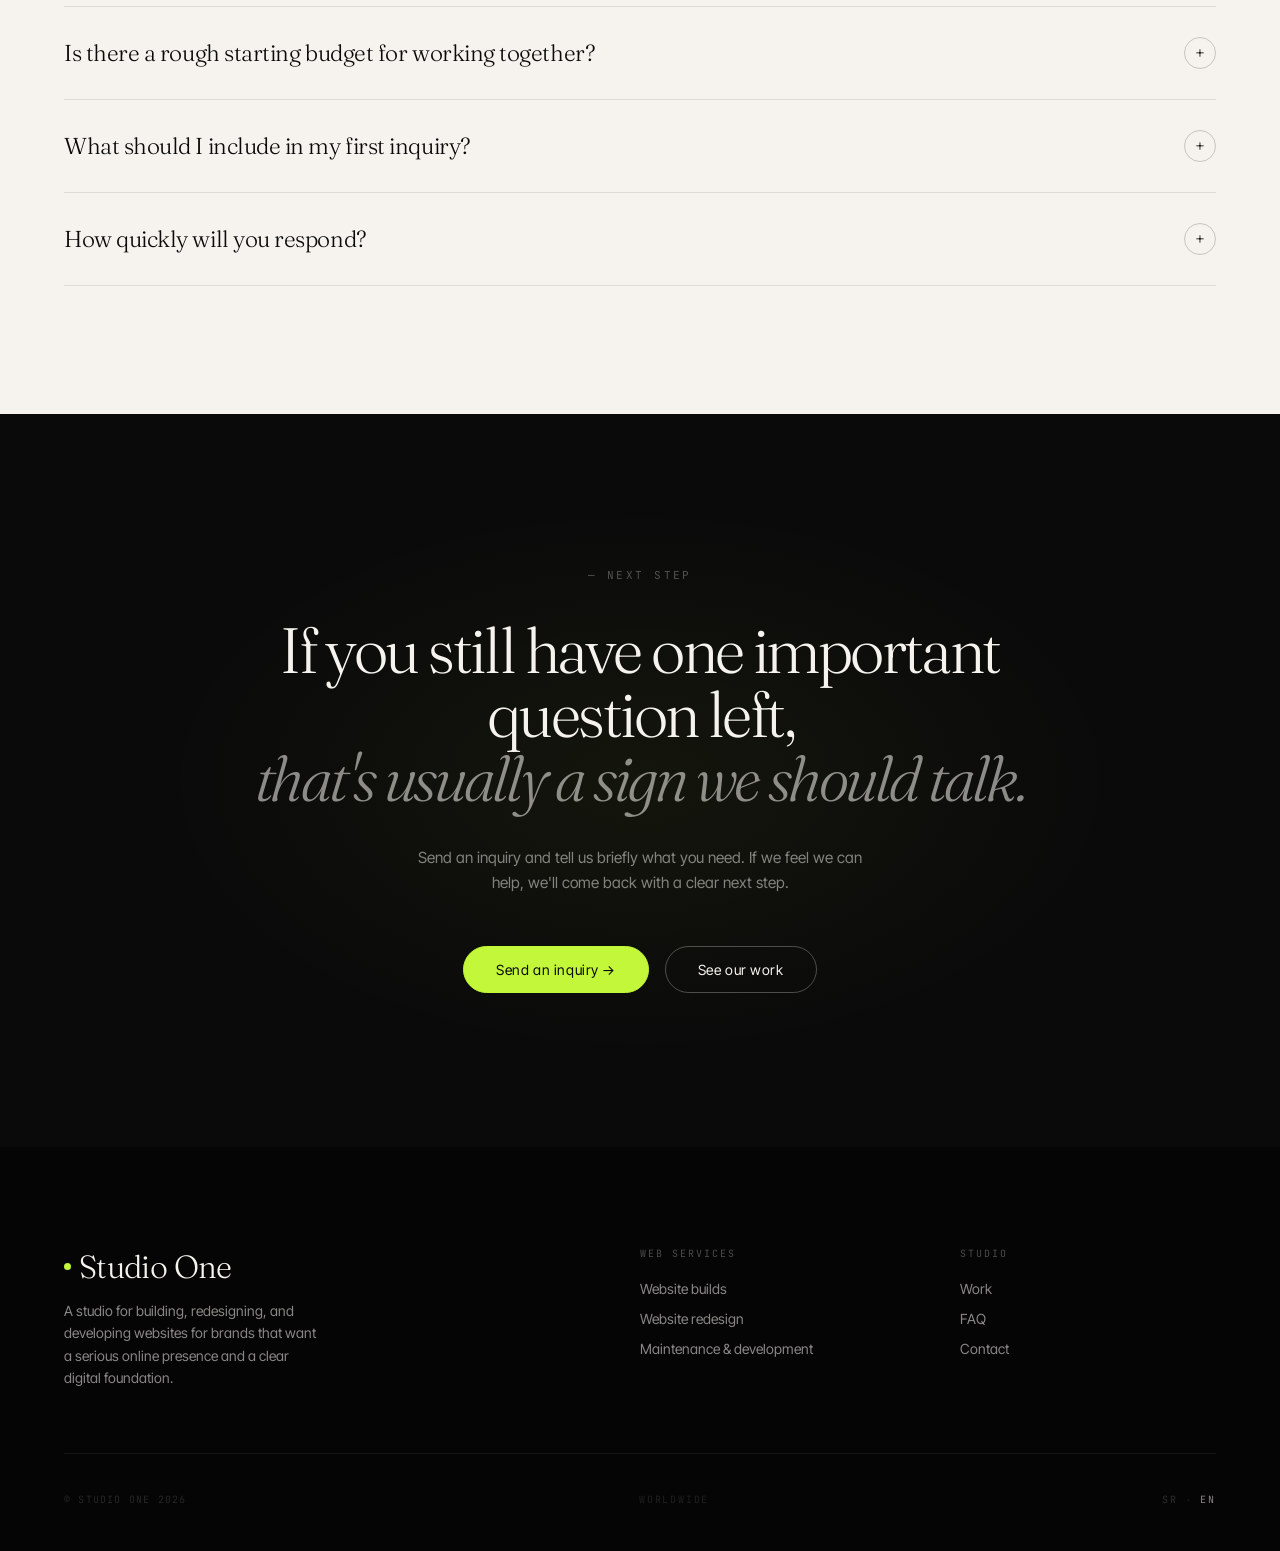
<file: en/pages/faq.html>
<!doctype html>
<html lang="en">
<head>
  <meta charset="utf-8" />
  <meta name="viewport" content="width=device-width, initial-scale=1" />
  <title>FAQ — Studio One</title>
  <meta name="description" content="Everything clients typically want to know before starting a project — from process and timelines to working style, support, and whether we're the right studio for you." />
  <link rel="canonical" href="https://studioone.rs/en/pages/faq.html" />
  <link rel="alternate" hreflang="sr" href="https://studioone.rs/pages/faq.html" />
  <link rel="alternate" hreflang="en" href="https://studioone.rs/en/pages/faq.html" />
  <meta property="og:title" content="FAQ — Studio One" />
  <meta property="og:description" content="Everything clients typically want to know before starting a project — from process and timelines to working style, support, and whether we're the right studio for you." />
  <meta property="og:url" content="https://studioone.rs/en/pages/faq.html" />
  <meta property="og:type" content="website" />
  <meta name="twitter:card" content="summary" />
  <meta name="twitter:title" content="FAQ — Studio One" />
  <meta name="twitter:description" content="Everything clients typically want to know before starting a project — from process and timelines to working style, support, and whether we're the right studio for you." />

  <link rel="preconnect" href="https://fonts.googleapis.com">
  <link rel="preconnect" href="https://fonts.gstatic.com" crossorigin>
  <link href="https://fonts.googleapis.com/css2?family=Fraunces:opsz,ital,wght@9..144,0,300;9..144,0,400;9..144,1,300;9..144,1,400&family=Inter+Tight:wght@300;400;500&family=JetBrains+Mono:wght@400;500&display=swap" rel="stylesheet">
  <link rel="icon" href="../../favicon.svg" type="image/svg+xml">

  <link rel="stylesheet" href="../../css/tokens.css">
  <link rel="stylesheet" href="../../css/base.css">
  <link rel="stylesheet" href="../../css/animations.css">
  <link rel="stylesheet" href="../../css/nav.css">
  <link rel="stylesheet" href="../../css/misc.css">
  <link rel="stylesheet" href="../../css/faq-page.css">
  <link rel="stylesheet" href="../../css/responsive.css">
</head>
<body class="page-faq lang-en">

  <!-- ── CURSOR ─────────────────────────────── -->
  <div class="c-ring" id="cRing"></div>
  <div class="c-dot"  id="cDot"></div>

  <!-- ── NAVIGATION ────────────────────────── -->
  <nav class="nav" id="nav" aria-label="Main navigation">
    <a href="../index.html" class="nav__logo" aria-label="Studio One — home">
      <span class="nav__logo-dot" aria-hidden="true"></span>Studio One
    </a>

    <div class="nav__links">
      <a href="services.html">Services</a>
      <a href="work.html">Work</a>
      <a href="faq.html" class="nav__link--active">FAQ</a>
      <a href="contact.html">Contact</a>
    </div>

    <div class="nav__lang" aria-label="Language">
      <a href="../../pages/faq.html" class="nav__lang-item" hreflang="sr">SR</a>
      <span class="nav__lang-sep" aria-hidden="true">·</span>
      <span class="nav__lang-item is-active" aria-current="true">EN</span>
    </div>

    <a href="contact.html" class="nav__cta" data-cursor="book">Book a call</a>

    <button
      class="nav__burger"
      id="navBurger"
      type="button"
      aria-label="Open menu"
      aria-expanded="false"
      aria-controls="navMobile">
      <span aria-hidden="true"></span>
      <span aria-hidden="true"></span>
      <span aria-hidden="true"></span>
    </button>
  </nav>

  <nav class="nav__mobile" id="navMobile" aria-label="Mobile menu" aria-hidden="true">
    <a href="services.html">Services</a>
    <a href="work.html">Work</a>
    <a href="faq.html">FAQ</a>
    <a href="contact.html">Contact</a>

    <div class="nav__mobile-lang" aria-label="Language">
      <a href="../../pages/faq.html" class="nav__lang-item" hreflang="sr">SR</a>
      <span class="nav__lang-sep" aria-hidden="true">·</span>
      <span class="nav__lang-item is-active" aria-current="true">EN</span>
    </div>

    <a href="contact.html" class="nav__mobile-cta">Book a call →</a>
  </nav>

  <!-- ══════════════════════════════════════════
       HERO
  ══════════════════════════════════════════════ -->
  <section class="faq-hero">
    <div class="faq-hero__inner">
      <div class="faq-hero__left">
        <p class="faq-hero__label reveal">— Frequently asked questions</p>
        <h1 class="faq-hero__title reveal-clip">
          <span>Common questions,</span>
          <span>clearly answered.</span>
        </h1>
      </div>
      <div class="faq-hero__right">
        <p class="faq-hero__sub reveal-blur">
          Everything clients typically want to know before starting a
          project — from process and timelines to working style, support,
          and whether we're the right studio for you.
        </p>
        <div class="faq-hero__meta reveal">
          <span>Collaboration</span><span>·</span>
          <span>Process &amp; timelines</span><span>·</span>
          <span>Content &amp; delivery</span><span>·</span>
          <span>Budget &amp; next steps</span>
        </div>
      </div>
    </div>
  </section>

  <!-- ══════════════════════════════════════════
       INTRO NOTE
  ══════════════════════════════════════════════ -->
  <div class="faq-intro">
    <div class="faq-intro__inner">
      <div class="faq-intro__side">Studio One<br>FAQ 2026</div>
      <p class="faq-intro__text reveal-blur">
        We believe great collaboration starts with clarity. That's why we've gathered the questions that come up most often — before a project even begins.
      </p>
    </div>
  </div>

  <!-- ══════════════════════════════════════════
       FAQ CATEGORIES
  ══════════════════════════════════════════════ -->
  <div class="faq-body">
    <div class="faq-body__inner">

      <!-- ─── Group 01: Collaboration ──────────── -->
      <div class="faq-group reveal">
        <div class="faq-group__head">
          <span class="faq-group__n">01</span>
          <div>
            <h2 class="faq-group__title">Collaboration</h2>
            <p class="faq-group__intro">Who we are, who we work with, and what to expect.</p>
          </div>
        </div>

        <div class="faq__list">

          <div class="faq__item">
            <button class="faq__q" data-cursor="open">
              <h3>Do you take on every project?</h3>
              <span class="faq__ico">+</span>
            </button>
            <div class="faq__a"><div class="faq__a-inner">
              No. Before accepting a project we assess whether there's a genuine fit — between what the client needs, what we do well, and whether we can actually add value. We work with brands that understand a serious website isn't a cost but an investment. If we feel the timing or context isn't right, we say so directly — without dancing around it.
            </div></div>
          </div>

          <div class="faq__item">
            <button class="faq__q" data-cursor="open">
              <h3>Do you work with clients outside Serbia?</h3>
              <span class="faq__ico">+</span>
            </button>
            <div class="faq__a"><div class="faq__a-inner">
              Yes. Geography is not a barrier. We manage everything online — from the first conversation through delivery and ongoing support. We've worked with clients from Serbia, the wider region, and internationally, and there's no difference in approach or quality.
            </div></div>
          </div>

          <div class="faq__item">
            <button class="faq__q" data-cursor="open">
              <h3>What kind of clients do you usually work with?</h3>
              <span class="faq__ico">+</span>
            </button>
            <div class="faq__a"><div class="faq__a-inner">
              We work with brands that have a clear identity or are actively building one — businesses that have outgrown a generic website and want something more considered, companies whose online presence needs to reflect the level of what they actually offer. Most often: small and medium businesses, premium brands, and professionals who understand that first impressions carry real cost.
            </div></div>
          </div>

          <div class="faq__item">
            <button class="faq__q" data-cursor="open">
              <h3>Do you require exclusivity or long-term contracts?</h3>
              <span class="faq__ico">+</span>
            </button>
            <div class="faq__a"><div class="faq__a-inner">
              No. Every collaboration is structured around the actual need — project-based or through a monthly retainer for maintenance and development. No forced long-term commitments. The goal is for the collaboration to make sense for both sides — and to last as long as it's useful.
            </div></div>
          </div>

        </div>
      </div><!-- /faq-group 01 -->

      <!-- ─── Group 02: Process & Timelines ────── -->
      <div class="faq-group reveal reveal-d1">
        <div class="faq-group__head">
          <span class="faq-group__n">02</span>
          <div>
            <h2 class="faq-group__title">Process &amp; timelines</h2>
            <p class="faq-group__intro">What working with us looks like from the inside.</p>
          </div>
        </div>

        <div class="faq__list">

          <div class="faq__item">
            <button class="faq__q" data-cursor="open">
              <h3>How does the engagement begin?</h3>
              <span class="faq__ico">+</span>
            </button>
            <div class="faq__a"><div class="faq__a-inner">
              It starts with a brief inquiry or conversation where we assess the essence of the project — goal, context, deadline, and scope. If there's a good fit, we send a clear proposal with a defined structure and timeline. No generic replies, no vague estimates, no weeks of silence before a response.
            </div></div>
          </div>

          <div class="faq__item">
            <button class="faq__q" data-cursor="open">
              <h3>How long does a website take to build?</h3>
              <span class="faq__ico">+</span>
            </button>
            <div class="faq__a"><div class="faq__a-inner">
              It depends on scope. Landing pages and smaller web projects usually take 2 to 4 weeks.
              More complete presentational, B2B, or ecommerce websites are most often in the 4 to 8
              week range. We always define the final timeline in the proposal, based on the real scope,
              content readiness, and feedback pace on your side.
            </div></div>
          </div>

          <div class="faq__item">
            <button class="faq__q" data-cursor="open">
              <h3>What does your working process look like?</h3>
              <span class="faq__ico">+</span>
            </button>
            <div class="faq__a"><div class="faq__a-inner">
              We work in clearly defined phases — from strategy and wireframing, through the design system and prototype, to development and testing. There's a feedback point at every key step. No surprises, no "what is this suddenly" moments. Transparency is part of the process, not an add-on you pay extra for.
            </div></div>
          </div>

          <div class="faq__item">
            <button class="faq__q" data-cursor="open">
              <h3>How involved do you need to be during the project?</h3>
              <span class="faq__ico">+</span>
            </button>
            <div class="faq__a"><div class="faq__a-inner">
              We've structured the process to minimise how much of your time it takes — but we do need clear, timely communication at key feedback points. The clearer and faster the feedback, the smoother the project runs. What we don't work well with: waiting a month for a response mid-build, then needing everything urgently. That rarely produces good results.
            </div></div>
          </div>

        </div>
      </div><!-- /faq-group 02 -->

      <!-- ─── Group 03: Content & Delivery ─────── -->
      <div class="faq-group reveal reveal-d1">
        <div class="faq-group__head">
          <span class="faq-group__n">03</span>
          <div>
            <h2 class="faq-group__title">Content &amp; delivery</h2>
            <p class="faq-group__intro">What's included, what you bring, and what we handle.</p>
          </div>
        </div>

        <div class="faq__list">

          <div class="faq__item">
            <button class="faq__q" data-cursor="open">
              <h3>Do you handle copywriting and site structure?</h3>
              <span class="faq__ico">+</span>
            </button>
            <div class="faq__a"><div class="faq__a-inner">
              Yes. When the project calls for it, we help with copywriting, message hierarchy, and
              page structure. You don't need to arrive with finished text. It's enough that you can
              clearly explain what the business does, who it sells to, and what the website needs to communicate.
            </div></div>
          </div>

          <div class="faq__item">
            <button class="faq__q" data-cursor="open">
              <h3>Do you build new sites only, or also redesigns?</h3>
              <span class="faq__ico">+</span>
            </button>
            <div class="faq__a"><div class="faq__a-inner">
              Both. Redesign is common, especially when the current site technically exists but no
              longer matches the level of the business, doesn't communicate clearly, or feels dated.
              In those cases we rebuild structure, visual direction, copy, and UX logic — not just the surface.
            </div></div>
          </div>

          <div class="faq__item">
            <button class="faq__q" data-cursor="open">
              <h3>Do you help with hosting and domain setup?</h3>
              <span class="faq__ico">+</span>
            </button>
            <div class="faq__a"><div class="faq__a-inner">
              Yes. If you already have hosting and a domain, we work within that setup. If you don't,
              we help you choose a practical, stable option and guide you through the basic infrastructure
              needed to launch the website properly.
            </div></div>
          </div>

          <div class="faq__item">
            <button class="faq__q" data-cursor="open">
              <h3>Do you offer maintenance after launch?</h3>
              <span class="faq__ico">+</span>
            </button>
            <div class="faq__a"><div class="faq__a-inner">
              Yes. Where needed, we offer monthly technical maintenance, updates, and ongoing development.
              It's especially useful when content changes regularly, new pages are being added, or the
              project needs to keep evolving after launch.
            </div></div>
          </div>

          <div class="faq__item">
            <button class="faq__q" data-cursor="open">
              <h3>Do you offer services beyond websites?</h3>
              <span class="faq__ico">+</span>
            </button>
            <div class="faq__a"><div class="faq__a-inner">
              Yes, though web is always the foundation. We have capacity for Instagram management, Meta and Google campaigns, SEO, branding, and content production. These services most often come as extensions of a web engagement — a natural next step for brands that want a complete and consistent digital presence under one roof.
            </div></div>
          </div>

        </div>
      </div><!-- /faq-group 03 -->

      <!-- ─── Group 04: Budget & Next Steps ─────── -->
      <div class="faq-group reveal reveal-d1">
        <div class="faq-group__head">
          <span class="faq-group__n">04</span>
          <div>
            <h2 class="faq-group__title">Budget &amp; next steps</h2>
            <p class="faq-group__intro">What to know before you send an inquiry.</p>
          </div>
        </div>

        <div class="faq__list">

          <div class="faq__item">
            <button class="faq__q" data-cursor="open">
              <h3>Do you have fixed packages and prices?</h3>
              <span class="faq__ico">+</span>
            </button>
            <div class="faq__a"><div class="faq__a-inner">
              We have clear starting collaboration models. Start Web begins at €900, Growth Web at
              €1,900, Signature Web at €3,900, and custom projects are quoted on request. The final
              price always depends on page count, copy scope, integrations, and project complexity,
              but the starting framework is clear from the beginning.
            </div></div>
          </div>

          <div class="faq__item">
            <button class="faq__q" data-cursor="open">
              <h3>Is there a rough starting budget for working together?</h3>
              <span class="faq__ico">+</span>
            </button>
            <div class="faq__a"><div class="faq__a-inner">
              Yes. For a serious web project, our starting range is usually €900 for a smaller site
              or landing page, around €1,900 for a stronger multi-page presence, and from €3,900 for
              a more ambitious premium scope. If you're not sure where your project fits yet, send an
              inquiry and we'll help place it in a realistic range.
            </div></div>
          </div>

          <div class="faq__item">
            <button class="faq__q" data-cursor="open">
              <h3>What should I include in my first inquiry?</h3>
              <span class="faq__ico">+</span>
            </button>
            <div class="faq__a"><div class="faq__a-inner">
              It's enough to send: what the business does, what you need, a link to the current site
              if one exists, a rough budget, desired timing, and a short note on the project's goal.
              You don't need to have everything fully defined. What matters is that we can quickly
              assess fit and the right next step.
            </div></div>
          </div>

          <div class="faq__item">
            <button class="faq__q" data-cursor="open">
              <h3>How quickly will you respond?</h3>
              <span class="faq__ico">+</span>
            </button>
            <div class="faq__a"><div class="faq__a-inner">
              We aim to respond within 1 to 2 business days. If the project you describe is a genuine fit for what we do, we'll reply with a concrete next step. We don't send generic "we've received your inquiry" messages — if we write, we write with purpose.
            </div></div>
          </div>

        </div>
      </div><!-- /faq-group 04 -->

    </div>
  </div><!-- /faq-body -->

  <!-- ══════════════════════════════════════════
       CTA — Closing block
  ══════════════════════════════════════════════ -->
  <section class="faq-cta">
    <div class="faq-cta__inner reveal">
      <p class="faq-cta__label">— Next step</p>
      <h2 class="faq-cta__title">
        If you still have one important question left,<br>
        <em>that's usually a sign we should talk.</em>
      </h2>
      <p class="faq-cta__body">
        Send an inquiry and tell us briefly what you need. If we feel we can help, we'll come back with a clear next step.
      </p>
      <div class="faq-cta__actions">
        <a href="contact.html" class="btn-accent" data-cursor="send">Send an inquiry →</a>
        <a href="work.html" class="btn-outline-light" data-cursor="view">See our work</a>
      </div>
    </div>
  </section>

  <!-- ── FOOTER ────────────────────────────── -->
  <footer class="footer">
    <div class="footer__inner">
      <div class="footer__top">
        <div class="footer__brand">
          <div class="footer__brand-name"><span class="footer__brand-dot"></span>Studio One</div>
          <p class="footer__brand-desc">
            A studio for building, redesigning, and developing websites for brands that want a serious online presence and a clear digital foundation.
          </p>
        </div>
        <div>
          <div class="footer__col-title">Web services</div>
          <ul class="footer__links">
            <li><a href="services.html">Website builds</a></li>
            <li><a href="services.html">Website redesign</a></li>
            <li><a href="services.html">Maintenance &amp; development</a></li>
          </ul>
        </div>
        <div>
          <div class="footer__col-title">Studio</div>
          <ul class="footer__links">
            <li><a href="work.html">Work</a></li>
            <li><a href="faq.html">FAQ</a></li>
            <li><a href="contact.html">Contact</a></li>
          </ul>
        </div>
      </div>
      <div class="footer__bottom">
        <span class="footer__bottom-copy">© Studio One 2026</span>
        <span class="footer__bottom-center">Worldwide</span>
        <div class="footer__lang">
          <a href="../../pages/faq.html" class="footer__lang-item">SR</a>
          <span class="footer__lang-sep">·</span>
          <span class="footer__lang-item is-active" aria-current="true">EN</span>
        </div>
      </div>
    </div>
  </footer>

  <!-- Scripts -->
  <script src="../../js/cursor.js" defer></script>
  <script src="../../js/nav.js"    defer></script>
  <script src="../../js/faq.js"    defer></script>
  <script src="../../js/reveal.js" defer></script>
  <script src="../../js/main.js"   defer></script>

</body>
</html>
</file>
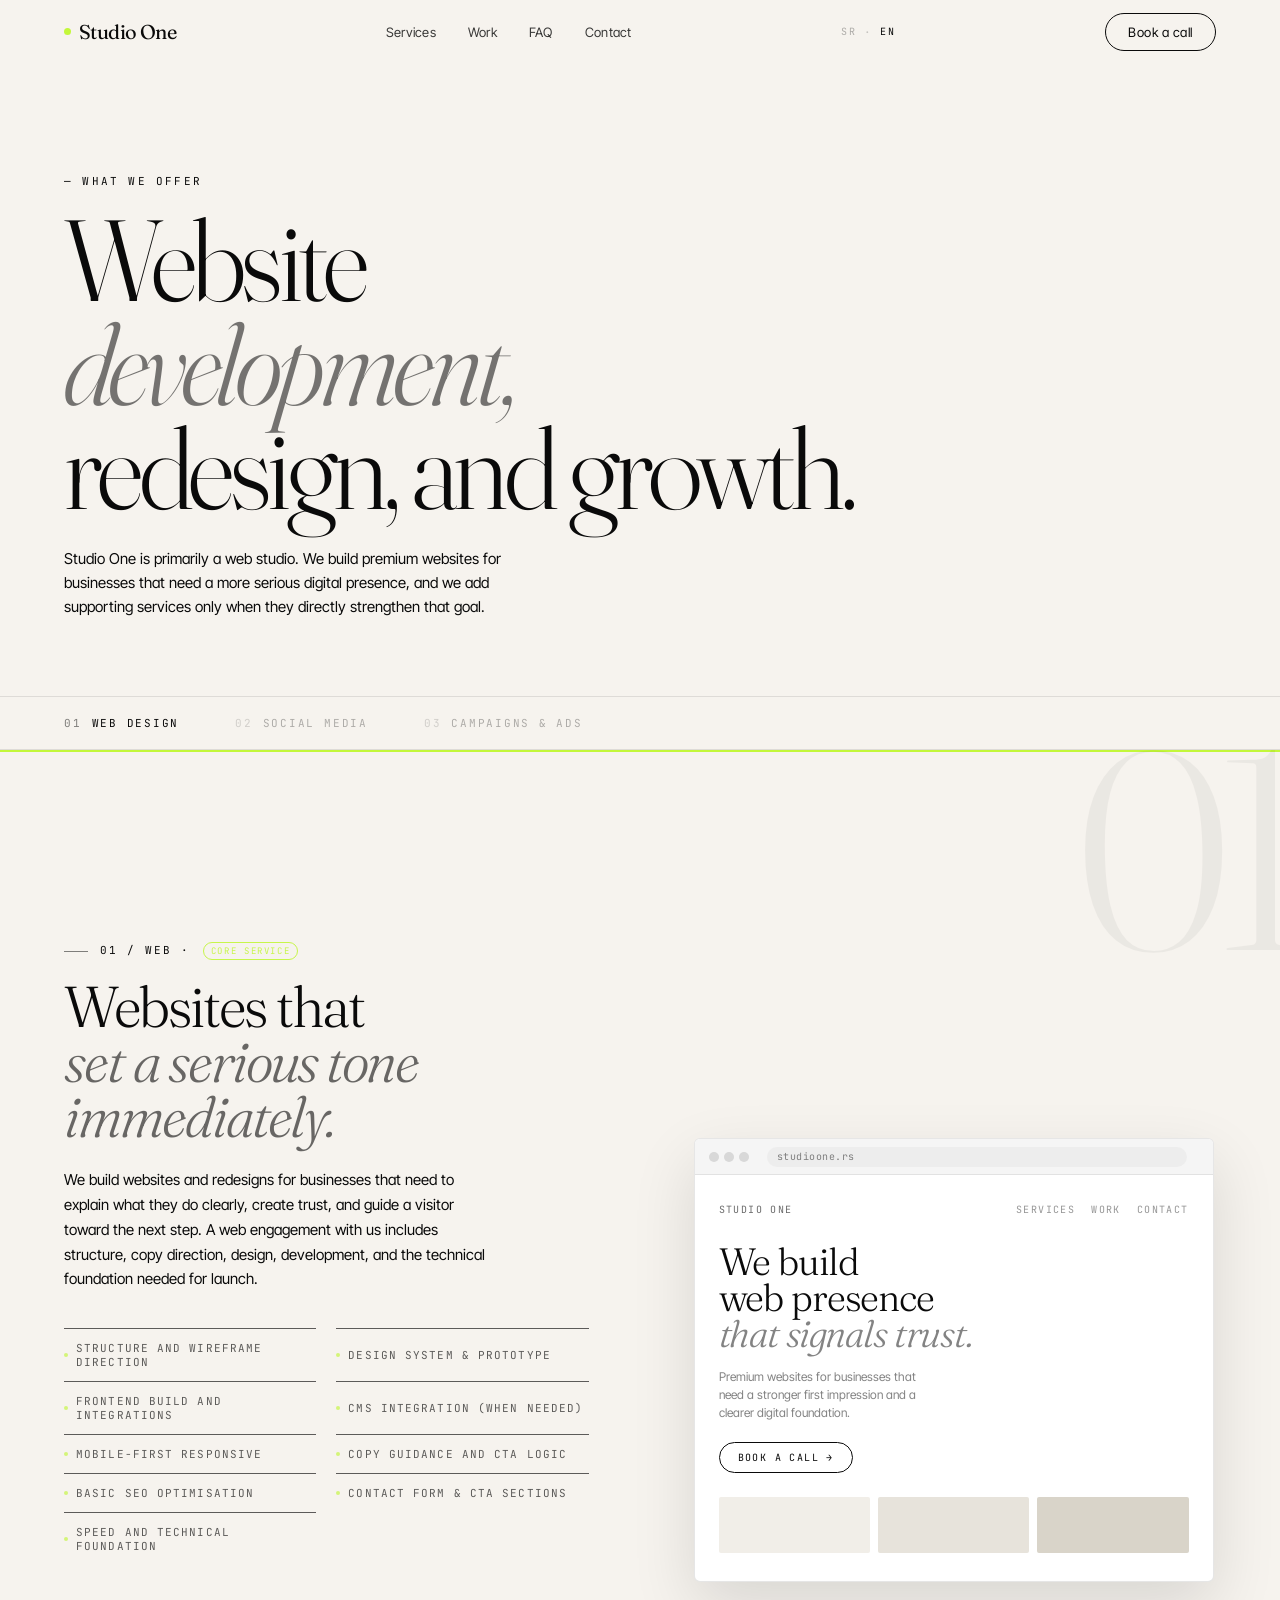
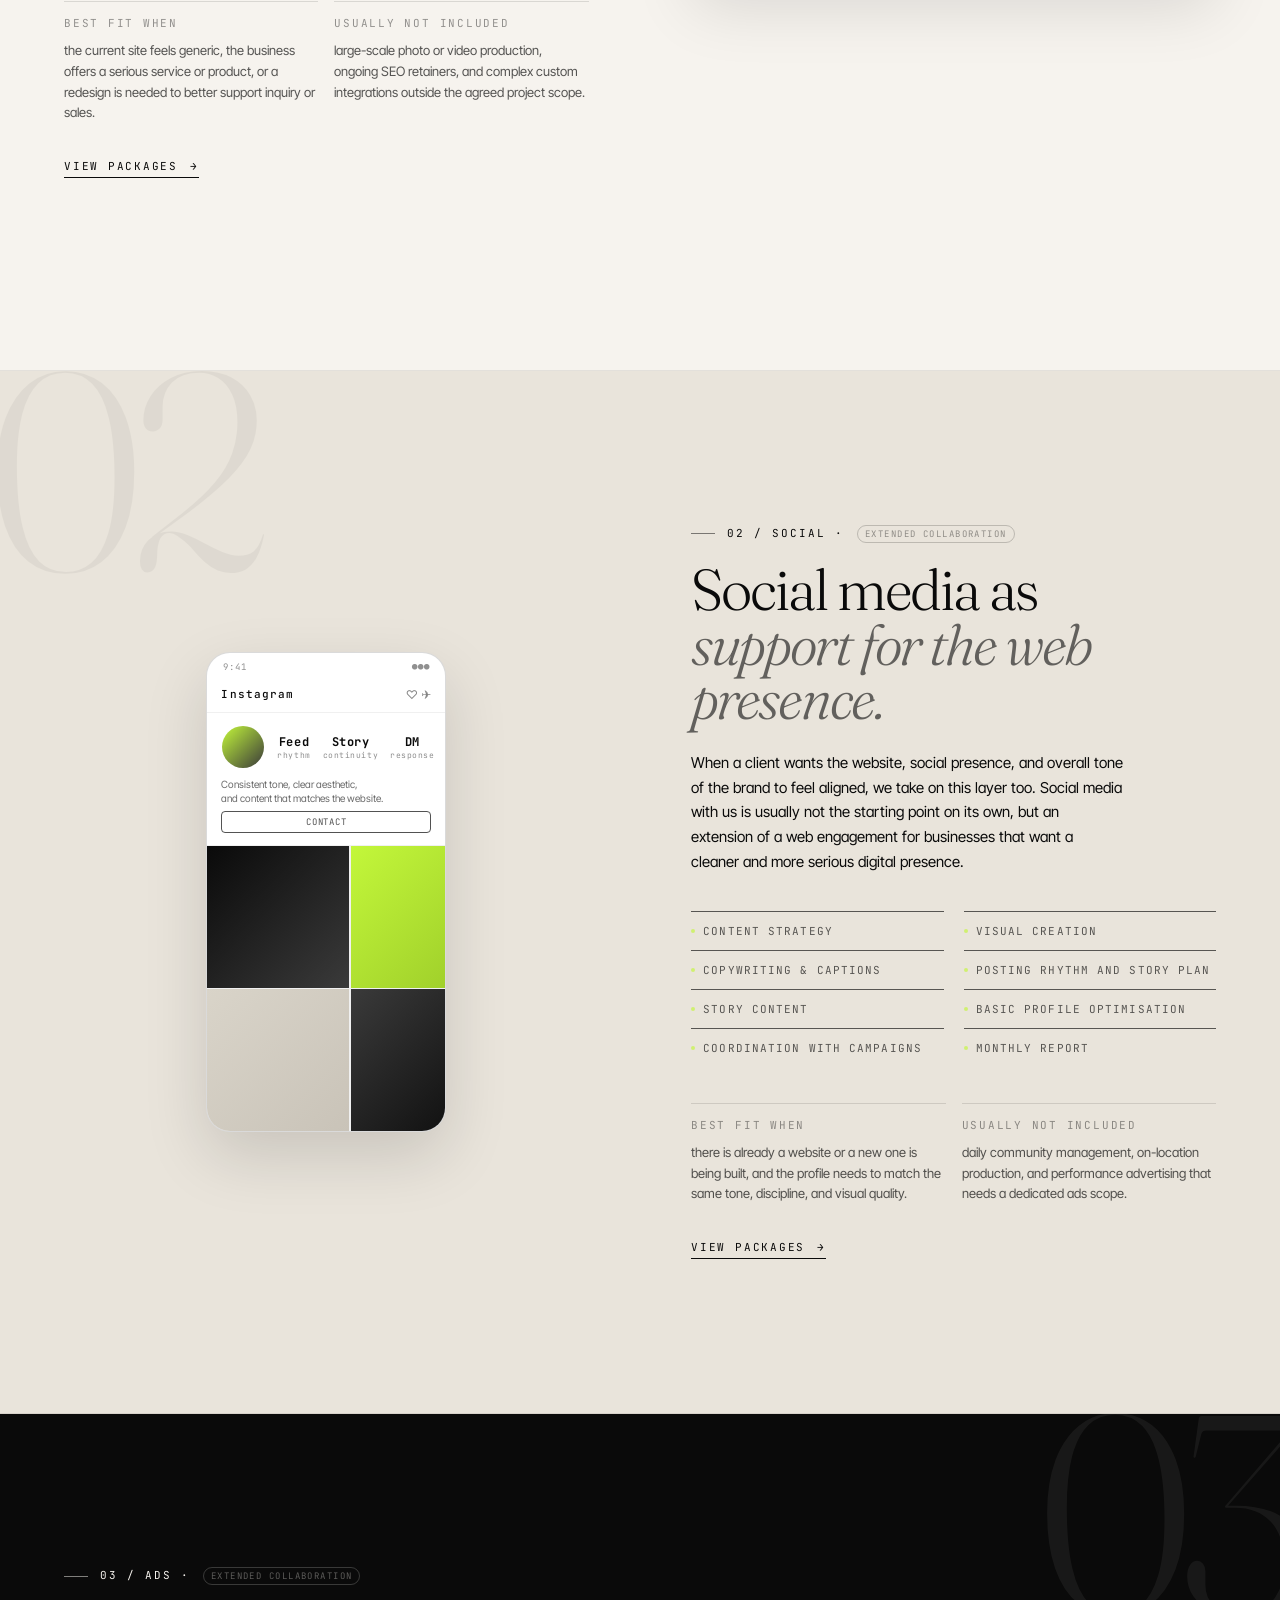
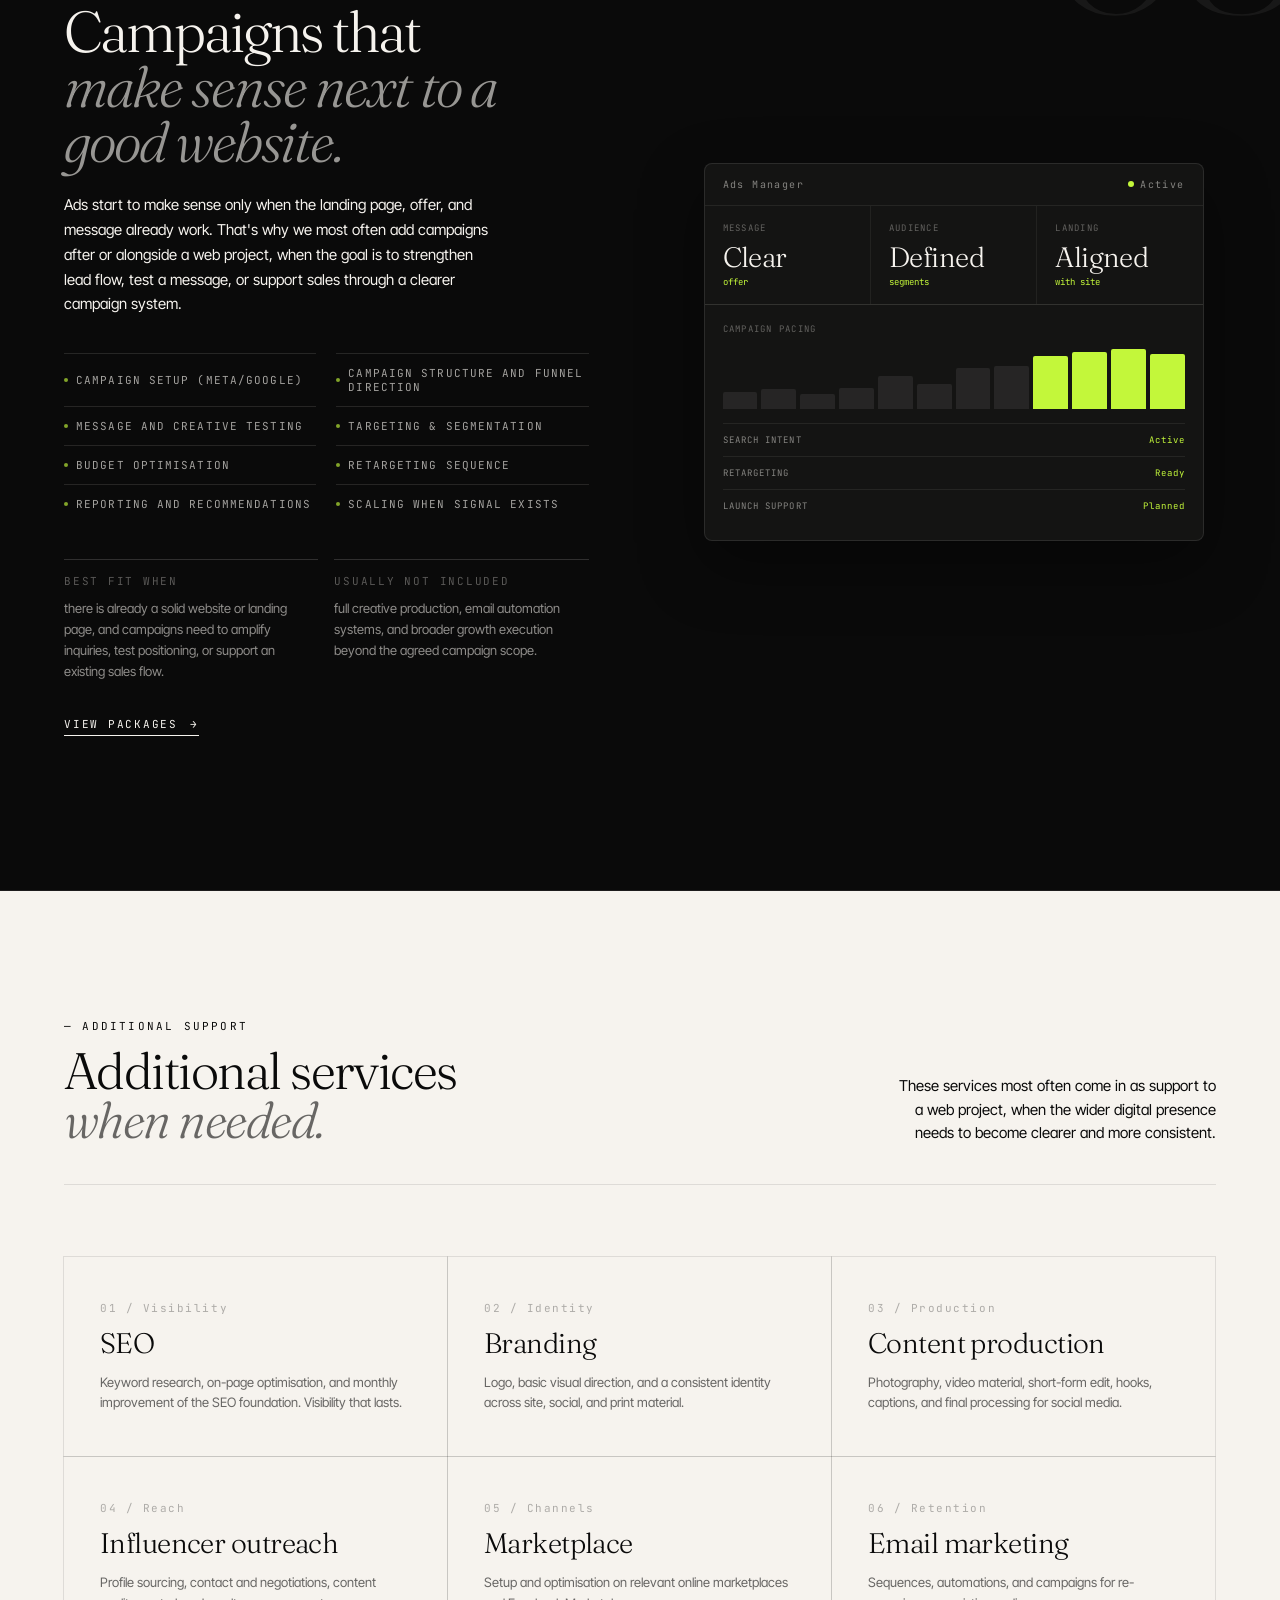
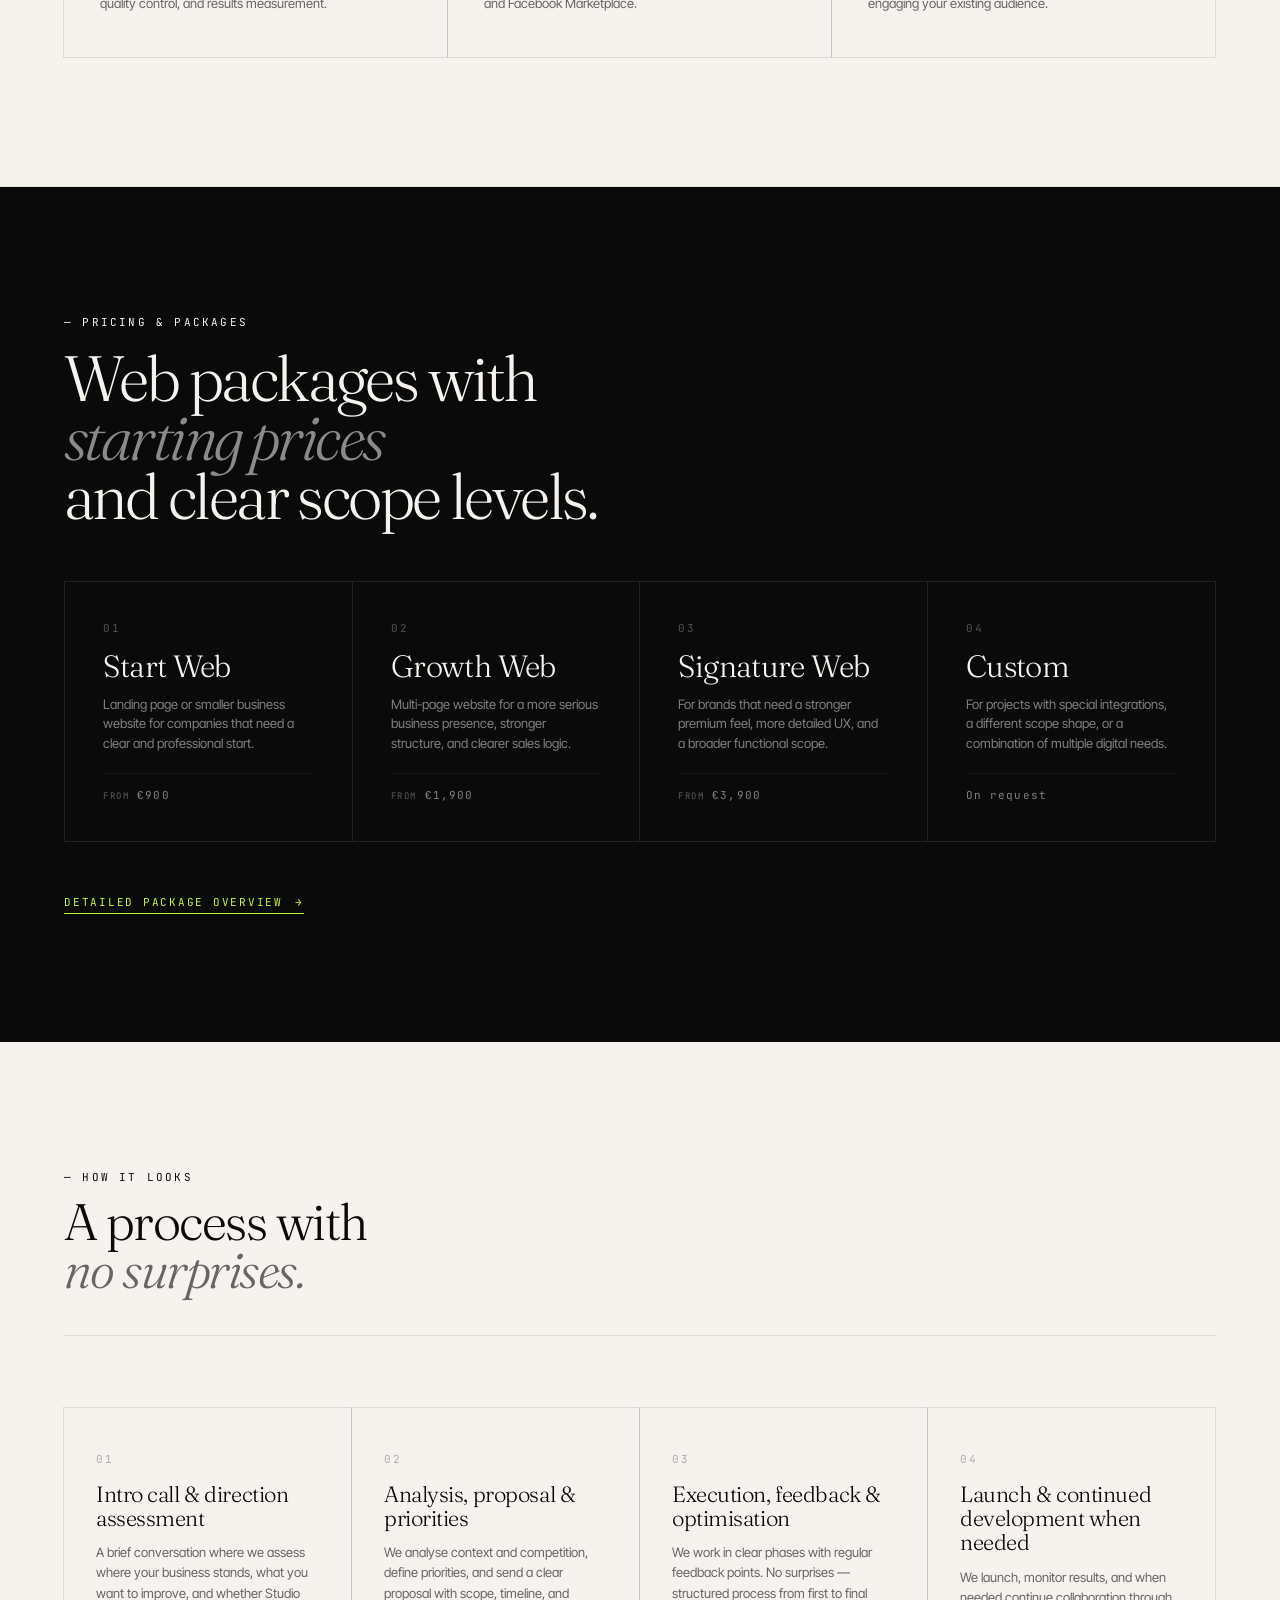
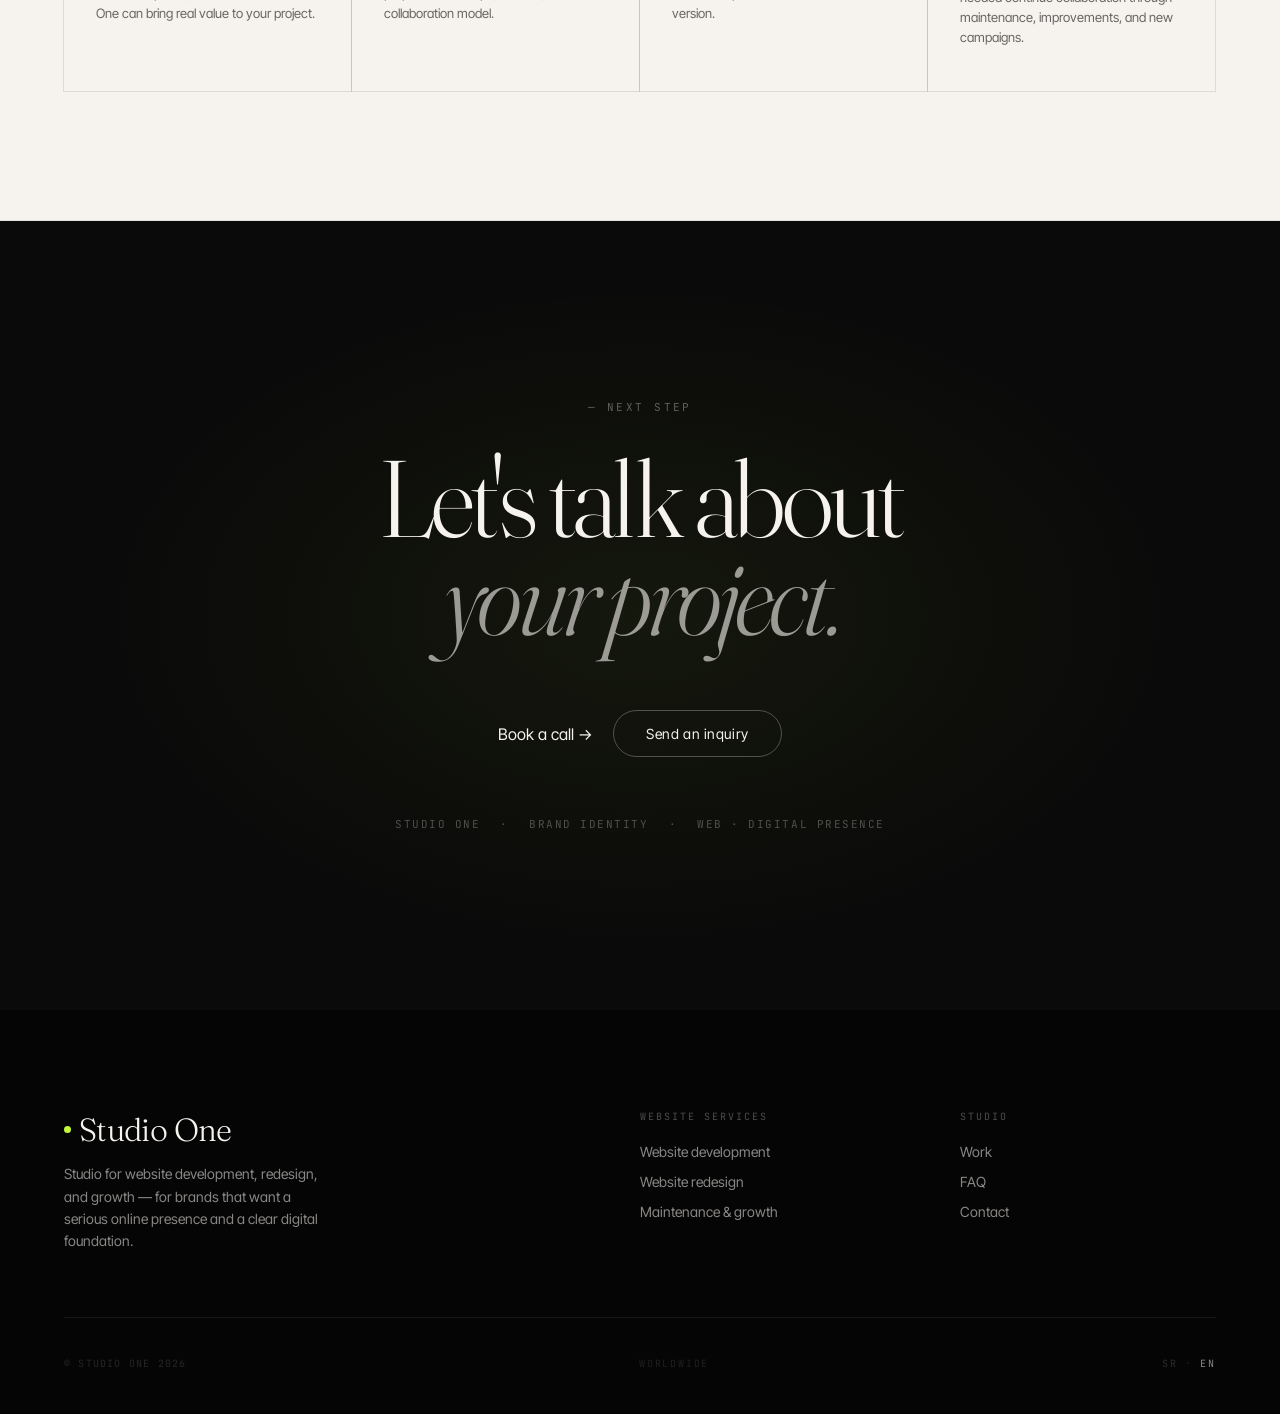
<file: en/pages/services.html>
<!doctype html>
<html lang="en">
<head>
  <meta charset="utf-8" />
  <meta name="viewport" content="width=device-width, initial-scale=1" />
  <title>Services — Studio One</title>
  <meta name="description" content="Website development, redesign, and ongoing growth for businesses that need a more serious digital impression. Studio One — premium web studio." />
  <link rel="canonical" href="https://studioone.rs/en/pages/services.html" />
  <link rel="alternate" hreflang="sr" href="https://studioone.rs/pages/usluge.html" />
  <link rel="alternate" hreflang="en" href="https://studioone.rs/en/pages/services.html" />
  <meta property="og:title" content="Services — Studio One" />
  <meta property="og:description" content="Website development, redesign, and ongoing growth for businesses that need a more serious digital impression. Studio One — premium web studio." />
  <meta property="og:url" content="https://studioone.rs/en/pages/services.html" />
  <meta property="og:type" content="website" />
  <meta name="twitter:card" content="summary" />
  <meta name="twitter:title" content="Services — Studio One" />
  <meta name="twitter:description" content="Website development, redesign, and ongoing growth for businesses that need a more serious digital impression. Studio One — premium web studio." />

  <link rel="preconnect" href="https://fonts.googleapis.com">
  <link rel="preconnect" href="https://fonts.gstatic.com" crossorigin>
  <link href="https://fonts.googleapis.com/css2?family=Fraunces:opsz,ital,wght@9..144,0,300;9..144,0,400;9..144,1,300;9..144,1,400&family=Inter+Tight:wght@300;400;500&family=JetBrains+Mono:wght@400;500&display=swap" rel="stylesheet">
  <link rel="icon" href="../../favicon.svg" type="image/svg+xml">

  <link rel="stylesheet" href="../../css/tokens.css">
  <link rel="stylesheet" href="../../css/base.css">
  <link rel="stylesheet" href="../../css/animations.css">
  <link rel="stylesheet" href="../../css/nav.css">
  <link rel="stylesheet" href="../../css/misc.css">
  <link rel="stylesheet" href="../../css/usluge.css">
  <link rel="stylesheet" href="../../css/responsive.css">
</head>
<body class="page-usluge lang-en">

  <!-- ── CURSOR ─────────────────────────────── -->
  <div class="c-ring" id="cRing"></div>
  <div class="c-dot"  id="cDot"></div>

  <!-- ── NAVIGATION ────────────────────────── -->
  <nav class="nav" id="nav" aria-label="Main navigation">
    <a href="../index.html" class="nav__logo" aria-label="Studio One — home">
      <span class="nav__logo-dot" aria-hidden="true"></span>Studio One
    </a>

    <div class="nav__links">
      <a href="services.html" class="nav__link--active">Services</a>
      <a href="work.html">Work</a>
      <a href="faq.html">FAQ</a>
      <a href="contact.html">Contact</a>
    </div>

    <div class="nav__lang" aria-label="Language">
      <a href="../../pages/usluge.html" class="nav__lang-item" hreflang="sr">SR</a>
      <span class="nav__lang-sep" aria-hidden="true">·</span>
      <span class="nav__lang-item is-active" aria-current="true">EN</span>
    </div>

    <a href="contact.html" class="nav__cta" data-cursor="book">Book a call</a>

    <button
      class="nav__burger"
      id="navBurger"
      type="button"
      aria-label="Open menu"
      aria-expanded="false"
      aria-controls="navMobile">
      <span aria-hidden="true"></span>
      <span aria-hidden="true"></span>
      <span aria-hidden="true"></span>
    </button>
  </nav>

  <nav class="nav__mobile" id="navMobile" aria-label="Mobile menu" aria-hidden="true">
    <a href="services.html">Services</a>
    <a href="work.html">Work</a>
    <a href="faq.html">FAQ</a>
    <a href="contact.html">Contact</a>

    <div class="nav__mobile-lang" aria-label="Language">
      <a href="../../pages/usluge.html" class="nav__lang-item" hreflang="sr">SR</a>
      <span class="nav__lang-sep" aria-hidden="true">·</span>
      <span class="nav__lang-item is-active" aria-current="true">EN</span>
    </div>

    <a href="contact.html" class="nav__mobile-cta">Book a call →</a>
  </nav>

  <!-- ── PAGE HERO ─────────────────────────── -->
  <div class="usluge-hero">
    <p class="usluge-hero__label reveal">— What we offer</p>
    <h1 class="usluge-hero__title reveal reveal-d1">Website<br><em>development,</em><br>redesign, and growth.</h1>
    <p class="usluge-hero__sub reveal reveal-d2">Studio One is primarily a web studio. We build premium websites for businesses that need a more serious digital presence, and we add supporting services only when they directly strengthen that goal.</p>
  </div>

  <!-- ── STICKY SERVICE NAV ─────────────────── -->
  <div class="svc-nav" id="svcNav">
    <div class="svc-nav__inner">
      <a href="#web" class="svc-nav__item is-active" data-target="web">
        <span>01</span> Web design
      </a>
      <a href="#social" class="svc-nav__item" data-target="social">
        <span>02</span> Social media
      </a>
      <a href="#ads" class="svc-nav__item" data-target="ads">
        <span>03</span> Campaigns &amp; ads
      </a>
    </div>
  </div>

  <!-- ══════════════════════════════════════════
       SERVICE 01 — WEB DESIGN
  ══════════════════════════════════════════════ -->
  <section class="svc-section svc-section--light svc-section--primary" id="web">
    <span class="svc-section__bg-n" aria-hidden="true">01</span>
    <div class="svc-section__inner">

      <div class="svc-text">
        <div class="svc-text__tag reveal">
          <span class="svc-text__tag-line"></span>
          <span>01 / Web · <em class="svc-primary-badge">Core service</em></span>
        </div>
        <h2 class="svc-text__title reveal reveal-d1">
          Websites that<br><em>set a serious tone immediately.</em>
        </h2>
        <p class="svc-text__body reveal reveal-d2">
          We build websites and redesigns for businesses that need to explain what they do
          clearly, create trust, and guide a visitor toward the next step. A web engagement
          with us includes structure, copy direction, design, development, and the technical
          foundation needed for launch.
        </p>
        <ul class="svc-includes reveal reveal-d3">
          <li class="svc-includes__item">Structure and wireframe direction</li>
          <li class="svc-includes__item">Design system &amp; prototype</li>
          <li class="svc-includes__item">Frontend build and integrations</li>
          <li class="svc-includes__item">CMS integration (when needed)</li>
          <li class="svc-includes__item">Mobile-first responsive</li>
          <li class="svc-includes__item">Copy guidance and CTA logic</li>
          <li class="svc-includes__item">Basic SEO optimisation</li>
          <li class="svc-includes__item">Contact form &amp; CTA sections</li>
          <li class="svc-includes__item">Speed and technical foundation</li>
        </ul>
        <div class="svc-meta reveal reveal-d4">
          <div class="svc-meta__item">
            <div class="svc-meta__label">Best fit when</div>
            <p class="svc-meta__text">the current site feels generic, the business offers a serious service or product, or a redesign is needed to better support inquiry or sales.</p>
          </div>
          <div class="svc-meta__item">
            <div class="svc-meta__label">Usually not included</div>
            <p class="svc-meta__text">large-scale photo or video production, ongoing SEO retainers, and complex custom integrations outside the agreed project scope.</p>
          </div>
        </div>
        <a href="../index.html#offers" class="svc-text__cta reveal reveal-d4">
          View packages <span>→</span>
        </a>
      </div>

      <div class="svc-visual reveal reveal-d2">
        <div class="sv-web">
          <div class="sv-web__bar">
            <div class="sv-web__dots">
              <div class="sv-web__dot"></div>
              <div class="sv-web__dot"></div>
              <div class="sv-web__dot"></div>
            </div>
            <div class="sv-web__url">studioone.rs</div>
          </div>
          <div class="sv-web__body">
            <div class="sv-web__nav">
              <span>Studio One</span>
              <div class="sv-web__nav-links">
                <span>Services</span>
                <span>Work</span>
                <span>Contact</span>
              </div>
            </div>
            <div class="sv-web__hero">
              We build<br>web presence<br><em>that signals trust.</em>
            </div>
            <p class="sv-web__sub">Premium websites for businesses that need a stronger first impression and a clearer digital foundation.</p>
            <div class="sv-web__btn">Book a call →</div>
            <div class="sv-web__blocks">
              <div class="sv-web__block"></div>
              <div class="sv-web__block"></div>
              <div class="sv-web__block"></div>
            </div>
          </div>
        </div>
      </div>

    </div>
  </section>

  <!-- ══════════════════════════════════════════
       SERVICE 02 — SOCIAL MEDIA
  ══════════════════════════════════════════════ -->
  <section class="svc-section svc-section--mid svc-section--rev" id="social">
    <span class="svc-section__bg-n" aria-hidden="true">02</span>
    <div class="svc-section__inner">

      <div class="svc-text">
        <div class="svc-text__tag reveal">
          <span class="svc-text__tag-line"></span>
          <span>02 / Social · <em class="svc-support-badge">Extended collaboration</em></span>
        </div>
        <h2 class="svc-text__title svc-text__title--secondary reveal reveal-d1">
          Social media as<br><em>support for the web presence.</em>
        </h2>
        <p class="svc-text__body reveal reveal-d2">
          When a client wants the website, social presence, and overall tone of the brand to
          feel aligned, we take on this layer too. Social media with us is usually not the
          starting point on its own, but an extension of a web engagement for businesses that
          want a cleaner and more serious digital presence.
        </p>
        <ul class="svc-includes reveal reveal-d3">
          <li class="svc-includes__item">Content strategy</li>
          <li class="svc-includes__item">Visual creation</li>
          <li class="svc-includes__item">Copywriting &amp; captions</li>
          <li class="svc-includes__item">Posting rhythm and story plan</li>
          <li class="svc-includes__item">Story content</li>
          <li class="svc-includes__item">Basic profile optimisation</li>
          <li class="svc-includes__item">Coordination with campaigns</li>
          <li class="svc-includes__item">Monthly report</li>
        </ul>
        <div class="svc-meta reveal reveal-d4">
          <div class="svc-meta__item">
            <div class="svc-meta__label">Best fit when</div>
            <p class="svc-meta__text">there is already a website or a new one is being built, and the profile needs to match the same tone, discipline, and visual quality.</p>
          </div>
          <div class="svc-meta__item">
            <div class="svc-meta__label">Usually not included</div>
            <p class="svc-meta__text">daily community management, on-location production, and performance advertising that needs a dedicated ads scope.</p>
          </div>
        </div>
        <a href="../index.html#offers" class="svc-text__cta reveal reveal-d4">
          View packages <span>→</span>
        </a>
      </div>

      <div class="svc-visual reveal reveal-d2">
        <div class="sv-social">
          <div class="sv-social__status">
            <span>9:41</span>
            <span>●●●</span>
          </div>
          <div class="sv-social__topbar">
            <span class="sv-social__brand">Instagram</span>
            <div class="sv-social__icons">♡ ✈</div>
          </div>
          <div class="sv-social__profile">
            <div class="sv-social__avatar-row">
              <div class="sv-social__avatar"></div>
              <div class="sv-social__stats">
                <div class="sv-social__stat">
                  <strong>Feed</strong>
                  <span>rhythm</span>
                </div>
                <div class="sv-social__stat">
                  <strong>Story</strong>
                  <span>continuity</span>
                </div>
                <div class="sv-social__stat">
                  <strong>DM</strong>
                  <span>response</span>
                </div>
              </div>
            </div>
            <p class="sv-social__bio">Consistent tone, clear aesthetic,<br>and content that matches the website.</p>
            <div class="sv-social__follow">Contact</div>
          </div>
          <div class="sv-social__grid">
            <div class="sv-social__post"></div>
            <div class="sv-social__post"></div>
            <div class="sv-social__post"></div>
            <div class="sv-social__post"></div>
            <div class="sv-social__post"></div>
            <div class="sv-social__post"></div>
          </div>
        </div>
      </div>

    </div>
  </section>

  <!-- ══════════════════════════════════════════
       SERVICE 03 — CAMPAIGNS & ADS
  ══════════════════════════════════════════════ -->
  <section class="svc-section svc-section--dark" id="ads">
    <span class="svc-section__bg-n" aria-hidden="true">03</span>
    <div class="svc-section__inner">

      <div class="svc-text">
        <div class="svc-text__tag reveal">
          <span class="svc-text__tag-line"></span>
          <span>03 / Ads · <em class="svc-support-badge svc-support-badge--light">Extended collaboration</em></span>
        </div>
        <h2 class="svc-text__title svc-text__title--secondary reveal reveal-d1">
          Campaigns that<br><em>make sense next to a good website.</em>
        </h2>
        <p class="svc-text__body reveal reveal-d2">
          Ads start to make sense only when the landing page, offer, and message already work.
          That's why we most often add campaigns after or alongside a web project, when the goal
          is to strengthen lead flow, test a message, or support sales through a clearer campaign system.
        </p>
        <ul class="svc-includes reveal reveal-d3">
          <li class="svc-includes__item">Campaign setup (Meta/Google)</li>
          <li class="svc-includes__item">Campaign structure and funnel direction</li>
          <li class="svc-includes__item">Message and creative testing</li>
          <li class="svc-includes__item">Targeting &amp; segmentation</li>
          <li class="svc-includes__item">Budget optimisation</li>
          <li class="svc-includes__item">Retargeting sequence</li>
          <li class="svc-includes__item">Reporting and recommendations</li>
          <li class="svc-includes__item">Scaling when signal exists</li>
        </ul>
        <div class="svc-meta svc-meta--light reveal reveal-d4">
          <div class="svc-meta__item">
            <div class="svc-meta__label">Best fit when</div>
            <p class="svc-meta__text">there is already a solid website or landing page, and campaigns need to amplify inquiries, test positioning, or support an existing sales flow.</p>
          </div>
          <div class="svc-meta__item">
            <div class="svc-meta__label">Usually not included</div>
            <p class="svc-meta__text">full creative production, email automation systems, and broader growth execution beyond the agreed campaign scope.</p>
          </div>
        </div>
        <a href="../index.html#offers" class="svc-text__cta reveal reveal-d4">
          View packages <span>→</span>
        </a>
      </div>

      <div class="svc-visual reveal reveal-d2">
        <div class="sv-ads">
          <div class="sv-ads__topbar">
            <span>Ads Manager</span>
            <div class="sv-ads__status">
              <div class="sv-ads__status-dot"></div>
              <span>Active</span>
            </div>
          </div>
          <div class="sv-ads__metrics">
            <div class="sv-ads__metric">
              <div class="sv-ads__metric-label">Message</div>
              <div class="sv-ads__metric-val">Clear</div>
              <div class="sv-ads__metric-delta">offer</div>
            </div>
            <div class="sv-ads__metric">
              <div class="sv-ads__metric-label">Audience</div>
              <div class="sv-ads__metric-val">Defined</div>
              <div class="sv-ads__metric-delta">segments</div>
            </div>
            <div class="sv-ads__metric">
              <div class="sv-ads__metric-label">Landing</div>
              <div class="sv-ads__metric-val">Aligned</div>
              <div class="sv-ads__metric-delta">with site</div>
            </div>
          </div>
          <div class="sv-ads__chart">
            <div class="sv-ads__chart-title">Campaign pacing</div>
            <div class="sv-ads__bars">
              <div class="sv-ads__bar" style="height:28%"></div>
              <div class="sv-ads__bar" style="height:33%"></div>
              <div class="sv-ads__bar" style="height:25%"></div>
              <div class="sv-ads__bar" style="height:35%"></div>
              <div class="sv-ads__bar" style="height:55%"></div>
              <div class="sv-ads__bar" style="height:42%"></div>
              <div class="sv-ads__bar" style="height:68%"></div>
              <div class="sv-ads__bar" style="height:72%"></div>
              <div class="sv-ads__bar is-hi" style="height:88%"></div>
              <div class="sv-ads__bar is-hi" style="height:95%"></div>
              <div class="sv-ads__bar is-hi" style="height:100%"></div>
              <div class="sv-ads__bar is-hi" style="height:92%"></div>
            </div>
          </div>
          <div class="sv-ads__campaigns">
            <div class="sv-ads__camp-row">
              <span class="sv-ads__camp-name">Search intent</span>
              <span class="sv-ads__camp-roas">Active</span>
            </div>
            <div class="sv-ads__camp-row">
              <span class="sv-ads__camp-name">Retargeting</span>
              <span class="sv-ads__camp-roas">Ready</span>
            </div>
            <div class="sv-ads__camp-row">
              <span class="sv-ads__camp-name">Launch support</span>
              <span class="sv-ads__camp-roas">Planned</span>
            </div>
          </div>
        </div>
      </div>

    </div>
  </section>

  <!-- ══════════════════════════════════════════
       ADDITIONAL SERVICES
  ══════════════════════════════════════════════ -->
  <section class="addl-svc">
    <div class="addl-svc__head">
      <div>
        <p class="addl-svc__label reveal">— Additional support</p>
        <h2 class="addl-svc__title reveal reveal-d1">Additional services<br><em>when needed.</em></h2>
      </div>
      <p class="addl-svc__sub reveal reveal-d2">These services most often come in as support to a web project, when the wider digital presence needs to become clearer and more consistent.</p>
    </div>
    <div class="addl-svc__grid">
      <div class="addl-svc__card reveal">
        <div class="addl-svc__card-n">01 / Visibility</div>
        <h3 class="addl-svc__card-name">SEO</h3>
        <p class="addl-svc__card-body">Keyword research, on-page optimisation, and monthly improvement of the SEO foundation. Visibility that lasts.</p>
      </div>
      <div class="addl-svc__card reveal reveal-d1">
        <div class="addl-svc__card-n">02 / Identity</div>
        <h3 class="addl-svc__card-name">Branding</h3>
        <p class="addl-svc__card-body">Logo, basic visual direction, and a consistent identity across site, social, and print material.</p>
      </div>
      <div class="addl-svc__card reveal reveal-d2">
        <div class="addl-svc__card-n">03 / Production</div>
        <h3 class="addl-svc__card-name">Content production</h3>
        <p class="addl-svc__card-body">Photography, video material, short-form edit, hooks, captions, and final processing for social media.</p>
      </div>
      <div class="addl-svc__card reveal reveal-d3">
        <div class="addl-svc__card-n">04 / Reach</div>
        <h3 class="addl-svc__card-name">Influencer outreach</h3>
        <p class="addl-svc__card-body">Profile sourcing, contact and negotiations, content quality control, and results measurement.</p>
      </div>
      <div class="addl-svc__card reveal reveal-d4">
        <div class="addl-svc__card-n">05 / Channels</div>
        <h3 class="addl-svc__card-name">Marketplace</h3>
        <p class="addl-svc__card-body">Setup and optimisation on relevant online marketplaces and Facebook Marketplace.</p>
      </div>
      <div class="addl-svc__card reveal reveal-d5">
        <div class="addl-svc__card-n">06 / Retention</div>
        <h3 class="addl-svc__card-name">Email marketing</h3>
        <p class="addl-svc__card-body">Sequences, automations, and campaigns for re-engaging your existing audience.</p>
      </div>
    </div>
  </section>

  <!-- ══════════════════════════════════════════
       PACKAGES TEASER
  ══════════════════════════════════════════════ -->
  <section class="pkg-teaser">
    <div class="pkg-teaser__inner">
      <p class="pkg-teaser__label reveal">— Pricing &amp; packages</p>
      <h2 class="pkg-teaser__title reveal reveal-d1">
        Web packages with<br><em>starting prices</em><br>and clear scope levels.
      </h2>
      <div class="pkg-teaser__grid">
        <div class="pkg-teaser__item reveal">
          <div class="pkg-teaser__item-n">01</div>
          <div class="pkg-teaser__item-name">Start Web</div>
          <p class="pkg-teaser__item-desc">Landing page or smaller business website for companies that need a clear and professional start.</p>
          <div class="pkg-teaser__item-price"><span class="pkg-teaser__item-price-prefix">from</span> €900</div>
        </div>
        <div class="pkg-teaser__item reveal reveal-d1">
          <div class="pkg-teaser__item-n">02</div>
          <div class="pkg-teaser__item-name">Growth Web</div>
          <p class="pkg-teaser__item-desc">Multi-page website for a more serious business presence, stronger structure, and clearer sales logic.</p>
          <div class="pkg-teaser__item-price"><span class="pkg-teaser__item-price-prefix">from</span> €1,900</div>
        </div>
        <div class="pkg-teaser__item reveal reveal-d2">
          <div class="pkg-teaser__item-n">03</div>
          <div class="pkg-teaser__item-name">Signature Web</div>
          <p class="pkg-teaser__item-desc">For brands that need a stronger premium feel, more detailed UX, and a broader functional scope.</p>
          <div class="pkg-teaser__item-price"><span class="pkg-teaser__item-price-prefix">from</span> €3,900</div>
        </div>
        <div class="pkg-teaser__item reveal reveal-d3">
          <div class="pkg-teaser__item-n">04</div>
          <div class="pkg-teaser__item-name">Custom</div>
          <p class="pkg-teaser__item-desc">For projects with special integrations, a different scope shape, or a combination of multiple digital needs.</p>
          <div class="pkg-teaser__item-price">On request</div>
        </div>
      </div>
      <a href="../index.html#offers" class="pkg-teaser__cta reveal">
        Detailed package overview <span>→</span>
      </a>
    </div>
  </section>

  <!-- ══════════════════════════════════════════
       PROCESS
  ══════════════════════════════════════════════ -->
  <section class="usluge-process">
    <div class="usluge-process__head">
      <p class="usluge-process__label reveal">— How it looks</p>
      <h2 class="usluge-process__title reveal reveal-d1">
        A process with<br><em>no surprises.</em>
      </h2>
    </div>
    <div class="usluge-process__grid">
      <div class="usluge-process__step reveal">
        <div class="usluge-process__n">01</div>
        <h3 class="usluge-process__step-title">Intro call &amp; direction assessment</h3>
        <p class="usluge-process__step-body">A brief conversation where we assess where your business stands, what you want to improve, and whether Studio One can bring real value to your project.</p>
      </div>
      <div class="usluge-process__step reveal reveal-d1">
        <div class="usluge-process__n">02</div>
        <h3 class="usluge-process__step-title">Analysis, proposal &amp; priorities</h3>
        <p class="usluge-process__step-body">We analyse context and competition, define priorities, and send a clear proposal with scope, timeline, and collaboration model.</p>
      </div>
      <div class="usluge-process__step reveal reveal-d2">
        <div class="usluge-process__n">03</div>
        <h3 class="usluge-process__step-title">Execution, feedback &amp; optimisation</h3>
        <p class="usluge-process__step-body">We work in clear phases with regular feedback points. No surprises — structured process from first to final version.</p>
      </div>
      <div class="usluge-process__step reveal reveal-d3">
        <div class="usluge-process__n">04</div>
        <h3 class="usluge-process__step-title">Launch &amp; continued development when needed</h3>
        <p class="usluge-process__step-body">We launch, monitor results, and when needed continue collaboration through maintenance, improvements, and new campaigns.</p>
      </div>
    </div>
  </section>

  <!-- ── CTA BAND ──────────────────────────── -->
  <section class="section cta-band">
    <div class="cta-band__inner">
      <p class="cta-band__label">— Next step</p>
      <h2 class="cta-band__title">Let's talk about<br><em>your project.</em></h2>
      <div class="cta-band__actions">
        <a href="contact.html" class="btn-primary-light" data-cursor="book">Book a call <span class="btn-arrow">→</span></a>
        <a href="contact.html" class="btn-outline-light" data-cursor="send">Send an inquiry</a>
      </div>
      <div class="cta-band__meta">
        <span>Studio One</span><span>·</span>
        <span>Brand identity</span><span>·</span>
        <span>Web · Digital presence</span>
      </div>
    </div>
  </section>

  <!-- ── FOOTER ────────────────────────────── -->
  <footer class="footer">
    <div class="footer__inner">
      <div class="footer__top">
        <div class="footer__brand">
          <div class="footer__brand-name"><span class="footer__brand-dot"></span>Studio One</div>
          <p class="footer__brand-desc">
            Studio for website development, redesign, and growth — for brands that want a serious online presence and a clear digital foundation.
          </p>
        </div>
        <div>
          <div class="footer__col-title">Website services</div>
          <ul class="footer__links">
            <li><a href="services.html#web">Website development</a></li>
            <li><a href="services.html#web">Website redesign</a></li>
            <li><a href="services.html#web">Maintenance &amp; growth</a></li>
          </ul>
        </div>
        <div>
          <div class="footer__col-title">Studio</div>
          <ul class="footer__links">
            <li><a href="work.html">Work</a></li>
            <li><a href="faq.html">FAQ</a></li>
            <li><a href="contact.html">Contact</a></li>
          </ul>
        </div>
      </div>
      <div class="footer__bottom">
        <span class="footer__bottom-copy">© Studio One 2026</span>
        <span class="footer__bottom-center">Worldwide</span>
        <div class="footer__lang">
          <a href="../../pages/usluge.html" class="footer__lang-item">SR</a>
          <span class="footer__lang-sep">·</span>
          <span class="footer__lang-item is-active" aria-current="true">EN</span>
        </div>
      </div>
    </div>
  </footer>

  <!-- Scripts -->
  <script src="../../js/cursor.js" defer></script>
  <script src="../../js/nav.js"    defer></script>
  <script src="../../js/reveal.js" defer></script>
  <script src="../../js/main.js"   defer></script>
  <script>
    /* Sticky service nav scroll highlighting */
    (function(){
      var navEl = document.getElementById('svcNav');
      var items = Array.from(document.querySelectorAll('.svc-nav__item'));
      var sections = items.map(function(i){ return document.getElementById(i.dataset.target); });
      window.addEventListener('scroll', function(){
        var mid = window.scrollY + window.innerHeight * 0.45;
        var active = 0;
        sections.forEach(function(s, i){ if(s && s.offsetTop <= mid) active = i; });
        items.forEach(function(item, i){ item.classList.toggle('is-active', i === active); });
        if(navEl) navEl.classList.toggle('is-dark', document.getElementById('ads') && window.scrollY + 80 >= document.getElementById('ads').offsetTop);
      }, {passive:true});
    })();
  </script>

</body>
</html>
</file>
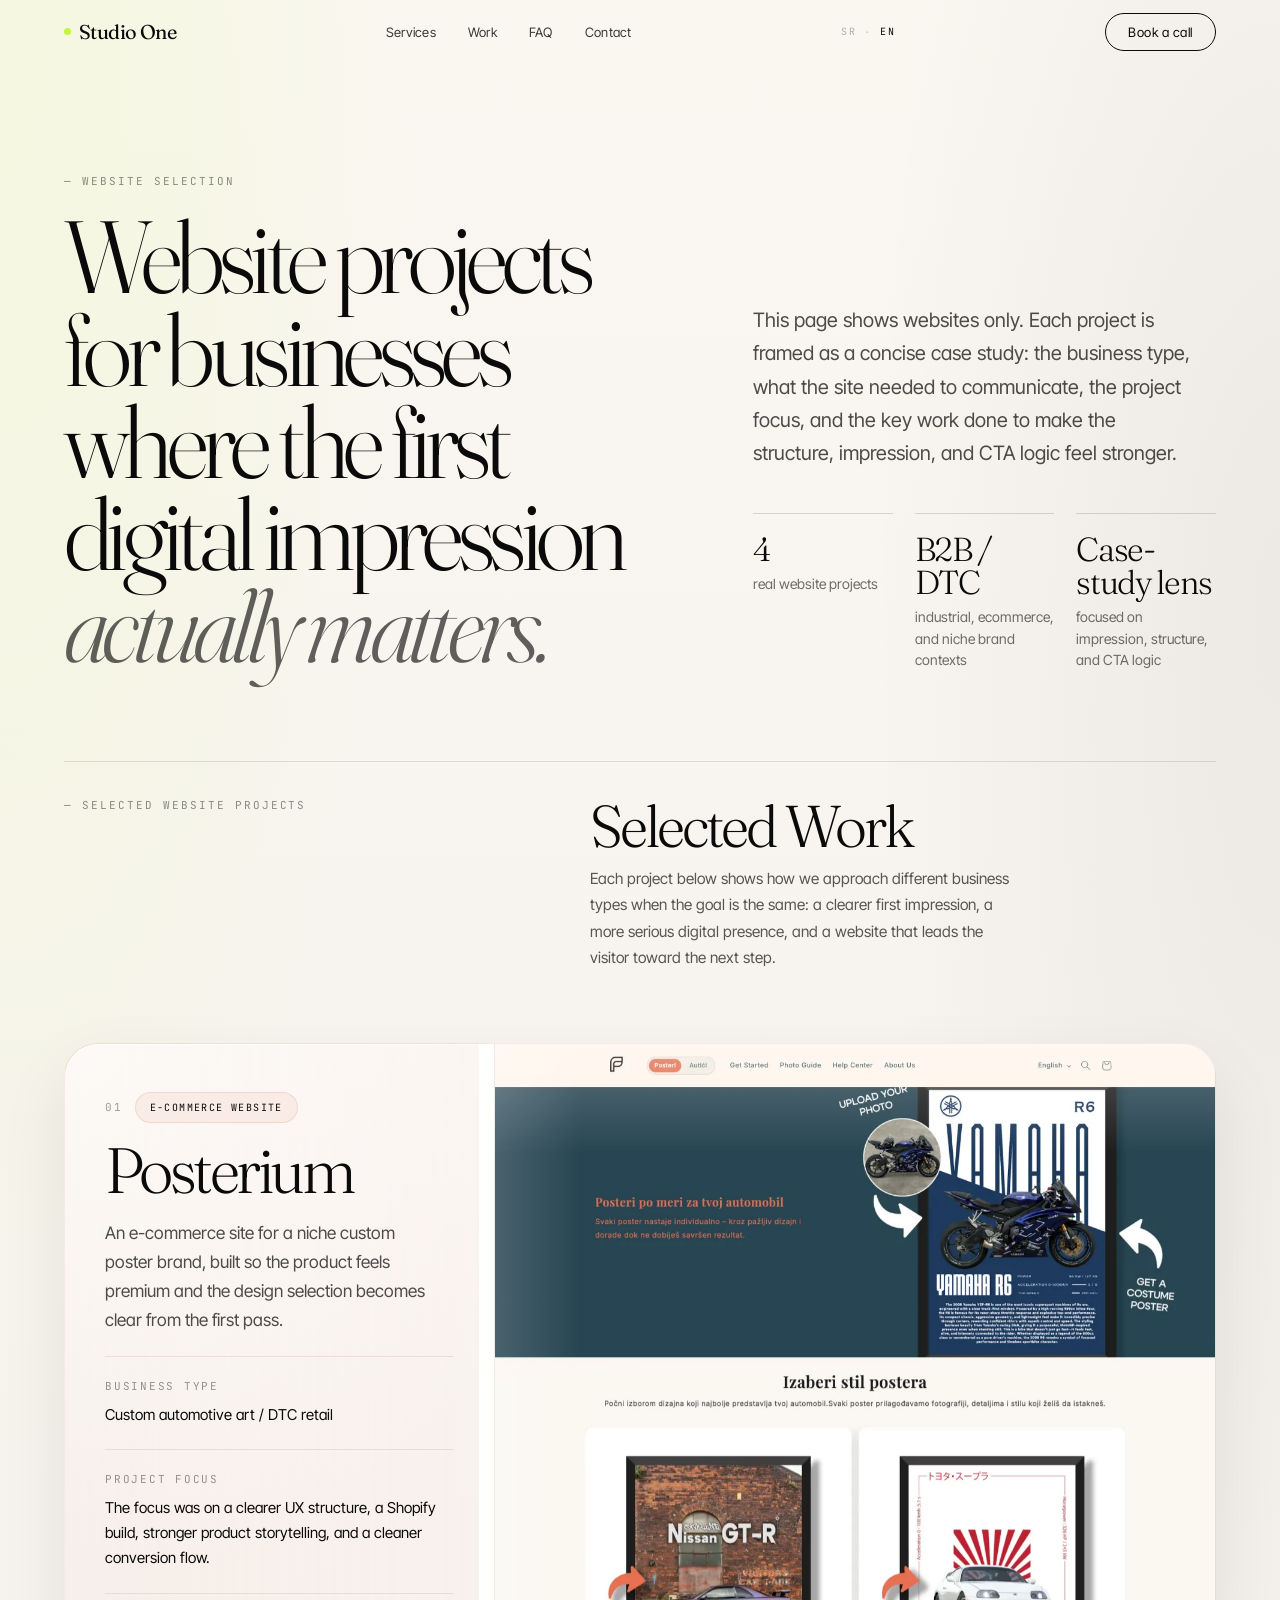
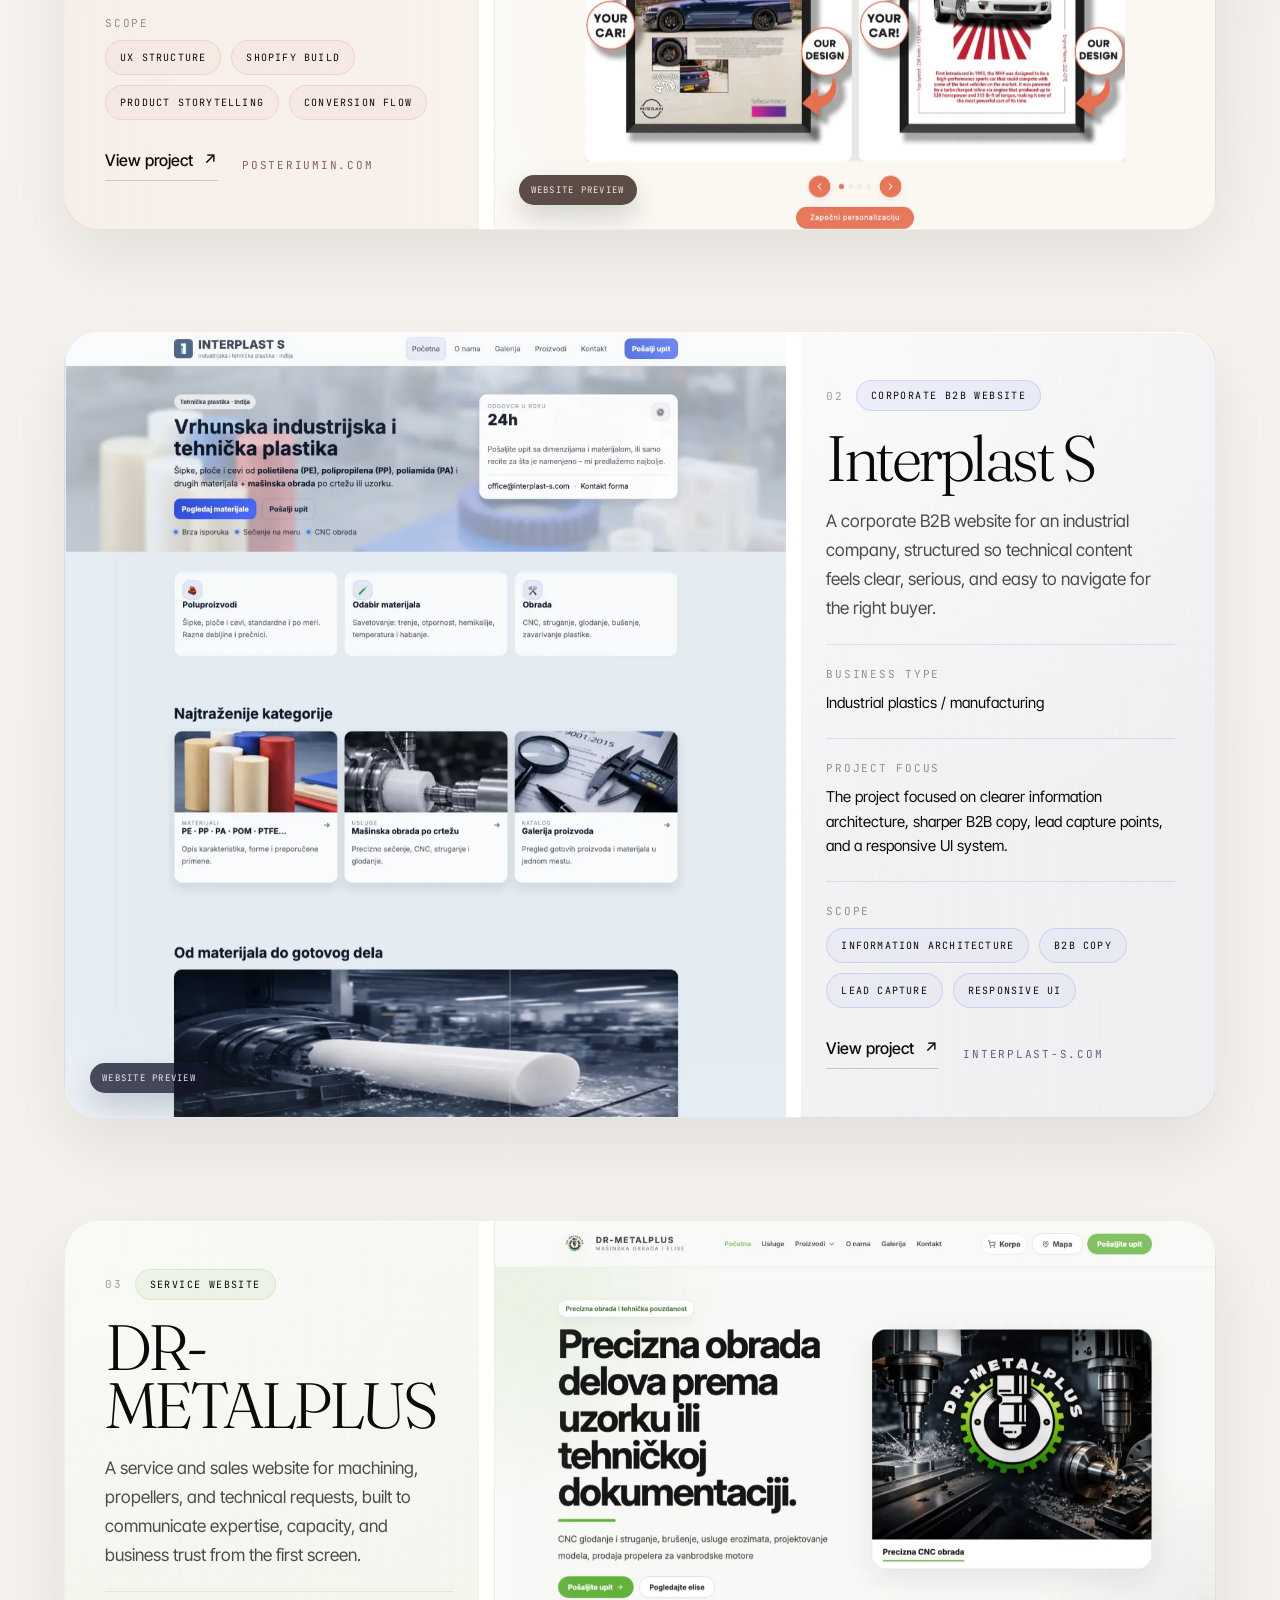
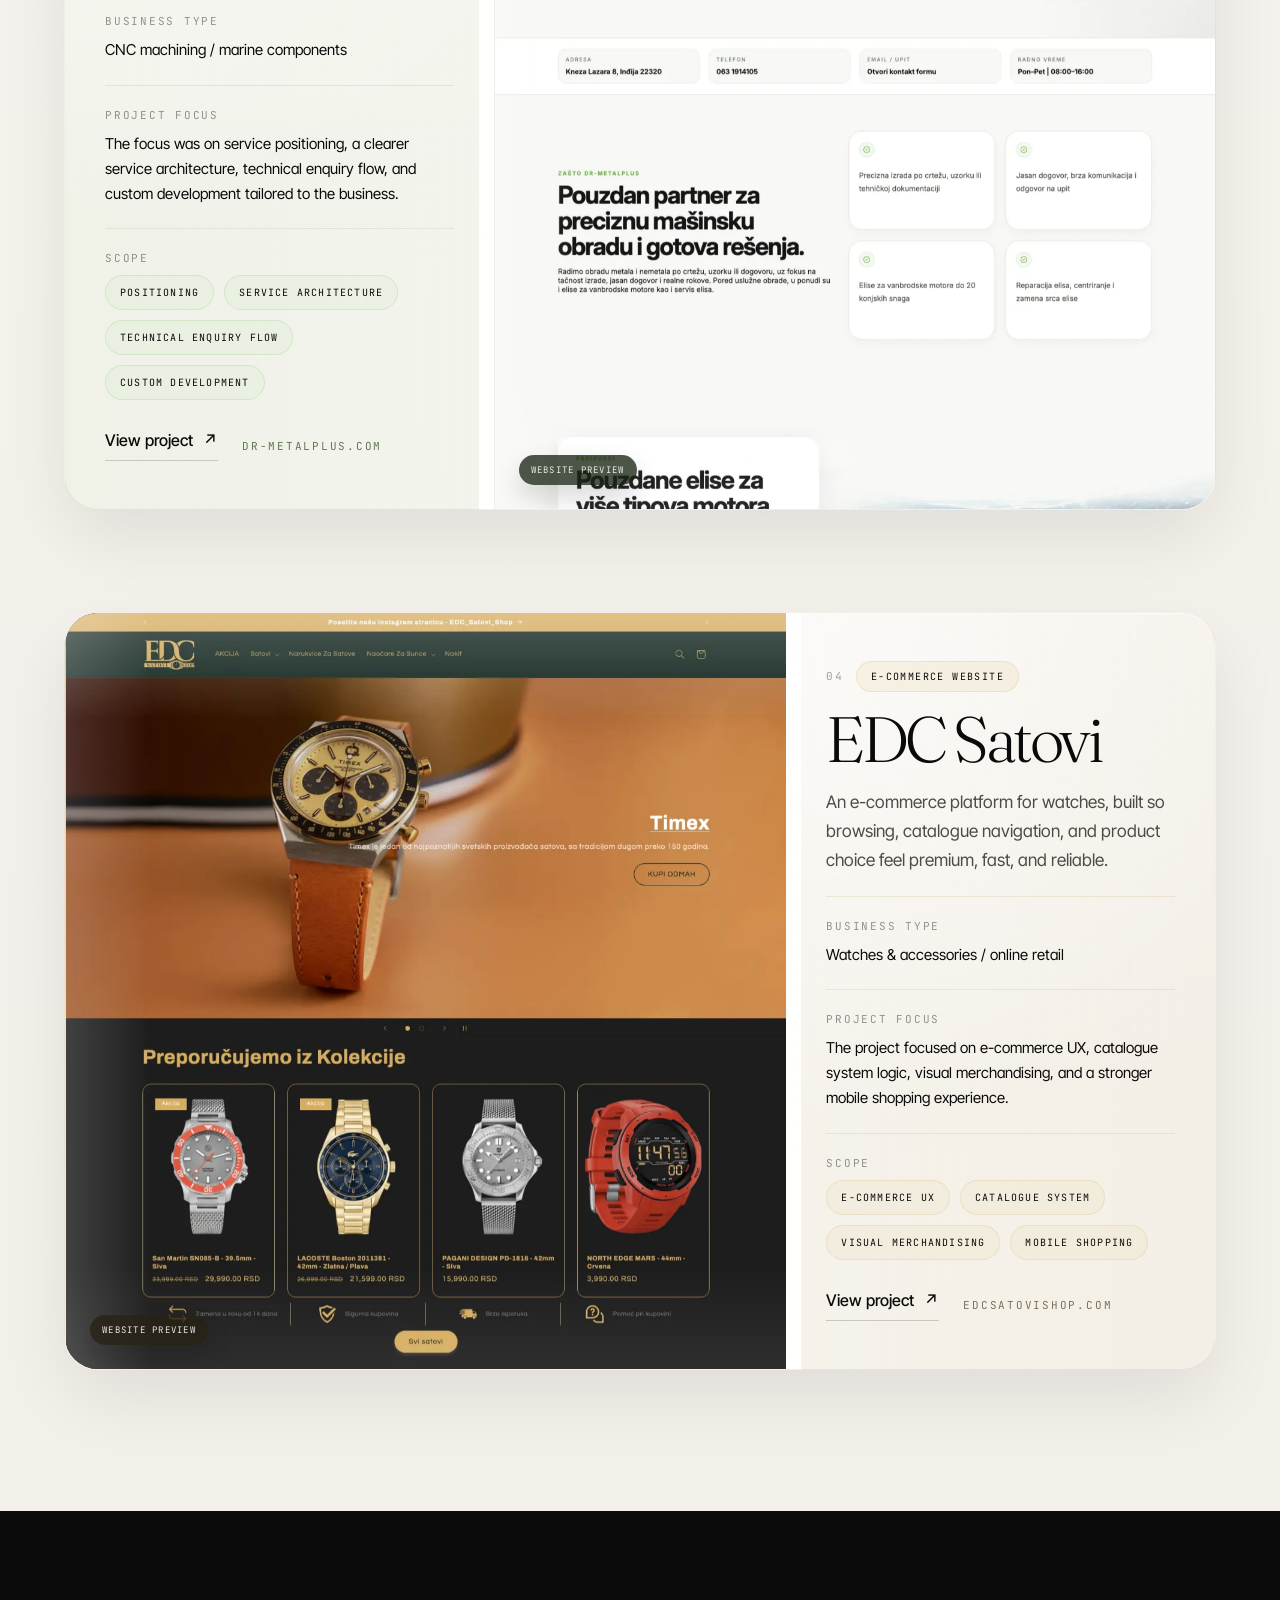
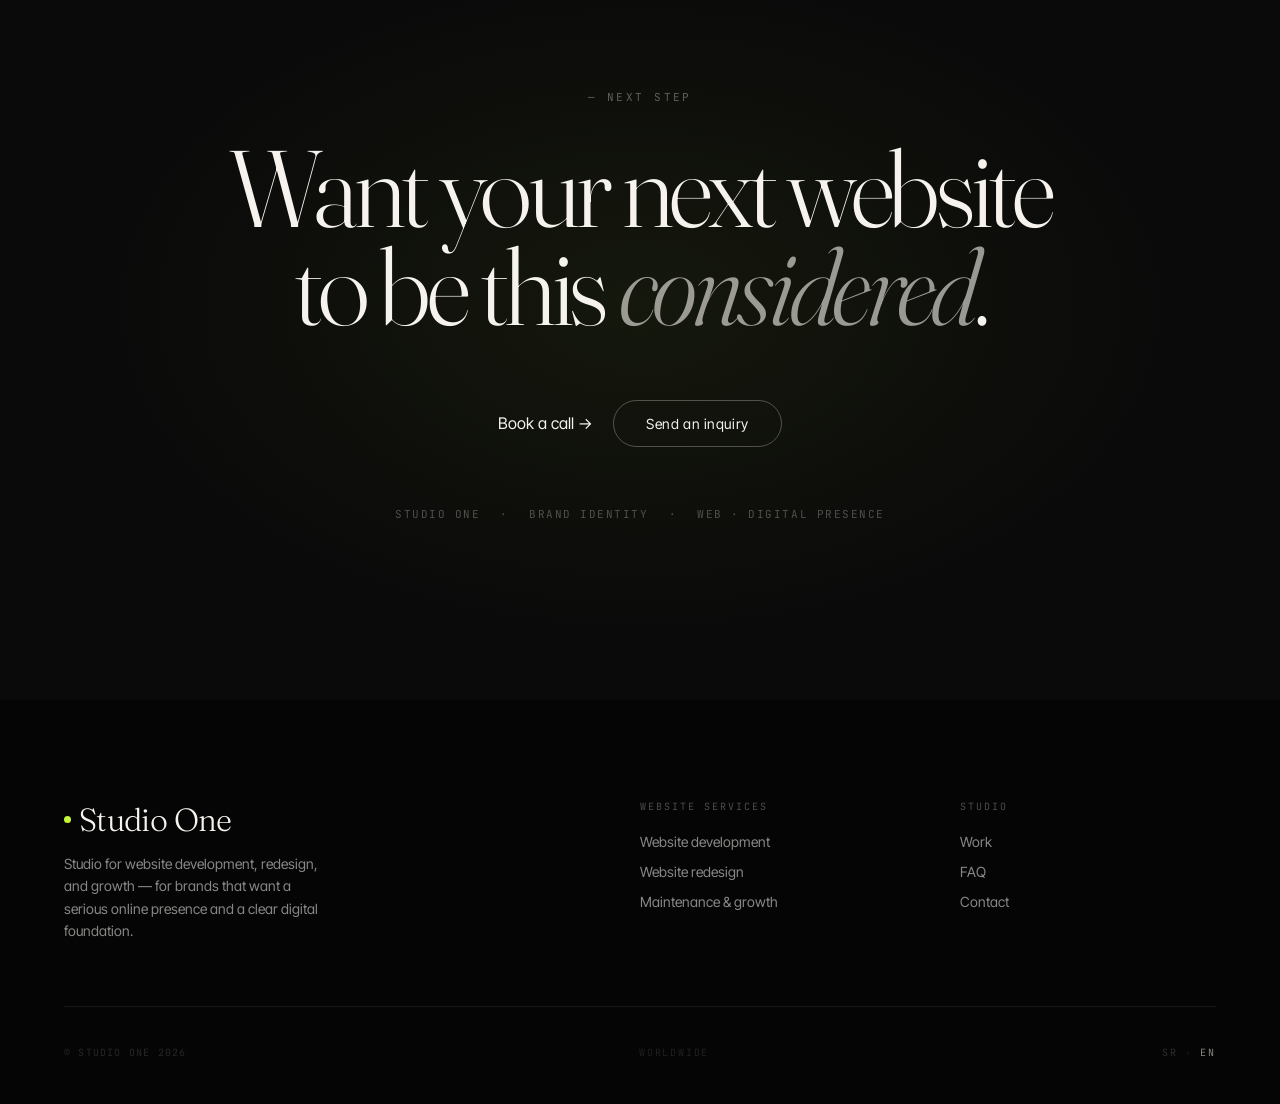
<file: en/pages/work.html>
<!doctype html>
<html lang="en">
<head>
  <meta charset="utf-8" />
  <meta name="viewport" content="width=device-width, initial-scale=1" />
  <title>Work — Studio One</title>
  <meta name="description" content="Selected website projects by Studio One — premium websites for brands that need a serious digital presence." />
  <link rel="canonical" href="https://studioone.rs/en/pages/work.html" />
  <link rel="alternate" hreflang="sr" href="https://studioone.rs/pages/radovi.html" />
  <link rel="alternate" hreflang="en" href="https://studioone.rs/en/pages/work.html" />
  <meta property="og:title" content="Work — Studio One" />
  <meta property="og:description" content="Selected website projects by Studio One — premium websites for brands that need a serious digital presence." />
  <meta property="og:url" content="https://studioone.rs/en/pages/work.html" />
  <meta property="og:type" content="website" />
  <meta name="twitter:card" content="summary" />
  <meta name="twitter:title" content="Work — Studio One" />
  <meta name="twitter:description" content="Selected website projects by Studio One — premium websites for brands that need a serious digital presence." />

  <link rel="preconnect" href="https://fonts.googleapis.com">
  <link rel="preconnect" href="https://fonts.gstatic.com" crossorigin>
  <link href="https://fonts.googleapis.com/css2?family=Fraunces:opsz,ital,wght@9..144,0,300;9..144,0,400;9..144,1,300;9..144,1,400&family=Inter+Tight:wght@300;400;500&family=JetBrains+Mono:wght@400;500&display=swap" rel="stylesheet">
  <link rel="icon" href="../../favicon.svg" type="image/svg+xml">

  <link rel="stylesheet" href="../../css/tokens.css">
  <link rel="stylesheet" href="../../css/base.css">
  <link rel="stylesheet" href="../../css/animations.css">
  <link rel="stylesheet" href="../../css/nav.css">
  <link rel="stylesheet" href="../../css/misc.css">
  <link rel="stylesheet" href="../../css/radovi.css">
  <link rel="stylesheet" href="../../css/responsive.css">
</head>
<body class="page-radovi lang-en">

  <!-- ── CURSOR ─────────────────────────────── -->
  <div class="c-ring" id="cRing"></div>
  <div class="c-dot"  id="cDot"></div>

  <!-- ── NAVIGATION ────────────────────────── -->
  <nav class="nav" id="nav" aria-label="Main navigation">
    <a href="../index.html" class="nav__logo" aria-label="Studio One — home">
      <span class="nav__logo-dot" aria-hidden="true"></span>Studio One
    </a>

    <div class="nav__links">
      <a href="services.html">Services</a>
      <a href="work.html" class="nav__link--active">Work</a>
      <a href="faq.html">FAQ</a>
      <a href="contact.html">Contact</a>
    </div>

    <div class="nav__lang" aria-label="Language">
      <a href="../../pages/radovi.html" class="nav__lang-item" hreflang="sr">SR</a>
      <span class="nav__lang-sep" aria-hidden="true">·</span>
      <span class="nav__lang-item is-active" aria-current="true">EN</span>
    </div>

    <a href="contact.html" class="nav__cta" data-cursor="book">Book a call</a>

    <button
      class="nav__burger"
      id="navBurger"
      type="button"
      aria-label="Open menu"
      aria-expanded="false"
      aria-controls="navMobile">
      <span aria-hidden="true"></span>
      <span aria-hidden="true"></span>
      <span aria-hidden="true"></span>
    </button>
  </nav>

  <nav class="nav__mobile" id="navMobile" aria-label="Mobile menu" aria-hidden="true">
    <a href="services.html">Services</a>
    <a href="work.html">Work</a>
    <a href="faq.html">FAQ</a>
    <a href="contact.html">Contact</a>

    <div class="nav__mobile-lang" aria-label="Language">
      <a href="../../pages/radovi.html" class="nav__lang-item" hreflang="sr">SR</a>
      <span class="nav__lang-sep" aria-hidden="true">·</span>
      <span class="nav__lang-item is-active" aria-current="true">EN</span>
    </div>

    <a href="contact.html" class="nav__mobile-cta">Book a call →</a>
  </nav>

  <!-- ── PAGE HERO ─────────────────────────── -->
  <section class="radovi-hero reveal">
    <div class="radovi-hero__grid">
      <div class="radovi-hero__copy">
        <p class="radovi-hero__label">— Website selection</p>
        <h1 class="radovi-hero__title">Website projects for businesses where the first digital impression <em>actually matters.</em></h1>
      </div>
      <div class="radovi-hero__aside">
        <p class="radovi-hero__lede">
          This page shows websites only. Each project is framed as a concise case study:
          the business type, what the site needed to communicate, the project focus, and the
          key work done to make the structure, impression, and CTA logic feel stronger.
        </p>
        <div class="radovi-hero__stats" aria-label="Selection overview">
          <div class="radovi-stat">
            <strong>4</strong>
            <span>real website projects</span>
          </div>
          <div class="radovi-stat">
            <strong>B2B / DTC</strong>
            <span>industrial, ecommerce, and niche brand contexts</span>
          </div>
          <div class="radovi-stat">
            <strong>Case-study lens</strong>
            <span>focused on impression, structure, and CTA logic</span>
          </div>
        </div>
      </div>
    </div>
  </section>

  <section class="radovi-showcase" aria-labelledby="radoviShowcaseTitle">
    <div class="radovi-showcase__intro reveal">
      <p class="radovi-showcase__label">— Selected website projects</p>
      <div class="radovi-showcase__intro-copy">
        <h2 class="radovi-showcase__title" id="radoviShowcaseTitle">Selected Work</h2>
        <p class="radovi-showcase__text">
          Each project below shows how we approach different business types when the goal is the
          same: a clearer first impression, a more serious digital presence, and a website that
          leads the visitor toward the next step.
        </p>
      </div>
    </div>

    <div class="radovi-showcase__list" id="radoviShowcase">
      <!-- populated by radovi.js -->
    </div>
  </section>

  <!-- ── CTA BAND ──────────────────────────── -->
  <section class="section cta-band">
    <div class="cta-band__inner">
      <p class="cta-band__label">— Next step</p>
      <h2 class="cta-band__title">Want your next website<br>to be this <em>considered</em>.</h2>
      <div class="cta-band__actions">
        <a href="contact.html" class="btn-primary-light" data-cursor="book">Book a call <span class="btn-arrow">→</span></a>
        <a href="contact.html" class="btn-outline-light" data-cursor="send">Send an inquiry</a>
      </div>
      <div class="cta-band__meta">
        <span>Studio One</span><span>·</span>
        <span>Brand identity</span><span>·</span>
        <span>Web · Digital presence</span>
      </div>
    </div>
  </section>

  <!-- ── FOOTER ────────────────────────────── -->
  <footer class="footer">
    <div class="footer__inner">
      <div class="footer__top">
        <div class="footer__brand">
          <div class="footer__brand-name"><span class="footer__brand-dot"></span>Studio One</div>
          <p class="footer__brand-desc">
            Studio for website development, redesign, and growth — for brands that want a serious online presence and a clear digital foundation.
          </p>
        </div>
        <div>
          <div class="footer__col-title">Website services</div>
          <ul class="footer__links">
            <li><a href="services.html">Website development</a></li>
            <li><a href="services.html">Website redesign</a></li>
            <li><a href="services.html">Maintenance &amp; growth</a></li>
          </ul>
        </div>
        <div>
          <div class="footer__col-title">Studio</div>
          <ul class="footer__links">
            <li><a href="work.html">Work</a></li>
            <li><a href="faq.html">FAQ</a></li>
            <li><a href="contact.html">Contact</a></li>
          </ul>
        </div>
      </div>
      <div class="footer__bottom">
        <span class="footer__bottom-copy">© Studio One 2026</span>
        <span class="footer__bottom-center">Worldwide</span>
        <div class="footer__lang">
          <a href="../../pages/radovi.html" class="footer__lang-item">SR</a>
          <span class="footer__lang-sep">·</span>
          <span class="footer__lang-item is-active" aria-current="true">EN</span>
        </div>
      </div>
    </div>
  </footer>

  <!-- Scripts -->
  <script src="../../js/cursor.js" defer></script>
  <script src="../../js/nav.js"    defer></script>
  <script src="../../js/reveal.js" defer></script>
  <script src="../../js/radovi.js" defer></script>
  <script>
    document.addEventListener('DOMContentLoaded', function() {
      if (typeof initCursor === 'function') initCursor();
      if (typeof initNav === 'function') initNav();
      if (typeof initReveal === 'function') initReveal();
      if (typeof initRadovi === 'function') initRadovi();
    });
  </script>

</body>
</html>
</file>
<file: css/tokens.css>
/* ============================================================
   TOKENS — Studio One Design System
   ============================================================ */
:root {
  /* Colors */
  --ink:       #0A0A0A;
  --bone:      #F6F3EE;
  --fog:       #E7E3DB;
  --fog2:      #D9D4C9;
  --graphite:  #3A3A3A;
  --haze:      #9A968E;
  --accent:    #C3F73A;

  /* WwD step backgrounds */
  --wwd-bg-1: #F6F3EE;
  --wwd-bg-2: #EEE8DD;
  --wwd-bg-3: #0E0E0D;
  --wwd-bg-4: #D9D4C9;
  --wwd-bg-5: #F1EEE8;
  --wwd-fg-1: #0A0A0A;
  --wwd-fg-2: #0A0A0A;
  --wwd-fg-3: #F6F3EE;
  --wwd-fg-4: #0A0A0A;
  --wwd-fg-5: #0A0A0A;

  /* Typography */
  --font-serif: 'Fraunces', Georgia, serif;
  --font-sans:  'Inter Tight', system-ui, sans-serif;
  --font-mono:  'JetBrains Mono', 'Courier New', monospace;

  /* Easing */
  --ease:      cubic-bezier(0.2, 0.8, 0.2, 1);
  --ease-fast: cubic-bezier(0.65, 0, 0.35, 1);
  --ease-in:   cubic-bezier(0.65, 0, 1, 1);

  /* Layout */
  --max:    1440px;
  --gutter: clamp(20px, 5vw, 80px);

  /* Section vertical rhythm */
  --sv: clamp(100px, 12vw, 180px);

  /* Type scale */
  --t-xs:   11px;
  --t-sm:   13px;
  --t-base: clamp(15px, 1.1vw, 17px);
  --t-md:   clamp(18px, 2vw, 26px);
  --t-lg:   clamp(28px, 4vw, 54px);
  --t-xl:   clamp(40px, 7vw, 100px);
  --t-2xl:  clamp(48px, 9vw, 148px);
}
</file>
<file: css/base.css>
/* ============================================================
   BASE — Reset, body, common components
   ============================================================ */

*, *::before, *::after { box-sizing: border-box; margin: 0; padding: 0; }
html  { scroll-behavior: smooth; }
body  {
  background: var(--bone);
  color: var(--ink);
  font-family: var(--font-sans);
  -webkit-font-smoothing: antialiased;
  font-feature-settings: "ss01", "cv11";
  overflow-x: hidden;
  cursor: none;
}
@media (hover: none) { body { cursor: auto; } }
a     { color: inherit; text-decoration: none; }
ul    { list-style: none; }
img   { display: block; max-width: 100%; }
button { background: none; border: none; font: inherit; color: inherit; cursor: none; }
@media (hover: none) { button { cursor: auto; } }

/* ── CURSOR ───────────────────────────────── */

/* Dot — exact mouse position, always visible */
.c-dot {
  position: fixed; top: 0; left: 0;
  width: 5px; height: 5px;
  margin: -2.5px 0 0 -2.5px;
  border-radius: 50%;
  background: var(--ink);
  pointer-events: none;
  z-index: 9002;
  opacity: 0;
  will-change: transform;
  transition: opacity 300ms var(--ease), background 280ms var(--ease);
}
.c-dot.is-vis   { opacity: 1; }
.c-dot.is-dark  { background: rgba(246,243,238,.9); }
.c-dot.is-hover { opacity: 0; }       /* hides when pill is active */
.c-dot.is-form  { opacity: 0; }       /* hides on form fields */

/* Ring — lagging halo / morphs to pill on hover */
.c-ring {
  position: fixed; top: 0; left: 0;
  /* Default: 28×28 circle */
  width: 28px; height: 28px;
  border-radius: 50%;
  border: 1px solid rgba(10,10,10,.22);
  background: transparent;
  pointer-events: none;
  z-index: 9001;
  opacity: 0;
  will-change: transform;
  display: flex; align-items: center; justify-content: center;
  overflow: hidden;
  /* All dimension transitions use spring-like easing */
  transition:
    opacity      400ms var(--ease),
    width        380ms cubic-bezier(0.16, 1, 0.3, 1),
    height       380ms cubic-bezier(0.16, 1, 0.3, 1),
    border-radius 380ms cubic-bezier(0.16, 1, 0.3, 1),
    border-color  260ms var(--ease),
    background    260ms var(--ease);
}
.c-ring.is-vis { opacity: 1; }

/* Pill state — triggered by hover on interactive elements */
.c-ring.is-pill {
  width: 86px; height: 26px;
  border-radius: 13px;
  border-color: var(--ink);
  background: var(--ink);
}

/* Press feedback */
.c-ring.is-press { transition: none; }

/* Dark bg variants */
.c-ring.is-dark               { border-color: rgba(246,243,238,.28); }
.c-ring.is-dark.is-pill       { border-color: var(--bone); background: var(--bone); }

/* Label inside pill */
.c-ring__label {
  position: absolute;
  font-family: var(--font-mono); font-size: 9px;
  letter-spacing: .16em; text-transform: uppercase;
  color: var(--bone); white-space: nowrap;
  opacity: 0; pointer-events: none;
  transition: opacity 140ms var(--ease);
  user-select: none;
}
.c-ring.is-pill .c-ring__label         { opacity: 1; }
.c-ring.is-dark.is-pill .c-ring__label { color: var(--ink); }

@media (hover: none) { .c-ring, .c-dot { display: none; } }

/* ── SECTION WRAPPER ──────────────────────── */
.section { padding: var(--sv) var(--gutter); }
.section__inner { max-width: var(--max); margin: 0 auto; }
.section__label {
  font-family: var(--font-mono);
  font-size: var(--t-xs); letter-spacing: .22em; text-transform: uppercase;
  opacity: .5;
  margin-bottom: clamp(40px, 5vw, 72px);
  display: flex; align-items: center; gap: 14px;
}
.section__label::before {
  content: ""; width: 22px; height: 1px; background: currentColor; opacity: .6; flex-shrink: 0;
}

/* ── BUTTONS ──────────────────────────────── */
.btn-primary {
  display: inline-flex; align-items: center; gap: 10px;
  font-family: var(--font-sans); font-size: 14px; letter-spacing: .04em;
  background: var(--ink); color: var(--bone);
  padding: 13px 26px; border-radius: 999px; border: 1px solid var(--ink);
  transition: background 250ms var(--ease), color 250ms var(--ease);
}
.btn-arrow { display: inline-block; transition: transform 250ms var(--ease); }

.btn-ghost {
  display: inline-flex; align-items: center; gap: 8px;
  font-family: var(--font-sans); font-size: 14px; letter-spacing: .04em;
  position: relative; opacity: .65;
}
.btn-ghost::after {
  content: ""; position: absolute; bottom: -3px; left: 0;
  width: 100%; height: 1px; background: currentColor;
  transform: scaleX(0); transform-origin: left;
  transition: transform 300ms var(--ease);
}

.btn-accent {
  display: inline-flex; align-items: center; gap: 10px;
  font-family: var(--font-sans); font-size: 14px; letter-spacing: .04em;
  background: var(--accent); color: var(--ink);
  padding: 14px 32px; border-radius: 999px; border: 1px solid var(--accent);
  transition: background 250ms var(--ease), color 250ms var(--ease);
}

.btn-outline-light {
  display: inline-flex; align-items: center; gap: 10px;
  font-family: var(--font-sans); font-size: 14px; letter-spacing: .04em;
  color: var(--bone);
  padding: 14px 32px; border-radius: 999px;
  border: 1px solid rgba(246,243,238,.28);
  transition: border-color 300ms var(--ease);
}

/* ── MARQUEE ──────────────────────────────── */
.marquee {
  overflow: hidden;
  border-top: 1px solid rgba(10,10,10,.1);
  border-bottom: 1px solid rgba(10,10,10,.1);
  padding: 13px 0;
}
.marquee__track {
  display: flex; gap: 0;
  width: max-content;
  animation: marqueeScroll 22s linear infinite;
}
.marquee__i {
  font-family: var(--font-mono);
  font-size: var(--t-xs); letter-spacing: .2em; text-transform: uppercase;
  opacity: .42; white-space: nowrap; padding: 0 clamp(28px, 3.5vw, 56px);
}
.marquee__s { opacity: .18; padding: 0 4px; align-self: center; font-size: 10px; }

/* ── MANIFESTO ────────────────────────────── */
.manifesto { background: var(--bone); }
.manifesto__grid {
  display: grid; grid-template-columns: 1fr 1fr;
  gap: clamp(40px, 8vw, 140px); align-items: start;
}
.manifesto__title {
  font-family: var(--font-serif); font-weight: 300;
  font-size: clamp(36px, 5.5vw, 80px);
  line-height: .95; letter-spacing: -.035em;
}
.manifesto__title em { font-style: italic; opacity: .6; }
.manifesto__body {
  font-size: var(--t-base); line-height: 1.6; opacity: .75;
  margin-bottom: 28px; max-width: 52ch;
}
.manifesto__list { display: flex; flex-direction: column; }
.manifesto__list li {
  font-family: var(--font-mono); font-size: var(--t-xs);
  letter-spacing: .12em; text-transform: uppercase;
  padding: 14px 0; border-top: 1px solid rgba(10,10,10,.12);
  display: flex; align-items: center; gap: 14px; opacity: .7;
}
.manifesto__list li::before { content: attr(data-n); opacity: .4; }
@media (max-width: 900px) {
  .manifesto__grid { grid-template-columns: 1fr; gap: 40px; }
}

/* ── Hover — pointer devices only ──────────────────────────
   Touch devices must not fire hover states on tap.
   Only real pointing devices (mouse / trackpad) match this.
────────────────────────────────────────────────────────── */
@media (hover: hover) and (pointer: fine) {
  .btn-primary:hover { background: transparent; color: var(--ink); }
  .btn-primary:hover .btn-arrow { transform: translateX(4px); }
  .btn-ghost:hover { opacity: 1; }
  .btn-ghost:hover::after { transform: scaleX(1); }
  .btn-accent:hover { background: transparent; color: var(--accent); }
  .btn-outline-light:hover { border-color: rgba(246,243,238,.7); }
}
</file>
<file: css/animations.css>
/* ============================================================
   ANIMATIONS & TRANSITIONS
   ============================================================ */

/* ── Hero entrance ────────────────────────── */
@keyframes lineUp {
  from { transform: translateY(108%); }
  to   { transform: translateY(0); }
}
.hero__eyebrow span { animation: lineUp .9s var(--ease) .05s both; }
.hero__line:nth-child(1) span { animation: lineUp 1.1s var(--ease) .08s both; }
.hero__line:nth-child(2) span { animation: lineUp 1.1s var(--ease) .2s both; }
.hero__line:nth-child(3) span { animation: lineUp 1.1s var(--ease) .32s both; }

/* ── Marquee ──────────────────────────────── */
@keyframes marqueeScroll {
  from { transform: translateX(0); }
  to   { transform: translateX(-50%); }
}

/* ── WwD motion visual pulse ──────────────── */
@keyframes wwdPulse {
  0%, 100% { opacity: 1; }
  50%       { opacity: .65; }
}

/* ── CTA lock-in pulse ────────────────────── */
@keyframes ctaPulse {
  0%   { box-shadow: 0 0 0 0 rgba(10,10,10,.14); }
  60%  { box-shadow: 0 0 0 8px rgba(10,10,10,0); }
  100% { box-shadow: 0 0 0 0 rgba(10,10,10,0); }
}
@keyframes ctaPulseLight {
  0%   { box-shadow: 0 0 0 0 rgba(246,243,238,.2); }
  60%  { box-shadow: 0 0 0 10px rgba(246,243,238,0); }
  100% { box-shadow: 0 0 0 0 rgba(246,243,238,0); }
}

/* ── Scroll reveal — standard ─────────────── */
.reveal {
  opacity: 0; transform: translateY(22px);
  transition: opacity 800ms var(--ease), transform 900ms var(--ease);
}
.reveal.is-in { opacity: 1; transform: translateY(0); }

/* ── Clip-path headline reveal ────────────── */
/* Wraps: .reveal-clip > span (one per line) */
.reveal-clip {
  overflow: hidden;
}
.reveal-clip > span {
  display: block;
  clip-path: inset(0 0 100% 0);
  transform: translateY(12px);
  transition:
    clip-path 900ms var(--ease),
    transform  900ms var(--ease);
}
.reveal-clip.is-in > span {
  clip-path: inset(0 0 0% 0);
  transform: translateY(0);
}
/* Stagger child spans inside .reveal-clip */
.reveal-clip.is-in > span:nth-child(1) { transition-delay: 0ms; }
.reveal-clip.is-in > span:nth-child(2) { transition-delay: 120ms; }
.reveal-clip.is-in > span:nth-child(3) { transition-delay: 240ms; }
.reveal-clip.is-in > span:nth-child(4) { transition-delay: 360ms; }

/* ── Blur-rise paragraph reveal ──────────── */
.reveal-blur {
  opacity: 0;
  filter: blur(6px);
  transform: translateY(16px);
  transition:
    opacity  900ms var(--ease),
    filter   900ms var(--ease),
    transform 900ms var(--ease);
}
.reveal-blur.is-in {
  opacity: 1;
  filter: blur(0px);
  transform: translateY(0);
}

/* ── Underline sweep on key words ─────────── */
/* Usage: <em class="ul-sweep">word</em> */
.ul-sweep {
  font-style: normal;
  position: relative;
  display: inline;
}
.ul-sweep::after {
  content: "";
  position: absolute;
  bottom: -2px; left: 0;
  width: 100%; height: 1px;
  background: currentColor;
  transform: scaleX(0);
  transform-origin: left center;
  transition: transform 700ms var(--ease);
}
.is-in .ul-sweep::after,
.ul-sweep.is-in::after {
  transform: scaleX(1);
}

/* ── Section focus line ───────────────────── */
/* Adds a left accent line that draws down on reveal */
.reveal-line {
  position: relative;
  opacity: 0;
  transform: translateX(-8px);
  transition: opacity 700ms var(--ease), transform 700ms var(--ease);
}
.reveal-line::before {
  content: "";
  position: absolute; top: 0; left: -20px;
  width: 1px;
  height: 0%;
  background: var(--accent);
  transition: height 800ms var(--ease) 300ms;
}
.reveal-line.is-in {
  opacity: 1;
  transform: translateX(0);
}
.reveal-line.is-in::before {
  height: 100%;
}

/* ── Delay helpers ────────────────────────── */
.reveal-d1 { transition-delay:  80ms; }
.reveal-d2 { transition-delay: 180ms; }
.reveal-d3 { transition-delay: 280ms; }
.reveal-d4 { transition-delay: 380ms; }
.reveal-d5 { transition-delay: 480ms; }

/* ── Button micro-interactions ────────────── */

/* Primary button: shift arrow, subtle lift */
.btn-primary {
  position: relative;
  overflow: hidden;
}
.btn-primary::before {
  content: "";
  position: absolute; inset: 0;
  background: rgba(10,10,10,.06);
  transform: translateX(-101%);
  transition: transform 350ms var(--ease);
}
.btn-primary:hover::before { transform: translateX(0); }
.btn-primary:active { transform: scale(.97); }

/* CTA lock-in pulse on the accent button */
.btn-accent {
  position: relative;
}
.btn-accent:hover {
  animation: ctaPulse 600ms var(--ease) forwards;
}
.btn-accent:active { transform: scale(.97); }

/* Outline light — fill-in on hover */
.btn-outline-light {
  overflow: hidden;
  position: relative;
}
.btn-outline-light::before {
  content: "";
  position: absolute; inset: 0;
  background: rgba(246,243,238,.07);
  transform: translateX(-101%);
  transition: transform 350ms var(--ease);
}
.btn-outline-light:hover::before { transform: translateX(0); }
.btn-outline-light:active { transform: scale(.97); }

/* Primary light (usluge/cta-band) */
.btn-primary-light {
  position: relative;
  overflow: hidden;
}
.btn-primary-light::before {
  content: "";
  position: absolute; inset: 0;
  background: rgba(246,243,238,.1);
  transform: translateX(-101%);
  transition: transform 350ms var(--ease);
}
.btn-primary-light:hover::before { transform: translateX(0); }
.btn-primary-light:active { transform: scale(.97); }

/* Nav CTA ring pulse on hover */
.nav__cta:hover {
  animation: ctaPulse 600ms var(--ease) forwards;
}

/* ── Section label accent line animation ──── */
.section__label {
  overflow: visible;
}
.section__label::before {
  transition: width 600ms var(--ease);
  width: 0;
}
.section__label.is-in::before {
  width: 22px;
}

/* ── Manifesto list item reveal ──────────── */
.manifesto__list li {
  opacity: 0;
  transform: translateX(-12px);
  transition: opacity 600ms var(--ease), transform 600ms var(--ease);
}
.manifesto__list.is-in li:nth-child(1) { opacity:1; transform:translateX(0); transition-delay:  0ms; }
.manifesto__list.is-in li:nth-child(2) { opacity:1; transform:translateX(0); transition-delay:100ms; }
.manifesto__list.is-in li:nth-child(3) { opacity:1; transform:translateX(0); transition-delay:200ms; }
.manifesto__list.is-in li:nth-child(4) { opacity:1; transform:translateX(0); transition-delay:300ms; }

/* ── Reduced motion override ──────────────── */
@media (prefers-reduced-motion: reduce) {
  *, *::before, *::after {
    animation-duration:   .01ms !important;
    transition-duration:  .01ms !important;
  }
  .reveal, .reveal-blur, .reveal-clip,
  .reveal-line, .reveal-clip > span {
    opacity: 1 !important;
    transform: none !important;
    filter: none !important;
    clip-path: none !important;
  }
}
</file>
<file: css/nav.css>
/* ============================================================
   NAVIGATION  —  Studio One
   ------------------------------------------------------------
   Structure
     .nav              → fixed top bar (desktop + mobile header)
     .nav__logo        → wordmark + dot
     .nav__links       → primary links (desktop)
     .nav__lang        → SR/EN switcher (desktop)
     .nav__cta         → "Zakaži poziv" pill
     .nav__burger      → mobile toggle (3-span hamburger → X)
     .nav__mobile      → full-screen overlay menu (mobile)

   Notes
     - Color is driven by CSS custom properties (`--nav-fg`,
       `--nav-border`, `--nav-cta-*`) so variants (dark-hero,
       scrolled) only need to redeclare a few vars.
     - Breakpoint: ≤767px = mobile. Matches responsive.css.
   ============================================================ */

/* ── Tokens local to the nav ───────────────────────────────── */
.nav {
  --nav-fg:           var(--ink);
  --nav-border:       var(--ink);
  --nav-cta-hover-bg: var(--ink);
  --nav-cta-hover-fg: var(--bone);

  position: fixed; top: 0; left: 0; right: 0; z-index: 200;
  height: 64px; padding: 0 var(--gutter);
  display: flex; align-items: center; justify-content: space-between;
  color: var(--nav-fg);
  transition: background 500ms var(--ease), border-color 500ms var(--ease);
  border-bottom: 1px solid transparent;
}

.nav.is-scrolled {
  background: rgba(246, 243, 238, .9);
  -webkit-backdrop-filter: blur(16px);
          backdrop-filter: blur(16px);
  border-bottom-color: var(--fog);
}

/* ── Logo ──────────────────────────────────────────────────── */
.nav__logo {
  font-family: var(--font-serif); font-weight: 400; font-size: 20px;
  letter-spacing: -.03em;
  display: inline-flex; align-items: center; gap: 8px;
  color: var(--nav-fg);
}
.nav__logo-dot {
  width: 7px; height: 7px; border-radius: 50%;
  background: var(--accent); flex-shrink: 0;
}

/* ── Primary links ─────────────────────────────────────────── */
.nav__links {
  display: flex; align-items: center; gap: clamp(20px, 2.5vw, 40px);
  font-family: var(--font-sans); font-size: 13px; letter-spacing: .02em;
  opacity: .8;
}
.nav__links a {
  color: inherit;
  transition: opacity 200ms var(--ease);
}
.nav__link--active { opacity: 1 !important; }

/* ── CTA pill ──────────────────────────────────────────────── */
.nav__cta {
  font-family: var(--font-sans); font-size: 13px; letter-spacing: .04em;
  color: var(--nav-fg);
  border: 1px solid var(--nav-border);
  padding: 10px 22px; border-radius: 999px;
  white-space: nowrap;
  transition: background 250ms var(--ease),
              color      250ms var(--ease),
              border-color 250ms var(--ease);
}

/* ── Language switcher ─────────────────────────────────────── */
.nav__lang {
  display: flex; align-items: center; gap: 7px;
  font-family: var(--font-mono); font-size: 10px;
  letter-spacing: .18em; text-transform: uppercase;
  color: var(--nav-fg);
}
.nav__lang-sep { opacity: .2; font-size: 11px; }
.nav__lang-item {
  color: inherit; opacity: .3;
  transition: opacity 220ms var(--ease);
}
.nav__lang-item.is-active { opacity: 1; }

/* ── Dark-hero variant ─────────────────────────────────────────
   Pages with a dark/ink hero set [data-dark-hero] on <body>.
   While the nav is not yet .is-scrolled, redeclare a handful of
   custom props — no need to re-specify each child selector.
─────────────────────────────────────────────────────────────── */
body[data-dark-hero] .nav:not(.is-scrolled) {
  --nav-fg:           var(--bone);
  --nav-border:       rgba(246, 243, 238, .45);
  --nav-cta-hover-bg: var(--bone);
  --nav-cta-hover-fg: var(--ink);
}

/* ── Burger (3-span hamburger → X) ─────────────────────────── */
.nav__burger {
  display: none;                       /* Shown at ≤767px */
  flex-direction: column;
  justify-content: space-between;
  width: 28px; height: 14px;
  padding: 0;
  background: none; border: 0;
  cursor: pointer;
}
.nav__burger span {
  display: block;
  width: 100%; height: 1px;
  background: var(--nav-fg);
  transform-origin: center;
  transition: transform 300ms var(--ease),
              opacity   200ms var(--ease);
}
.nav__burger.is-open span:nth-child(1) { transform: translateY(6px) rotate(45deg); }
.nav__burger.is-open span:nth-child(2) { opacity: 0; transform: scaleX(.4); }
.nav__burger.is-open span:nth-child(3) { transform: translateY(-6px) rotate(-45deg); }

/* ── Mobile overlay menu ───────────────────────────────────── */
.nav__mobile {
  position: fixed; inset: 0; z-index: 190;
  display: flex; flex-direction: column;
  align-items: center; justify-content: center; gap: 28px;
  background: var(--bone);
  font-family: var(--font-serif); font-weight: 300;
  font-size: clamp(28px, 7vw, 44px); letter-spacing: -.02em;

  /* Closed: invisible AND removed from tab order.
     visibility is delayed so the fade-out can play first. */
  opacity: 0;
  visibility: hidden;
  pointer-events: none;
  transition: opacity    400ms var(--ease),
              visibility 0s linear 400ms;
}
.nav__mobile.is-open {
  opacity: 1;
  visibility: visible;
  pointer-events: auto;
  transition: opacity 400ms var(--ease),
              visibility 0s linear 0s;
}
.nav__mobile a {
  color: var(--ink);
  transition: opacity 200ms var(--ease);
}
.nav__mobile-cta { color: var(--accent); }

/* Mobile-menu language switcher — inherits .nav__lang-item colors */
.nav__mobile-lang {
  display: flex; align-items: center; gap: 10px;
  font-family: var(--font-mono); font-size: 11px;
  letter-spacing: .2em; text-transform: uppercase;
  color: var(--ink);
}
.nav__mobile-lang .nav__lang-item { font-size: 11px; }

/* ── Breakpoint: hide desktop nav, show burger ─────────────── */
@media (max-width: 767px) {
  .nav__links,
  .nav__cta,
  .nav__lang { display: none; }
  .nav__burger { display: flex; }
}

/* ── Hover — pointer devices only ──────────────────────────────
   Touch devices must not fire hover states on tap.
   Only real pointing devices (mouse / trackpad) match this.
─────────────────────────────────────────────────────────────── */
@media (hover: hover) and (pointer: fine) {
  .nav__links a:hover       { opacity: .45; }
  .nav__lang-item:hover     { opacity: .7; }
  .nav__mobile a:hover      { opacity: .5; }
  .nav__cta:hover {
    background:   var(--nav-cta-hover-bg);
    color:        var(--nav-cta-hover-fg);
    border-color: var(--nav-cta-hover-bg);
  }
}

/* ── Keyboard focus ────────────────────────────────────────── */
.nav a:focus-visible,
.nav__burger:focus-visible,
.nav__mobile a:focus-visible {
  outline: 2px solid var(--nav-fg, var(--ink));
  outline-offset: 4px;
  border-radius: 2px;
}
.nav__cta:focus-visible {
  outline-offset: 6px;
}

/* ── Reduced motion ────────────────────────────────────────── */
@media (prefers-reduced-motion: reduce) {
  .nav,
  .nav__burger span,
  .nav__mobile,
  .nav__links a,
  .nav__lang-item,
  .nav__cta {
    transition: none !important;
  }
}
</file>
<file: css/hero.css>
/* ============================================================
   HERO
   ============================================================ */
.hero {
  /*
     `padding-top` reserves a safe buffer below the fixed nav (64px
     desktop / 56px mobile) so the headline can never visually collide
     with the nav on short landscape viewports. With justify-content:
     flex-end the content still reads anchored to the bottom on
     normal screens — the top padding only "activates" on short ones.
  */
  min-height: 100svh;
  padding:
    calc(64px + clamp(28px, 4vw, 56px))
    var(--gutter)
    clamp(60px, 8vw, 120px);
  display: flex; flex-direction: column; justify-content: flex-end;
  position: relative; overflow: hidden;
}
.hero__bg {
  position: absolute; inset: 0; z-index: 0;
  background: linear-gradient(160deg, var(--bone) 55%, var(--fog) 100%);
}
.hero__bg::after {
  content: ""; position: absolute; inset: 0;
  background-image:
    linear-gradient(rgba(10,10,10,.04) 1px, transparent 1px),
    linear-gradient(90deg, rgba(10,10,10,.04) 1px, transparent 1px);
  background-size: clamp(44px,6vw,80px) clamp(44px,6vw,80px);
}
.hero__content { position: relative; z-index: 1; max-width: var(--max); width: 100%; }

/*
   Editorial eyebrow — mirrors the same label rhythm used on every
   inner-page hero (.radovi-hero__label, .usluge-hero__label, etc.).
   Inner <span> enables the same reveal-clip animation pattern as
   .hero__line without extra JS.
*/
.hero__eyebrow {
  font-family: var(--font-mono);
  font-size: var(--t-xs); letter-spacing: .22em; text-transform: uppercase;
  opacity: .55;
  margin: 0 0 clamp(28px, 4vw, 56px);
  overflow: hidden;
}
.hero__eyebrow span { display: inline-block; }

.hero__headline {
  font-family: var(--font-serif); font-weight: 300;
  font-size: var(--t-2xl);
  line-height: .92; letter-spacing: -.04em;
  max-width: 14ch; margin: 0 0 clamp(44px, 5.5vw, 88px);
}
.hero__line { display: block; overflow: hidden; }
.hero__line span { display: block; }

.hero__bottom {
  display: grid; grid-template-columns: 1fr auto;
  align-items: flex-end; gap: 40px;
  border-top: 1px solid rgba(10,10,10,.12);
  padding-top: clamp(22px, 2.5vw, 36px);
}
.hero__sub {
  font-size: var(--t-base); line-height: 1.55; opacity: .72; max-width: 52ch;
}
.hero__actions { display: flex; align-items: center; gap: 20px; flex-shrink: 0; }

.hero__stats {
  position: absolute; bottom: clamp(60px, 8vw, 120px); right: var(--gutter);
  display: flex; flex-direction: column; gap: 18px;
  z-index: 1; text-align: right;
}
.hero__stat { display: flex; flex-direction: column; }
.hero__stat-n {
  font-family: var(--font-serif); font-weight: 300; font-style: italic;
  font-size: clamp(22px, 2.4vw, 32px); line-height: 1; letter-spacing: -.02em;
}
.hero__stat-l {
  font-family: var(--font-mono); font-size: 10px;
  letter-spacing: .14em; text-transform: uppercase; opacity: .45;
  margin-top: 3px;
}

/* Hide stats below 1200px — prevents CTA / stats overlap at medium desktop */
@media (max-width: 1199px) {
  .hero__stats { display: none; }
}
/* At wide viewports: reserve right column so stats never collide with content */
@media (min-width: 1200px) {
  .hero__content { padding-right: 160px; }
}
@media (max-width: 768px) {
  .hero__bottom  { grid-template-columns: 1fr; gap: 24px; }
  .hero__actions { flex-wrap: wrap; }
}
</file>
<file: css/wwd.css>
/* ============================================================
   WHAT WE DO — sticky scroll section
   ============================================================ */

/* Outer section wrapper */
.wwd {
  background: var(--bone);
  /* Intro padding */
  padding-top: var(--sv);
}

/* ── Intro (normal flow, scrolls away) ──── */
.wwd__intro {
  display: grid; grid-template-columns: 1fr auto;
  align-items: flex-end; gap: 40px;
  padding: 0 var(--gutter) clamp(48px, 6vw, 96px);
  max-width: var(--max); margin: 0 auto;
  border-bottom: 1px solid rgba(10,10,10,.14);
}
.wwd__intro-label {
  font-family: var(--font-mono); font-size: var(--t-xs);
  letter-spacing: .2em; text-transform: uppercase; opacity: .5; margin-bottom: 16px;
}
.wwd__intro-title {
  font-family: var(--font-serif); font-weight: 300;
  font-size: clamp(40px, 7vw, 112px);
  line-height: .92; letter-spacing: -.04em;
}
.wwd__intro-title em { font-style: italic; opacity: .65; }
.wwd__intro-meta {
  font-family: var(--font-mono); font-size: var(--t-xs);
  letter-spacing: .1em; opacity: .4; text-align: right; white-space: nowrap;
}

/* ── Sticky scroll driver ─────────────────
   Total outer = 100svh (one visible screen of sticky) + 400svh driver
                = 5 steps × 80svh each.
   Previously 500svh — cut back to 400svh to reclaim a full viewport of
   vertical real estate without losing cinematic pacing. The overlap
   fade-range (driven in JS) still gives each step ~50vh of transition.
───────────────────────────────────────── */
.wwd-outer {
  position: relative;
  height: calc(100vh  + 400vh);   /* vh fallback for browsers without svh */
  height: calc(100svh + 400svh);  /* svh preferred — trims iOS chrome safely */
}

/* ── Sticky panel pins to viewport ───────── */
.wwd-sticky {
  position: sticky; top: 0;
  height: 100vh;   /* fallback */
  height: 100svh;  /* preferred */
  overflow: hidden;
  display: grid;
  grid-template-columns: minmax(0, 5fr) minmax(0, 6fr);
  gap: clamp(40px, 6vw, 96px);
  padding: 0 var(--gutter);
  max-width: none;
  align-items: center;

  /* Current tone — updated via JS */
  background: var(--wwd-bg-1);
  color: var(--wwd-fg-1);
  transition: background 800ms var(--ease), color 800ms var(--ease);
}
.wwd-sticky.is-dark { color: var(--wwd-fg-3); }

/* ── LEFT panel ───────────────────────────── */
.wwd-left {
  display: flex; flex-direction: column;
  justify-content: center;
  padding: 60px 0;
  height: 100%;
  max-width: 520px;
}

/* Step dots nav */
.wwd__dots {
  display: flex; flex-direction: column; gap: 14px;
  margin-bottom: 48px;
}
.wwd__dot {
  display: flex; align-items: center; gap: 12px;
  font-family: var(--font-mono); font-size: var(--t-xs);
  letter-spacing: .16em; text-transform: uppercase;
  opacity: .25; transition: opacity 500ms var(--ease);
  text-align: left;
}
.wwd__dot-line {
  display: inline-block; width: 14px; height: 1px;
  background: currentColor; flex-shrink: 0;
  transition: width 500ms var(--ease);
}
.wwd__dot.is-active { opacity: 1; }
.wwd__dot.is-active .wwd__dot-line { width: 36px; }
.wwd__dot:focus-visible {
  outline: 1px solid currentColor;
  outline-offset: 6px;
  opacity: 1;
}

/* ── Text panels ──────────────────────────
   Desktop (≥961px) uses a CSS grid single-cell stack so all panels
   share the same grid area. The container auto-sizes to the tallest
   panel (no min-height scaffold) and JS drives opacity/transform for
   the overlap transition. Tablet (768–960) resets to block flow for
   the stacked fallback; mobile (≤767) overrides to flex in
   responsive.css for the horizontal snap rail.
─────────────────────────────────────────── */
.wwd__panels { position: relative; }
.wwd__panel {
  /* Default (mobile/tablet) — block flow */
  opacity: 0; transform: translateY(22px);
  /* No CSS transition — JS drives opacity/transform directly for cinematic overlap */
  pointer-events: none;
}
.wwd__step-tag {
  display: flex; align-items: center; gap: 12px;
  font-family: var(--font-mono); font-size: var(--t-xs);
  letter-spacing: .18em; text-transform: uppercase;
  opacity: .55; margin-bottom: 18px;
}
.wwd__step-tag span {
  display: inline-block; width: 22px; height: 1px;
  background: currentColor; opacity: .4;
}
.wwd__panel-title {
  font-family: var(--font-serif); font-weight: 300;
  font-size: clamp(28px, 3.8vw, 54px);
  line-height: 1; letter-spacing: -.03em;
  margin-bottom: 22px;
}
.wwd__panel-body {
  font-size: var(--t-base); line-height: 1.58;
  opacity: .72; max-width: 44ch; margin-bottom: 28px;
}
.wwd__micro {
  display: grid; grid-template-columns: repeat(2, minmax(0,1fr));
  gap: 8px 20px; max-width: 400px;
}
.wwd__micro li {
  font-family: var(--font-mono); font-size: var(--t-xs);
  letter-spacing: .12em; text-transform: uppercase;
  padding-top: 10px; border-top: 1px solid currentColor; opacity: .6;
}
.wwd.is-dark .wwd__micro li { border-top-color: rgba(246,243,238,.2); }

/* ── RIGHT visual stage ───────────────────── */
.wwd-right {
  display: flex; align-items: center; justify-content: center;
  height: 100%; padding: 40px 0;
}
.wwd__visuals {
  position: relative;
  width: 100%; max-width: 560px;
  aspect-ratio: 4 / 5; max-height: 72vh;
  border: 1px solid rgba(10,10,10,.08);
  border-radius: 2px;
  overflow: hidden;
  background: #fff;
}
.wwd.is-dark .wwd__visuals {
  border-color: rgba(246,243,238,.12);
  background: #141413;
}

.wwd__vis {
  /* Default (mobile/tablet) — JS hides this stage entirely via .wwd-right */
  opacity: 0; transform: scale(1.035);
  /* No CSS transition — JS drives opacity/transform directly for cinematic overlap */
  pointer-events: none;
  padding: clamp(22px, 3vw, 44px);
  display: flex; flex-direction: column;
}
.wwd__vis-meta {
  display: flex; justify-content: space-between;
  font-family: var(--font-mono); font-size: 10px;
  letter-spacing: .18em; text-transform: uppercase; opacity: .5;
  margin-bottom: clamp(14px, 2vw, 24px);
}
/*
   Dark visual variant — was previously an inline style="color:..."
   on the panel-3 meta row. Lifted into a modifier so markup stays
   clean and the declaration is scoped + reusable.
*/
.wwd__vis--dark .wwd__vis-meta { color: rgba(246,243,238,.5); }

/* ── Visual 1: Identity ───────────────────── */
.wwd-vis-v1 {
  flex: 1; display: flex; flex-direction: column;
  background: linear-gradient(180deg,#F6F3EE,#EEE8DD); color: #0A0A0A;
  margin: -22px -44px; padding: 22px 44px;
}
.v1__mark {
  font-family: var(--font-serif); font-weight: 400; font-style: normal;
  font-size: clamp(38px, 7.5vw, 96px); line-height: .88; letter-spacing: -.05em;
  margin-top: auto;
}
.v1__mark em { font-style: italic; opacity: .5; }
.v1__palette { display: flex; gap: 5px; margin-top: 16px; height: 28px; }
.v1__palette span { flex: 1; border-radius: 1px; }
.v1__palette span:nth-child(1){ background:#0A0A0A; }
.v1__palette span:nth-child(2){ background:#C3F73A; }
.v1__palette span:nth-child(3){ background:#E7E3DB; }
.v1__palette span:nth-child(4){ background:#3A3A3A; }
.v1__palette span:nth-child(5){ background:#F6F3EE; border:1px solid #E7E3DB; }
.v1__spec {
  display: flex; gap: 16px; margin-top: 12px;
  font-family: var(--font-mono); font-size: 10px;
  letter-spacing: .12em; text-transform: uppercase; opacity: .45;
}

/* ── Visual 2: Web mockup ─────────────────── */
.wwd-vis-v2 {
  flex: 1; display: flex; flex-direction: column;
  background: #E9E4DB; color: #0A0A0A;
  margin: -22px -44px; padding: 22px 44px;
}
.v2__browser { background:#fff; border:1px solid rgba(10,10,10,.08); border-radius:3px; flex:1; display:flex; flex-direction:column; overflow:hidden; }
.v2__bar { height:24px; border-bottom:1px solid rgba(10,10,10,.06); display:flex; align-items:center; gap:5px; padding:0 10px; font-family:var(--font-mono); font-size:9px; opacity:.4; }
.v2__bar i { width:6px; height:6px; border-radius:50%; background:rgba(10,10,10,.15); }
.v2__bar span { margin-left:8px; }
.v2__navbar { display:flex; justify-content:space-between; padding:14px 18px; font-family:var(--font-mono); font-size:9px; letter-spacing:.14em; text-transform:uppercase; border-bottom:1px solid rgba(10,10,10,.05); opacity:.8; }
.v2__links { display:flex; gap:14px; opacity:.65; }
.v2__hero { padding:clamp(20px,3vw,38px); flex:1; display:flex; flex-direction:column; justify-content:space-between; }
.v2__hero h3 { font-family:var(--font-serif); font-weight:300; font-size:clamp(18px,3vw,36px); line-height:.95; letter-spacing:-.03em; max-width:12ch; }
.v2__hero h3 em { font-style:italic; opacity:.65; }
.v2__foot { display:flex; justify-content:space-between; align-items:flex-end; font-family:var(--font-mono); font-size:9px; letter-spacing:.14em; text-transform:uppercase; opacity:.55; }
.v2__cta { border:1px solid #0A0A0A; padding:8px 14px; border-radius:999px; opacity:1; }

/* ── Visual 3: Motion frames ──────────────── */
.wwd-vis-v3 {
  flex: 1; display: flex; flex-direction: column;
  background: #0E0E0D; color: #F6F3EE;
  margin: -22px -44px; padding: 22px 44px;
}
.v3__grid { flex:1; display:grid; grid-template-columns:repeat(3,1fr); grid-template-rows:repeat(2,1fr); gap:7px; }
.v3__frame { position:relative; border:1px solid rgba(246,243,238,.1); display:flex; align-items:center; justify-content:center; overflow:hidden; }
.v3__frame::before { content:attr(data-t); position:absolute; top:7px; left:8px; font-family:var(--font-mono); font-size:9px; letter-spacing:.12em; opacity:.38; }
.v3__dot { width:clamp(14px,2.2vw,30px); height:clamp(14px,2.2vw,30px); border-radius:50%; background:var(--accent); animation:wwdPulse 2.4s var(--ease) infinite; }
.v3__dot--sm { background:#F6F3EE; transform:scale(.6); }
.v3__dot--fade { background:#F6F3EE; opacity:.35; transform:scale(.35); }
.v3__dot--ring { background:transparent; border:1px solid rgba(246,243,238,.35); transform:scale(1.55); }
.v3__dot--line { width:60%; height:1px; border-radius:0; background:var(--accent); }
.v3__dot--rect { width:52%; height:52%; border-radius:2px; background:rgba(195,247,58,.1); border:1px solid var(--accent); }
.v3__tl { margin-top:12px; height:1px; background:rgba(246,243,238,.15); position:relative; }
.v3__tl-bar { position:absolute; inset:0 auto 0 0; width:36%; background:var(--accent); }
.v3__tl-labels { display:flex; justify-content:space-between; margin-top:7px; font-family:var(--font-mono); font-size:9px; letter-spacing:.14em; opacity:.4; }

/* ── Visual 4: Editorial ─────────────────── */
.wwd-vis-v4 {
  flex: 1; display: flex; flex-direction: column;
  background: #D9D4C9; color: #0A0A0A;
  margin: -22px -44px; padding: 22px 44px;
}
.v4__eye { font-family:var(--font-mono); font-size:10px; letter-spacing:.2em; text-transform:uppercase; opacity:.5; }
.v4__lede { font-family:var(--font-serif); font-weight:300; font-size:clamp(18px,2.6vw,34px); line-height:1.05; letter-spacing:-.02em; margin-top:14px; max-width:18ch; }
.v4__lede em { font-style:italic; opacity:.65; }
.v4__cols { display:grid; grid-template-columns:1fr 1fr; gap:20px; margin-top:auto; font-size:12px; line-height:1.55; opacity:.7; }
.v4__foot { display:flex; justify-content:space-between; align-items:center; margin-top:22px; padding-top:16px; border-top:1px solid rgba(10,10,10,.18); font-family:var(--font-mono); font-size:10px; letter-spacing:.14em; text-transform:uppercase; }
.v4__btn { border:1px solid #0A0A0A; padding:9px 18px; border-radius:999px; }

/* ── Visual 5: System ────────────────────── */
.wwd-vis-v5 {
  flex: 1; display: flex; flex-direction: column;
  background: #F1EEE8; color: #0A0A0A;
  margin: -22px -44px; padding: 22px 44px;
}
.v5__set { flex:1; display:grid; grid-template-columns:2fr 1fr; gap:12px; }
.v5__desk, .v5__mob { background:#fff; border:1px solid rgba(10,10,10,.07); border-radius:3px; overflow:hidden; display:flex; flex-direction:column; }
.v5__tbar { height:17px; border-bottom:1px solid rgba(10,10,10,.05); display:flex; align-items:center; gap:4px; padding:0 7px; }
.v5__tbar i { width:5px; height:5px; border-radius:50%; background:rgba(10,10,10,.13); }
.v5__body { flex:1; padding:12px; display:flex; flex-direction:column; gap:7px; }
.v5__h { font-family:var(--font-serif); font-weight:400; font-size:clamp(12px,1.4vw,17px); letter-spacing:-.02em; line-height:1; }
.v5__b { height:8px; background:rgba(10,10,10,.06); border-radius:1px; }
.v5__b.w60 { width:60%; } .v5__b.w40 { width:40%; }
.v5__media { flex:1; background:linear-gradient(135deg,#E7E3DB,#D9D4C9); border-radius:2px; margin-top:5px; min-height:40px; }
.v5__mob .v5__body { padding:9px; gap:5px; }
.v5__mob .v5__h { font-size:11px; }
.v5__tokens { margin-top:12px; display:flex; justify-content:space-between; font-family:var(--font-mono); font-size:9px; letter-spacing:.14em; text-transform:uppercase; opacity:.45; }

/* ── Desktop (≥961px) — sticky scroll engine ─────────────────
   Grid-stack replaces the old `position: absolute; inset: 0` pattern:
   every panel/visual shares grid-column:1 / grid-row:1, so the
   container auto-sizes to the tallest child. No min-height scaffold,
   no abs-positioning, same overlap behaviour driven by JS opacity.

   The :first-child baseline is the desktop safety net — if JS hasn't
   run yet (slow network, parse delay), the first panel + visual are
   visible. Once update() runs it overrides with inline styles.
──────────────────────────────────────────────────────────────── */
@media (min-width: 961px) {
  .wwd__panels  { display: grid; }
  .wwd__panels > .wwd__panel { grid-column: 1; grid-row: 1; }
  .wwd__panel:first-child {
    opacity: 1;
    transform: translateY(0);
    visibility: visible;
    pointer-events: auto;
  }

  .wwd__visuals { display: grid; }
  .wwd__visuals > .wwd__vis { grid-column: 1; grid-row: 1; }
  .wwd__vis:first-child {
    opacity: 1;
    transform: scale(1);
    visibility: visible;
  }
}

/* ── Tablet + mobile fallback (≤960px) ─────
   Sticky engine off; panels read as stacked editorial blocks.
   Mobile (≤767) further overrides to a horizontal snap rail in
   responsive.css — those overrides come after this block.
─────────────────────────────────────────── */
@media (max-width: 960px) {
  .wwd-outer { height: auto; }
  .wwd-sticky {
    position: static;
    height: auto;
    display: block;
    padding: clamp(40px, 6vw, 80px) var(--gutter);
    background: var(--bone) !important;
    color: var(--ink) !important;
  }
  .wwd__intro {
    grid-template-columns: 1fr;
    gap: 16px;
    padding-bottom: 40px;
  }
  .wwd__intro-meta { text-align: left; }
  .wwd-left { max-width: 100%; padding: 0; height: auto; }
  .wwd__dots {
    flex-direction: row; flex-wrap: wrap;
    gap: 8px 16px; margin-bottom: 0;
    display: none; /* Hide dots on tablet — panels show as stacked blocks */
  }
  .wwd__panels { position: static; }
  .wwd__panel {
    opacity: 1; transform: none;
    padding: clamp(40px, 8vw, 80px) 0;
    border-top: 1px solid rgba(10,10,10,.1);
    pointer-events: auto;
  }
  .wwd__panel:first-child { border-top: none; padding-top: 24px; }
  .wwd-right { display: none; }
  .wwd__micro { grid-template-columns: repeat(2, minmax(0,1fr)); }

  /*
     Consolidated visual-mockup reset (previously repeated 5×, once per
     .wwd-vis-vN). All mockups use the same -22px / -44px desktop offset
     to break out of .wwd__vis padding — at this breakpoint we collapse
     that to a shared -20px/20px rhythm.
  */
  .wwd-vis-v1,
  .wwd-vis-v2,
  .wwd-vis-v3,
  .wwd-vis-v4,
  .wwd-vis-v5 {
    margin: -20px;
    padding: 20px;
  }
}

/* ── Reduced motion ─────────────────────────
   Users who've opted out of motion get a calmer experience:
   - sticky bg transitions are disabled (instant tone flip)
   - JS respects the same flag and snap-activates instead of tweening
   (see js/wwd.js :: prefersReducedMotion)
───────────────────────────────────────────── */
@media (prefers-reduced-motion: reduce) {
  .wwd-sticky { transition: none; }
  .wwd__dot,
  .wwd__dot-line { transition: none; }
}
</file>
<file: css/packages.css>
/* ============================================================
   PACKAGES — selector + detail layout
   Premium editorial pricing module — clear tier ladder, calm
   value framing, no SaaS comparison-table feel.
   ============================================================ */
.packages {
  background: var(--bone);
  position: relative;
}

/* ── Section intro ───────────────────────── */
.packages__top {
  display: grid;
  grid-template-columns: minmax(0, 1.05fr) minmax(320px, .95fr);
  gap: clamp(32px, 6vw, 90px);
  align-items: end;
  margin-bottom: clamp(32px, 4vw, 54px);
}
.packages__title {
  font-family: var(--font-serif);
  font-weight: 300;
  font-size: clamp(36px, 5.4vw, 82px);
  line-height: .95;
  letter-spacing: -.04em;
}
.packages__title em {
  font-style: italic;
  opacity: .58;
}
.packages__copy {
  display: flex;
  flex-direction: column;
  gap: 18px;
  max-width: 52ch;
  justify-self: end;
}
.packages__body {
  font-size: var(--t-base);
  line-height: 1.62;
  opacity: .7;
}
.packages__meta {
  font-family: var(--font-mono);
  font-size: var(--t-xs);
  letter-spacing: .16em;
  text-transform: uppercase;
  opacity: .42;
  display: flex;
  align-items: center;
  gap: 12px;
  flex-wrap: wrap;
}
.packages__meta span { opacity: .35; }


/* ── Service category tabs ────────────────── */
.pkg-cats {
  display: flex;
  gap: 0;
  border-bottom: 1px solid rgba(10,10,10,.12);
  margin: clamp(16px, 2vw, 24px) 0 0;
}
.pkg-cat {
  font-family: var(--font-mono);
  font-size: var(--t-xs);
  letter-spacing: .18em;
  text-transform: uppercase;
  padding: 16px 26px;
  opacity: .35;
  border-bottom: 2px solid transparent;
  transition: opacity 250ms var(--ease), border-color 250ms var(--ease);
  white-space: nowrap;
}
.pkg-cat.is-active {
  opacity: 1;
  border-bottom-color: var(--ink);
}


/* ── Layout: selector left + detail right ─── */
.pkg-layout {
  display: grid;
  grid-template-columns: minmax(280px, 320px) 1fr;
  min-height: 540px;
  border: 1px solid var(--fog);
  border-top: none;
  background: rgba(255, 255, 255, .22);
  backdrop-filter: blur(4px);
}


/* ============================================================
   LEFT: tier ladder (selector)
   ============================================================ */
.pkg-sel {
  border-right: 1px solid var(--fog);
  display: flex;
  flex-direction: column;
  padding: 14px 0;
}

/* Each tier row */
.pkg-sel__item {
  position: relative;
  display: flex;
  flex-direction: column;
  gap: 6px;
  padding: 16px 22px 16px 24px;
  text-align: left;
  cursor: none;
  opacity: .55;
  transition:
    opacity   280ms var(--ease),
    color     280ms var(--ease),
    background 280ms var(--ease);
}

/* Active rule — slides in from the left */
.pkg-sel__item::before {
  content: "";
  position: absolute;
  left: 0;
  top: 8px;
  bottom: 8px;
  width: 2px;
  background: var(--ink);
  transform: scaleY(0);
  transform-origin: top center;
  transition: transform 320ms var(--ease), background 280ms var(--ease);
}
.pkg-sel__item.is-active {
  opacity: 1;
  background: rgba(10, 10, 10, .035);
}
.pkg-sel__item.is-active::before { transform: scaleY(1); }
.pkg-sel__item.is-featured.is-active::before { background: var(--accent); }

/* Top row: num · name · price */
.pkg-sel__item-top {
  display: grid;
  grid-template-columns: auto 1fr auto;
  align-items: baseline;
  gap: 10px;
  width: 100%;
}
.pkg-sel__item-num {
  font-family: var(--font-mono);
  font-size: 10px;
  letter-spacing: .2em;
  opacity: .5;
}
.pkg-sel__item-name {
  font-family: var(--font-serif);
  font-weight: 300;
  font-style: italic;
  font-size: clamp(17px, 1.45vw, 21px);
  letter-spacing: -.02em;
  line-height: 1.05;
  display: inline-flex;
  align-items: center;
  gap: 8px;
  min-width: 0;
}

.pkg-sel__item-price {
  font-family: var(--font-mono);
  font-size: 11px;
  letter-spacing: .04em;
  opacity: .8;
  text-align: right;
  font-variant-numeric: tabular-nums;
  white-space: nowrap;
}

/* Tagline / best-for line below */
.pkg-sel__item-tag {
  font-family: var(--font-sans);
  font-size: 12px;
  line-height: 1.4;
  opacity: .55;
  padding-left: 28px; /* aligns under the name (past the num column) */
  letter-spacing: .005em;
}

/* Custom (non-tier) entry — visually demoted */
.pkg-sel__divider {
  height: 1px;
  background: var(--fog);
  margin: 8px 22px 6px 24px;
}
.pkg-sel__item.is-custom .pkg-sel__item-name {
  font-size: clamp(15px, 1.25vw, 18px);
  opacity: .82;
}
.pkg-sel__item.is-custom .pkg-sel__item-price { opacity: .55; }
.pkg-sel__item.is-custom { opacity: .55; }
.pkg-sel__item.is-custom.is-active { opacity: 1; }


/* Shared price-format spans (used in both selector + detail) */
.pkg-price {
  display: inline-flex;
  align-items: baseline;
  gap: 6px;
  flex-wrap: wrap;
}
.pkg-price-prefix,
.pkg-price-suffix {
  font-family: var(--font-mono);
  font-size: .72em;
  letter-spacing: .16em;
  text-transform: uppercase;
  opacity: .5;
}
.pkg-price-value {
  font: inherit;
  letter-spacing: inherit;
}


/* ============================================================
   RIGHT: detail panel
   ============================================================ */
.pkg-detail {
  padding: clamp(28px, 4vw, 52px) clamp(24px, 4vw, 52px);
  position: relative;
  overflow: hidden;
  display: flex;
  flex-direction: column;
}

/* Subtle accent glow — only on the featured tier panel */
.pkg-detail::after {
  content: "";
  position: absolute;
  top: 0;
  right: 0;
  width: min(280px, 36%);
  aspect-ratio: 1;
  background: radial-gradient(circle at top right, rgba(195, 247, 58, .14), rgba(195, 247, 58, 0) 65%);
  pointer-events: none;
  opacity: 0;
  transition: opacity 400ms var(--ease);
}
.pkg-detail:has(.pkg-d--featured)::after { opacity: 1; }

.pkg-d {
  display: none;
  flex-direction: column;
  height: 100%;
  animation: pkgFadeIn 400ms var(--ease) both;
}
.pkg-d.is-active { display: flex; }

@keyframes pkgFadeIn {
  from { opacity: 0; transform: translateY(8px); }
  to   { opacity: 1; transform: translateY(0); }
}

/* Top meta row — tier num + featured badge */
.pkg-d__top {
  display: flex;
  align-items: center;
  justify-content: space-between;
  gap: 16px;
  margin-bottom: clamp(20px, 2.5vw, 32px);
}
.pkg-d__num {
  font-family: var(--font-mono);
  font-size: var(--t-xs);
  letter-spacing: .22em;
  text-transform: uppercase;
  opacity: .42;
}
.pkg-d__badge {
  display: inline-flex;
  align-items: center;
  gap: 8px;
  font-family: var(--font-mono);
  font-size: 10px;
  letter-spacing: .18em;
  text-transform: uppercase;
  padding: 6px 12px;
  border: 1px solid rgba(10, 10, 10, .14);
  border-radius: 999px;
  background: rgba(195, 247, 58, .14);
}
.pkg-d__badge-dot {
  width: 6px;
  height: 6px;
  border-radius: 50%;
  background: var(--accent);
  box-shadow: 0 0 0 3px rgba(195, 247, 58, .25);
  flex-shrink: 0;
}

/* Header: name + tagline + bestFor on the left, price on the right */
.pkg-d__header {
  display: grid;
  grid-template-columns: minmax(0, 1fr) auto;
  align-items: flex-start;
  gap: 28px;
  padding-bottom: clamp(20px, 2.4vw, 28px);
  border-bottom: 1px solid var(--fog);
  margin-bottom: clamp(22px, 2.6vw, 32px);
}
.pkg-d__header-main {
  min-width: 0;
}
.pkg-d__name {
  font-family: var(--font-serif);
  font-weight: 300;
  font-size: clamp(28px, 4vw, 52px);
  letter-spacing: -.03em;
  line-height: 1;
}
.pkg-d__tagline {
  font-size: var(--t-base);
  opacity: .65;
  margin-top: 12px;
  max-width: 38ch;
  line-height: 1.5;
}

/* "Idealno za / Best for" line — the "is this me?" anchor */
.pkg-d__bestfor {
  display: inline-flex;
  align-items: baseline;
  flex-wrap: wrap;
  gap: 10px;
  margin-top: 18px;
  padding: 10px 14px 10px 14px;
  border: 1px solid var(--fog);
  border-radius: 999px;
  background: rgba(10, 10, 10, .02);
  max-width: 100%;
}
.pkg-d__bestfor-label {
  font-family: var(--font-mono);
  font-size: 10px;
  letter-spacing: .18em;
  text-transform: uppercase;
  opacity: .55;
  white-space: nowrap;
}
.pkg-d__bestfor-text {
  font-family: var(--font-sans);
  font-size: 13px;
  line-height: 1.4;
  opacity: .85;
}

/* Price block (right side of header) */
.pkg-d__price-block {
  text-align: right;
  flex-shrink: 0;
}
.pkg-d__price {
  font-family: var(--font-serif);
  font-weight: 300;
  font-style: italic;
  font-size: clamp(22px, 2.8vw, 38px);
  letter-spacing: -.02em;
  line-height: 1;
  font-variant-numeric: tabular-nums;
}
.pkg-d__price.pkg-price { gap: 10px; justify-content: flex-end; }
.pkg-d__price .pkg-price-prefix,
.pkg-d__price .pkg-price-suffix {
  font-size: .34em;
  opacity: .55;
}
.pkg-d__price-note {
  font-family: var(--font-mono);
  font-size: 10px;
  letter-spacing: .12em;
  text-transform: uppercase;
  opacity: .48;
  margin-top: 8px;
}

/* Features section */
.pkg-d__features-wrap {
  flex: 1;
  display: flex;
  flex-direction: column;
}
.pkg-d__features-label {
  font-family: var(--font-mono);
  font-size: 10px;
  letter-spacing: .22em;
  text-transform: uppercase;
  opacity: .42;
  margin-bottom: 10px;
}
.pkg-d__features {
  display: grid;
  grid-template-columns: repeat(2, 1fr);
  column-gap: clamp(20px, 3vw, 40px);
  gap: 0;
}
.pkg-d__feature {
  font-size: 14px;
  line-height: 1.5;
  padding: 12px 0;
  border-bottom: 1px solid var(--fog);
  opacity: .82;
  display: flex;
  align-items: flex-start;
  gap: 10px;
}
.pkg-d__feature::before {
  content: "—";
  font-family: var(--font-mono);
  font-size: 11px;
  opacity: .35;
  flex-shrink: 0;
  margin-top: 2px;
}
/* Last row of features: drop the keyline so the foot border is the closer rule */
.pkg-d__features .pkg-d__feature:nth-last-child(-n+2) { border-bottom: none; }
@media (max-width: 900px) {
  .pkg-d__features .pkg-d__feature:nth-last-child(-n+2) { border-bottom: 1px solid var(--fog); }
  .pkg-d__features .pkg-d__feature:last-child { border-bottom: none; }
}

/* Foot — primary CTA */
.pkg-d__foot {
  display: flex;
  align-items: center;
  flex-wrap: wrap;
  gap: 18px;
  margin-top: clamp(24px, 3vw, 36px);
  padding-top: clamp(20px, 2.6vw, 28px);
  border-top: 1px solid var(--fog);
}
.pkg-d__cta {
  display: inline-flex;
  align-items: center;
  gap: 10px;
  font-family: var(--font-sans);
  font-size: 14px;
  letter-spacing: .02em;
  border: 1px solid var(--ink);
  padding: 13px 24px;
  border-radius: 999px;
  transition: background 250ms var(--ease), color 250ms var(--ease), border-color 250ms var(--ease);
}
.pkg-d__cta-arrow {
  transition: transform 250ms var(--ease);
}
.pkg-d__cta--accent {
  background: var(--accent);
  border-color: var(--accent);
  color: var(--ink);
}


/* ============================================================
   Outro — note + soft "not sure?" prompt
   ============================================================ */
.pkg-outro {
  display: flex;
  flex-wrap: wrap;
  align-items: center;
  justify-content: space-between;
  gap: 20px 32px;
  margin-top: clamp(20px, 2.6vw, 28px);
}
.pkg-note {
  font-family: var(--font-mono);
  font-size: var(--t-xs);
  letter-spacing: .12em;
  text-transform: uppercase;
  opacity: .42;
  max-width: 56ch;
  line-height: 1.6;
  margin: 0;
}
.pkg-help {
  display: inline-flex;
  flex-direction: column;
  align-items: flex-end;
  gap: 4px;
  text-align: right;
  padding: 4px 0;
  border-bottom: 1px solid transparent;
  transition: border-color 250ms var(--ease), opacity 250ms var(--ease);
}
.pkg-help__eyebrow {
  font-family: var(--font-mono);
  font-size: 10px;
  letter-spacing: .2em;
  text-transform: uppercase;
  opacity: .5;
}
.pkg-help__label {
  font-family: var(--font-serif);
  font-style: italic;
  font-weight: 300;
  font-size: clamp(15px, 1.3vw, 18px);
  letter-spacing: -.01em;
}
.pkg-help__arrow {
  display: inline-block;
  margin-left: 4px;
  transition: transform 250ms var(--ease);
}


/* ============================================================
   Hover — pointer devices only
   Touch devices must not fire hover states on tap.
   ============================================================ */
@media (hover: hover) and (pointer: fine) {
  .pkg-cat:hover:not(.is-active) { opacity: .65; }

  .pkg-sel__item:hover { opacity: .85; }
  .pkg-sel__item.is-active:hover { opacity: 1; }

  .pkg-d__cta:hover {
    background: var(--ink);
    color: var(--bone);
  }
  .pkg-d__cta:hover .pkg-d__cta-arrow { transform: translateX(3px); }

  .pkg-d__cta--accent:hover {
    background: transparent;
    color: var(--ink);
    border-color: var(--ink);
  }

  .pkg-help:hover { border-bottom-color: var(--ink); }
  .pkg-help:hover .pkg-help__arrow { transform: translateX(4px); }
}


/* ============================================================
   Component-level responsive (≥ 901px is desktop)
   Below 900px, the layout stacks. Mobile-specific polish lives
   in css/responsive.css.
   ============================================================ */
@media (max-width: 900px) {
  .pkg-layout {
    grid-template-columns: 1fr;
    min-height: 0;
  }

  .pkg-sel {
    border-right: none;
    border-bottom: 1px solid var(--fog);
    padding: 6px 0;
  }
  .pkg-sel__item {
    padding: 16px 20px 16px 22px;
  }

  .pkg-d__features { grid-template-columns: 1fr; }
  .pkg-d__header { grid-template-columns: 1fr; gap: 18px; }
  .pkg-d__price-block { text-align: left; }
  .pkg-d__price.pkg-price { justify-content: flex-start; }

  .packages__top {
    grid-template-columns: 1fr;
    gap: 24px;
  }
  .packages__copy { justify-self: start; }

  .pkg-outro {
    flex-direction: column;
    align-items: flex-start;
    gap: 18px;
  }
  .pkg-help {
    align-items: flex-start;
    text-align: left;
  }
}
</file>
<file: css/services.css>
/* ============================================================
   SERVICES
   ============================================================ */
.services { background: var(--ink); color: var(--bone); }

.services__grid {
  display: grid; grid-template-columns: repeat(3, 1fr);
  gap: 1px;
  background: rgba(246,243,238,.1);
  border: 1px solid rgba(246,243,238,.1);
  margin-top: clamp(40px, 5vw, 72px);
}

.svc-card {
  background: var(--ink);
  padding: clamp(28px, 4vw, 52px) clamp(24px, 3vw, 40px);
  display: flex; flex-direction: column;
  position: relative; overflow: hidden;
  transition: color 400ms var(--ease);
}
.svc-card::before {
  content: ""; position: absolute; inset: 0;
  background: var(--accent);
  transform: scaleY(0); transform-origin: bottom;
  transition: transform 480ms var(--ease);
  z-index: 0;
}
.svc-card > * { position: relative; z-index: 1; }

.svc-card__n {
  font-family: var(--font-mono); font-size: var(--t-xs);
  letter-spacing: .2em; text-transform: uppercase;
  opacity: .4; margin-bottom: clamp(32px, 5vw, 60px);
}
.svc-card__name {
  font-family: var(--font-serif); font-weight: 300;
  font-size: clamp(28px, 3.2vw, 46px);
  letter-spacing: -.025em; line-height: 1; margin-bottom: 18px;
}
.svc-card__desc {
  font-size: 14px; line-height: 1.55; opacity: .65;
  margin-bottom: auto; padding-bottom: 28px; max-width: 32ch;
}
.svc-card__tags {
  display: flex; flex-wrap: wrap; gap: 6px; margin-bottom: 28px;
}
.svc-card__tags span {
  font-family: var(--font-mono); font-size: 10px;
  letter-spacing: .1em; text-transform: uppercase;
  border: 1px solid currentColor;
  padding: 5px 10px; border-radius: 999px; opacity: .5;
}
.svc-card__link {
  font-family: var(--font-mono); font-size: var(--t-xs);
  letter-spacing: .18em; text-transform: uppercase;
  display: flex; align-items: center; gap: 10px; opacity: .7;
}
.svc-card__link::after { content: "→"; transition: transform 250ms var(--ease); }

@media (max-width: 900px) {
  .services__grid { grid-template-columns: 1fr; }
  .svc-card { padding: clamp(28px,5vw,48px) 24px; }
}

/* ── Hover — pointer devices only ──────────────────────────
   Touch devices must not fire hover states on tap.
   Only real pointing devices (mouse / trackpad) match this.
────────────────────────────────────────────────────────── */
@media (hover: hover) and (pointer: fine) {
  .svc-card:hover::before { transform: scaleY(1); }
  .svc-card:hover { color: var(--ink); }
  .svc-card:hover .svc-card__link::after { transform: translateX(4px); }
}
</file>
<file: css/misc.css>
/* ============================================================
   MISC — Process, Clients, ForWhom, Addl, FAQ, CTA, Footer
   ============================================================ */

/* ── PROCESS ──────────────────────────────── */
.process { background: var(--fog); }
.process__grid {
  display: grid; grid-template-columns: repeat(4,1fr);
  border: 1px solid rgba(10,10,10,.12);
  margin-top: clamp(40px,5vw,72px);
}
.process__step {
  padding: clamp(24px,3vw,44px) clamp(20px,2.5vw,32px);
  border-right: 1px solid rgba(10,10,10,.12);
}
.process__step:last-child { border-right: none; }
.process__n {
  font-family: var(--font-serif); font-weight: 300; font-style: italic;
  font-size: clamp(44px,6vw,76px); line-height: 1; letter-spacing: -.04em;
  opacity: .14; margin-bottom: 18px;
}
.process__title {
  font-family: var(--font-serif); font-weight: 300;
  font-size: clamp(16px,1.8vw,24px); letter-spacing: -.02em; margin-bottom: 12px;
}
.process__body { font-size: 14px; line-height: 1.55; opacity: .6; max-width: 26ch; }
@media (max-width: 900px) {
  .process__grid { grid-template-columns: repeat(2,1fr); }
  .process__step { border-bottom: 1px solid rgba(10,10,10,.12); }
  .process__step:nth-child(2n) { border-right: none; }
}
@media (max-width: 500px) {
  .process__grid { grid-template-columns: 1fr; }
  .process__step { border-right: none; }
}

/* ── PROOF ────────────────────────────────── */
.proof { background: var(--fog); }
.proof__head {
  display: grid;
  grid-template-columns: minmax(0, 1.05fr) minmax(320px, .95fr);
  gap: clamp(28px, 5vw, 84px);
  align-items: end;
  margin-top: clamp(40px, 5vw, 72px);
  margin-bottom: clamp(36px, 5vw, 56px);
}
.proof__title {
  font-family: var(--font-serif);
  font-weight: 300;
  font-size: clamp(34px, 5vw, 72px);
  line-height: .95;
  letter-spacing: -.045em;
  max-width: 12ch;
}
.proof__body {
  font-size: var(--t-base);
  line-height: 1.62;
  opacity: .68;
  max-width: 48ch;
}
.proof__grid {
  display: grid;
  grid-template-columns: repeat(4, minmax(0, 1fr));
  gap: 1px;
  background: rgba(10,10,10,.08);
  border: 1px solid rgba(10,10,10,.08);
}
.proof-card {
  background: rgba(255,255,255,.72);
  backdrop-filter: blur(4px);
  padding: clamp(24px, 3vw, 34px);
  display: flex;
  flex-direction: column;
  min-height: 260px;
}
.proof-card__meta {
  display: flex;
  flex-direction: column;
  gap: 8px;
  margin-bottom: 18px;
}
.proof-card__name {
  font-family: var(--font-serif);
  font-weight: 300;
  font-size: clamp(22px, 2vw, 30px);
  letter-spacing: -.03em;
  line-height: 1.02;
}
.proof-card__type {
  font-family: var(--font-mono);
  font-size: 10px;
  letter-spacing: .16em;
  text-transform: uppercase;
  opacity: .44;
}
.proof-card__text {
  font-size: 14px;
  line-height: 1.6;
  opacity: .72;
  max-width: 30ch;
}
.proof-card__link,
.proof__cta {
  display: inline-flex;
  align-items: center;
  gap: 10px;
  width: fit-content;
  font-family: var(--font-mono);
  font-size: var(--t-xs);
  letter-spacing: .16em;
  text-transform: uppercase;
  border-bottom: 1px solid currentColor;
  padding-bottom: 4px;
  transition: gap 300ms var(--ease), opacity 300ms var(--ease);
}
.proof-card__link {
  margin-top: auto;
  opacity: .66;
}
.proof__cta {
  margin-top: clamp(28px, 4vw, 40px);
  opacity: .72;
}
@media (max-width: 1100px) {
  .proof__grid { grid-template-columns: repeat(2, minmax(0, 1fr)); }
}
@media (max-width: 900px) {
  .proof__head {
    grid-template-columns: 1fr;
    gap: 24px;
  }
}
@media (max-width: 640px) {
  .proof__grid { grid-template-columns: 1fr; }
}

/* ── CLIENTS ──────────────────────────────── */
.clients { background: var(--bone); }
.clients__row {
  display: grid; grid-template-columns: 1fr 1fr;
  gap: clamp(40px,8vw,120px); align-items: start;
  margin-top: clamp(40px,5vw,72px);
}
.clients__stats {
  display: grid; grid-template-columns: 1fr 1fr;
  gap: 1px; background: var(--fog); border: 1px solid var(--fog);
}
.clients__stat {
  background: var(--bone); padding: clamp(22px,3vw,36px);
  display: flex; flex-direction: column;
}
.stat-n {
  font-family: var(--font-serif); font-weight: 300; font-style: italic;
  font-size: clamp(42px,6vw,88px); line-height: 1; letter-spacing: -.04em;
}
.stat-l {
  font-family: var(--font-mono); font-size: 10px;
  letter-spacing: .18em; text-transform: uppercase; opacity: .4; margin-top: 6px;
}
.clients__title {
  font-family: var(--font-serif); font-weight: 300;
  font-size: clamp(26px,3.8vw,50px); line-height: 1.02;
  letter-spacing: -.03em; margin-bottom: 18px;
}
.clients__title em { font-style: italic; opacity: .6; }
.clients__body { font-size: var(--t-base); line-height: 1.6; opacity: .7; max-width: 50ch; }
@media (max-width: 800px) {
  .clients__row { grid-template-columns: 1fr; gap: 40px; }
}

/* ── FOR WHO ──────────────────────────────── */
.forwhom { background: var(--bone); }
.forwhom__grid {
  display: grid; grid-template-columns: 1fr 1fr;
  gap: 1px; background: var(--fog2); border: 1px solid var(--fog2);
  margin-top: clamp(40px,5vw,72px);
}
.forwhom__col { background: var(--bone); padding: clamp(30px,4vw,52px); }
.forwhom__col--neg { background: var(--fog); }
.forwhom__label {
  font-family: var(--font-mono); font-size: var(--t-xs);
  letter-spacing: .2em; text-transform: uppercase;
  opacity: .5; margin-bottom: 24px;
  display: flex; align-items: center; gap: 12px;
}
.forwhom__label::before { content: attr(data-icon); font-size: 14px; opacity: 1; }
.forwhom__list { display: flex; flex-direction: column; }
.forwhom__list li {
  font-size: var(--t-base); line-height: 1.45;
  padding: 16px 0; border-top: 1px solid rgba(10,10,10,.1); opacity: .8;
}
@media (max-width: 700px) {
  .forwhom__grid { grid-template-columns: 1fr; }
}

/* ── ADDITIONAL SERVICES ─────────────────── */
.addl { background: var(--ink); color: var(--bone); }
.addl__head {
  display: grid;
  grid-template-columns: minmax(0, 1fr) minmax(280px, .85fr);
  gap: clamp(24px, 4vw, 56px);
  align-items: end;
  margin-top: clamp(40px,5vw,72px);
  margin-bottom: clamp(28px,4vw,40px);
}
.addl__intro {
  font-size: 14px;
  line-height: 1.6;
  opacity: .55;
  max-width: 40ch;
  justify-self: end;
}
.addl__grid {
  display: grid; grid-template-columns: repeat(3,1fr);
  gap: 1px; background: rgba(246,243,238,.08);
  border: 1px solid rgba(246,243,238,.08);
  margin-top: clamp(40px,5vw,72px);
}
.addl__card {
  background: var(--ink); padding: clamp(22px,3vw,38px);
  border-bottom: 3px solid transparent;
  transition: border-color 300ms var(--ease), background 300ms var(--ease);
}
.addl__n {
  font-family: var(--font-mono); font-size: 10px;
  letter-spacing: .2em; text-transform: uppercase; opacity: .28; margin-bottom: 20px;
}
.addl__name {
  font-family: var(--font-serif); font-weight: 300;
  font-size: clamp(18px,2vw,28px); letter-spacing: -.02em; margin-bottom: 10px;
}
.addl__card p { font-size: 13px; line-height: 1.5; opacity: .5; max-width: 28ch; }
@media (max-width: 900px) {
  .addl__head {
    grid-template-columns: 1fr;
    gap: 18px;
  }
  .addl__intro { justify-self: start; }
  .addl__grid { grid-template-columns: repeat(2,1fr); }
}
@media (max-width: 500px) { .addl__grid { grid-template-columns: 1fr; } }

/* ── FAQ ──────────────────────────────────── */
.faq { background: var(--fog); }
.faq__list {
  display: flex; flex-direction: column;
  margin-top: clamp(40px,5vw,72px);
}
.faq__item { border-top: 1px solid rgba(10,10,10,.12); }
.faq__q {
  display: flex; justify-content: space-between; align-items: center;
  width: 100%; padding: clamp(16px,2vw,24px) 0;
  text-align: left;
}
.faq__q h3 {
  font-family: var(--font-serif); font-weight: 300;
  font-size: clamp(17px,1.8vw,24px); letter-spacing: -.02em; max-width: 60ch;
}
.faq__ico {
  width: 30px; height: 30px; flex-shrink: 0;
  border: 1px solid rgba(10,10,10,.2); border-radius: 50%;
  display: flex; align-items: center; justify-content: center;
  font-size: 18px; line-height: 1; font-family: var(--font-serif);
  transition: transform 380ms var(--ease), background 250ms var(--ease), color 250ms var(--ease);
}
.faq__item.is-open .faq__ico { transform: rotate(45deg); background: var(--ink); color: var(--bone); border-color: var(--ink); }
.faq__a { max-height: 0; overflow: hidden; transition: max-height 500ms var(--ease); }
.faq__a-inner {
  padding-bottom: clamp(14px,2vw,24px);
  font-size: var(--t-base); line-height: 1.6; opacity: .7; max-width: 68ch;
}
.faq__item.is-open .faq__a { max-height: 260px; }

/* ── CONTACT CTA ──────────────────────────── */
.cta-band {
  background: var(--ink); color: var(--bone);
  padding: clamp(100px,14vw,200px) var(--gutter);
  text-align: center; position: relative; overflow: hidden;
}
.cta-band::before {
  content: ""; position: absolute; inset: 0;
  background: radial-gradient(ellipse 60% 60% at 50% 50%, rgba(195,247,58,.06) 0%, transparent 70%);
}
.cta-band__inner { position: relative; z-index: 1; }
.cta-band__label {
  font-family: var(--font-mono); font-size: var(--t-xs);
  letter-spacing: .22em; text-transform: uppercase; opacity: .35;
  margin-bottom: clamp(20px,3vw,36px);
}
.cta-band__title {
  font-family: var(--font-serif); font-weight: 300;
  font-size: clamp(40px,8.5vw,130px); line-height: .9;
  letter-spacing: -.04em;
  margin: 0 auto clamp(36px,5vw,64px);
}
.cta-band__title em { font-style: italic; opacity: .6; }
.cta-band__actions {
  display: flex; align-items: center; justify-content: center;
  gap: 20px; flex-wrap: wrap;
}
.cta-band__meta {
  margin-top: clamp(36px,5vw,60px);
  font-family: var(--font-mono); font-size: var(--t-xs);
  letter-spacing: .14em; text-transform: uppercase; opacity: .28;
  display: flex; align-items: center; justify-content: center; gap: 20px; flex-wrap: wrap;
}

/* ── FOOTER ───────────────────────────────── */
.footer {
  background: #050505; color: rgba(246,243,238,.55);
  padding: clamp(60px,8vw,100px) var(--gutter) clamp(24px,4vw,44px);
}
.footer__inner { max-width: var(--max); margin: 0 auto; }
.footer__top {
  display: grid; grid-template-columns: 2fr 1fr 1fr;
  gap: clamp(32px,5vw,80px);
  padding-bottom: clamp(40px,5vw,64px);
  border-bottom: 1px solid rgba(246,243,238,.07);
  margin-bottom: clamp(24px,3vw,40px);
}
.footer__brand-name {
  font-family: var(--font-serif); font-weight: 300;
  font-size: clamp(22px,2.8vw,32px); letter-spacing: -.02em;
  color: var(--bone); margin-bottom: 14px;
  display: flex; align-items: center; gap: 8px;
}
.footer__brand-dot { width: 7px; height: 7px; border-radius: 50%; background: var(--accent); flex-shrink: 0; }
.footer__brand-desc { font-size: 14px; line-height: 1.6; max-width: 32ch; margin-bottom: 0; }
.footer__col-title {
  font-family: var(--font-mono); font-size: 10px;
  letter-spacing: .2em; text-transform: uppercase;
  color: rgba(246,243,238,.3); margin-bottom: 18px;
}
.footer__links { display: flex; flex-direction: column; gap: 10px; }
.footer__links a { font-size: 14px; transition: color 200ms; }
.footer__bottom {
  display: flex; justify-content: space-between; align-items: center;
  font-family: var(--font-mono); font-size: 10px;
  letter-spacing: .12em; text-transform: uppercase;
  flex-wrap: wrap; gap: 12px;
}
.footer__bottom-copy { opacity: .25; }
.footer__bottom-center { opacity: .2; letter-spacing: .18em; }
.footer__lang {
  display: flex; align-items: center; gap: 7px;
  font-family: var(--font-mono); font-size: 10px;
  letter-spacing: .18em; text-transform: uppercase;
}
.footer__lang-sep { opacity: .2; font-size: 11px; }
.footer__lang-item { opacity: .3; transition: opacity 220ms var(--ease); }
.footer__lang-item.is-active { opacity: 1; }
@media (max-width: 900px) { .footer__top { grid-template-columns: 1fr 1fr; gap: 32px; } }
@media (max-width: 560px) { .footer__top { grid-template-columns: 1fr; } }

/* ── Hover — pointer devices only ──────────────────────────
   Touch devices must not fire hover states on tap.
   Only real pointing devices (mouse / trackpad) match this.
────────────────────────────────────────────────────────── */
@media (hover: hover) and (pointer: fine) {
  .proof-card__link:hover,
  .proof__cta:hover { gap: 16px; opacity: 1; }
  .addl__card:hover { background: #141413; border-bottom-color: var(--accent); }
  .footer__links a:hover { color: var(--bone); }
  .footer__lang-item:hover { opacity: .7; }
}
</file>
<file: css/faq.css>
/* ============================================================
   HOME FAQ / TRUST
   ============================================================ */

.page-home .faq {
  background:
    radial-gradient(circle at top left, rgba(195,247,58,.12), transparent 28%),
    linear-gradient(180deg, #ebe7de 0%, var(--fog) 100%);
  position: relative;
  overflow: clip;
}

.page-home .faq::before {
  content: "";
  position: absolute;
  inset: 0;
  background: linear-gradient(90deg, rgba(255,255,255,.3), transparent 42%);
  pointer-events: none;
}

.faq-home {
  position: relative;
  z-index: 1;
}

.faq-home__layout {
  display: grid;
  grid-template-columns: minmax(320px, .86fr) minmax(0, 1.14fr);
  gap: clamp(32px, 5vw, 84px);
  align-items: start;
  margin-top: clamp(40px, 5vw, 72px);
}

.faq-home__intro {
  position: sticky;
  top: calc(84px + 28px);
}

.faq-home__title {
  font-family: var(--font-serif);
  font-weight: 300;
  font-size: clamp(36px, 5vw, 72px);
  line-height: .95;
  letter-spacing: -.045em;
  max-width: 10ch;
  margin-bottom: 18px;
}

.faq-home__body {
  font-size: var(--t-base);
  line-height: 1.62;
  opacity: .72;
  max-width: 42ch;
}

.faq-home__signals {
  display: grid;
  grid-template-columns: repeat(2, minmax(0, 1fr));
  gap: 1px;
  background: rgba(10,10,10,.08);
  border: 1px solid rgba(10,10,10,.08);
  margin-top: clamp(26px, 3vw, 34px);
}

.faq-home__signal {
  background: rgba(255,255,255,.56);
  backdrop-filter: blur(8px);
  padding: clamp(18px, 2vw, 24px);
  min-height: 164px;
  display: flex;
  flex-direction: column;
}

.faq-home__signal-n {
  font-family: var(--font-mono);
  font-size: 10px;
  letter-spacing: .18em;
  text-transform: uppercase;
  opacity: .42;
  margin-bottom: 18px;
}

.faq-home__signal h3 {
  font-family: var(--font-serif);
  font-weight: 300;
  font-size: clamp(18px, 1.8vw, 24px);
  line-height: 1.02;
  letter-spacing: -.025em;
  margin-bottom: 10px;
  max-width: 14ch;
}

.faq-home__signal p {
  font-size: 13px;
  line-height: 1.58;
  opacity: .66;
  max-width: 24ch;
}

.faq-home__panel {
  position: relative;
  background: rgba(255,255,255,.72);
  backdrop-filter: blur(10px);
  border: 1px solid rgba(10,10,10,.08);
  box-shadow: 0 30px 90px rgba(10,10,10,.06);
  padding: clamp(22px, 3vw, 36px);
}

.faq-home__panel::before {
  content: "";
  position: absolute;
  top: 0;
  left: 0;
  width: 100%;
  height: 1px;
  background: linear-gradient(90deg, rgba(195,247,58,.85), rgba(195,247,58,0));
  opacity: .7;
}

.faq-home__panel-head {
  display: grid;
  grid-template-columns: minmax(0, 1fr) auto;
  gap: 20px;
  align-items: end;
  padding-bottom: 22px;
  margin-bottom: 6px;
  border-bottom: 1px solid rgba(10,10,10,.08);
}

.faq-home__panel-label {
  font-family: var(--font-mono);
  font-size: 10px;
  letter-spacing: .2em;
  text-transform: uppercase;
  opacity: .42;
  margin-bottom: 10px;
}

.faq-home__panel-copy {
  font-size: 14px;
  line-height: 1.58;
  opacity: .64;
  max-width: 38ch;
}

.faq-home__more {
  display: inline-flex;
  align-items: center;
  gap: 10px;
  width: fit-content;
  font-family: var(--font-mono);
  font-size: var(--t-xs);
  letter-spacing: .16em;
  text-transform: uppercase;
  border-bottom: 1px solid currentColor;
  padding-bottom: 4px;
  opacity: .7;
  transition: gap 260ms var(--ease), opacity 260ms var(--ease);
}

.faq-home__list {
  margin-top: 0;
}

.faq-home__list .faq__item {
  border-top: 1px solid rgba(10,10,10,.08);
}

.faq-home__list .faq__item:first-child {
  border-top: none;
}

.faq-home__list .faq__q {
  display: flex;
  justify-content: space-between;
  align-items: flex-start;
  gap: 20px;
  width: 100%;
  padding: clamp(20px, 2.4vw, 30px) 0;
  text-align: left;
}

.faq__q-copy {
  display: flex;
  flex-direction: column;
  gap: 10px;
}

.faq__q-kicker {
  font-family: var(--font-mono);
  font-size: 10px;
  letter-spacing: .18em;
  text-transform: uppercase;
  opacity: .4;
}

.faq-home__list .faq__q h3 {
  font-family: var(--font-serif);
  font-weight: 300;
  font-size: clamp(22px, 2.3vw, 34px);
  line-height: .98;
  letter-spacing: -.035em;
  max-width: 17ch;
}

.faq-home__list .faq__ico {
  width: 42px;
  height: 42px;
  flex-shrink: 0;
  border: 1px solid rgba(10,10,10,.12);
  border-radius: 999px;
  display: flex;
  align-items: center;
  justify-content: center;
  font-size: 20px;
  line-height: 1;
  font-family: var(--font-serif);
  background: rgba(255,255,255,.46);
  transition:
    transform 340ms var(--ease),
    background 260ms var(--ease),
    color 260ms var(--ease),
    border-color 260ms var(--ease);
}

.faq-home__list .faq__item.is-open .faq__ico {
  transform: rotate(45deg);
  background: var(--ink);
  color: var(--bone);
  border-color: var(--ink);
}

.faq-home__list .faq__a {
  max-height: 0;
  overflow: hidden;
  transition: max-height 320ms var(--ease);
}

.faq-home__list .faq__item.is-open .faq__a {
  max-height: 480px;
}

.faq-home__list .faq__a-inner {
  padding: 0 0 clamp(18px, 2vw, 28px);
  font-size: var(--t-base);
  line-height: 1.62;
  opacity: .76;
  max-width: 60ch;
}

.faq-home__list .faq__q:focus-visible {
  outline: none;
}

.faq-home__list .faq__q:focus-visible .faq__ico {
  border-color: var(--ink);
  box-shadow: 0 0 0 4px rgba(10,10,10,.08);
}

@media (hover: hover) and (pointer: fine) {
  .faq-home__more:hover {
    gap: 14px;
    opacity: 1;
  }

  .faq-home__list .faq__q:hover .faq__ico {
    border-color: rgba(10,10,10,.26);
  }
}

@media (max-width: 1100px) {
  .faq-home__layout {
    grid-template-columns: 1fr;
    gap: 32px;
  }

  .faq-home__intro {
    position: static;
  }

  .faq-home__title {
    max-width: 12ch;
  }
}

@media (max-width: 760px) {
  .faq-home__signals {
    grid-template-columns: 1fr;
  }

  .faq-home__signal {
    min-height: auto;
  }

  .faq-home__panel-head {
    grid-template-columns: 1fr;
    gap: 12px;
  }

  .faq-home__more {
    justify-self: start;
  }
}

@media (max-width: 560px) {
  .faq-home__title {
    font-size: clamp(30px, 10vw, 44px);
  }

  .faq-home__body {
    font-size: 15px;
  }

  .faq-home__panel {
    padding: 20px;
  }

  .faq-home__list .faq__q {
    gap: 14px;
    padding: 18px 0;
  }

  .faq-home__list .faq__q h3 {
    font-size: clamp(19px, 7vw, 28px);
    max-width: none;
  }

  .faq-home__list .faq__ico {
    width: 34px;
    height: 34px;
    font-size: 16px;
  }

  .faq-home__list .faq__a-inner {
    font-size: 15px;
  }
}
</file>
<file: css/responsive.css>
/* ============================================================
   RESPONSIVE — Mobile & small-screen overrides
   Studio One · Last stylesheet on every page

   ── Breakpoint reference ───────────────────────────────────
   Tablet:        768–1199px   @media (max-width: 1199px)
   Mobile:        ≤767px       @media (max-width: 767px)
   Mobile small:  ≤479px       @media (max-width: 479px)

   ── Page targeting ─────────────────────────────────────────
   .page-home / .page-usluge / .page-radovi / .page-faq / .page-kontakt
   .lang-sr / .lang-en
   [data-dark-hero]

   ── Rules ──────────────────────────────────────────────────
   - Never duplicate breakpoints already in component files.
   - Only override; never reset component files entirely.
   - Input font-size ≥ 16px everywhere (iOS zoom prevention).
   ============================================================ */


/* ──────────────────────────────────────────────────────────
   GLOBAL FIXES (all screen sizes)
────────────────────────────────────────────────────────── */

/*
   The sticky service-nav on the usluge page had top:0,
   placing it directly behind the 64px fixed main nav.
   Fix: offset by nav height so it sticks below the nav.
*/
.svc-nav {
  top: 64px;
}

/*
   Prevent horizontal overflow caused by animated/clipped
   hero elements and wide inline elements on small screens.

   IMPORTANT: only body — NOT html.
   Setting overflow-x: hidden on the <html> element makes it the
   overflow container for position: sticky elements, breaking the
   sticky scroll driver in the WwD section (and any other sticky
   layout on the page).  Setting it only on <body> propagates the
   overflow constraint to the viewport without creating a new scroll
   context that traps sticky.
*/
body {
  overflow-x: hidden;
}


/* ──────────────────────────────────────────────────────────
   TABLET  768–1199px
────────────────────────────────────────────────────────── */
@media (max-width: 1199px) {

  /* ── Global section spacing ──────────────── */
  .cta-band {
    padding: clamp(72px,10vw,120px) var(--gutter);
  }

  /* ── Homepage hero ───────────────────────── */
  /* hero__stats are already hidden via hero.css at 1199px */
  .hero__headline {
    font-size: clamp(52px,9vw,110px);
    margin-bottom: clamp(36px,5vw,64px);
  }
  .hero__eyebrow {
    margin-bottom: clamp(22px,3.5vw,40px);
  }

  /* ── Packages intro ──────────────────────── */
  /* packages__top already collapses at 900px via packages.css */

}


/* ──────────────────────────────────────────────────────────
   MOBILE  ≤767px
────────────────────────────────────────────────────────── */
@media (max-width: 767px) {

  /* ══ GLOBAL ══════════════════════════════════════════════ */

  /* iOS input zoom prevention — all inputs must be ≥16px */
  input,
  textarea,
  select {
    font-size: 16px !important;
  }

  /* Touch-friendly tap targets */
  .btn-primary,
  .btn-accent,
  .btn-outline-light,
  .nav__cta,
  .pkg-sel__item,
  .filter__tab {
    min-height: 44px;
  }
  .btn-primary,
  .btn-accent,
  .btn-outline-light {
    padding: 14px 24px;
  }
  /* Pills: increase tap area via padding (inline elements can't use min-height) */
  .kontakt-pill + label {
    display: inline-flex;
    align-items: center;
    min-height: 40px;
  }
  .pkg-cat {
    min-height: 44px;
    display: inline-flex;
    align-items: center;
  }

  /* Section vertical spacing — tighten for mobile */
  .section {
    padding-top: clamp(56px,9vw,80px);
    padding-bottom: clamp(56px,9vw,80px);
  }


  /* ══ NAVIGATION ═════════════════════════════════════════ */

  /* Reduce nav height slightly on mobile */
  .nav {
    height: 56px;
    padding: 0 20px;
  }

  /* Mobile menu — premium left-aligned editorial layout */
  /*
     nav.css defaults to align-items:center; justify-content:center.
     On mobile we switch to top-left layout: items read left-aligned
     from below the nav bar, CTA separated at the bottom. The
     bottom padding adds safe-area-inset so the CTA never sits
     under an iPhone home-indicator.
  */
  .nav__mobile {
    align-items: flex-start;
    justify-content: flex-start;
    padding: 88px var(--gutter) calc(clamp(32px,7vw,56px) + env(safe-area-inset-bottom, 0px));
    gap: clamp(8px,3vw,18px);
    font-size: clamp(28px,8vw,40px);
  }
  /*
     iOS Safari: `body { overflow: hidden }` alone does not prevent
     scroll-through on the background page when the overlay is open.
     `touch-action: none` on the open overlay blocks touch-scroll events
     from reaching the underlying document.
  */
  .nav__mobile.is-open {
    touch-action: none;
  }
  .nav__mobile-cta {
    font-size: 16px;
    margin-top: 16px;
    letter-spacing: .01em;
    font-family: var(--font-sans);
    opacity: .75;
  }
  .nav__mobile-lang {
    margin-top: 8px;
    font-size: 10px;
  }


  /* ══ HOMEPAGE ═══════════════════════════════════════════ */

  /* ── Hero ─────────────────────────────────── */
  /*
     Rebalance the vertical padding for mobile: top buffer is already
     handled by hero.css (calc(64px + …)); here we also reduce the
     bottom padding so the headline sits with more intentional weight
     on short phones without crowding the marquee below.
  */
  .hero {
    padding-top: calc(56px + clamp(24px,5vw,44px));
    padding-bottom: clamp(48px,8vw,80px);
  }
  .hero__headline {
    font-size: clamp(40px,10vw,64px);
    margin-bottom: clamp(28px,5vw,48px);
  }
  .hero__eyebrow {
    margin-bottom: clamp(16px,3vw,28px);
  }
  .hero__sub {
    font-size: 15px;
    opacity: .7;
  }
  /* hero__bottom already 1col at 768px via hero.css */
  .hero__actions {
    gap: 12px;
  }

  /* ── Marquee ──────────────────────────────── */
  .marquee {
    padding: 11px 0;
  }
  .marquee__i {
    font-size: 10px;
    padding: 0 clamp(16px,4vw,32px);
  }

  /* ── Manifesto ────────────────────────────── */
  /* Grid already 1col at 900px via base.css */
  .manifesto__title {
    font-size: clamp(32px,9vw,52px);
  }
  .manifesto__body {
    font-size: 15px;
  }
  .manifesto__list li {
    font-size: 11px;
    padding: 12px 0;
  }

  /* ── Services cards (homepage) ────────────── */
  /* Already 1col at 900px via services.css */
  .svc-card {
    min-height: 0;
  }
  .svc-card__name {
    font-size: clamp(24px,7vw,36px);
  }

  /* ── WwD — horizontal swipe cards ────────── */
  /*
     Replaces the wwd.css 960px stacked-blocks fallback with a
     horizontally scrollable snap-card rail at ≤767px.
     Desktop sticky experience (≥961px) is untouched.
  */

  /* Release the overflow: hidden clip so the full-bleed rail works */
  .wwd-sticky {
    overflow: visible;
  }

  /* Dots: horizontal tappable step row */
  .wwd__dots {
    display: flex;
    flex-direction: row;
    flex-wrap: nowrap;
    overflow-x: auto;
    scrollbar-width: none;
    gap: 0;
    height: auto;
    margin-bottom: clamp(20px,4vw,32px);
  }
  .wwd__dots::-webkit-scrollbar { display: none; }
  /*
     Trailing spacer so the last step tab doesn't press hard against
     the scroll container edge (mirrors the panels ::after spacer).
  */
  .wwd__dots::after {
    content: '';
    flex-shrink: 0;
    width: clamp(16px,4vw,24px);
  }

  .wwd__dot {
    flex-shrink: 0;
    flex-direction: column;
    align-items: flex-start;
    justify-content: center;
    min-height: 44px;            /* guarantee tap size on iOS */
    gap: 5px;
    padding-right: clamp(18px,4vw,28px);
    font-size: 9px;
    cursor: pointer;
  }
  .wwd__dot:focus-visible {
    outline: 1px solid currentColor;
    outline-offset: 4px;
  }
  .wwd__dot-line {
    width: 16px;
    transition: width 300ms var(--ease);
  }
  .wwd__dot.is-active .wwd__dot-line { width: 28px; }

  /*
     Panels rail: full-bleed horizontal snap-scroll container.
     Negative margin breaks out of the parent gutter; padding
     restores the left breathing room and the ::after spacer
     fixes the iOS WebKit padding-right drop at the trailing edge.
  */
  .wwd__panels {
    display: flex;
    overflow-x: scroll;
    scroll-snap-type: x mandatory;
    -webkit-overflow-scrolling: touch;
    scrollbar-width: none;
    margin: 0 calc(-1 * var(--gutter));
    padding: 0 var(--gutter);
    gap: 12px;
    min-height: auto;
  }
  .wwd__panels::-webkit-scrollbar { display: none; }
  .wwd__panels::after {
    content: '';
    flex-shrink: 0;
    width: var(--gutter);
  }

  /* Each panel = snap card */
  .wwd__panel {
    flex-shrink: 0;
    width: 82vw;
    scroll-snap-align: start;
    position: relative !important;
    opacity: 1 !important;
    transform: none !important;
    pointer-events: auto !important;
    visibility: visible !important;
    z-index: 1 !important;
    padding: clamp(28px,5vw,40px) clamp(18px,4vw,24px) !important;
    border: 1px solid rgba(10,10,10,.1) !important;
  }

  /* Panel typography */
  .wwd__panel-title {
    font-size: clamp(22px,6vw,32px);
  }
  .wwd__panel-body {
    font-size: 14px;
    max-width: 100%;
    margin-bottom: 20px;
  }
  .wwd__micro {
    grid-template-columns: 1fr 1fr;
    gap: 8px 12px;
  }
  .wwd__micro li {
    font-size: 10px;
    padding-top: 8px;
  }

  /* ── Packages ─────────────────────────────── */
  /*
     Mobile pricing pattern:
       - Category tabs: horizontally scrollable (Web / Social / Ads)
       - Selector: vertical, stacked tier rows (NOT horizontal strip).
         Each row reads as a full editorial line — tier num, name,
         price aligned right, best-for line below. Active row gets
         a left accent rule + soft fill.
       - Detail panel: stacks below, full width, generous spacing.
     Layout stacking from 900px is handled in packages.css; the
     overrides here are mobile typography + tap-target polish.
  */
  .packages__title {
    font-size: clamp(28px,8vw,48px);
  }

  /* Category tabs — horizontal scroll keeps room for longer SR labels */
  .pkg-cats {
    overflow-x: auto;
    scrollbar-width: none;
    flex-wrap: nowrap;
  }
  .pkg-cats::-webkit-scrollbar { display: none; }
  /*
     WebKit (iOS Safari) drops the right-side padding on scrollable flex
     containers. The ::after spacer restores the visual breathing room
     at the trailing edge when the user scrolls to the last item.
  */
  .pkg-cats::after {
    content: '';
    flex-shrink: 0;
    width: var(--gutter);
  }
  .pkg-cat {
    flex-shrink: 0;
    padding: 14px 18px;
    font-size: 11px;
  }

  /* Selector — vertical list of tier rows */
  .pkg-sel {
    padding: 4px 0;
  }
  .pkg-sel__item {
    padding: 18px 18px 16px 20px;
    gap: 6px;
    min-height: 64px;
  }
  .pkg-sel__item::before {
    top: 10px;
    bottom: 10px;
  }
  .pkg-sel__item-name {
    font-size: clamp(17px, 5vw, 20px);
  }
  .pkg-sel__item-price {
    font-size: 11px;
  }
  .pkg-sel__item-tag {
    font-size: 12px;
    padding-left: 26px;
  }
  .pkg-sel__divider {
    margin: 6px 18px 4px 20px;
  }

  /* Detail panel */
  .pkg-detail {
    padding: clamp(24px, 6vw, 40px) clamp(20px, 5vw, 32px);
  }
  .pkg-d__top {
    margin-bottom: 18px;
  }
  .pkg-d__name {
    font-size: clamp(24px,7vw,38px);
  }
  .pkg-d__tagline {
    font-size: 14px;
    margin-top: 10px;
  }
  .pkg-d__bestfor {
    margin-top: 14px;
    padding: 9px 12px;
    border-radius: 14px;
  }
  .pkg-d__bestfor-text {
    font-size: 12.5px;
  }
  .pkg-d__price {
    font-size: clamp(22px, 7vw, 32px);
  }
  .pkg-d__feature {
    font-size: 13.5px;
    padding: 11px 0;
  }
  .pkg-d__cta {
    width: 100%;
    justify-content: center;
    padding: 14px 22px;
  }

  /* Outro — stacks vertically, soft prompt full-width */
  .pkg-outro {
    margin-top: 18px;
  }
  .pkg-help {
    width: 100%;
  }

  /* ── Process (homepage) ───────────────────── */
  /* Already 2col at 900px, 1col at 500px via misc.css */
  .process__n {
    font-size: clamp(36px,10vw,56px);
  }
  .process__title {
    font-size: clamp(15px,4vw,20px);
  }

  /* ── Clients ──────────────────────────────── */
  /* Already 1col at 800px via misc.css */
  .clients__title {
    font-size: clamp(22px,7vw,36px);
  }
  .stat-n {
    font-size: clamp(36px,9vw,56px);
  }

  /* ── ForWhom ──────────────────────────────── */
  /* Already 1col at 700px via misc.css */
  .forwhom__col {
    padding: clamp(24px,5vw,36px) 20px;
  }

  /* ── Addl (homepage) ──────────────────────── */
  /* Already 2col at 900px, 1col at 500px via misc.css */
  .addl__name {
    font-size: clamp(16px,5vw,22px);
  }

  /* ── FAQ preview (homepage) ───────────────── */
  .faq__q h3 {
    font-size: clamp(15px,4vw,18px);
  }
  .faq__ico {
    width: 28px; height: 28px;
    font-size: 16px;
    flex-shrink: 0;
  }
  /*
     Use a fast ease-out transition so the accordion feels snappy
     even with a large max-height ceiling. Without this, the default
     500ms ease (slow-start) causes visible "dead time" on close when
     max-height is set much higher than the actual content height.
  */
  .faq__a {
    transition: max-height 280ms ease-out;
  }
  /* Increase max-height ceiling — prevents long answers from clipping */
  .faq__item.is-open .faq__a {
    max-height: 800px;
  }

  /* ── CTA band ─────────────────────────────── */
  .cta-band {
    padding: clamp(60px,10vw,100px) var(--gutter);
  }
  .cta-band__title {
    font-size: clamp(36px,9vw,60px);
    margin-bottom: clamp(24px,5vw,40px);
  }
  .cta-band__actions {
    flex-direction: column;
    align-items: center;
    gap: 14px;
  }
  .cta-band__meta {
    flex-direction: column;
    align-items: center;
    gap: 8px;
  }


  /* ══ FOOTER ═════════════════════════════════════════════ */

  /* Already stacks at 900px (2col) and 560px (1col) via misc.css */
  .footer__bottom {
    flex-direction: column;
    align-items: flex-start;
    gap: 10px;
  }
  .footer__brand-desc {
    max-width: 100%;
  }


  /* ══ USLUGE PAGE ════════════════════════════════════════ */

  /* ── Hero ─────────────────────────────────── */
  .usluge-hero {
    padding-top: calc(56px + clamp(36px,7vw,56px));
    padding-bottom: clamp(36px,6vw,56px);
  }
  .usluge-hero__title {
    font-size: clamp(40px,10vw,68px);
    margin-bottom: 20px;
  }
  .usluge-hero__sub {
    font-size: 15px;
    max-width: 100%;
  }

  /* ── Sticky service nav ──────────────────── */
  .svc-nav {
    top: 56px; /* match reduced mobile nav height */
  }
  .svc-nav__inner {
    height: 46px;
    gap: 16px;
  }
  /* WebKit scroll-container trailing-edge spacer */
  .svc-nav__inner::after {
    content: '';
    flex-shrink: 0;
    width: var(--gutter);
  }
  .svc-nav__item {
    font-size: 10px;
    letter-spacing: .12em;
  }

  /* ── Service sections ─────────────────────── */
  /* Already 1col at 960px via usluge.css */
  .svc-section {
    padding: clamp(56px,8vw,80px) var(--gutter);
  }
  .svc-section--primary {
    padding-top: clamp(64px,10vw,96px);
    padding-bottom: clamp(64px,10vw,96px);
  }
  .svc-text__title {
    font-size: clamp(28px,8vw,48px);
    margin-bottom: 18px;
  }
  .svc-text__title--secondary {
    font-size: clamp(24px,7vw,40px);
  }
  .svc-text__body {
    font-size: 15px;
    margin-bottom: 24px;
  }
  .svc-section__bg-n {
    display: none; /* Hide decorative number on mobile for clarity */
  }

  /* Visual mockups — scale down on mobile */
  .sv-web, .sv-ads {
    max-width: 100%;
  }
  .sv-social {
    max-width: 180px;
  }

  /* ── Additional services (usluge page) ─────── */
  /* Already 2col at 960px, 1col at 600px via usluge.css */
  .addl-svc {
    padding: clamp(56px,8vw,80px) var(--gutter);
  }
  .addl-svc__title {
    font-size: clamp(24px,7vw,36px);
  }

  /* ── Package teaser (usluge page) ─────────── */
  /* Already 1col at 960px via usluge.css */
  .pkg-teaser {
    padding: clamp(56px,8vw,80px) var(--gutter);
  }
  .pkg-teaser__title {
    font-size: clamp(28px,8vw,48px);
    margin-bottom: 32px;
  }
  .pkg-teaser__item {
    padding: clamp(20px,4vw,32px);
  }

  /* ── Usluge process ───────────────────────── */
  /* Already 2col at 960px, 1col at 600px via usluge.css */
  .usluge-process {
    padding: clamp(56px,8vw,80px) var(--gutter);
  }
  .usluge-process__title {
    font-size: clamp(24px,7vw,36px);
  }


  /* ══ RADOVI PAGE ════════════════════════════════════════ */

  /* ── Hero ─────────────────────────────────── */
  .radovi-hero {
    padding-top: calc(56px + clamp(36px,7vw,56px));
    padding-bottom: clamp(36px,6vw,56px);
  }
  .radovi-hero__title {
    font-size: clamp(40px,10vw,68px);
  }
  .radovi-hero__lede {
    max-width: 100%;
  }
  .radovi-showcase {
    padding-bottom: clamp(72px, 10vw, 120px);
  }
  .radovi-showcase__intro {
    padding-top: clamp(22px, 4vw, 32px);
    padding-bottom: clamp(32px, 5vw, 52px);
  }
  .radovi-showcase__title {
    font-size: clamp(30px, 8vw, 50px);
  }
  .work-card + .work-card {
    margin-top: clamp(48px, 7vw, 72px);
    padding-top: clamp(48px, 7vw, 72px);
  }
  .work-card__title {
    font-size: clamp(32px, 9vw, 54px);
  }
  .work-card__description {
    font-size: 15px;
  }
  .work-card__browser-state {
    display: none;
  }


  /* ══ FAQ PAGE ═══════════════════════════════════════════ */

  /* ── Hero ─────────────────────────────────── */
  /* Already 1col at 900px via faq-page.css */
  .faq-hero {
    padding-top: calc(56px + clamp(36px,6vw,52px));
    padding-bottom: clamp(32px,5vw,52px);
  }
  .faq-hero__title {
    font-size: clamp(32px,9vw,56px);
  }
  .faq-hero__sub {
    font-size: 15px;
  }

  /* ── Intro ────────────────────────────────── */
  /* Already 1col at 700px via faq-page.css */
  .faq-intro {
    padding: clamp(40px,6vw,64px) var(--gutter);
  }
  .faq-intro__text {
    font-size: clamp(16px,4vw,20px);
  }

  /* ── Body ─────────────────────────────────── */
  .faq-body {
    padding-bottom: clamp(60px,8vw,100px);
  }
  .faq-group {
    padding-top: clamp(44px,7vw,72px);
    margin-top: clamp(44px,7vw,72px);
  }
  .faq-group__n {
    font-size: clamp(40px,10vw,64px);
  }
  .faq-group__title {
    font-size: clamp(20px,6vw,30px);
  }
  .faq-group__intro {
    max-width: 100%;
  }

  /* ── Accordion tap zones ──────────────────── */
  .faq-body .faq__q {
    padding: clamp(18px,3vw,24px) 0;
    gap: 16px;
  }
  .faq-body .faq__q h3 {
    font-size: clamp(15px,4vw,18px);
  }
  .faq-body .faq__ico {
    width: 30px; height: 30px;
    font-size: 16px;
    flex-shrink: 0;
  }
  /* Large ceiling so no answer clips (even multi-paragraph EN answers).
     The fast ease-out transition set on .faq__a above keeps it snappy. */
  .faq-body .faq__item.is-open .faq__a {
    max-height: 1500px;
  }

  /* ── FAQ CTA ──────────────────────────────── */
  .faq-cta {
    padding: clamp(60px,10vw,96px) var(--gutter);
  }
  .faq-cta__title {
    font-size: clamp(26px,8vw,44px);
  }
  .faq-cta__actions {
    flex-direction: column;
    align-items: center;
    gap: 14px;
  }


  /* ══ KONTAKT PAGE ═══════════════════════════════════════ */

  /* ── Hero ─────────────────────────────────── */
  /*
     kontakt.css and faq-page.css both hardcode calc(64px + ...)
     for top padding. On mobile the nav shrinks to 56px, so we
     correct here to avoid ~8px of extra dead space.
  */
  .kontakt-hero {
    padding-top: calc(56px + clamp(36px,6vw,52px));
    padding-bottom: clamp(36px,5vw,56px);
  }
  .kontakt-hero__title {
    font-size: clamp(32px,9vw,54px);
  }
  .kontakt-hero__sub {
    font-size: 15px;
  }

  /* Trust list stays visible on mobile (it's doing real conversion
     work). Tighten its internal rhythm. */
  .kontakt-trust__label {
    margin-bottom: 14px;
  }
  .kontakt-trust li {
    padding: 12px 0;
    gap: 14px;
  }
  .kontakt-trust__t {
    font-size: 13px;
  }

  /* ── Main section ─────────────────────────── */
  .kontakt-main {
    padding: clamp(52px,7vw,80px) var(--gutter);
  }
  /* Grid already 1col at 1000px via kontakt.css */

  /* ── Form ─────────────────────────────────── */
  .kontakt-formhead {
    font-size: 11px;
    letter-spacing: .18em;
    gap: 12px;
    margin: clamp(6px,1vw,14px) 0 clamp(18px,3vw,24px);
  }
  .kontakt-formhead__n {
    font-size: 18px;
  }
  .kontakt-field {
    margin-bottom: clamp(24px,5vw,36px);
  }
  .kontakt-field__label {
    font-size: 11px;   /* match --t-xs token; 9px was unreadably small */
    letter-spacing: .18em;
  }
  /* Validation error message: also bump from component's 9px to 11px */
  .kontakt-field__error {
    font-size: 11px;
  }
  .kontakt-field__hint {
    font-size: 11px;
    letter-spacing: .16em;
    margin-top: 10px;
  }
  /* Row already 1col at 600px via kontakt.css */

  /* ── Pill selectors ───────────────────────── */
  .kontakt-pills {
    gap: 8px;
    padding-bottom: 12px;
  }
  .kontakt-pill + label {
    font-size: 12px;
    padding: 10px 14px;
  }

  /* ── Submit area ──────────────────────────── */
  .kontakt-submit {
    flex-direction: column;
    align-items: flex-start;
    gap: 18px;
  }
  .kontakt-submit__meta {
    max-width: 100%;
    gap: 10px;
  }
  .kontakt-submit__note {
    font-size: 13px;
    line-height: 1.55;
  }
  .kontakt-submit__privacy {
    font-size: 11px;
    letter-spacing: .16em;
  }

  /* ── Success state (mobile) ────────────────── */
  .kontakt-success {
    padding: clamp(32px,7vw,56px) 0;
  }
  .kontakt-success__title {
    font-size: clamp(24px,7vw,36px);
  }
  .kontakt-success__text {
    font-size: 15px;
  }
  .kontakt-success__links {
    flex-direction: column;
    gap: 14px;
    align-items: flex-start;
  }

  /* ── Info block ───────────────────────────── */
  .kontakt-info__title {
    font-size: clamp(20px,6vw,28px);
  }
  .kontakt-step__n {
    font-size: clamp(28px,8vw,40px);
    width: 40px;
  }
  .kontakt-step {
    gap: 14px;
  }
  .kontakt-info__note {
    max-width: 100%;
    font-size: 13px;
  }

  /* ── Reassurance ──────────────────────────── */
  .kontakt-reassurance {
    padding: clamp(36px,6vw,56px) var(--gutter);
  }
  .kontakt-reassurance__inner {
    flex-direction: column;
    align-items: flex-start;
    gap: clamp(20px,4vw,32px);
  }
  .kontakt-reassurance__text {
    font-size: clamp(15px,4vw,18px);
  }

  /* ── Alt contact ──────────────────────────── */
  .kontakt-alt {
    padding: clamp(36px,6vw,56px) var(--gutter);
  }
  .kontakt-alt__email {
    font-size: clamp(15px,4vw,18px);
  }

  /* ── Closing block ────────────────────────── */
  .kontakt-close {
    padding: clamp(64px,10vw,100px) var(--gutter);
  }
  .kontakt-close__title {
    font-size: clamp(24px,7vw,40px);
  }

}


/* ──────────────────────────────────────────────────────────
   MOBILE SMALL  ≤479px
────────────────────────────────────────────────────────── */
@media (max-width: 479px) {

  /* ── Global spacing tighten ───────────────── */
  .section {
    padding-top: clamp(44px,10vw,64px);
    padding-bottom: clamp(44px,10vw,64px);
  }

  /* ── Navigation ───────────────────────────── */
  .nav {
    padding: 0 16px;
  }
  .nav__logo {
    font-size: 17px;
  }
  .nav__mobile {
    font-size: clamp(26px,8vw,36px);
    gap: 18px;
  }

  /* ── Homepage hero ───────────────────────── */
  .hero__headline {
    font-size: clamp(36px,11vw,52px);
    max-width: 100%;
  }
  .hero__sub {
    font-size: 14px;
  }
  /*
     Full-width primary CTA at ≤479px — mirrors the CTA band and
     kontakt submit patterns already used site-wide. Ghost link sits
     centered underneath so the hierarchy reads cleanly on phones.
  */
  .hero__actions {
    flex-direction: column;
    align-items: stretch;
    width: 100%;
    gap: 14px;
  }
  .hero__actions .btn-primary {
    width: 100%;
    justify-content: center;
  }
  .hero__actions .btn-ghost {
    justify-content: center;
    text-align: center;
  }

  /* ── Manifesto ────────────────────────────── */
  .manifesto__title {
    font-size: clamp(28px,10vw,44px);
  }

  /* ── Services cards ───────────────────────── */
  .svc-card__name {
    font-size: clamp(22px,8vw,32px);
  }

  /* ── Packages ─────────────────────────────── */
  .packages__title {
    font-size: clamp(24px,9vw,40px);
  }
  /*
     At very narrow widths the selector row's 3-col grid (num · name · price)
     can crowd. Drop the price to a second line, name keeps its full width,
     so each tier stays readable without truncation.
  */
  .pkg-sel__item-top {
    grid-template-columns: auto 1fr;
    row-gap: 4px;
  }
  .pkg-sel__item-price {
    grid-column: 2;
    text-align: left;
    opacity: .7;
  }
  .pkg-sel__item-tag {
    padding-left: 0;
  }
  .pkg-d__name {
    font-size: clamp(20px,7vw,30px);
  }
  .pkg-d__price {
    font-size: clamp(18px,6vw,26px);
  }
  .pkg-d__bestfor {
    width: 100%;
  }

  /* ── CTA band ─────────────────────────────── */
  .cta-band {
    padding: clamp(52px,10vw,80px) var(--gutter);
  }
  .cta-band__title {
    font-size: clamp(30px,10vw,48px);
  }
  .cta-band__actions {
    width: 100%;
    flex-direction: column;
    align-items: center;
  }
  .cta-band__actions .btn-primary,
  .cta-band__actions .btn-primary-light,
  .cta-band__actions .btn-accent,
  .cta-band__actions .btn-outline-light {
    width: 100%;
    justify-content: center;
    text-align: center;
  }

  /* ── Footer ───────────────────────────────── */
  .footer {
    padding-top: clamp(44px,8vw,64px);
  }
  .footer__brand-name {
    font-size: clamp(18px,6vw,24px);
  }

  /* ── Usluge hero ──────────────────────────── */
  .usluge-hero__title {
    font-size: clamp(36px,11vw,56px);
  }

  /* ── Usluge service sections ──────────────── */
  .svc-text__title {
    font-size: clamp(24px,9vw,40px);
  }
  .svc-text__title--secondary {
    font-size: clamp(22px,8vw,34px);
  }

  /* ── Radovi hero ──────────────────────────── */
  .radovi-hero__title {
    font-size: clamp(36px,11vw,56px);
  }
  .radovi-showcase__title {
    font-size: clamp(28px,9vw,40px);
  }
  .work-card__title {
    font-size: clamp(28px,10vw,42px);
  }
  .work-card__browser-address {
    padding: 9px 12px;
  }
  .work-card__preview-note {
    left: 16px;
    right: 16px;
    bottom: 16px;
  }

  /* ── FAQ hero ─────────────────────────────── */
  .faq-hero__title {
    font-size: clamp(28px,10vw,44px);
  }
  .faq-group__title {
    font-size: clamp(18px,6vw,26px);
  }
  .faq-cta__title {
    font-size: clamp(22px,8vw,36px);
  }

  /* ── Kontakt hero ─────────────────────────── */
  .kontakt-hero__title {
    font-size: clamp(28px,10vw,44px);
  }
  .kontakt-close__title {
    font-size: clamp(22px,8vw,34px);
  }

  /* ── Kontakt pills ────────────────────────── */
  .kontakt-pill + label {
    font-size: 11px;
    padding: 9px 12px;
  }

  /* ── Submit button ────────────────────────── */
  .kontakt-submit .btn-primary {
    width: 100%;
    justify-content: center;
  }

  /* ── FAQ body accordion ───────────────────── */
  .faq-body .faq__q h3 {
    font-size: 14px;
  }

}
</file>
<file: css/faq-page.css>
/* ============================================================
   FAQ PAGE — Standalone FAQ with editorial hero + categories
   ============================================================ */

/* ── Hero ─────────────────────────────────── */
/*
   Inner-page rule: nav is 64px fixed above content.
   Top padding = nav height + editorial breathing room.
   At 1440px: 64 + 68 = 132px (home page equivalent was 220px — 88px saved).
*/
.faq-hero {
  background: var(--bone);
  padding: calc(64px + clamp(44px,5vw,68px)) var(--gutter) clamp(44px,5vw,68px);
  border-bottom: 1px solid rgba(10,10,10,.07);
}
.faq-hero__inner {
  max-width: var(--max);
  margin: 0 auto;
  display: grid;
  grid-template-columns: 3fr 2fr;
  gap: clamp(40px,6vw,100px);
  align-items: end;
}
.faq-hero__left { /* title + label column */ }
.faq-hero__label {
  font-family: var(--font-mono);
  font-size: var(--t-xs); letter-spacing: .22em; text-transform: uppercase;
  opacity: .35; margin-bottom: clamp(14px,2vw,24px);
}
.faq-hero__title {
  font-family: var(--font-serif); font-weight: 300;
  font-size: clamp(38px,6vw,86px);
  line-height: .92; letter-spacing: -.04em;
  margin-bottom: 0;
  max-width: 14ch;
}
.faq-hero__right { /* sub + meta column */ padding-bottom: 6px; }
.faq-hero__sub {
  font-size: clamp(15px,1.2vw,18px); line-height: 1.65;
  opacity: .65; max-width: 52ch;
  margin-bottom: clamp(16px,2vw,28px);
}
.faq-hero__meta {
  display: flex; align-items: center; gap: 14px; flex-wrap: wrap;
  font-family: var(--font-mono); font-size: 10px;
  letter-spacing: .2em; text-transform: uppercase; opacity: .28;
}
@media (max-width: 900px) {
  .faq-hero__inner { grid-template-columns: 1fr; gap: 24px; }
}

/* ── Intro note ───────────────────────────── */
.faq-intro {
  background: var(--bone);
  padding: clamp(48px,6vw,80px) var(--gutter);
  border-bottom: 1px solid rgba(10,10,10,.07);
}
.faq-intro__inner {
  max-width: var(--max);
  margin: 0 auto;
  display: grid;
  grid-template-columns: 1fr 2fr;
  gap: clamp(40px,6vw,100px);
  align-items: center;
}
.faq-intro__side {
  font-family: var(--font-mono); font-size: 10px;
  letter-spacing: .2em; text-transform: uppercase;
  opacity: .25;
}
.faq-intro__text {
  font-size: clamp(17px,2vw,24px); line-height: 1.55;
  letter-spacing: -.01em; font-weight: 300;
  opacity: .8; max-width: 56ch;
}
@media (max-width: 700px) {
  .faq-intro__inner { grid-template-columns: 1fr; gap: 12px; }
  .faq-intro__side { display: none; }
}

/* ── FAQ section (all groups) ─────────────── */
.faq-body {
  background: var(--bone);
  padding: 0 var(--gutter) clamp(80px,10vw,140px);
}
.faq-body__inner {
  max-width: var(--max);
  margin: 0 auto;
}

/* ── Single category group ────────────────── */
.faq-group {
  padding-top: clamp(60px,7vw,100px);
  border-top: 1px solid rgba(10,10,10,.09);
  margin-top: clamp(60px,7vw,100px);
}
.faq-group:first-child {
  margin-top: 0;
  border-top: none;
}
.faq-group__head {
  display: flex; align-items: baseline; gap: 20px;
  margin-bottom: clamp(28px,3.5vw,48px);
}
.faq-group__n {
  font-family: var(--font-serif); font-weight: 300; font-style: italic;
  font-size: clamp(48px,7vw,96px); line-height: 1;
  letter-spacing: -.05em; opacity: .1; flex-shrink: 0;
}
.faq-group__title {
  font-family: var(--font-serif); font-weight: 300;
  font-size: clamp(24px,3vw,40px); letter-spacing: -.03em;
}
.faq-group__intro {
  font-size: 14px; line-height: 1.6; opacity: .5;
  max-width: 52ch; margin-top: 4px;
}

/* ── Accordion items ──────────────────────── */
/* Override misc.css's .faq for the dedicated page */
.faq-body .faq__list {
  margin-top: 0;
}
.faq-body .faq__item {
  border-top: 1px solid rgba(10,10,10,.1);
}
.faq-body .faq__item:last-child {
  border-bottom: 1px solid rgba(10,10,10,.1);
}
.faq-body .faq__q {
  padding: clamp(20px,2.5vw,30px) 0;
  gap: 24px;
}
.faq-body .faq__q h3 {
  font-size: clamp(17px,1.9vw,23px);
  max-width: 65ch;
}
.faq-body .faq__ico {
  width: 32px; height: 32px; flex-shrink: 0;
}

/* Fade + rise on answer inner */
.faq-body .faq__a-inner {
  padding-top: 0;
  padding-bottom: clamp(20px,2.5vw,32px);
  font-size: var(--t-base); line-height: 1.7;
  opacity: 0;
  transform: translateY(6px);
  transition:
    opacity  420ms var(--ease) 80ms,
    transform 420ms var(--ease) 80ms;
  max-width: 68ch;
}
.faq-body .faq__item.is-open .faq__a { max-height: 560px; }
.faq-body .faq__item.is-open .faq__a-inner {
  opacity: .68;
  transform: translateY(0);
}

/* ── Premium CTA ending ───────────────────── */
.faq-cta {
  background: var(--ink); color: var(--bone);
  padding: clamp(90px,12vw,180px) var(--gutter);
  text-align: center; position: relative; overflow: hidden;
}
.faq-cta::before {
  content: ""; position: absolute; inset: 0;
  background: radial-gradient(ellipse 55% 55% at 50% 50%, rgba(195,247,58,.05) 0%, transparent 68%);
}
.faq-cta__inner { position: relative; z-index: 1; max-width: 800px; margin: 0 auto; }
.faq-cta__label {
  font-family: var(--font-mono); font-size: var(--t-xs);
  letter-spacing: .22em; text-transform: uppercase; opacity: .3;
  margin-bottom: clamp(20px,3vw,36px);
}
.faq-cta__title {
  font-family: var(--font-serif); font-weight: 300;
  font-size: clamp(28px,5vw,68px);
  line-height: 1.0; letter-spacing: -.04em;
  margin-bottom: clamp(20px,3vw,36px);
  max-width: 22ch; margin-left: auto; margin-right: auto;
}
.faq-cta__title em { font-style: italic; opacity: .55; }
.faq-cta__body {
  font-size: clamp(15px,1.2vw,18px); line-height: 1.6;
  opacity: .5; max-width: 52ch; margin: 0 auto clamp(32px,4vw,52px);
}
.faq-cta__actions {
  display: flex; align-items: center; justify-content: center;
  gap: 16px; flex-wrap: wrap;
}
</file>
<file: css/kontakt.css>
/* ============================================================
   KONTAKT PAGE — Premium inquiry form
   ============================================================ */

/* ── Hero ─────────────────────────────────── */
.kontakt-hero {
  background: var(--ink); color: var(--bone);
  padding: calc(64px + clamp(44px,5vw,68px)) var(--gutter) clamp(56px,7vw,96px);
  position: relative; overflow: hidden;
}
.kontakt-hero::before {
  content: ""; position: absolute; inset: 0;
  background: radial-gradient(ellipse 70% 55% at 30% 60%, rgba(195,247,58,.04) 0%, transparent 65%);
  pointer-events: none;
}
.kontakt-hero__inner {
  max-width: var(--max);
  margin: 0 auto;
  position: relative; z-index: 1;
  display: grid;
  grid-template-columns: 1fr 1fr;
  gap: clamp(48px,8vw,120px);
  align-items: end;
}
.kontakt-hero__label {
  font-family: var(--font-mono);
  font-size: var(--t-xs); letter-spacing: .22em; text-transform: uppercase;
  opacity: .3; margin-bottom: clamp(14px,2vw,22px);
}
.kontakt-hero__title {
  font-family: var(--font-serif); font-weight: 300;
  font-size: clamp(38px,6vw,86px);
  line-height: .9; letter-spacing: -.04em;
  margin-bottom: clamp(16px,2.5vw,28px);
}
.kontakt-hero__sub {
  font-size: clamp(15px,1.3vw,18px); line-height: 1.65;
  opacity: .6; max-width: 56ch;
}
.kontakt-hero__right {
  padding-bottom: 8px;
}

/* ── "At a glance" trust list (hero right column) ─────────
   Replaces the previous intro paragraph. Three concrete
   promises — response time, tone of reply, confidentiality —
   earn trust faster than restated sub copy. */
.kontakt-trust__label {
  font-family: var(--font-mono); font-size: 10px;
  letter-spacing: .22em; text-transform: uppercase;
  opacity: .32; margin-bottom: 20px;
}
.kontakt-trust {
  list-style: none;
  display: flex; flex-direction: column;
}
.kontakt-trust li {
  display: flex; align-items: baseline; gap: 18px;
  padding: 14px 0;
  border-top: 1px solid rgba(246,243,238,.09);
  opacity: .85;
}
.kontakt-trust li:last-child {
  border-bottom: 1px solid rgba(246,243,238,.09);
}
.kontakt-trust__n {
  font-family: var(--font-mono); font-size: 10px;
  letter-spacing: .2em; opacity: .4;
  width: 22px; flex-shrink: 0;
}
.kontakt-trust__t {
  font-size: 14px; line-height: 1.55; letter-spacing: -.01em;
}

@media (max-width: 900px) {
  .kontakt-hero__inner { grid-template-columns: 1fr; gap: 36px; }
  /* Keep trust list visible on mobile — it's too valuable to hide */
  .kontakt-hero__right { padding-bottom: 0; }
}

/* ── Main: Form + Info ────────────────────── */
.kontakt-main {
  background: var(--bone);
  padding: clamp(72px,9vw,140px) var(--gutter);
}
.kontakt-main__inner {
  max-width: var(--max);
  margin: 0 auto;
  display: grid;
  grid-template-columns: 3fr 2fr;
  gap: clamp(48px,8vw,120px);
  align-items: start;
}
@media (max-width: 1000px) {
  .kontakt-main__inner { grid-template-columns: 1fr; gap: 56px; }
}

/* ── Form ─────────────────────────────────── */
.kontakt-form {
  display: flex; flex-direction: column;
}
.kontakt-form__row {
  display: grid;
  grid-template-columns: 1fr 1fr;
  gap: 0 clamp(24px,4vw,52px);
}
@media (max-width: 600px) {
  .kontakt-form__row { grid-template-columns: 1fr; }
}

/* Honeypot — visually and a11y hidden, reachable only by bots */
.kontakt-honey {
  position: absolute !important;
  left: -9999px !important;
  width: 1px !important;
  height: 1px !important;
  opacity: 0 !important;
  pointer-events: none;
}

/* ── Form section head ─────────────────────
   Micro-header that visually groups the form into three
   readable sections. Keeps the form single-step (no JS
   stepper) but gives perceived structure + progress. */
.kontakt-formhead {
  display: flex; align-items: center; gap: 14px;
  font-family: var(--font-mono); font-size: 10px;
  letter-spacing: .22em; text-transform: uppercase;
  opacity: .5;
  margin: clamp(8px,1.5vw,18px) 0 clamp(20px,2.5vw,28px);
}
.kontakt-form > .kontakt-formhead:first-child {
  margin-top: 0;
}
.kontakt-formhead::after {
  content: "";
  flex: 1; height: 1px;
  background: rgba(10,10,10,.1);
}
.kontakt-formhead__n {
  font-family: var(--font-serif); font-weight: 300; font-style: italic;
  font-size: 20px; letter-spacing: -.02em;
  text-transform: none;
  opacity: .7;
  line-height: 1;
}

/* Field wrapper */
.kontakt-field {
  display: flex; flex-direction: column;
  margin-bottom: clamp(32px,4vw,52px);
  position: relative;
}
.kontakt-field__label {
  font-family: var(--font-mono);
  font-size: 10px; letter-spacing: .22em; text-transform: uppercase;
  opacity: .4; margin-bottom: 12px;
  transition: opacity 250ms var(--ease);
}
.kontakt-field:focus-within .kontakt-field__label { opacity: .85; }

/* Underline text inputs */
.kontakt-input {
  background: none; border: none; outline: none;
  font-family: var(--font-sans); font-size: clamp(15px,1.2vw,18px);
  color: var(--ink); padding: 0 0 14px;
  border-bottom: 1px solid rgba(10,10,10,.18);
  border-radius: 0;
  transition: border-color 300ms var(--ease);
  width: 100%;
}
.kontakt-input::placeholder { opacity: .28; color: var(--ink); }
.kontakt-input:focus { border-color: var(--ink); }

/* Animated underline sweep on focus */
.kontakt-field::after {
  content: ""; position: absolute; bottom: 0; left: 0;
  height: 1px; width: 0%;
  background: var(--ink);
  transition: width 380ms var(--ease);
}
.kontakt-field:focus-within::after { width: 100%; }

/* Persistent hint below a field (does not disappear on focus) */
.kontakt-field__hint {
  font-family: var(--font-mono); font-size: 10px;
  letter-spacing: .14em; text-transform: uppercase;
  opacity: .35; margin-top: 12px; line-height: 1.6;
  max-width: 52ch;
}

/* ── Validation error state ───────────────── */
.kontakt-field.is-error .kontakt-input {
  border-bottom-color: rgba(220,50,50,.55);
}
.kontakt-field.is-error .kontakt-field__label {
  opacity: .7;
  color: rgba(200,40,40,.85);
}
.kontakt-field.is-error::after {
  background: rgba(200,40,40,.75);
  width: 100%;
}
.kontakt-field__error {
  font-family: var(--font-mono);
  font-size: 9px; letter-spacing: .14em; text-transform: uppercase;
  color: rgba(200,40,40,.8);
  margin-top: 6px;
  min-height: 14px;
}

/* Textarea */
.kontakt-textarea {
  resize: none;
  min-height: 110px;
  line-height: 1.6;
  padding-bottom: 10px;
}

/* Radio pill selector */
.kontakt-pills {
  display: flex; flex-wrap: wrap; gap: 10px;
  padding-bottom: 14px;
  border-bottom: 1px solid rgba(10,10,10,.18);
}
.kontakt-pill {
  display: none; /* hide real radio */
}
.kontakt-pill + label {
  font-family: var(--font-sans); font-size: 13px;
  letter-spacing: .02em;
  padding: 9px 18px;
  border: 1px solid rgba(10,10,10,.18);
  border-radius: 100px;
  cursor: pointer;
  transition:
    background 250ms var(--ease),
    border-color 250ms var(--ease),
    color 250ms var(--ease);
  user-select: none;
  opacity: .7;
}
.kontakt-pill:checked + label {
  background: var(--ink); color: var(--bone);
  border-color: var(--ink); opacity: 1;
}

/* ── Submit area ──────────────────────────── */
.kontakt-submit {
  margin-top: clamp(8px,1.5vw,16px);
  display: flex; align-items: flex-start;
  gap: clamp(24px,4vw,44px);
  flex-wrap: wrap;
}
.kontakt-submit__meta {
  display: flex; flex-direction: column;
  gap: 10px;
  max-width: 42ch;
}
.kontakt-submit__note {
  font-size: 13px; line-height: 1.6;
  letter-spacing: -.005em;
  opacity: .72;
}
.kontakt-submit__privacy {
  display: inline-flex; align-items: center; gap: 10px;
  font-family: var(--font-mono);
  font-size: 10px; letter-spacing: .18em; text-transform: uppercase;
  opacity: .48; line-height: 1.6;
}
.kontakt-submit__privacy-dot {
  width: 6px; height: 6px; border-radius: 50%;
  background: var(--accent);
  flex-shrink: 0;
  box-shadow: 0 0 0 4px rgba(195,247,58,.12);
}

/* Sending state on the submit button */
.btn-primary.is-sending {
  opacity: .7;
  cursor: wait;
  pointer-events: none;
}
.btn-primary.is-sending .btn-arrow {
  animation: kontaktBtnPulse 900ms ease-in-out infinite;
}
@keyframes kontaktBtnPulse {
  0%, 100% { transform: translateX(0); opacity: 1; }
  50%      { transform: translateX(5px); opacity: .35; }
}

/* Legacy alias kept — some older markup may still reference it */
.kontakt-form__note {
  font-family: var(--font-mono); font-size: 10px;
  letter-spacing: .14em; text-transform: uppercase;
  opacity: .3; line-height: 1.6; max-width: 36ch;
}

/* ── Info block ───────────────────────────── */
.kontakt-info {
  padding-top: 6px;
}
.kontakt-info__title {
  font-family: var(--font-serif); font-weight: 300;
  font-size: clamp(22px,2.8vw,34px); letter-spacing: -.03em;
  margin-bottom: clamp(28px,4vw,48px); line-height: 1.1;
}
.kontakt-steps {
  display: flex; flex-direction: column; gap: 0;
}
.kontakt-step {
  display: flex; gap: 20px;
  padding: clamp(18px,2.5vw,28px) 0;
  border-top: 1px solid rgba(10,10,10,.09);
}
.kontakt-step:last-child { border-bottom: 1px solid rgba(10,10,10,.09); }
.kontakt-step__n {
  font-family: var(--font-serif); font-weight: 300; font-style: italic;
  font-size: clamp(32px,4vw,52px); line-height: 1;
  letter-spacing: -.04em; opacity: .12; flex-shrink: 0; width: 52px;
}
.kontakt-step__body { padding-top: 4px; }
.kontakt-step__title {
  font-size: var(--t-base); font-weight: 400; letter-spacing: -.01em;
  margin-bottom: 5px;
}
.kontakt-step__text {
  font-size: 13px; line-height: 1.6; opacity: .5; max-width: 28ch;
}
.kontakt-info__note {
  margin-top: clamp(28px,3.5vw,44px);
  padding: clamp(18px,2.5vw,28px);
  background: var(--fog);
  border-left: 2px solid var(--accent);
  font-size: 13px; line-height: 1.65; opacity: .8; max-width: 34ch;
}

/* ── Reassurance strip ────────────────────── */
.kontakt-reassurance {
  background: var(--fog);
  padding: clamp(44px,5vw,72px) var(--gutter);
  border-top: 1px solid rgba(10,10,10,.07);
}
.kontakt-reassurance__inner {
  max-width: var(--max);
  margin: 0 auto;
  display: flex; align-items: center;
  gap: clamp(40px,7vw,100px);
  flex-wrap: wrap;
}
.kontakt-reassurance__text {
  font-size: clamp(16px,1.6vw,21px); line-height: 1.5;
  letter-spacing: -.01em; font-weight: 300;
  opacity: .8; max-width: 56ch;
}
.kontakt-reassurance__meta {
  font-family: var(--font-mono); font-size: 10px;
  letter-spacing: .18em; text-transform: uppercase;
  opacity: .3; flex-shrink: 0; line-height: 1.9;
}

/* ── Alt contact ──────────────────────────── */
.kontakt-alt {
  background: var(--bone);
  padding: clamp(44px,5vw,72px) var(--gutter);
  border-top: 1px solid rgba(10,10,10,.07);
}
.kontakt-alt__inner {
  max-width: var(--max);
  margin: 0 auto;
  display: flex; align-items: center;
  justify-content: space-between; flex-wrap: wrap;
  gap: 20px;
}
.kontakt-alt__label {
  font-family: var(--font-mono); font-size: 10px;
  letter-spacing: .2em; text-transform: uppercase; opacity: .3;
  margin-bottom: 8px;
}
.kontakt-alt__email {
  font-size: clamp(16px,1.8vw,22px); letter-spacing: -.02em;
  opacity: .75;
  position: relative; display: inline-block;
}
.kontakt-alt__email::after {
  content: ""; position: absolute; bottom: -2px; left: 0;
  width: 100%; height: 1px; background: currentColor;
  transform: scaleX(0); transform-origin: left center;
  transition: transform 320ms var(--ease);
}
/* Replaces the old inline style on the working-hours paragraph */
.kontakt-alt__value {
  font-size: 14px;
  opacity: .6;
  letter-spacing: -.01em;
}

/* ── Closing block ────────────────────────── */
.kontakt-close {
  background: var(--ink); color: var(--bone);
  padding: clamp(90px,12vw,180px) var(--gutter);
  text-align: center; position: relative; overflow: hidden;
}
.kontakt-close::before {
  content: ""; position: absolute; inset: 0;
  background: radial-gradient(ellipse 50% 50% at 50% 50%, rgba(195,247,58,.05) 0%, transparent 65%);
}
.kontakt-close__inner {
  position: relative; z-index: 1;
  max-width: 700px; margin: 0 auto;
}
.kontakt-close__label {
  font-family: var(--font-mono); font-size: var(--t-xs);
  letter-spacing: .22em; text-transform: uppercase;
  opacity: .28; margin-bottom: clamp(20px,3vw,36px);
}
.kontakt-close__title {
  font-family: var(--font-serif); font-weight: 300;
  font-size: clamp(28px,5vw,68px);
  line-height: 1.0; letter-spacing: -.04em;
  margin-bottom: clamp(16px,2.5vw,28px);
}
.kontakt-close__title em { font-style: italic; opacity: .5; }
.kontakt-close__text {
  font-size: clamp(15px,1.2vw,18px); line-height: 1.65;
  opacity: .45; max-width: 50ch; margin: 0 auto;
}

/* ── Success state ────────────────────────── */
.kontakt-success {
  display: none;
  padding: clamp(44px,6vw,80px) 0;
}
.kontakt-success.is-visible { display: block; }
.kontakt-success__label {
  font-family: var(--font-mono); font-size: var(--t-xs);
  letter-spacing: .22em; text-transform: uppercase;
  opacity: .4; margin-bottom: clamp(18px,2.5vw,28px);
}
.kontakt-success__title {
  font-family: var(--font-serif); font-weight: 300;
  font-size: clamp(28px,4vw,52px); letter-spacing: -.04em;
  line-height: 1.05;
  margin-bottom: clamp(14px,2vw,22px);
}
.kontakt-success__text {
  font-size: var(--t-base); line-height: 1.65;
  opacity: .72; max-width: 52ch;
}
.kontakt-success__text strong {
  font-weight: 500; opacity: 1;
}
.kontakt-success__email {
  display: inline;
  opacity: .8;
  font-variant-numeric: tabular-nums;
}
.kontakt-success__next {
  margin-top: clamp(36px,5vw,56px);
  padding-top: clamp(24px,3.5vw,36px);
  border-top: 1px solid rgba(10,10,10,.09);
}
.kontakt-success__next-label {
  font-family: var(--font-mono); font-size: 10px;
  letter-spacing: .22em; text-transform: uppercase;
  opacity: .4; margin-bottom: 16px;
}
.kontakt-success__links {
  display: flex; flex-wrap: wrap;
  gap: clamp(18px,3vw,36px);
}
.kontakt-success__links a {
  position: relative; display: inline-block;
  font-size: 14px; letter-spacing: -.01em;
  opacity: .8;
  transition: opacity 250ms var(--ease);
}
.kontakt-success__links a::after {
  content: "";
  position: absolute; bottom: -3px; left: 0;
  width: 100%; height: 1px;
  background: currentColor;
  transform: scaleX(0); transform-origin: left center;
  transition: transform 320ms var(--ease);
}

/* ── Hover — pointer devices only ──────────────────────────
   Touch devices must not fire hover states on tap.
   Only real pointing devices (mouse / trackpad) match this.
────────────────────────────────────────────────────────── */
@media (hover: hover) and (pointer: fine) {
  .kontakt-pill + label:hover { opacity: 1; border-color: rgba(10,10,10,.45); }
  .kontakt-alt__email:hover::after { transform: scaleX(1); }
  .kontakt-success__links a:hover { opacity: 1; }
  .kontakt-success__links a:hover::after { transform: scaleX(1); }
}
</file>
<file: css/radovi.css>
/* ============================================================
   Radovi — editorial website showcase
   ============================================================ */

.page-radovi {
  background:
    radial-gradient(70% 55% at 0% 0%, rgba(195, 247, 58, 0.10), transparent 48%),
    radial-gradient(52% 36% at 100% 10%, rgba(10, 10, 10, 0.05), transparent 62%),
    linear-gradient(180deg, #faf7f1 0%, #f6f3ee 24%, #f2efe9 100%);
}

/* ─── Hero ─────────────────────────────────────────────────── */
.radovi-hero {
  padding: calc(var(--nav-h, 72px) + clamp(64px, 8vw, 112px)) var(--gutter) clamp(54px, 7vw, 92px);
  max-width: var(--max);
  margin: 0 auto;
}

.radovi-hero__grid {
  display: grid;
  grid-template-columns: minmax(0, 1.08fr) minmax(320px, 0.8fr);
  gap: clamp(28px, 5vw, 88px);
  align-items: end;
}

.radovi-hero__label,
.radovi-showcase__label {
  font-family: var(--font-mono);
  font-size: var(--t-xs);
  letter-spacing: 0.18em;
  text-transform: uppercase;
  opacity: 0.46;
}

.radovi-hero__label {
  margin-bottom: 22px;
}

.radovi-hero__title {
  font-family: var(--font-serif);
  font-weight: 300;
  font-size: clamp(52px, 8vw, 118px);
  line-height: 0.9;
  letter-spacing: -0.055em;
  max-width: 10.5ch;
}

.radovi-hero__title em {
  font-style: italic;
  opacity: 0.64;
}

.radovi-hero__lede {
  max-width: 40ch;
  font-size: clamp(16px, 1.55vw, 21px);
  line-height: 1.68;
  color: rgba(10, 10, 10, 0.72);
}

.radovi-hero__stats {
  display: grid;
  grid-template-columns: repeat(3, minmax(0, 1fr));
  gap: clamp(12px, 1.8vw, 22px);
  margin-top: clamp(28px, 4vw, 42px);
}

.radovi-stat {
  padding-top: 18px;
  border-top: 1px solid rgba(10, 10, 10, 0.14);
}

.radovi-stat strong {
  display: block;
  margin-bottom: 8px;
  font-family: var(--font-serif);
  font-weight: 300;
  font-size: clamp(24px, 2.6vw, 34px);
  line-height: 1;
  letter-spacing: -0.04em;
}

.radovi-stat span {
  display: block;
  font-size: 14px;
  line-height: 1.55;
  color: rgba(10, 10, 10, 0.58);
}

/* ─── Intro + list ─────────────────────────────────────────── */
.radovi-showcase {
  max-width: var(--max);
  margin: 0 auto;
  padding: 0 var(--gutter) clamp(96px, 11vw, 160px);
}

.radovi-showcase__intro {
  display: grid;
  grid-template-columns: minmax(0, 0.72fr) minmax(320px, 0.95fr);
  gap: clamp(24px, 4vw, 72px);
  padding: clamp(24px, 4vw, 36px) 0 clamp(48px, 6vw, 72px);
  border-top: 1px solid rgba(10, 10, 10, 0.11);
}

.radovi-showcase__intro-copy {
  display: grid;
  gap: 12px;
}

.radovi-showcase__title {
  font-family: var(--font-serif);
  font-weight: 300;
  font-size: clamp(34px, 4.6vw, 70px);
  line-height: 0.96;
  letter-spacing: -0.05em;
}

.radovi-showcase__text {
  max-width: 48ch;
  font-size: clamp(15px, 1.2vw, 18px);
  line-height: 1.7;
  color: rgba(10, 10, 10, 0.68);
}

.radovi-showcase__list {
  display: grid;
  gap: 0;
}

/* ─── Work item ────────────────────────────────────────────── */
.work-card {
  position: relative;
  display: grid;
  grid-template-columns: minmax(320px, 0.82fr) minmax(0, 1.38fr);
  gap: 0;
  align-items: stretch;
  overflow: hidden;
  border-radius: 34px;
  border: 1px solid color-mix(in srgb, var(--project-line) 62%, rgba(10, 10, 10, 0.06));
  background:
    linear-gradient(90deg,
      color-mix(in srgb, var(--project-wash) 76%, rgba(255, 255, 255, 0.95)) 0%,
      color-mix(in srgb, var(--project-wash) 62%, rgba(255, 255, 255, 0.92)) 36%,
      rgba(255, 255, 255, 0.94) 36%,
      rgba(255, 255, 255, 0.98) 100%);
  box-shadow:
    0 28px 68px rgba(10, 10, 10, 0.08),
    inset 0 1px 0 rgba(255, 255, 255, 0.86);
  opacity: 0;
  transform: translateY(44px);
  transition: opacity 800ms var(--ease), transform 800ms var(--ease), box-shadow 420ms var(--ease);
  isolation: isolate;
}

.work-card.is-visible {
  opacity: 1;
  transform: translateY(0);
}

.work-card + .work-card {
  margin-top: clamp(72px, 8vw, 116px);
  padding-top: 0;
  border-top: 0;
}

.work-card::before {
  content: '';
  position: absolute;
  inset: auto 3% -18% 42%;
  background: radial-gradient(circle, var(--project-glow) 0%, transparent 72%);
  filter: blur(18px);
  pointer-events: none;
  z-index: 0;
}

.work-card--reverse {
  grid-template-columns: minmax(0, 1.38fr) minmax(320px, 0.82fr);
  background:
    linear-gradient(270deg,
      color-mix(in srgb, var(--project-wash) 76%, rgba(255, 255, 255, 0.95)) 0%,
      color-mix(in srgb, var(--project-wash) 62%, rgba(255, 255, 255, 0.92)) 36%,
      rgba(255, 255, 255, 0.94) 36%,
      rgba(255, 255, 255, 0.98) 100%);
}

.work-card--reverse::before {
  inset: auto 42% -18% 3%;
}

.work-card--reverse .work-card__content {
  order: 2;
}

.work-card--reverse .work-card__preview {
  order: 1;
}

.work-card__content,
.work-card__preview {
  position: relative;
  z-index: 1;
}

.work-card__content {
  display: flex;
  flex-direction: column;
  justify-content: center;
  min-width: 0;
  max-width: none;
  padding: clamp(34px, 4vw, 48px) clamp(28px, 3.4vw, 40px);
}

.work-card__content::before {
  content: '';
  position: absolute;
  inset: 0;
  background:
    linear-gradient(180deg, rgba(255, 255, 255, 0.18), rgba(255, 255, 255, 0) 72%),
    radial-gradient(circle at top left, rgba(255, 255, 255, 0.58), rgba(255, 255, 255, 0) 62%);
  border-radius: 0;
  pointer-events: none;
  z-index: -1;
}

.work-card--reverse .work-card__content {
  justify-self: stretch;
}

.work-card__topline {
  display: flex;
  flex-wrap: wrap;
  align-items: center;
  gap: 12px;
  margin-bottom: 18px;
}

.work-card__index {
  font-family: var(--font-mono);
  font-size: var(--t-xs);
  letter-spacing: 0.16em;
  text-transform: uppercase;
  opacity: 0.38;
}

.work-card__type {
  padding: 8px 14px;
  border-radius: 999px;
  border: 1px solid var(--project-line);
  background: var(--project-chip);
  font-family: var(--font-mono);
  font-size: 10px;
  letter-spacing: 0.14em;
  text-transform: uppercase;
}

.work-card__title {
  margin-bottom: 18px;
  font-family: var(--font-serif);
  font-weight: 300;
  font-size: clamp(42px, 5vw, 86px);
  line-height: 0.92;
  letter-spacing: -0.055em;
}

.work-card__description {
  max-width: 34ch;
  font-size: clamp(16px, 1.35vw, 20px);
  line-height: 1.68;
  color: rgba(10, 10, 10, 0.72);
}

.work-card__detail {
  margin-top: 22px;
  padding-top: 22px;
  border-top: 1px solid color-mix(in srgb, var(--project-line) 72%, rgba(10, 10, 10, 0.08));
}

.work-card__detail-label {
  display: block;
  margin-bottom: 10px;
  font-family: var(--font-mono);
  font-size: var(--t-xs);
  letter-spacing: 0.16em;
  text-transform: uppercase;
  opacity: 0.42;
}

.work-card__detail-value {
  font-size: clamp(15px, 1.1vw, 18px);
  line-height: 1.65;
}

.work-card__tags {
  display: flex;
  flex-wrap: wrap;
  gap: 10px;
  list-style: none;
  padding: 0;
  margin: 0;
}

.work-card__tag {
  padding: 10px 14px;
  border-radius: 999px;
  border: 1px solid var(--project-line);
  background: color-mix(in srgb, var(--project-chip) 80%, rgba(255, 255, 255, 0.6));
  font-family: var(--font-mono);
  font-size: 10px;
  letter-spacing: 0.12em;
  text-transform: uppercase;
}

.work-card__actions {
  display: flex;
  flex-wrap: wrap;
  align-items: center;
  gap: 14px 24px;
  margin-top: 30px;
}

.work-card__cta {
  display: inline-flex;
  align-items: center;
  gap: 10px;
  padding-bottom: 10px;
  border-bottom: 1px solid rgba(10, 10, 10, 0.18);
  color: var(--ink);
  text-decoration: none;
  font-weight: 500;
}

.work-card__cta::after {
  content: '\2197';
  font-size: 16px;
  transition: transform 320ms var(--ease);
}

.work-card__domain {
  font-family: var(--font-mono);
  font-size: var(--t-xs);
  letter-spacing: 0.16em;
  text-transform: uppercase;
  color: color-mix(in srgb, var(--project-accent) 36%, var(--ink));
  opacity: 0.72;
}

/* ─── Preview shell ────────────────────────────────────────── */
.work-card__preview {
  display: block;
  color: inherit;
  text-decoration: none;
  min-width: 0;
}

.work-card__preview-shell {
  position: relative;
  overflow: hidden;
  height: 100%;
  padding: 0;
  border-radius: 0;
  border-left: 1px solid color-mix(in srgb, var(--project-line) 46%, rgba(10, 10, 10, 0.06));
  background:
    linear-gradient(180deg, rgba(255, 255, 255, 0.76), rgba(255, 255, 255, 0.92)),
    linear-gradient(180deg, color-mix(in srgb, var(--project-frame) 80%, white), rgba(255, 255, 255, 0.96));
  transition: transform 420ms var(--ease);
}

.work-card__preview-shell::before {
  content: '';
  position: absolute;
  inset: 0;
  background:
    linear-gradient(180deg, rgba(255, 255, 255, 0.18), rgba(255, 255, 255, 0) 14%),
    linear-gradient(90deg, rgba(255, 255, 255, 0.16), rgba(255, 255, 255, 0) 12%);
  pointer-events: none;
  z-index: 3;
}

.work-card__preview-shell::after {
  display: none;
}

.work-card__window {
  position: relative;
  height: 100%;
  overflow: hidden;
  border-radius: 0;
  border: 0;
  background: transparent;
  box-shadow: none;
}

.work-card__browser-bar {
  display: none;
}

.work-card__browser-dots {
  display: flex;
  gap: 6px;
  flex-shrink: 0;
}

.work-card__browser-dots span {
  width: 9px;
  height: 9px;
  border-radius: 50%;
  background: currentColor;
  opacity: 0.18;
}

.work-card__browser-address,
.work-card__browser-state {
  font-family: var(--font-mono);
  font-size: 10px;
  letter-spacing: 0.14em;
  text-transform: uppercase;
}

.work-card__browser-address {
  flex: 1;
  min-width: 0;
  padding: 9px 16px;
  border-radius: 999px;
  background: var(--project-pill, rgba(255, 255, 255, 0.66));
  white-space: nowrap;
  overflow: hidden;
  text-overflow: ellipsis;
}

.work-card__browser-state {
  flex-shrink: 0;
  padding: 9px 12px;
  border-radius: 999px;
  background: var(--project-state, rgba(10, 10, 10, 0.05));
}

.work-card__viewport {
  position: relative;
  overflow: hidden;
  min-height: clamp(470px, 46vw, 740px);
  height: 100%;
  aspect-ratio: auto;
  background:
    linear-gradient(180deg, color-mix(in srgb, var(--project-frame) 75%, white), var(--project-frame));
}

.work-card__viewport::after {
  content: '';
  position: absolute;
  inset: 0;
  background:
    linear-gradient(180deg, rgba(255, 255, 255, 0.08), rgba(255, 255, 255, 0) 14%),
    linear-gradient(0deg, rgba(255, 255, 255, 0.08), rgba(255, 255, 255, 0) 14%);
  pointer-events: none;
  z-index: 2;
}

.work-card__scroll {
  position: absolute;
  inset: 0 auto auto 0;
  z-index: 1;
  width: 100%;
  transform: translate3d(0, 0, 0);
  transform-origin: top left;
  transition: transform var(--preview-duration, 1700ms) cubic-bezier(0.22, 1, 0.36, 1);
  will-change: transform;
}

.work-card__media {
  display: block;
  width: 100%;
  height: auto;
}

video.work-card__media {
  height: 100%;
  object-fit: cover;
}

.work-card__scroll-rail {
  position: absolute;
  top: 24px;
  right: 18px;
  bottom: 24px;
  width: 4px;
  z-index: 3;
  border-radius: 999px;
  background: color-mix(in srgb, var(--project-ink) 10%, rgba(255, 255, 255, 0.22));
  opacity: 0;
  transform: translateX(6px);
  pointer-events: none;
  transition: opacity 280ms ease, transform 280ms ease;
}

.work-card__preview:not(.is-scrollable) .work-card__scroll-rail {
  display: none;
}

.work-card__scroll-thumb {
  display: block;
  width: 100%;
  height: var(--scroll-thumb-size, 18%);
  border-radius: inherit;
  background: color-mix(in srgb, var(--project-accent) 55%, white);
  box-shadow: 0 0 0 1px rgba(255, 255, 255, 0.26);
  transform: translateY(0);
  transition: transform var(--preview-duration, 1700ms) cubic-bezier(0.22, 1, 0.36, 1);
}

.work-card__preview-note {
  position: absolute;
  left: 24px;
  bottom: 24px;
  z-index: 4;
  padding: 9px 12px;
  border-radius: 999px;
  background: color-mix(in srgb, rgba(10, 10, 10, 0.74) 88%, var(--project-accent));
  color: rgba(246, 243, 238, 0.94);
  font-family: var(--font-mono);
  font-size: 9px;
  letter-spacing: 0.14em;
  text-transform: uppercase;
  box-shadow: 0 12px 26px rgba(10, 10, 10, 0.16);
  transition: transform 320ms var(--ease), opacity 320ms var(--ease);
}

/* ─── Medium screens ───────────────────────────────────────── */
@media (max-width: 1120px) {
  .radovi-hero__grid,
  .radovi-showcase__intro,
  .work-card,
  .work-card--reverse {
    grid-template-columns: 1fr;
  }

  .work-card,
  .work-card--reverse {
    background:
      linear-gradient(180deg, rgba(255, 255, 255, 0.96), rgba(255, 255, 255, 0.94));
  }

  .radovi-hero__title {
    max-width: 12ch;
  }

  .radovi-hero__aside {
    max-width: 52rem;
  }

  .work-card::before,
  .work-card--reverse::before {
    inset: 18% 6% auto 6%;
    height: 48%;
  }

  .work-card__content,
  .work-card--reverse .work-card__content {
    order: 2;
    max-width: none;
    justify-self: stretch;
  }

  .work-card__preview,
  .work-card--reverse .work-card__preview {
    order: 1;
  }

  .work-card__preview-shell,
  .work-card--reverse .work-card__preview-shell {
    border-left: 0;
    border-right: 0;
    border-bottom: 1px solid color-mix(in srgb, var(--project-line) 46%, rgba(10, 10, 10, 0.06));
  }

  .work-card__viewport {
    min-height: clamp(340px, 58vw, 520px);
  }
}

/* ─── Mobile base ──────────────────────────────────────────── */
@media (max-width: 768px) {
  .radovi-hero__stats {
    grid-template-columns: 1fr;
  }

  .work-card__preview-shell {
    border-bottom-width: 1px;
  }

  .work-card__viewport {
    min-height: 0;
  }

  .work-card__scroll {
    transform: translate3d(0, var(--preview-mobile), 0);
  }

  .work-card__scroll-rail {
    display: none;
  }

  .work-card__preview-note {
    left: 14px;
    bottom: 14px;
  }
}

@media (max-width: 540px) {
  .work-card__actions {
    align-items: flex-start;
    flex-direction: column;
    gap: 14px;
  }

  .work-card__preview-note {
    font-size: 9px;
    letter-spacing: 0.14em;
    max-width: calc(100% - 36px);
  }
}

/* ─── Hover / focus states ─────────────────────────────────── */
@media (hover: hover) and (pointer: fine) {
  .work-card:hover,
  .work-card:focus-within {
    box-shadow:
      0 36px 86px rgba(10, 10, 10, 0.12),
      inset 0 1px 0 rgba(255, 255, 255, 0.86);
  }

  .work-card:hover .work-card__preview-shell,
  .work-card__preview:focus-visible .work-card__preview-shell {
    transform: translateX(-6px);
  }

  .work-card--reverse:hover .work-card__preview-shell,
  .work-card--reverse .work-card__preview:focus-visible .work-card__preview-shell {
    transform: translateX(6px);
  }

  .work-card:hover .work-card__scroll,
  .work-card__preview:focus-visible .work-card__scroll {
    transform: translate3d(0, var(--preview-end), 0);
  }

  .work-card:hover .work-card__scroll-rail,
  .work-card__preview:focus-visible .work-card__scroll-rail {
    opacity: 1;
    transform: translateX(0);
  }

  .work-card:hover .work-card__scroll-thumb,
  .work-card__preview:focus-visible .work-card__scroll-thumb {
    transform: translateY(var(--scroll-thumb-shift, 0%));
  }

  .work-card:hover .work-card__preview-note,
  .work-card__preview:focus-visible .work-card__preview-note {
    transform: translateY(-4px);
  }

  .work-card:hover .work-card__cta::after,
  .work-card__cta:focus-visible::after {
    transform: translate3d(4px, -2px, 0);
  }
}

.work-card__preview:focus-visible,
.work-card__cta:focus-visible {
  outline: none;
}
</file>
<file: css/usluge.css>
/* ============================================================
   Usluge — services page
   ============================================================ */

/* ─── Page hero ─────────────────────────────────────────────── */
.usluge-hero {
  padding: calc(var(--nav-h, 72px) + clamp(60px,8vw,120px)) var(--gutter) clamp(48px,6vw,80px);
  max-width: var(--max); margin: 0 auto;
}
.usluge-hero__label {
  font-family: var(--font-mono); font-size: var(--t-xs);
  letter-spacing: .2em; text-transform: uppercase;
  opacity: .45; margin-bottom: 20px;
}
.usluge-hero__title {
  font-family: var(--font-serif); font-weight: 300;
  font-size: clamp(52px,9vw,128px);
  line-height: .9; letter-spacing: -.04em;
  margin-bottom: 28px;
}
.usluge-hero__title em { font-style: italic; opacity: .55; }
.usluge-hero__sub {
  font-size: var(--t-base); line-height: 1.6; opacity: .6;
  max-width: 52ch;
}

/* ─── Sticky service nav ─────────────────────────────────────── */
.svc-nav {
  position: sticky; top: 0; z-index: 50;
  background: var(--bone);
  border-bottom: 1px solid rgba(10,10,10,.1);
  border-top: 1px solid rgba(10,10,10,.1);
  transition: background 600ms var(--ease);
}
.svc-nav.is-dark { background: #0A0A0A; border-color: rgba(246,243,238,.1); }

.svc-nav__inner {
  max-width: var(--max); margin: 0 auto;
  padding: 0 var(--gutter);
  display: flex; align-items: center;
  height: 52px; gap: clamp(24px,5vw,56px);
}
.svc-nav__item {
  font-family: var(--font-mono); font-size: var(--t-xs);
  letter-spacing: .16em; text-transform: uppercase;
  opacity: .3; text-decoration: none; color: inherit;
  transition: opacity 350ms var(--ease);
  white-space: nowrap;
  display: flex; align-items: center; gap: 10px;
}
.svc-nav__item span { opacity: .5; }
.svc-nav__item.is-active { opacity: 1; }

/* ─── Service section (shared) ───────────────────────────────── */
.svc-section {
  position: relative; overflow: hidden;
  padding: clamp(80px, 12vw, 160px) var(--gutter);
  border-bottom: 1px solid rgba(10,10,10,.08);
}
.svc-section--light { background: var(--bone); color: var(--ink); }
.svc-section--mid   { background: #E9E4DB;    color: var(--ink); }
.svc-section--dark  {
  background: var(--ink); color: #F6F3EE;
  border-bottom-color: rgba(246,243,238,.08);
}

/* Primary service section — more space, accent stripe */
.svc-section--primary {
  padding-top:    clamp(100px, 15vw, 200px);
  padding-bottom: clamp(100px, 15vw, 200px);
}
.svc-section--primary::before {
  content: '';
  position: absolute; top: 0; left: 0; right: 0;
  height: 2px; background: var(--accent);
}

/* Secondary sections — slightly reduced visual weight */
.svc-text__title--secondary {
  font-size: clamp(28px, 3.8vw, 58px);
}

.svc-section__inner {
  max-width: var(--max); margin: 0 auto;
  display: grid;
  grid-template-columns: minmax(0,1fr) minmax(0,1fr);
  gap: clamp(48px,8vw,120px);
  align-items: center;
}
.svc-section--rev .svc-section__inner {
  direction: rtl;
}
.svc-section--rev .svc-section__inner > * {
  direction: ltr;
}

/* Background number */
.svc-section__bg-n {
  position: absolute;
  top: -0.15em; right: -0.05em;
  font-family: var(--font-serif); font-weight: 300;
  font-size: clamp(160px, 22vw, 320px);
  line-height: 1; letter-spacing: -.06em;
  opacity: .045; pointer-events: none;
  user-select: none;
}
.svc-section--rev .svc-section__bg-n { right: auto; left: -0.05em; }
.svc-section--dark .svc-section__bg-n { opacity: .06; }

/* ─── Hierarchy badges ───────────────────────────────────────── */
.svc-primary-badge {
  font-style: normal;
  display: inline-block;
  font-family: var(--font-mono); font-size: 9px;
  letter-spacing: .18em; text-transform: uppercase;
  color: var(--accent);
  border: 1px solid var(--accent);
  padding: 2px 7px; border-radius: 99px;
  vertical-align: middle; margin-left: 4px;
  opacity: .9;
}
.svc-support-badge {
  font-style: normal;
  display: inline-block;
  font-family: var(--font-mono); font-size: 9px;
  letter-spacing: .16em; text-transform: uppercase;
  color: rgba(10,10,10,.4);
  border: 1px solid rgba(10,10,10,.2);
  padding: 2px 7px; border-radius: 99px;
  vertical-align: middle; margin-left: 4px;
}
.svc-support-badge--light {
  color: rgba(246,243,238,.35);
  border-color: rgba(246,243,238,.2);
}

/* ─── Left: text column ──────────────────────────────────────── */
.svc-text { display: flex; flex-direction: column; }

.svc-text__tag {
  display: flex; align-items: center; gap: 12px;
  font-family: var(--font-mono); font-size: var(--t-xs);
  letter-spacing: .18em; text-transform: uppercase;
  opacity: .45; margin-bottom: 20px;
}
.svc-text__tag-line {
  display: inline-block; width: 24px; height: 1px;
  background: currentColor; opacity: .5;
}
.svc-text__title {
  font-family: var(--font-serif); font-weight: 300;
  font-size: clamp(34px,4.5vw,68px);
  line-height: .95; letter-spacing: -.035em;
  margin-bottom: 24px;
}
.svc-text__title em { font-style: italic; opacity: .6; }
.svc-text__body {
  font-size: var(--t-base); line-height: 1.65;
  opacity: .7; max-width: 48ch; margin-bottom: 36px;
}

/* Includes grid */
.svc-includes {
  display: grid;
  grid-template-columns: repeat(2, minmax(0,1fr));
  gap: 0 20px; margin-bottom: 36px;
}
.svc-includes__item {
  font-family: var(--font-mono); font-size: var(--t-xs);
  letter-spacing: .1em; text-transform: uppercase;
  padding: 12px 0; opacity: .65;
  border-top: 1px solid currentColor;
  display: flex; align-items: center; gap: 8px;
}
.svc-section--dark .svc-includes__item {
  border-top-color: rgba(246,243,238,.18);
}
.svc-includes__item::before {
  content: ''; display: block;
  width: 4px; height: 4px; border-radius: 50%;
  background: var(--accent); flex-shrink: 0;
}

.svc-meta {
  display: grid;
  grid-template-columns: repeat(2, minmax(0, 1fr));
  gap: 16px;
  margin-bottom: 36px;
}
.svc-meta__item {
  padding-top: 14px;
  border-top: 1px solid rgba(10,10,10,.12);
}
.svc-meta__label {
  font-family: var(--font-mono);
  font-size: var(--t-xs);
  letter-spacing: .16em;
  text-transform: uppercase;
  opacity: .42;
  margin-bottom: 10px;
}
.svc-meta__text {
  font-size: 13px;
  line-height: 1.6;
  opacity: .68;
}
.svc-meta--light .svc-meta__item {
  border-top-color: rgba(246,243,238,.16);
}
.svc-meta--light .svc-meta__label,
.svc-meta--light .svc-meta__text {
  color: rgba(246,243,238,.8);
}
.svc-meta--light .svc-meta__label { opacity: .42; }
.svc-meta--light .svc-meta__text { opacity: .7; }

/* CTA link */
.svc-text__cta {
  display: inline-flex; align-items: center; gap: 12px;
  font-family: var(--font-mono); font-size: var(--t-xs);
  letter-spacing: .16em; text-transform: uppercase;
  text-decoration: none; color: inherit;
  border-bottom: 1px solid currentColor;
  padding-bottom: 4px; width: fit-content;
  transition: opacity 350ms var(--ease), gap 350ms var(--ease);
  opacity: .6;
}

/* ─── Right: visual column ───────────────────────────────────── */
.svc-visual {
  position: relative; display: flex;
  align-items: center; justify-content: center;
}

/* ── Visual: Web browser mockup ────── */
.sv-web {
  width: 100%; max-width: 520px;
  background: #fff; border: 1px solid rgba(10,10,10,.1);
  border-radius: 6px; overflow: hidden;
  box-shadow: 0 24px 64px rgba(10,10,10,.12);
}
.sv-web__bar {
  height: 36px; background: #F5F5F5;
  border-bottom: 1px solid rgba(10,10,10,.08);
  display: flex; align-items: center; gap: 6px; padding: 0 14px;
}
.sv-web__dots { display: flex; gap: 5px; }
.sv-web__dot  {
  width: 10px; height: 10px; border-radius: 50%;
  background: rgba(10,10,10,.12);
}
.sv-web__url {
  flex: 1; margin: 0 12px;
  background: rgba(10,10,10,.06); border-radius: 20px;
  height: 20px; display: flex; align-items: center;
  padding: 0 10px;
  font-family: var(--font-mono); font-size: 10px;
  letter-spacing: .05em; opacity: .5; color: #0A0A0A;
}
.sv-web__body { padding: 28px 24px; color: #0A0A0A; }
.sv-web__nav  {
  display: flex; justify-content: space-between; align-items: center;
  margin-bottom: 28px; font-family: var(--font-mono);
  font-size: 10px; letter-spacing: .14em;
  text-transform: uppercase; opacity: .6;
}
.sv-web__nav-links { display: flex; gap: 16px; opacity: .7; }
.sv-web__hero {
  font-family: var(--font-serif); font-weight: 300;
  font-size: clamp(22px,4vw,38px); line-height: .95;
  letter-spacing: -.03em; margin-bottom: 16px;
}
.sv-web__hero em { font-style: italic; opacity: .5; }
.sv-web__sub {
  font-size: 12px; line-height: 1.5; opacity: .5;
  margin-bottom: 20px; max-width: 30ch;
}
.sv-web__btn {
  display: inline-block; border: 1px solid #0A0A0A;
  border-radius: 999px; padding: 8px 18px;
  font-family: var(--font-mono); font-size: 10px;
  letter-spacing: .14em; text-transform: uppercase;
}
.sv-web__blocks {
  display: grid; grid-template-columns: repeat(3,1fr);
  gap: 8px; margin-top: 24px;
}
.sv-web__block {
  height: 56px; border-radius: 2px;
  background: #F1EEE8;
}
.sv-web__block:nth-child(2) { background: #E7E3DB; }
.sv-web__block:nth-child(3) { background: #D9D4C9; }

/* ── Visual: Social phone mockup ────── */
.sv-social {
  width: 100%; max-width: 240px;
  aspect-ratio: 9/18;
  background: #fff; border: 1.5px solid rgba(10,10,10,.15);
  border-radius: 24px; overflow: hidden;
  display: flex; flex-direction: column;
  box-shadow: 0 24px 64px rgba(10,10,10,.14);
  position: relative;
}
.sv-social__status {
  height: 28px; display: flex; align-items: center;
  justify-content: space-between; padding: 0 16px;
  font-family: var(--font-mono); font-size: 9px;
  letter-spacing: .08em; opacity: .45; flex-shrink: 0;
  color: #0A0A0A;
}
.sv-social__topbar {
  display: flex; justify-content: space-between;
  align-items: center; padding: 6px 14px 10px;
  border-bottom: 1px solid rgba(10,10,10,.06);
  flex-shrink: 0;
}
.sv-social__brand {
  font-family: var(--font-mono); font-size: 11px;
  letter-spacing: .1em; color: #0A0A0A; font-weight: 500;
}
.sv-social__icons { display: flex; gap: 10px; opacity: .5; font-size: 12px; color: #0A0A0A; }
.sv-social__profile {
  padding: 12px 14px; flex-shrink: 0;
  border-bottom: 1px solid rgba(10,10,10,.06);
}
.sv-social__avatar-row {
  display: flex; align-items: center; gap: 12px; margin-bottom: 8px;
}
.sv-social__avatar {
  width: 44px; height: 44px; border-radius: 50%;
  background: linear-gradient(135deg, #C3F73A, #3A3A3A);
  border: 1.5px solid transparent;
  background-clip: padding-box;
  flex-shrink: 0;
}
.sv-social__stats {
  display: flex; gap: 12px;
  font-family: var(--font-mono); font-size: 9px;
  letter-spacing: .06em; color: #0A0A0A;
}
.sv-social__stat { display: flex; flex-direction: column; align-items: center; }
.sv-social__stat strong { font-size: 12px; }
.sv-social__stat span { opacity: .45; font-size: 8px; }
.sv-social__bio {
  font-size: 10px; line-height: 1.4; color: #0A0A0A;
  opacity: .6; margin-bottom: 6px;
}
.sv-social__follow {
  width: 100%; border: 1px solid #0A0A0A; border-radius: 4px;
  padding: 4px; font-family: var(--font-mono); font-size: 9px;
  letter-spacing: .1em; text-transform: uppercase;
  text-align: center; color: #0A0A0A; opacity: .7;
}
.sv-social__grid {
  flex: 1; display: grid;
  grid-template-columns: repeat(3,1fr);
  gap: 1.5px; background: rgba(10,10,10,.06);
}
.sv-social__post { aspect-ratio: 1; }
.sv-social__post:nth-child(1) { background: linear-gradient(135deg,#0A0A0A,#3A3A3A); }
.sv-social__post:nth-child(2) { background: linear-gradient(135deg,#C3F73A,#9AC928); }
.sv-social__post:nth-child(3) { background: linear-gradient(135deg,#E9E4DB,#D9D4C9); }
.sv-social__post:nth-child(4) { background: linear-gradient(135deg,#D9D4C9,#C9C3B8); }
.sv-social__post:nth-child(5) { background: linear-gradient(135deg,#3A3A3A,#0A0A0A); }
.sv-social__post:nth-child(6) { background: linear-gradient(135deg,#E7E3DB,#D9D4C9); }

/* ── Visual: Ads dashboard ────────── */
.sv-ads {
  width: 100%; max-width: 500px;
  background: #141413; border: 1px solid rgba(246,243,238,.1);
  border-radius: 8px; overflow: hidden;
  box-shadow: 0 24px 64px rgba(0,0,0,.4);
}
.sv-ads__topbar {
  padding: 14px 18px;
  border-bottom: 1px solid rgba(246,243,238,.07);
  display: flex; justify-content: space-between; align-items: center;
  font-family: var(--font-mono); font-size: 10px;
  letter-spacing: .14em; color: rgba(246,243,238,.5);
}
.sv-ads__status {
  display: flex; align-items: center; gap: 6px;
}
.sv-ads__status-dot {
  width: 6px; height: 6px; border-radius: 50%;
  background: var(--accent); animation: wwdPulse 2s var(--ease) infinite;
}
.sv-ads__metrics {
  display: grid; grid-template-columns: repeat(3,1fr);
  gap: 1px; background: rgba(246,243,238,.06);
  border-bottom: 1px solid rgba(246,243,238,.07);
}
.sv-ads__metric {
  padding: 16px 18px;
  background: #141413;
}
.sv-ads__metric-label {
  font-family: var(--font-mono); font-size: 9px;
  letter-spacing: .14em; text-transform: uppercase;
  color: rgba(246,243,238,.35); margin-bottom: 6px;
}
.sv-ads__metric-val {
  font-family: var(--font-serif); font-weight: 300;
  font-size: clamp(18px, 2.4vw, 28px);
  color: #F6F3EE; letter-spacing: -.02em;
}
.sv-ads__metric-delta {
  font-family: var(--font-mono); font-size: 9px;
  color: var(--accent); margin-top: 2px;
}
.sv-ads__chart { padding: 18px 18px 14px; }
.sv-ads__chart-title {
  font-family: var(--font-mono); font-size: 9px;
  letter-spacing: .14em; text-transform: uppercase;
  color: rgba(246,243,238,.35); margin-bottom: 14px;
}
.sv-ads__bars {
  display: flex; align-items: flex-end;
  gap: 4px; height: 60px;
}
.sv-ads__bar {
  flex: 1; border-radius: 2px 2px 0 0;
  background: rgba(246,243,238,.08);
  transition: background 300ms;
}
.sv-ads__bar.is-hi { background: var(--accent); }
.sv-ads__bar:nth-child(4)  { height: 35%; }
.sv-ads__bar:nth-child(5)  { height: 55%; }
.sv-ads__bar:nth-child(6)  { height: 42%; }
.sv-ads__bar:nth-child(7)  { height: 68%; }
.sv-ads__bar:nth-child(8)  { height: 72%; }
.sv-ads__bar:nth-child(9)  { height: 88%; }
.sv-ads__bar:nth-child(10) { height: 95%; }
.sv-ads__bar:nth-child(11) { height:100%; }
.sv-ads__bar:nth-child(12) { height: 92%; }
.sv-ads__campaigns { padding: 0 18px 18px; }
.sv-ads__camp-row {
  display: flex; justify-content: space-between; align-items: center;
  padding: 10px 0; border-top: 1px solid rgba(246,243,238,.07);
  font-family: var(--font-mono); font-size: 9px;
  letter-spacing: .1em; color: rgba(246,243,238,.5);
}
.sv-ads__camp-name { text-transform: uppercase; letter-spacing: .12em; }
.sv-ads__camp-roas { color: var(--accent); }

/* ─── Additional services grid ───────────────────────────────── */
.addl-svc {
  padding: clamp(80px,10vw,140px) var(--gutter);
  background: var(--bone);
  border-bottom: 1px solid rgba(10,10,10,.08);
}
.addl-svc__head {
  max-width: var(--max); margin: 0 auto;
  display: flex; align-items: flex-end;
  justify-content: space-between; gap: 40px;
  margin-bottom: clamp(40px,6vw,72px);
  border-bottom: 1px solid rgba(10,10,10,.1);
  padding-bottom: clamp(24px,4vw,40px);
}
.addl-svc__label {
  font-family: var(--font-mono); font-size: var(--t-xs);
  letter-spacing: .2em; text-transform: uppercase;
  opacity: .4; margin-bottom: 14px;
}
.addl-svc__title {
  font-family: var(--font-serif); font-weight: 300;
  font-size: clamp(30px,4vw,54px); letter-spacing: -.03em;
  line-height: .95;
}
.addl-svc__title em { font-style: italic; opacity: .6; }
.addl-svc__sub {
  font-size: var(--t-base); opacity: .55;
  max-width: 36ch; line-height: 1.55; text-align: right;
}
.addl-svc__grid {
  max-width: var(--max); margin: 0 auto;
  display: grid;
  grid-template-columns: repeat(3, minmax(0,1fr));
  gap: 0;
}
.addl-svc__card {
  padding: clamp(28px,3.5vw,44px) clamp(20px,3vw,36px);
  border: 1px solid rgba(10,10,10,.1);
  margin: -1px 0 0 -1px;
  transition: background 400ms var(--ease);
  cursor: default;
}
.addl-svc__card-n {
  font-family: var(--font-mono); font-size: var(--t-xs);
  letter-spacing: .14em; opacity: .3; margin-bottom: 10px;
}
.addl-svc__card-name {
  font-family: var(--font-serif); font-weight: 300;
  font-size: clamp(18px,2.2vw,30px); letter-spacing: -.02em;
  margin-bottom: 12px;
}
.addl-svc__card-body {
  font-size: 13px; line-height: 1.55; opacity: .6;
}

/* ─── Packages teaser ────────────────────────────────────────── */
.pkg-teaser {
  padding: clamp(80px,10vw,140px) var(--gutter);
  background: #0A0A0A; color: #F6F3EE;
}
.pkg-teaser__inner {
  max-width: var(--max); margin: 0 auto;
}
.pkg-teaser__label {
  font-family: var(--font-mono); font-size: var(--t-xs);
  letter-spacing: .2em; text-transform: uppercase;
  opacity: .4; margin-bottom: 20px;
}
.pkg-teaser__title {
  font-family: var(--font-serif); font-weight: 300;
  font-size: clamp(34px,5vw,72px); letter-spacing: -.04em;
  line-height: .92; margin-bottom: 56px;
}
.pkg-teaser__title em { font-style: italic; opacity: .55; }
.pkg-teaser__grid {
  display: grid; grid-template-columns: repeat(4,1fr);
  gap: 0; border: 1px solid rgba(246,243,238,.1);
  margin-bottom: 48px;
}
.pkg-teaser__item {
  padding: clamp(24px,3vw,40px);
  border-right: 1px solid rgba(246,243,238,.1);
}
.pkg-teaser__item:last-child { border-right: none; }
.pkg-teaser__item-n {
  font-family: var(--font-mono); font-size: var(--t-xs);
  letter-spacing: .16em; opacity: .3; margin-bottom: 12px;
}
.pkg-teaser__item-name {
  font-family: var(--font-serif); font-weight: 300;
  font-size: clamp(20px,2.4vw,32px); letter-spacing: -.02em;
  margin-bottom: 10px;
}
.pkg-teaser__item-desc {
  font-size: 13px; line-height: 1.5; opacity: .5;
}
.pkg-teaser__item-price {
  font-family: var(--font-mono); font-size: var(--t-xs);
  letter-spacing: .1em; opacity: .5;
  margin-top: 20px; padding-top: 14px;
  border-top: 1px solid rgba(246,243,238,.1);
}
.pkg-teaser__item-price-prefix {
  font-size: .82em;
  letter-spacing: .16em;
  text-transform: uppercase;
  opacity: .7;
}
.pkg-teaser__cta {
  display: inline-flex; align-items: center; gap: 12px;
  font-family: var(--font-mono); font-size: var(--t-xs);
  letter-spacing: .16em; text-transform: uppercase;
  color: var(--accent); text-decoration: none;
  border-bottom: 1px solid var(--accent);
  padding-bottom: 4px;
  transition: gap 350ms var(--ease);
}

/* ─── Process ────────────────────────────────────────────────── */
.usluge-process {
  padding: clamp(80px,10vw,140px) var(--gutter);
  background: var(--bone);
  border-bottom: 1px solid rgba(10,10,10,.08);
}
.usluge-process__head {
  max-width: var(--max); margin: 0 auto;
  margin-bottom: clamp(40px,6vw,72px);
  border-bottom: 1px solid rgba(10,10,10,.1);
  padding-bottom: clamp(24px,4vw,40px);
}
.usluge-process__label {
  font-family: var(--font-mono); font-size: var(--t-xs);
  letter-spacing: .2em; text-transform: uppercase;
  opacity: .4; margin-bottom: 14px;
}
.usluge-process__title {
  font-family: var(--font-serif); font-weight: 300;
  font-size: clamp(30px,4vw,54px); letter-spacing: -.03em;
  line-height: .95;
}
.usluge-process__title em { font-style: italic; opacity: .6; }
.usluge-process__grid {
  max-width: var(--max); margin: 0 auto;
  display: grid;
  grid-template-columns: repeat(4,1fr);
  gap: 0;
}
.usluge-process__step {
  padding: clamp(28px,3.5vw,44px) clamp(20px,2.5vw,32px);
  border: 1px solid rgba(10,10,10,.1);
  margin: -1px 0 0 -1px;
}
.usluge-process__n {
  font-family: var(--font-mono); font-size: var(--t-xs);
  letter-spacing: .16em; opacity: .3; margin-bottom: 16px;
}
.usluge-process__step-title {
  font-family: var(--font-serif); font-weight: 300;
  font-size: clamp(16px,1.8vw,22px); letter-spacing: -.02em;
  line-height: 1.1; margin-bottom: 12px;
}
.usluge-process__step-body {
  font-size: 13px; line-height: 1.55; opacity: .6;
}

/* ─── Mobile ──────────────────────────────────────────────────── */
@media (max-width: 960px) {
  .svc-section__inner {
    grid-template-columns: 1fr;
    direction: ltr !important;
  }
  .svc-section--rev .svc-section__inner { direction: ltr; }
  .svc-visual { order: -1; justify-content: flex-start; }
  .sv-web, .sv-ads { max-width: 100%; }
  .sv-social { max-width: 200px; }
  .svc-section__bg-n { font-size: clamp(100px,30vw,200px); }
  .svc-nav__inner { overflow-x: auto; scrollbar-width: none; gap: 20px; }
  .svc-nav__inner::-webkit-scrollbar { display: none; }
  .svc-meta { grid-template-columns: 1fr; }
  .addl-svc__grid { grid-template-columns: repeat(2, minmax(0,1fr)); }
  .addl-svc__head { flex-direction: column; align-items: flex-start; }
  .addl-svc__sub { text-align: left; }
  .pkg-teaser__grid { grid-template-columns: 1fr; }
  .pkg-teaser__item { border-right: none; border-bottom: 1px solid rgba(246,243,238,.1); }
  .usluge-process__grid { grid-template-columns: repeat(2,1fr); }
}

@media (max-width: 600px) {
  .addl-svc__grid { grid-template-columns: 1fr; }
  .usluge-process__grid { grid-template-columns: 1fr; }
  .svc-includes { grid-template-columns: 1fr; }
}

/* ── Hover — pointer devices only ──────────────────────────
   Touch devices must not fire hover states on tap.
   Only real pointing devices (mouse / trackpad) match this.
────────────────────────────────────────────────────────── */
@media (hover: hover) and (pointer: fine) {
  .svc-nav__item:hover { opacity: .7; }
  .svc-text__cta:hover { opacity: 1; gap: 18px; }
  .addl-svc__card:hover { background: rgba(10,10,10,.03); }
  .pkg-teaser__cta:hover { gap: 20px; }
}
</file>
